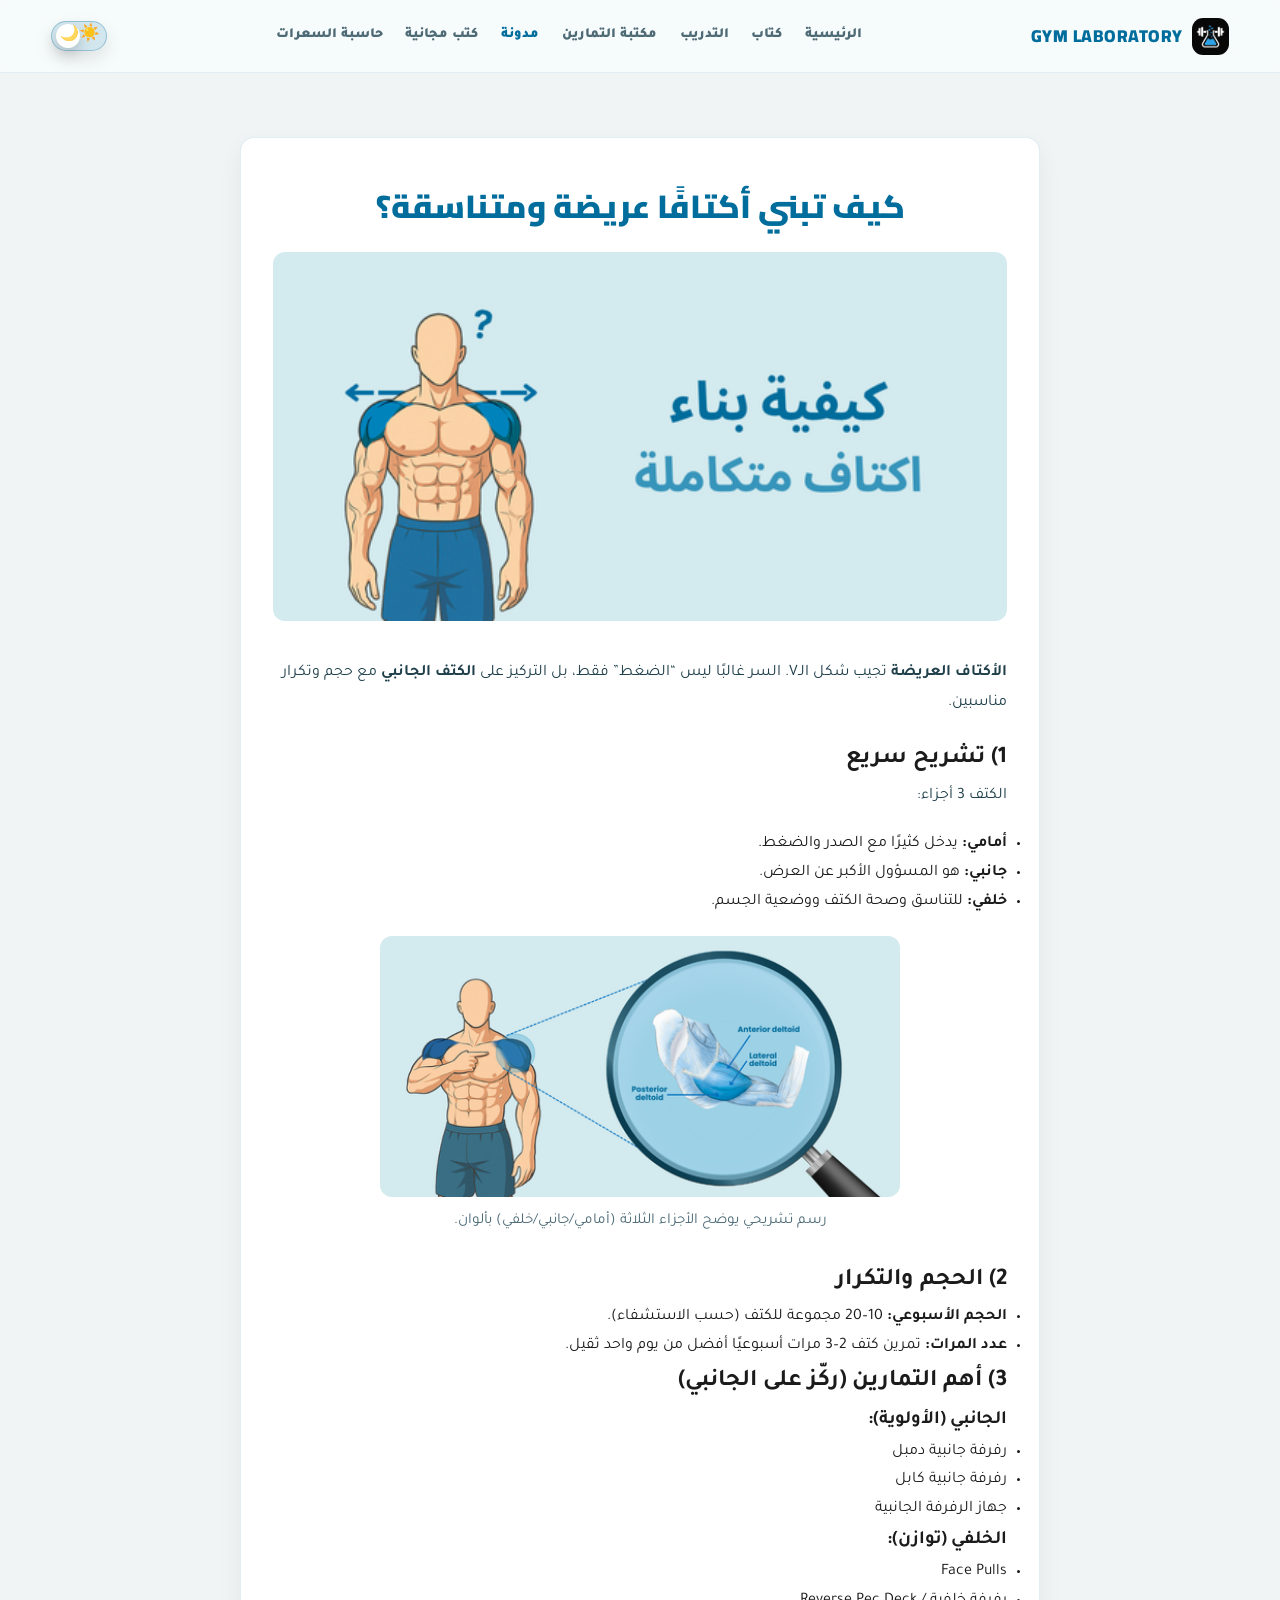
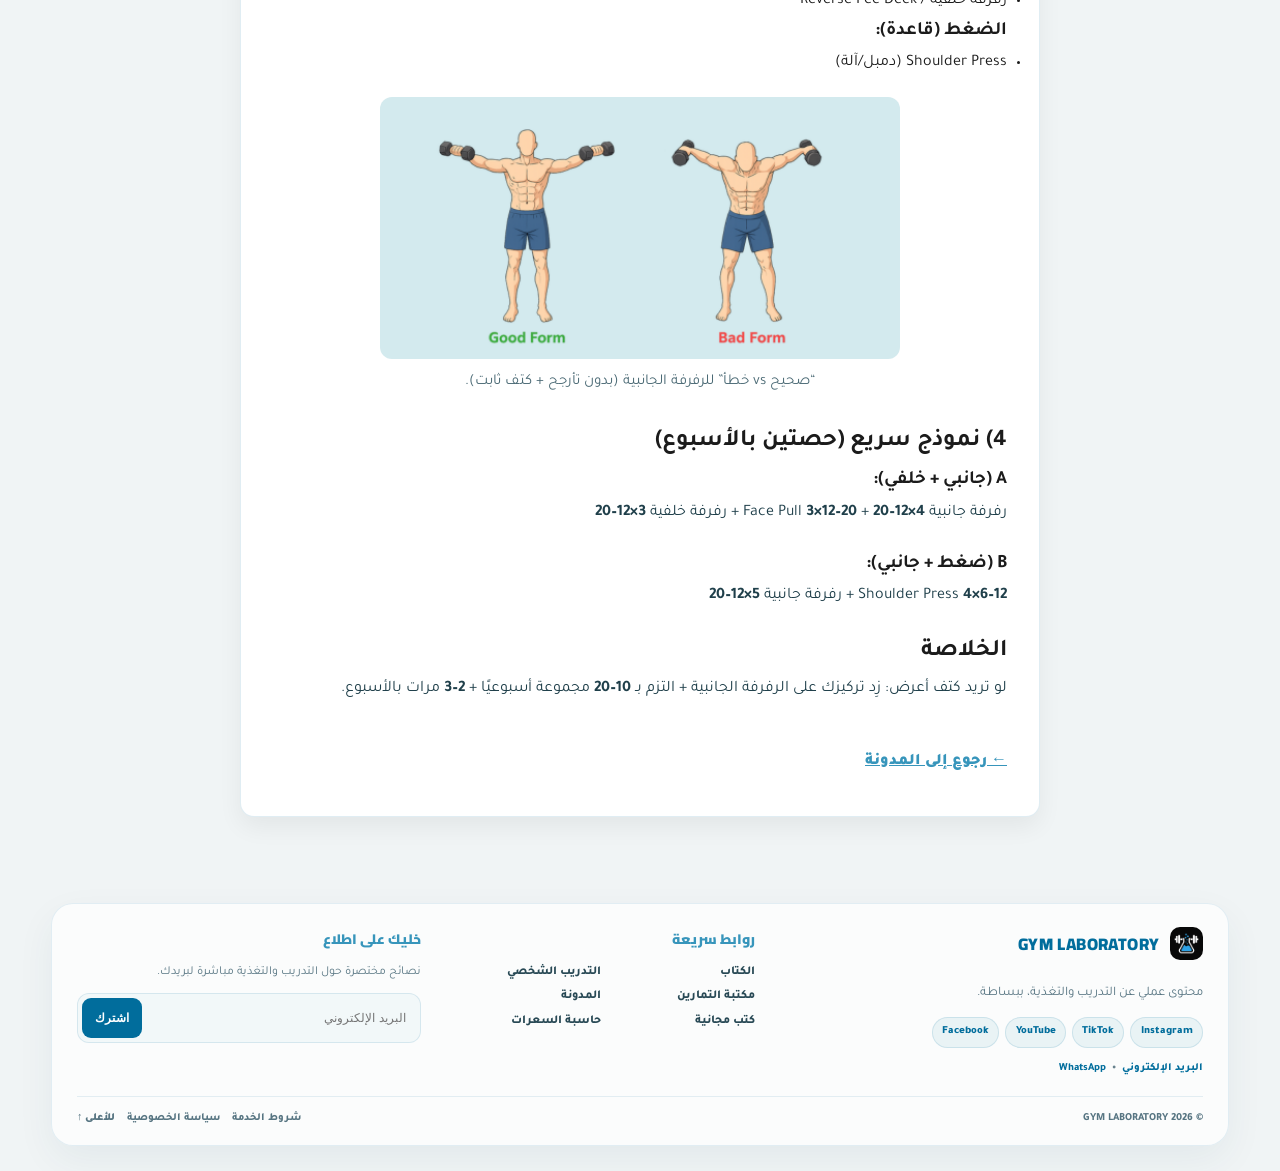
<file: blog1.html>
<!DOCTYPE html>

<html dir="rtl" lang="ar">
<head>
<meta charset="utf-8"/>
<meta content="width=device-width, initial-scale=1.0" name="viewport"/>
<title>GYM LABORATORY – كتاف قوية</title>
<!-- GYM LABORATORY favicon -->
<link href="favicon.ico?v=4" rel="icon" sizes="any"/>
<link href="favicon-32x32.png?v=4" rel="icon" sizes="32x32" type="image/png"/>
<link href="favicon-16x16.png?v=4" rel="icon" sizes="16x16" type="image/png"/>
<link href="apple-touch-icon.png?v=4" rel="apple-touch-icon" sizes="180x180"/>
<!-- Fonts -->
<link href="https://fonts.googleapis.com" rel="preconnect">
<link crossorigin="" href="https://fonts.gstatic.com" rel="preconnect">
<link href="https://fonts.googleapis.com/css2?family=Cairo:wght@400;600;700;800&amp;family=Tajawal:wght@400;500;700&amp;display=swap" rel="stylesheet">
<link href="style.css" rel="stylesheet">
</link></link></link></link><link href="site-shell.css" rel="stylesheet"/><script defer="True" src="site-shell.js"></script></head>
<body>
<div id="top"></div>
<!-- Header -->
<header class="site-header shared-site-header">
<div class="container nav-wrapper">
<a aria-label="GYM LABORATORY - الرئيسية" class="logo home-logo" href="index.html#home">
<img alt="GYM LABORATORY logo" class="site-logo-img" src="images/logo.webp"/>
<span class="logo-wordmark">GYM LABORATORY</span>
</a>
<button aria-controls="mainNav" aria-expanded="false" aria-label="فتح القائمة" class="mobile-menu-toggle" type="button">
<span></span><span></span><span></span>
</button>
<nav aria-label="التنقل" class="nav-menu" id="mainNav">
<a class="nav-link" href="index.html#home">الرئيسية</a>
<a class="nav-link" href="index.html#ebook">كتاب</a>
<a class="nav-link" href="index.html#online">التدريب</a>
<a class="nav-link" href="exercises.html">مكتبة التمارين</a>
<!-- Link to dedicated blog listing page -->
<a class="nav-link" href="blog.html">مدونة</a>
<!-- Link to free guides section -->
<a class="nav-link" href="index.html#free-guides">كتب مجانية</a>
<!-- Link to BMR calculator section -->
<a class="nav-link" href="index.html#bmr">حاسبة السعرات</a>
</nav>
<!-- Dark mode toggle -->
<!-- Dark mode switch -->
<label class="theme-switch theme-switch--floating" title="الوضع الليلي">
<input aria-label="تغيير الوضع" id="themeToggle" type="checkbox"/>
<span aria-hidden="true" class="theme-slider">
<span class="theme-icon theme-icon--sun">☀️</span>
<span class="theme-icon theme-icon--moon">🌙</span>
</span>
</label>
</div>
</header>
<!-- Article content -->
<section class="article-section">
<div class="container">
<div class="article-container">
<h1 class="article-title">كيف تبني أكتافًا عريضة ومتناسقة؟</h1>
<img alt="كتاف قوية" class="article-image" src="images/blog/blog1.webp"/>
<div class="article-body">
<p><strong>الأكتاف العريضة</strong> تجيب شكل الـV. السر غالبًا ليس “الضغط” فقط، بل التركيز على <strong>الكتف الجانبي</strong> مع حجم وتكرار مناسبين.</p>
<h2>1) تشريح سريع</h2>
<p>الكتف 3 أجزاء:</p>
<ul>
<li><strong>أمامي:</strong> يدخل كثيرًا مع الصدر والضغط.</li>
<li><strong>جانبي:</strong> هو المسؤول الأكبر عن العرض.</li>
<li><strong>خلفي:</strong> للتناسق وصحة الكتف ووضعية الجسم.</li>
</ul>
<figure class="article-figure">
<img alt="تشريح الكتف: أمامي/جانبي/خلفي" class="article-image" src="images/blog/shoulder-anatomy.webp"/>
<figcaption>رسم تشريحي يوضح الأجزاء الثلاثة (أمامي/جانبي/خلفي) بألوان.</figcaption>
</figure>
<h2>2) الحجم والتكرار</h2>
<ul>
<li><strong>الحجم الأسبوعي:</strong> 10–20 مجموعة للكتف (حسب الاستشفاء).</li>
<li><strong>عدد المرات:</strong> تمرين كتف 2–3 مرات أسبوعيًا أفضل من يوم واحد ثقيل.</li>
</ul>
<h2>3) أهم التمارين (ركّز على الجانبي)</h2>
<h3>الجانبي (الأولوية):</h3>
<ul>
<li>رفرفة جانبية دمبل</li>
<li>رفرفة جانبية كابل</li>
<li>جهاز الرفرفة الجانبية</li>
</ul>
<h3>الخلفي (توازن):</h3>
<ul>
<li>Face Pulls</li>
<li>رفرفة خلفية / Reverse Pec Deck</li>
</ul>
<h3>الضغط (قاعدة):</h3>
<ul>
<li>Shoulder Press (دمبل/آلة)</li>
</ul>
<figure class="article-figure">
<img alt="الرفرفة الجانبية: صحيح مقابل خطأ" class="article-image" src="images/blog/lateral-raise-correct-vs-wrong.webp"/>
<figcaption>“صحيح vs خطأ” للرفرفة الجانبية (بدون تأرجح + كتف ثابت).</figcaption>
</figure>
<h2>4) نموذج سريع (حصتين بالأسبوع)</h2>
<h3>A (جانبي + خلفي):</h3>
<p>رفرفة جانبية <strong>4×12–20</strong> + Face Pull <strong>3×12–20</strong> + رفرفة خلفية <strong>3×12–20</strong></p>
<h3>B (ضغط + جانبي):</h3>
<p>Shoulder Press <strong>4×6–12</strong> + رفرفة جانبية <strong>5×12–20</strong></p>
<h2>الخلاصة</h2>
<p>لو تريد كتف أعرض: زِد تركيزك على الرفرفة الجانبية + التزم بـ <strong>10–20</strong> مجموعة أسبوعيًا + <strong>2–3</strong> مرات بالأسبوع.</p>
</div>
<a class="back-to-blog" href="blog.html">← رجوع إلى المدونة</a>
</div>
</div>
</section>
<!-- Footer (same as index) -->
<footer class="site-footer site-footer-v3 shared-site-footer">
<div class="container footer-card footer-v3-card">
<div class="footer-v3-main">
<div class="footer-v3-brand">
<a aria-label="GYM LABORATORY" class="footer-v3-logo" href="index.html#top">
<img alt="GYM LABORATORY logo" class="footer-logo-img" src="images/logo.webp"/>
<span>GYM LABORATORY</span>
</a>
<p class="footer-v3-tagline">
              محتوى عملي عن التدريب والتغذية، ببساطة.
            </p>
<div aria-label="حسابات التواصل الاجتماعي" class="footer-v3-social">
<a href="https://www.instagram.com/gym.labooo" rel="noopener" target="_blank">Instagram</a>
<a href="https://www.tiktok.com/@gymlaboo" rel="noopener" target="_blank">TikTok</a>
<a href="https://www.youtube.com/@gymlabo" rel="noopener" target="_blank">YouTube</a>
<a href="https://www.facebook.com/profile.php?id=61576849801264" rel="noopener" target="_blank">Facebook</a>
</div>
<div class="footer-v3-contact">
<a aria-label="نسخ البريد الإلكتروني" data-copy-email="contact.labooo@gmail.com" href="#">البريد الإلكتروني</a>
<span aria-hidden="true">•</span>
<a href="https://wa.me/212657994110" rel="noopener" target="_blank">WhatsApp</a>
</div>
</div>
<nav aria-label="روابط الموقع" class="footer-v3-nav">
<h4>روابط سريعة</h4>
<div class="footer-v3-link-grid">
<a href="index.html#ebook">الكتاب</a>
<a href="index.html#online">التدريب الشخصي</a>
<a href="exercises.html">مكتبة التمارين</a>
<a href="blog.html">المدونة</a>
<a href="index.html#free-guides">كتب مجانية</a>
<a href="index.html#bmr">حاسبة السعرات</a>
</div>
</nav>
<div class="footer-v3-newsletter">
<h4>خليك على اطلاع</h4>
<p>نصائح مختصرة حول التدريب والتغذية مباشرة لبريدك.</p>
<form action="https://docs.google.com/forms/d/e/1FAIpQLSf1J3YBh-Xstf0M2CuExO_WGVY75-u4iBIj2NMQHoWoRmXLrg/formResponse" class="newsletter footer-v3-newsletter-form" method="POST" onsubmit="newsletterSuccess()" target="hidden_iframe">
<input aria-label="البريد الإلكتروني" autocomplete="email" name="entry.364924139" placeholder="البريد الإلكتروني" required="" type="email"/>
<button type="submit">اشترك</button>
</form>
<iframe name="hidden_iframe" style="display:none;"></iframe>
<p class="newsletter-success" id="newsletter-success" style="display:none;"></p>
</div>
</div>
<div class="footer-bottom footer-v3-bottom">
<span>© 2026 GYM LABORATORY</span>
<div class="footer-v3-legal">
<a href="#" id="terms-link">شروط الخدمة</a>
<a href="#" id="privacy-link">سياسة الخصوصية</a>
<a class="footer-backtop" href="index.html#top">للأعلى ↑</a>
</div>
</div>
</div>
</footer>
<!-- Legal modal overlay and container (updated to match exercises.html) -->
<div class="legal-modal-overlay" id="legalOverlay" style="display: none;"></div>
<div class="legal-modal" id="legalModal" style="display: none;">
<div class="legal-modal-content">
<span class="legal-close" id="legalCloseBtn">×</span>
<h3 id="legalModalTitle"></h3>
<div class="legal-modal-body" id="legalModalBody"></div>
</div>
</div>
<!-- Hidden detailed legal content for Terms of Service and Privacy Policy -->
<div id="terms-content" style="display:none;">
<p><strong>آخر تحديث:</strong> 07 يناير 2026</p>
<p>مرحباً بك في موقع GYM LABORATORY. باستخدامك لهذا الموقع أو أي من خدماته، فإنك تقرّ بأنك قرأت وفهمت ووافقت على هذه الشروط والأحكام.</p>
<p><strong>1) التعريفات</strong></p>
<p><strong>الموقع:</strong> منصة GYM LABORATORY والمحتوى المرتبط بها.</p>
<p><strong>الخدمات:</strong> تشمل المحتوى التعليمي، مكتبة التمارين، المدونة، حاسبة السعرات، التدريب أونلاين، والكتب الرقمية (E‑book).</p>
<p><strong>المستخدم:</strong> كل شخص يقوم بزيارة الموقع أو استخدام أي خدمة.</p>
<p><strong>المحتوى:</strong> كل النصوص، الصور، البرامج التدريبية، المقالات، الفيديوهات، التمارين، والمواد التعليمية المتاحة على الموقع.</p>
<p><strong>2) قبول الشروط</strong><br/>باستخدامك للموقع، أنت توافق على الالتزام بهذه الشروط. إذا كنت لا توافق عليها، يجب عليك التوقف عن استخدام الموقع والخدمات فوراً.</p>
<p><strong>3) طبيعة الخدمات وعدم ضمان النتائج</strong><br/>يقدم موقع GYM LABORATORY محتوى تعليمي وإرشادي في مجال اللياقة والتغذية، ولكن:<br/>النتائج تختلف من شخص لآخر حسب الالتزام، العمر، الجينات، الحالة الصحية، نمط الحياة، وغيرها.<br/>أي توصيات أو برامج تعتبر توجيهاً عاماً أو مبنية على البيانات المقدمة منك في التدريب الخاص.</p>
<p><strong>4) التحذير الصحي والمسؤولية الطبية (مهم جداً)</strong><br/>الموقع ليس بديلاً عن الطبيب أو المختص الصحي. باستخدامك لخدماتنا، أنت تقرّ وتوافق على ما يلي:<br/>إذا كنت تعاني من أي مرض أو مشكلة صحية (مثل أمراض القلب، الضغط، السكري، إصابات، أو أي حالة طبية) فيجب عليك استشارة طبيبك قبل البدء بأي برنامج أو تمرين أو تغيير غذائي.<br/>أنت تستخدم محتوى الموقع والخدمات على مسؤوليتك الشخصية.<br/>لا نتحمل أي مسؤولية عن إصابات أو أضرار ناتجة عن سوء التطبيق أو عدم استشارة مختص أو استخدام غير مناسب للمعلومات.</p>
<p><strong>5) الكتب الرقمية والتدريب الأونلاين</strong><br/>قد نوفر منتجات وخدمات رقمية مثل:<br/>كتاب إلكتروني (E‑book)<br/>تدريب شخصي/برنامج تدريبي أونلاين<br/>وعليه:<br/>تعتبر هذه الخدمات رقمية وغير ملموسة.<br/>بعد تسليم/إرسال المنتج أو البرنامج للمستخدم، لا يمكن ضمان استرجاعه لأنه محتوى رقمي.</p>
<p><strong>6) الدفع وطرق الدفع</strong><br/>قد يتم قبول الدفع عبر: PayPal، تحويل بنكي، Western Union (وقد تضاف طرق أخرى مستقبلاً).<br/>المستخدم مسؤول عن إدخال البيانات الصحيحة أثناء الدفع وتحمل رسوم التحويل إن وجدت.</p>
<p><strong>7) سياسة الاسترجاع (Refund Policy)</strong><br/>في الوقت الحالي، لا نقدم سياسة استرجاع واضحة بسبب طبيعة المحتوى الرقمي والخدمات الأونلاين. ومع ذلك، قد يتم النظر في أي طلب في ظروف استثنائية حسب تقديرنا.</p>
<p><strong>8) حقوق الملكية الفكرية</strong><br/>جميع المحتويات الموجودة على موقع GYM LABORATORY (المقالات، البرامج، التصميم، النصوص، الصور…) هي ملك للموقع. لا يحق نسخ المحتوى أو إعادة نشره أو بيعه دون إذن. يسمح باستخدام النصائح والمعلومات لأغراض شخصية أو تعليمية بهدف نشر الوعي وتحسين مستوى اللياقة في المغرب والعالم العربي، بشرط عدم نسب المحتوى لنفسك أو استخدامه تجارياً.</p>
<p><strong>9) الاستخدام الممنوع</strong><br/>يمنع على المستخدم استخدام المحتوى في أغراض تجارية دون إذن؛ أو إرسال بيانات أو رسائل مزعجة أو ضارة.</p>
<p><strong>10) روابط خارجية</strong><br/>قد يحتوي الموقع على روابط لمنصات أخرى مثل Instagram، TikTok، YouTube. نحن غير مسؤولين عن محتوى أو سياسات تلك المواقع.</p>
<p><strong>11) تحديث الشروط</strong><br/>نحتفظ بحق تعديل شروط الخدمة في أي وقت. يعتبر استمرار استخدامك للموقع بعد التحديث موافقة ضمنية على الشروط الجديدة.</p>
<p><strong>12) التواصل والدعم</strong><br/>لأي استفسار أو طلب متعلق بالخدمات، يمكنك التواصل معنا عبر البريد الإلكتروني:<br/>📩 contact.labooo@gmail.com<br/>مدة الرد المتوقعة: من 24 إلى 72 ساعة.</p>
</div>
<div id="privacy-content" style="display:none;">
<p><strong>آخر تحديث:</strong> 07 يناير 2026</p>
<p>نحن في GYM LABORATORY نحترم خصوصيتك ونلتزم بحماية بياناتك. توضح هذه السياسة ما نقوم بجمعه من معلومات وكيفية استخدامه.</p>
<p><strong>1) المعلومات التي نجمعها</strong></p>
<p>نقوم بجمع الحد الأدنى من البيانات فقط، مثل:</p>
<p><strong>أ) البريد الإلكتروني (Newsletter)</strong><br/>عند اشتراكك في النشرة البريدية، قد نجمع البريد الإلكتروني فقط. ويستخدم ذلك لإرسال نصائح حول التغذية والتمارين وتحديثات حول المقالات والمحتوى الجديد.</p>
<p><strong>ب) بيانات التدريب الأونلاين (Coaching)</strong><br/>عند ملء استمارة التدريب، قد تقدم معلومات مثل الهدف، الطول والوزن، العمر، مستوى النشاط، معلومات حول التغذية والتمارين، معلومات صحية إن قمت بذكرها. ⚠️ هذه المعلومات تستخدم فقط لتصميم برنامج مناسب لك.</p>
<p><strong>2) كيف نستخدم بياناتك</strong><br/>نستخدم بياناتك فقط من أجل تقديم خدمات التدريب وبرامج التغذية، إرسال النشرة البريدية لمن وافق عليها، التواصل معك بخصوص خدماتنا.</p>
<p><strong>3) عدم مشاركة البيانات</strong><br/>نحن لا نبيع ولا نشارك بياناتك الشخصية مع أي طرف ثالث؛ بياناتك تظل خاصة وسرية. قد تكون هناك مشاركة تقنية فقط عند الدفع (مثل PayPal أو التحويل البنكي) لأن تلك الخدمات تحتاج بيانات الدفع لإتمام المعاملة.</p>
<p><strong>4) حماية البيانات</strong><br/>نلتزم باتخاذ إجراءات أمنية مناسبة لحماية بياناتك من الوصول غير المصرح به أو التسريب أو التعديل.</p>
<p><strong>5) ملفات تعريف الارتباط (Cookies)</strong><br/>قد يستخدم الموقع ملفات تعريف ارتباط (Cookies) لتحسين تجربة المستخدم، مثل تذكر الوضع الليلي (Dark Mode) وتحسين أداء الموقع.</p>
<p><strong>6) حقوق المستخدم</strong><br/>يمكنك طلب حذف بريدك من النشرة البريدية في أي وقت، وطلب حذف معلوماتك المتعلقة بالتدريب من خلال مراسلتنا.</p>
<p><strong>7) تحديث السياسة</strong><br/>قد نقوم بتحديث سياسة الخصوصية عند إضافة خدمات أو ميزات جديدة (مثل الحسابات مستقبلاً). سيتم نشر أي تحديث على هذه الصفحة.</p>
<p><strong>8) التواصل</strong><br/>لأي طلب متعلق بالخصوصية أو البيانات: 📩 contact.labooo@gmail.com<br/>وسيتم الرد خلال 24 إلى 72 ساعة.</p>
</div>
<!-- Dark mode, newsletter and back to top scripts -->
<script>
      // Newsletter success handler function to show a thank you message after form submission.
      function newsletterSuccess() {
        const msgEl = document.getElementById('newsletter-success');
        if (msgEl) {
          msgEl.textContent = 'شكراً على الاشتراك!';
          msgEl.style.display = 'block';
          setTimeout(() => {
            msgEl.style.display = 'none';
          }, 4000);
        }
      }

      document.addEventListener("DOMContentLoaded", () => {
        const toggle = document.getElementById("themeToggle");
        const saved = localStorage.getItem("theme");
        const startDark =
          saved === "dark" ||
          (!saved && window.matchMedia("(prefers-color-scheme: dark)").matches);
        document.body.classList.toggle("dark", startDark);
        toggle.checked = startDark;
        toggle.addEventListener("change", () => {
          const isDark = toggle.checked;
          document.body.classList.toggle("dark", isDark);
          localStorage.setItem("theme", isDark ? "dark" : "light");
        });

        // Newsletter form submission is handled by Google Form. The thank-you
        // message is displayed by the newsletterSuccess() handler on submit.

        const backBtn = document.createElement('button');
        backBtn.className = 'back-to-top';
        backBtn.setAttribute('aria-label', 'عودة للأعلى');
        backBtn.innerHTML = '↑';
        document.body.appendChild(backBtn);
        backBtn.addEventListener('click', () => {
          window.scrollTo({ top: 0, behavior: 'smooth' });
        });
        window.addEventListener('scroll', () => {
          if (window.scrollY > 400) backBtn.classList.add('show');
          else backBtn.classList.remove('show');
        });
      });
    </script>
<!-- Script to copy email address to clipboard and display toast -->
<script>
      document.addEventListener('DOMContentLoaded', function () {
        const emailIcons = document.querySelectorAll('a[data-copy-email]');
        emailIcons.forEach(function (icon) {
          icon.addEventListener('click', function (ev) {
            ev.preventDefault();
            const mail = icon.getAttribute('data-copy-email');
            if (!mail) return;
            navigator.clipboard.writeText(mail).then(function () {
              const existing = document.querySelector('.email-copy-toast');
              if (existing) existing.remove();
              const toast = document.createElement('div');
              toast.className = 'email-copy-toast';
              toast.textContent = 'تم نسخ البريد الإلكتروني!';
              document.body.appendChild(toast);
              setTimeout(function () {
                toast.remove();
              }, 3000);
            });
          });
        });
      });
    </script>
<!-- Additional script for legal modals and newsletter -->
<script>
      document.addEventListener('DOMContentLoaded', function() {
        const legalOverlay = document.getElementById('legalOverlay');
        const legalModal = document.getElementById('legalModal');
        const legalModalTitle = document.getElementById('legalModalTitle');
        const legalModalBody = document.getElementById('legalModalBody');
        const legalCloseBtn = document.getElementById('legalCloseBtn');
        function showLegal(title, html) {
          if (legalModalTitle) legalModalTitle.textContent = title;
          if (legalModalBody) legalModalBody.innerHTML = html;
          if (legalOverlay) legalOverlay.style.display = 'flex';
          if (legalModal) legalModal.style.display = 'block';
        }
        const termsLink = document.getElementById('terms-link');
        const privacyLink = document.getElementById('privacy-link');
        if (termsLink) {
          termsLink.addEventListener('click', function(e) {
            e.preventDefault();
            const termsEl = document.getElementById('terms-content');
            const htmlContent = termsEl ? termsEl.innerHTML : '';
            showLegal('شروط الخدمة', htmlContent);
          });
        }
        if (privacyLink) {
          privacyLink.addEventListener('click', function(e) {
            e.preventDefault();
            const privacyEl = document.getElementById('privacy-content');
            const htmlContent = privacyEl ? privacyEl.innerHTML : '';
            showLegal('سياسة الخصوصية', htmlContent);
          });
        }
        if (legalCloseBtn) {
          legalCloseBtn.addEventListener('click', function() {
            if (legalOverlay) legalOverlay.style.display = 'none';
            if (legalModal) legalModal.style.display = 'none';
          });
        }
        if (legalOverlay) {
          legalOverlay.addEventListener('click', function() {
            legalOverlay.style.display = 'none';
            legalModal.style.display = 'none';
          });
        }
        // Newsletter form submission is handled by Google Form. No client-side interception needed here.
      });
    </script>
</body>
</html>
</file>
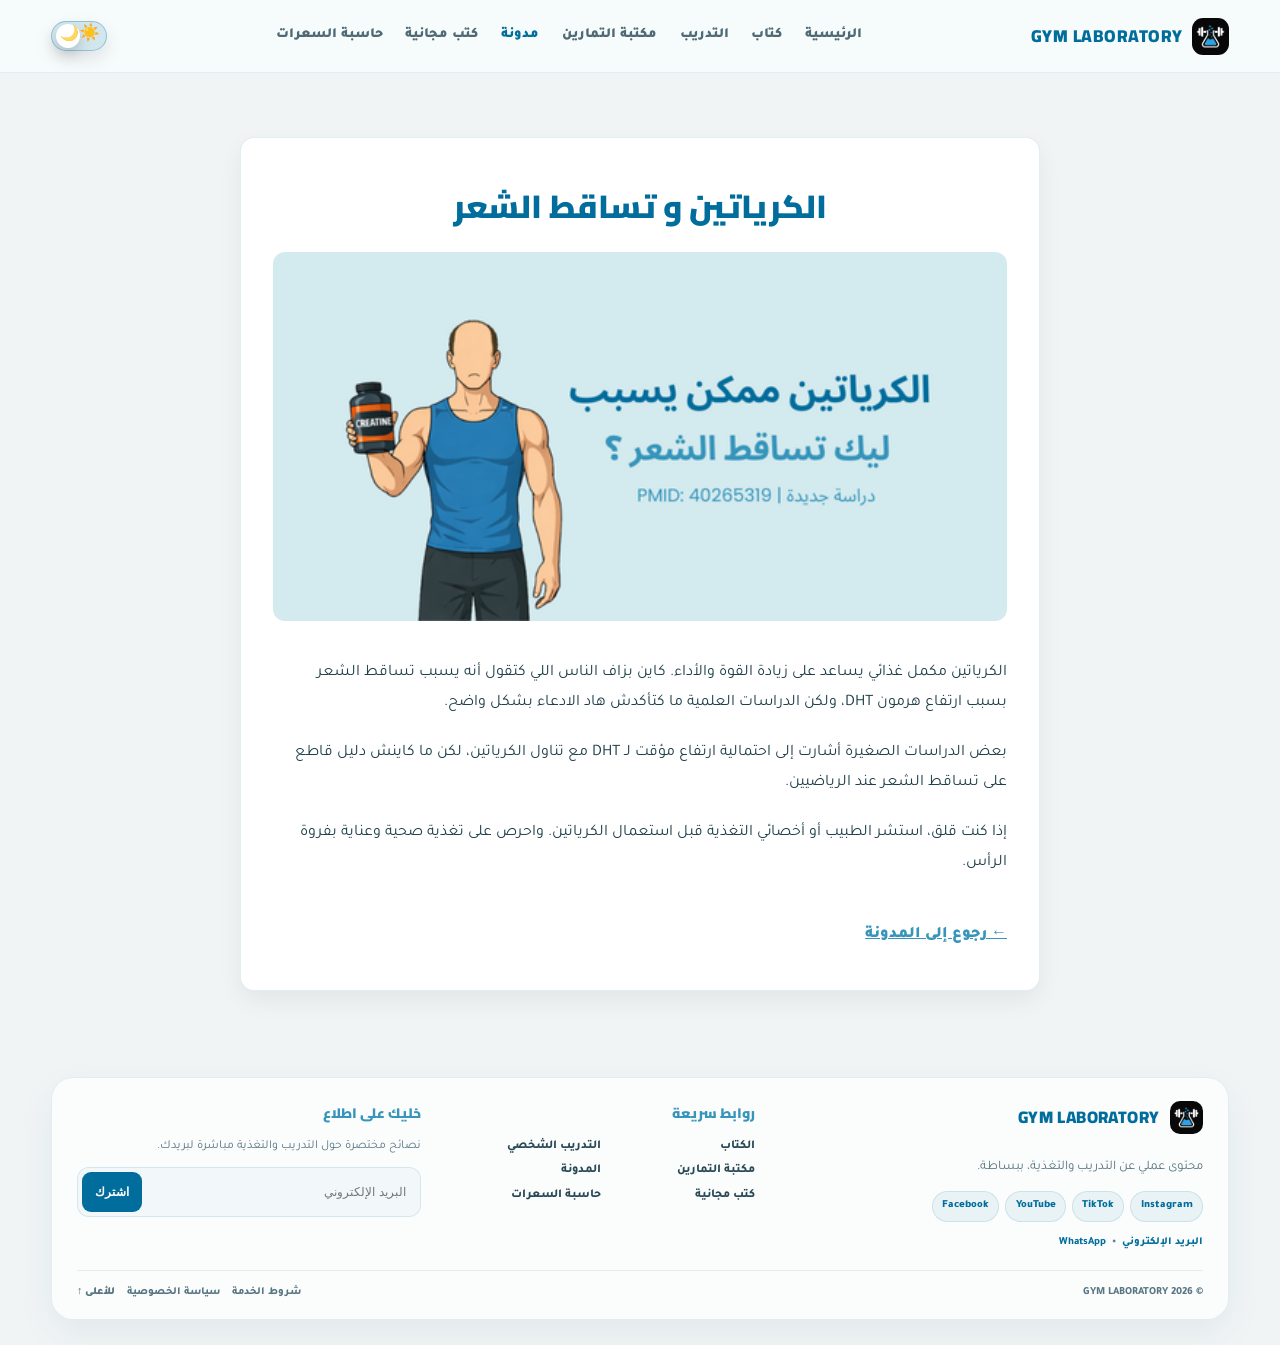
<file: blog2.html>
<!DOCTYPE html>

<html dir="rtl" lang="ar">
<head>
<meta charset="utf-8"/>
<meta content="width=device-width, initial-scale=1.0" name="viewport"/>
<title>GYM LABORATORY – الكرياتين و تساقط الشعر</title>
<!-- GYM LABORATORY favicon -->
<link href="favicon.ico?v=4" rel="icon" sizes="any"/>
<link href="favicon-32x32.png?v=4" rel="icon" sizes="32x32" type="image/png"/>
<link href="favicon-16x16.png?v=4" rel="icon" sizes="16x16" type="image/png"/>
<link href="apple-touch-icon.png?v=4" rel="apple-touch-icon" sizes="180x180"/>
<!-- Fonts -->
<link href="https://fonts.googleapis.com" rel="preconnect">
<link crossorigin="" href="https://fonts.gstatic.com" rel="preconnect">
<link href="https://fonts.googleapis.com/css2?family=Cairo:wght@400;600;700;800&amp;family=Tajawal:wght@400;500;700&amp;display=swap" rel="stylesheet">
<link href="style.css" rel="stylesheet">
</link></link></link></link><link href="site-shell.css" rel="stylesheet"/><script defer="True" src="site-shell.js"></script></head>
<body>
<div id="top"></div>
<!-- Header -->
<header class="site-header shared-site-header">
<div class="container nav-wrapper">
<a aria-label="GYM LABORATORY - الرئيسية" class="logo home-logo" href="index.html#home">
<img alt="GYM LABORATORY logo" class="site-logo-img" src="images/logo.webp"/>
<span class="logo-wordmark">GYM LABORATORY</span>
</a>
<button aria-controls="mainNav" aria-expanded="false" aria-label="فتح القائمة" class="mobile-menu-toggle" type="button">
<span></span><span></span><span></span>
</button>
<nav aria-label="التنقل" class="nav-menu" id="mainNav">
<a class="nav-link" href="index.html#home">الرئيسية</a>
<a class="nav-link" href="index.html#ebook">كتاب</a>
<a class="nav-link" href="index.html#online">التدريب</a>
<a class="nav-link" href="exercises.html">مكتبة التمارين</a>
<!-- Link to dedicated blog listing page -->
<a class="nav-link" href="blog.html">مدونة</a>
<!-- Link to free guides section -->
<a class="nav-link" href="index.html#free-guides">كتب مجانية</a>
<!-- Link to BMR calculator section -->
<a class="nav-link" href="index.html#bmr">حاسبة السعرات</a>
</nav>
<!-- Dark mode toggle -->
<!-- Dark mode switch -->
<label class="theme-switch theme-switch--floating" title="الوضع الليلي">
<input aria-label="تغيير الوضع" id="themeToggle" type="checkbox"/>
<span aria-hidden="true" class="theme-slider">
<span class="theme-icon theme-icon--sun">☀️</span>
<span class="theme-icon theme-icon--moon">🌙</span>
</span>
</label>
</div>
</header>
<!-- Article content -->
<section class="article-section">
<div class="container">
<div class="article-container">
<h1 class="article-title">الكرياتين و تساقط الشعر</h1>
<img alt="الكرياتين و تساقط الشعر" class="article-image" src="images/blog/blog2.webp"/>
<div class="article-body">
<p>
              الكرياتين مكمل غذائي يساعد على زيادة القوة والأداء. كاين بزاف الناس اللي كتقول أنه
              يسبب تساقط الشعر بسبب ارتفاع هرمون DHT، ولكن الدراسات العلمية ما كتأكدش هاد الادعاء
              بشكل واضح.
            </p>
<p>
              بعض الدراسات الصغيرة أشارت إلى احتمالية ارتفاع مؤقت لـ DHT مع تناول الكرياتين، لكن ما
              كاينش دليل قاطع على تساقط الشعر عند الرياضيين.
            </p>
<p>
              إذا كنت قلق، استشر الطبيب أو أخصائي التغذية قبل استعمال الكرياتين. واحرص على تغذية
              صحية وعناية بفروة الرأس.
            </p>
</div>
<a class="back-to-blog" href="blog.html">← رجوع إلى المدونة</a>
</div>
</div>
</section>
<!-- Footer -->
<footer class="site-footer site-footer-v3 shared-site-footer">
<div class="container footer-card footer-v3-card">
<div class="footer-v3-main">
<div class="footer-v3-brand">
<a aria-label="GYM LABORATORY" class="footer-v3-logo" href="index.html#top">
<img alt="GYM LABORATORY logo" class="footer-logo-img" src="images/logo.webp"/>
<span>GYM LABORATORY</span>
</a>
<p class="footer-v3-tagline">
              محتوى عملي عن التدريب والتغذية، ببساطة.
            </p>
<div aria-label="حسابات التواصل الاجتماعي" class="footer-v3-social">
<a href="https://www.instagram.com/gym.labooo" rel="noopener" target="_blank">Instagram</a>
<a href="https://www.tiktok.com/@gymlaboo" rel="noopener" target="_blank">TikTok</a>
<a href="https://www.youtube.com/@gymlabo" rel="noopener" target="_blank">YouTube</a>
<a href="https://www.facebook.com/profile.php?id=61576849801264" rel="noopener" target="_blank">Facebook</a>
</div>
<div class="footer-v3-contact">
<a aria-label="نسخ البريد الإلكتروني" data-copy-email="contact.labooo@gmail.com" href="#">البريد الإلكتروني</a>
<span aria-hidden="true">•</span>
<a href="https://wa.me/212657994110" rel="noopener" target="_blank">WhatsApp</a>
</div>
</div>
<nav aria-label="روابط الموقع" class="footer-v3-nav">
<h4>روابط سريعة</h4>
<div class="footer-v3-link-grid">
<a href="index.html#ebook">الكتاب</a>
<a href="index.html#online">التدريب الشخصي</a>
<a href="exercises.html">مكتبة التمارين</a>
<a href="blog.html">المدونة</a>
<a href="index.html#free-guides">كتب مجانية</a>
<a href="index.html#bmr">حاسبة السعرات</a>
</div>
</nav>
<div class="footer-v3-newsletter">
<h4>خليك على اطلاع</h4>
<p>نصائح مختصرة حول التدريب والتغذية مباشرة لبريدك.</p>
<form action="https://docs.google.com/forms/d/e/1FAIpQLSf1J3YBh-Xstf0M2CuExO_WGVY75-u4iBIj2NMQHoWoRmXLrg/formResponse" class="newsletter footer-v3-newsletter-form" method="POST" onsubmit="newsletterSuccess()" target="hidden_iframe">
<input aria-label="البريد الإلكتروني" autocomplete="email" name="entry.364924139" placeholder="البريد الإلكتروني" required="" type="email"/>
<button type="submit">اشترك</button>
</form>
<iframe name="hidden_iframe" style="display:none;"></iframe>
<p class="newsletter-success" id="newsletter-success" style="display:none;"></p>
</div>
</div>
<div class="footer-bottom footer-v3-bottom">
<span>© 2026 GYM LABORATORY</span>
<div class="footer-v3-legal">
<a href="#" id="terms-link">شروط الخدمة</a>
<a href="#" id="privacy-link">سياسة الخصوصية</a>
<a class="footer-backtop" href="index.html#top">للأعلى ↑</a>
</div>
</div>
</div>
</footer>
<!-- Legal modal overlay and container -->
<div class="legal-modal-overlay" id="legalOverlay" style="display: none;"></div>
<div class="legal-modal" id="legalModal" style="display: none;">
<div class="legal-modal-content">
<span class="legal-close" id="legalCloseBtn">×</span>
<h3 id="legalModalTitle"></h3>
<div class="legal-modal-body" id="legalModalBody"></div>
</div>
</div>
<!-- Hidden detailed legal content for Terms of Service and Privacy Policy -->
<div id="terms-content" style="display:none;">
<p><strong>آخر تحديث:</strong> 07 يناير 2026</p>
<p>مرحباً بك في موقع GYM LABORATORY. باستخدامك لهذا الموقع أو أي من خدماته، فإنك تقرّ بأنك قرأت وفهمت ووافقت على هذه الشروط والأحكام.</p>
<p><strong>1) التعريفات</strong></p>
<p><strong>الموقع:</strong> منصة GYM LABORATORY والمحتوى المرتبط بها.</p>
<p><strong>الخدمات:</strong> تشمل المحتوى التعليمي، مكتبة التمارين، المدونة، حاسبة السعرات، التدريب أونلاين، والكتب الرقمية (E‑book).</p>
<p><strong>المستخدم:</strong> كل شخص يقوم بزيارة الموقع أو استخدام أي خدمة.</p>
<p><strong>المحتوى:</strong> كل النصوص، الصور، البرامج التدريبية، المقالات، الفيديوهات، التمارين، والمواد التعليمية المتاحة على الموقع.</p>
<p><strong>2) قبول الشروط</strong><br/>باستخدامك للموقع، أنت توافق على الالتزام بهذه الشروط. إذا كنت لا توافق عليها، يجب عليك التوقف عن استخدام الموقع والخدمات فوراً.</p>
<p><strong>3) طبيعة الخدمات وعدم ضمان النتائج</strong><br/>يقدم موقع GYM LABORATORY محتوى تعليمي وإرشادي في مجال اللياقة والتغذية، ولكن:<br/>النتائج تختلف من شخص لآخر حسب الالتزام، العمر، الجينات، الحالة الصحية، نمط الحياة، وغيرها.<br/>أي توصيات أو برامج تعتبر توجيهاً عاماً أو مبنية على البيانات المقدمة منك في التدريب الخاص.</p>
<p><strong>4) التحذير الصحي والمسؤولية الطبية (مهم جداً)</strong><br/>الموقع ليس بديلاً عن الطبيب أو المختص الصحي. باستخدامك لخدماتنا، أنت تقرّ وتوافق على ما يلي:<br/>إذا كنت تعاني من أي مرض أو مشكلة صحية (مثل أمراض القلب، الضغط، السكري، إصابات، أو أي حالة طبية) فيجب عليك استشارة طبيبك قبل البدء بأي برنامج أو تمرين أو تغيير غذائي.<br/>أنت تستخدم محتوى الموقع والخدمات على مسؤوليتك الشخصية.<br/>لا نتحمل أي مسؤولية عن إصابات أو أضرار ناتجة عن سوء التطبيق أو عدم استشارة مختص أو استخدام غير مناسب للمعلومات.</p>
<p><strong>5) الكتب الرقمية والتدريب الأونلاين</strong><br/>قد نوفر منتجات وخدمات رقمية مثل:<br/>كتاب إلكتروني (E‑book)<br/>تدريب شخصي/برنامج تدريبي أونلاين<br/>وعليه:<br/>تعتبر هذه الخدمات رقمية وغير ملموسة.<br/>بعد تسليم/إرسال المنتج أو البرنامج للمستخدم، لا يمكن ضمان استرجاعه لأنه محتوى رقمي.</p>
<p><strong>6) الدفع وطرق الدفع</strong><br/>قد يتم قبول الدفع عبر: PayPal، تحويل بنكي، Western Union (وقد تضاف طرق أخرى مستقبلاً).<br/>المستخدم مسؤول عن إدخال البيانات الصحيحة أثناء الدفع وتحمل رسوم التحويل إن وجدت.</p>
<p><strong>7) سياسة الاسترجاع (Refund Policy)</strong><br/>في الوقت الحالي، لا نقدم سياسة استرجاع واضحة بسبب طبيعة المحتوى الرقمي والخدمات الأونلاين. ومع ذلك، قد يتم النظر في أي طلب في ظروف استثنائية حسب تقديرنا.</p>
<p><strong>8) حقوق الملكية الفكرية</strong><br/>جميع المحتويات الموجودة على موقع GYM LABORATORY (المقالات، البرامج، التصميم، النصوص، الصور…) هي ملك للموقع. لا يحق نسخ المحتوى أو إعادة نشره أو بيعه دون إذن. يسمح باستخدام النصائح والمعلومات لأغراض شخصية أو تعليمية بهدف نشر الوعي وتحسين مستوى اللياقة في المغرب والعالم العربي، بشرط عدم نسب المحتوى لنفسك أو استخدامه تجارياً.</p>
<p><strong>9) الاستخدام الممنوع</strong><br/>يمنع على المستخدم استخدام المحتوى في أغراض تجارية دون إذن؛ أو إرسال بيانات أو رسائل مزعجة أو ضارة.</p>
<p><strong>10) روابط خارجية</strong><br/>قد يحتوي الموقع على روابط لمنصات أخرى مثل Instagram، TikTok، YouTube. نحن غير مسؤولين عن محتوى أو سياسات تلك المواقع.</p>
<p><strong>11) تحديث الشروط</strong><br/>نحتفظ بحق تعديل شروط الخدمة في أي وقت. يعتبر استمرار استخدامك للموقع بعد التحديث موافقة ضمنية على الشروط الجديدة.</p>
<p><strong>12) التواصل والدعم</strong><br/>لأي استفسار أو طلب متعلق بالخدمات، يمكنك التواصل معنا عبر البريد الإلكتروني:<br/>📩 contact.labooo@gmail.com<br/>مدة الرد المتوقعة: من 24 إلى 72 ساعة.</p>
</div>
<div id="privacy-content" style="display:none;">
<p><strong>آخر تحديث:</strong> 07 يناير 2026</p>
<p>نحن في GYM LABORATORY نحترم خصوصيتك ونلتزم بحماية بياناتك. توضح هذه السياسة ما نقوم بجمعه من معلومات وكيفية استخدامها.</p>
<p><strong>1) المعلومات التي نجمعها</strong></p>
<p>نقوم بجمع الحد الأدنى من البيانات فقط، مثل:</p>
<p><strong>أ) البريد الإلكتروني (Newsletter)</strong><br/>عند اشتراكك في النشرة البريدية، قد نجمع البريد الإلكتروني فقط. ويستخدم ذلك لإرسال نصائح حول التغذية والتمارين وتحديثات حول المقالات والمحتوى الجديد.</p>
<p><strong>ب) بيانات التدريب الأونلاين (Coaching)</strong><br/>عند ملء استمارة التدريب، قد تقدم معلومات مثل الهدف، الطول والوزن، العمر، مستوى النشاط، معلومات حول التغذية والتمارين، معلومات صحية إن قمت بذكرها. ⚠️ هذه المعلومات تستخدم فقط لتصميم برنامج مناسب لك.</p>
<p><strong>2) كيف نستخدم بياناتك</strong><br/>نستخدم بياناتك فقط من أجل تقديم خدمات التدريب وبرامج التغذية، إرسال النشرة البريدية لمن وافق عليها، التواصل معك بخصوص خدماتنا.</p>
<p><strong>3) عدم مشاركة البيانات</strong><br/>نحن لا نبيع ولا نشارك بياناتك الشخصية مع أي طرف ثالث؛ بياناتك تظل خاصة وسرية. قد تكون هناك مشاركة تقنية فقط عند الدفع (مثل PayPal أو التحويل البنكي) لأن تلك الخدمات تحتاج بيانات الدفع لإتمام المعاملة.</p>
<p><strong>4) حماية البيانات</strong><br/>نلتزم باتخاذ إجراءات أمنية مناسبة لحماية بياناتك من الوصول غير المصرح به أو التسريب أو التعديل.</p>
<p><strong>5) ملفات تعريف الارتباط (Cookies)</strong><br/>قد يستخدم الموقع ملفات تعريف ارتباط (Cookies) لتحسين تجربة المستخدم، مثل تذكر الوضع الليلي (Dark Mode) وتحسين أداء الموقع.</p>
<p><strong>6) حقوق المستخدم</strong><br/>يمكنك طلب حذف بريدك من النشرة البريدية في أي وقت، وطلب حذف معلوماتك المتعلقة بالتدريب من خلال مراسلتنا.</p>
<p><strong>7) تحديث السياسة</strong><br/>قد نقوم بتحديث سياسة الخصوصية عند إضافة خدمات أو ميزات جديدة (مثل الحسابات مستقبلاً). سيتم نشر أي تحديث على هذه الصفحة.</p>
<p><strong>8) التواصل</strong><br/>لأي طلب متعلق بالخصوصية أو البيانات: 📩 contact.labooo@gmail.com<br/>وسيتم الرد خلال 24 إلى 72 ساعة.</p>
</div>
<!-- Scripts -->
<script>
      // Newsletter success handler function to show a thank you message after form submission.
      function newsletterSuccess() {
        const msgEl = document.getElementById('newsletter-success');
        if (msgEl) {
          msgEl.textContent = 'شكراً على الاشتراك!';
          msgEl.style.display = 'block';
          setTimeout(() => {
            msgEl.style.display = 'none';
          }, 4000);
        }
      }

      document.addEventListener("DOMContentLoaded", () => {
        const toggle = document.getElementById("themeToggle");
        const saved = localStorage.getItem("theme");
        const startDark =
          saved === "dark" ||
          (!saved && window.matchMedia("(prefers-color-scheme: dark)").matches);
        document.body.classList.toggle("dark", startDark);
        toggle.checked = startDark;
        toggle.addEventListener("change", () => {
          const isDark = toggle.checked;
          document.body.classList.toggle("dark", isDark);
          localStorage.setItem("theme", isDark ? "dark" : "light");
        });
        // Newsletter form submission is handled by Google Form. The thank-you
        // message is displayed by the newsletterSuccess() handler on submit.
        const backBtn = document.createElement('button');
        backBtn.className = 'back-to-top';
        backBtn.setAttribute('aria-label', 'عودة للأعلى');
        backBtn.innerHTML = '↑';
        document.body.appendChild(backBtn);
        backBtn.addEventListener('click', () => {
          window.scrollTo({ top: 0, behavior: 'smooth' });
        });
        window.addEventListener('scroll', () => {
          if (window.scrollY > 400) backBtn.classList.add('show');
          else backBtn.classList.remove('show');
        });
      });
    </script>
<!-- Script to copy email address to clipboard and display toast -->
<script>
      document.addEventListener('DOMContentLoaded', function () {
        const emailIcons = document.querySelectorAll('a[data-copy-email]');
        emailIcons.forEach(function (icon) {
          icon.addEventListener('click', function (ev) {
            ev.preventDefault();
            const mail = icon.getAttribute('data-copy-email');
            if (!mail) return;
            navigator.clipboard.writeText(mail).then(function () {
              const existing = document.querySelector('.email-copy-toast');
              if (existing) existing.remove();
              const toast = document.createElement('div');
              toast.className = 'email-copy-toast';
              toast.textContent = 'تم نسخ البريد الإلكتروني!';
              document.body.appendChild(toast);
              setTimeout(function () {
                toast.remove();
              }, 3000);
            });
          });
        });
      });
    </script>
<!-- Additional script for legal modals and newsletter -->
<script>
      document.addEventListener('DOMContentLoaded', function() {
        const legalOverlay = document.getElementById('legalOverlay');
        const legalModal = document.getElementById('legalModal');
        const legalModalTitle = document.getElementById('legalModalTitle');
        const legalModalBody = document.getElementById('legalModalBody');
        const legalCloseBtn = document.getElementById('legalCloseBtn');
        function showLegal(title, body) {
          if (legalModalTitle) legalModalTitle.textContent = title;
          if (legalModalBody) legalModalBody.innerHTML = body;
          if (legalOverlay) legalOverlay.style.display = 'flex';
          if (legalModal) legalModal.style.display = 'block';
        }
        const termsLink = document.getElementById('terms-link');
        const privacyLink = document.getElementById('privacy-link');
        if (termsLink) {
          termsLink.addEventListener('click', function(e) {
            e.preventDefault();
            const termsEl = document.getElementById('terms-content');
            const html = termsEl ? termsEl.innerHTML : '';
            showLegal('شروط الخدمة', html);
          });
        }
        if (privacyLink) {
          privacyLink.addEventListener('click', function(e) {
            e.preventDefault();
            const privacyEl = document.getElementById('privacy-content');
            const html = privacyEl ? privacyEl.innerHTML : '';
            showLegal('سياسة الخصوصية', html);
          });
        }
        if (legalCloseBtn) {
          legalCloseBtn.addEventListener('click', function() {
            if (legalOverlay) legalOverlay.style.display = 'none';
            if (legalModal) legalModal.style.display = 'none';
          });
        }
        if (legalOverlay) {
          legalOverlay.addEventListener('click', function() {
            legalOverlay.style.display = 'none';
            legalModal.style.display = 'none';
          });
        }
        // Newsletter form submission is handled by Google Form. No client-side interception needed here.
      });
    </script>
</body>
</html>
</file>
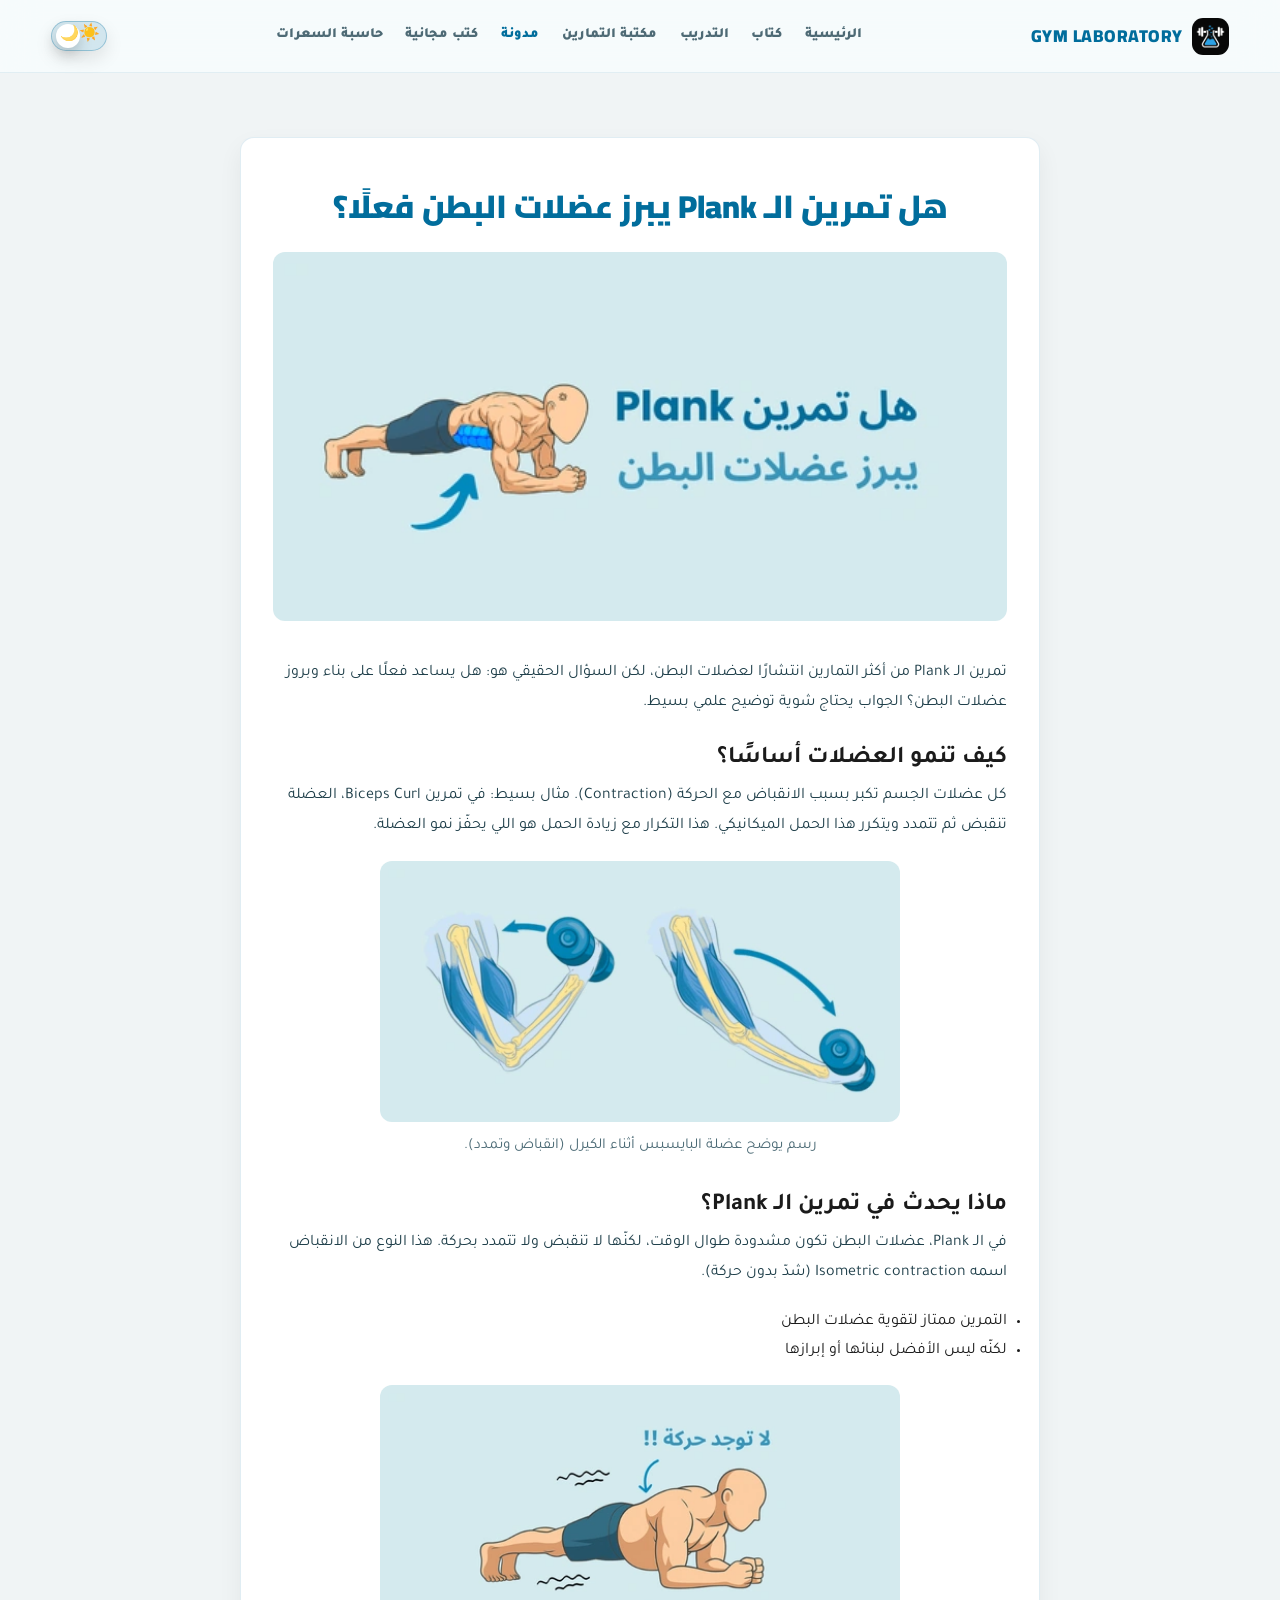
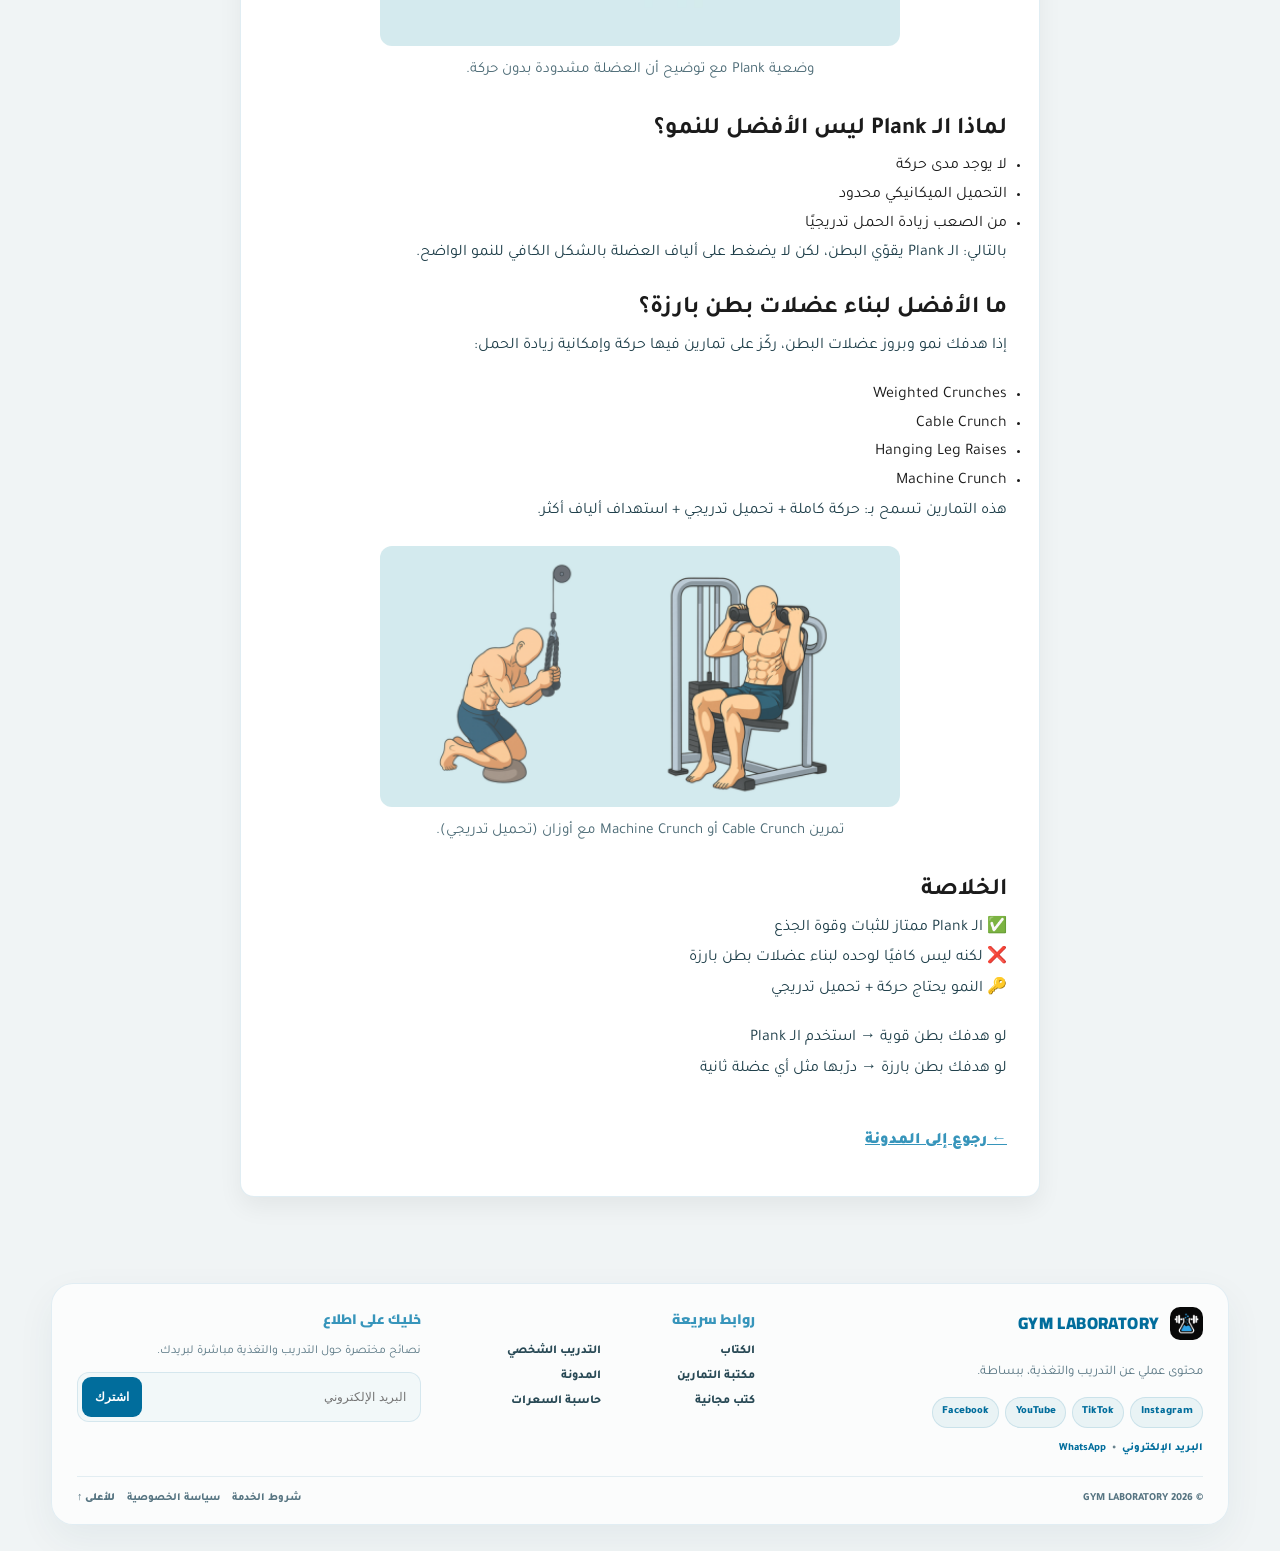
<file: blog3.html>
<!DOCTYPE html>

<html dir="rtl" lang="ar">
<head>
<meta charset="utf-8"/>
<meta content="width=device-width, initial-scale=1.0" name="viewport"/>
<title>GYM LABORATORY – هل تمرين الـ Plank يبرز عضلات البطن فعلًا؟</title>
<!-- GYM LABORATORY favicon -->
<link href="favicon.ico?v=4" rel="icon" sizes="any"/>
<link href="favicon-32x32.png?v=4" rel="icon" sizes="32x32" type="image/png"/>
<link href="favicon-16x16.png?v=4" rel="icon" sizes="16x16" type="image/png"/>
<link href="apple-touch-icon.png?v=4" rel="apple-touch-icon" sizes="180x180"/>
<!-- Fonts -->
<link href="https://fonts.googleapis.com" rel="preconnect">
<link crossorigin="" href="https://fonts.gstatic.com" rel="preconnect">
<link href="https://fonts.googleapis.com/css2?family=Cairo:wght@400;600;700;800&amp;family=Tajawal:wght@400;500;700&amp;display=swap" rel="stylesheet">
<link href="style.css" rel="stylesheet">
</link></link></link></link><link href="site-shell.css" rel="stylesheet"/><script defer="True" src="site-shell.js"></script></head>
<body>
<div id="top"></div>
<!-- Header -->
<header class="site-header shared-site-header">
<div class="container nav-wrapper">
<a aria-label="GYM LABORATORY - الرئيسية" class="logo home-logo" href="index.html#home">
<img alt="GYM LABORATORY logo" class="site-logo-img" src="images/logo.webp"/>
<span class="logo-wordmark">GYM LABORATORY</span>
</a>
<button aria-controls="mainNav" aria-expanded="false" aria-label="فتح القائمة" class="mobile-menu-toggle" type="button">
<span></span><span></span><span></span>
</button>
<nav aria-label="التنقل" class="nav-menu" id="mainNav">
<a class="nav-link" href="index.html#home">الرئيسية</a>
<a class="nav-link" href="index.html#ebook">كتاب</a>
<a class="nav-link" href="index.html#online">التدريب</a>
<a class="nav-link" href="exercises.html">مكتبة التمارين</a>
<!-- Link to dedicated blog listing page -->
<a class="nav-link" href="blog.html">مدونة</a>
<!-- Link to free guides section -->
<a class="nav-link" href="index.html#free-guides">كتب مجانية</a>
<!-- Link to BMR calculator section -->
<a class="nav-link" href="index.html#bmr">حاسبة السعرات</a>
</nav>
<!-- Dark mode toggle -->
<!-- Dark mode switch -->
<label class="theme-switch theme-switch--floating" title="الوضع الليلي">
<input aria-label="تغيير الوضع" id="themeToggle" type="checkbox"/>
<span aria-hidden="true" class="theme-slider">
<span class="theme-icon theme-icon--sun">☀️</span>
<span class="theme-icon theme-icon--moon">🌙</span>
</span>
</label>
</div>
</header>
<!-- Article content -->
<section class="article-section">
<div class="container">
<div class="article-container">
<h1 class="article-title">هل تمرين الـ Plank يبرز عضلات البطن فعلًا؟</h1>
<img alt="هل تمرين الـ Plank يبرز عضلات البطن فعلًا؟" class="article-image" src="images/blog/blog3.webp"/>
<div class="article-body">
<p>
              تمرين الـ Plank من أكثر التمارين انتشارًا لعضلات البطن، لكن السؤال الحقيقي هو:
              هل يساعد فعلًا على بناء وبروز عضلات البطن؟ الجواب يحتاج شوية توضيح علمي بسيط.
            </p>
<h2>كيف تنمو العضلات أساسًا؟</h2>
<p>
              كل عضلات الجسم تكبر بسبب الانقباض مع الحركة (<span dir="ltr">Contraction</span>).
              مثال بسيط: في تمرين <span dir="ltr">Biceps Curl</span>، العضلة تنقبض ثم تتمدد ويتكرر هذا الحمل الميكانيكي.
              هذا التكرار مع زيادة الحمل هو اللي يحفّز نمو العضلة.
            </p>
<figure class="article-figure">
<img alt="توضيح انقباض وتمدد عضلة البايسبس أثناء تمرين الكيرل" class="article-image" src="images/blog/blog3-biceps-contraction.webp"/>
<figcaption>رسم يوضح عضلة البايسبس أثناء الكيرل (انقباض وتمدد).</figcaption>
</figure>
<h2>ماذا يحدث في تمرين الـ Plank؟</h2>
<p>
              في الـ Plank، عضلات البطن تكون مشدودة طوال الوقت، لكنّها لا تنقبض ولا تتمدد بحركة.
              هذا النوع من الانقباض اسمه <span dir="ltr">Isometric contraction</span> (شدّ بدون حركة).
            </p>
<ul>
<li>التمرين ممتاز لتقوية عضلات البطن</li>
<li>لكنّه ليس الأفضل لبنائها أو إبرازها</li>
</ul>
<figure class="article-figure">
<img alt="وضعية البلانك مع توضيح أن العضلة مشدودة بدون حركة" class="article-image" src="images/blog/blog3-plank-isometric.webp"/>
<figcaption>وضعية Plank مع توضيح أن العضلة مشدودة بدون حركة.</figcaption>
</figure>
<h2>لماذا الـ Plank ليس الأفضل للنمو؟</h2>
<ul>
<li>لا يوجد مدى حركة</li>
<li>التحميل الميكانيكي محدود</li>
<li>من الصعب زيادة الحمل تدريجيًا</li>
</ul>
<p>
              بالتالي: الـ Plank يقوّي البطن، لكن لا يضغط على ألياف العضلة بالشكل الكافي للنمو الواضح.
            </p>
<h2>ما الأفضل لبناء عضلات بطن بارزة؟</h2>
<p>
              إذا هدفك نمو وبروز عضلات البطن، ركّز على تمارين فيها حركة وإمكانية زيادة الحمل:
            </p>
<ul>
<li><span dir="ltr">Weighted Crunches</span></li>
<li><span dir="ltr">Cable Crunch</span></li>
<li><span dir="ltr">Hanging Leg Raises</span></li>
<li><span dir="ltr">Machine Crunch</span></li>
</ul>
<p>هذه التمارين تسمح بـ: حركة كاملة + تحميل تدريجي + استهداف ألياف أكثر.</p>
<figure class="article-figure">
<img alt="مثال على تمرين الكابل كرنش أو جهاز الكرنش مع أوزان" class="article-image" src="images/blog/blog3-cable-crunch.webp"/>
<figcaption>تمرين Cable Crunch أو Machine Crunch مع أوزان (تحميل تدريجي).</figcaption>
</figure>
<h2>الخلاصة</h2>
<p>
              ✅ الـ Plank ممتاز للثبات وقوة الجذع<br/>
              ❌ لكنه ليس كافيًا لوحده لبناء عضلات بطن بارزة<br/>
              🔑 النمو يحتاج حركة + تحميل تدريجي
            </p>
<p>
              لو هدفك بطن قوية → استخدم الـ Plank<br/>
              لو هدفك بطن بارزة → درّبها مثل أي عضلة ثانية
            </p>
</div>
<a class="back-to-blog" href="blog.html">← رجوع إلى المدونة</a>
</div>
</div>
</section>
<!-- Footer -->
<footer class="site-footer site-footer-v3 shared-site-footer">
<div class="container footer-card footer-v3-card">
<div class="footer-v3-main">
<div class="footer-v3-brand">
<a aria-label="GYM LABORATORY" class="footer-v3-logo" href="index.html#top">
<img alt="GYM LABORATORY logo" class="footer-logo-img" src="images/logo.webp"/>
<span>GYM LABORATORY</span>
</a>
<p class="footer-v3-tagline">
              محتوى عملي عن التدريب والتغذية، ببساطة.
            </p>
<div aria-label="حسابات التواصل الاجتماعي" class="footer-v3-social">
<a href="https://www.instagram.com/gym.labooo" rel="noopener" target="_blank">Instagram</a>
<a href="https://www.tiktok.com/@gymlaboo" rel="noopener" target="_blank">TikTok</a>
<a href="https://www.youtube.com/@gymlabo" rel="noopener" target="_blank">YouTube</a>
<a href="https://www.facebook.com/profile.php?id=61576849801264" rel="noopener" target="_blank">Facebook</a>
</div>
<div class="footer-v3-contact">
<a aria-label="نسخ البريد الإلكتروني" data-copy-email="contact.labooo@gmail.com" href="#">البريد الإلكتروني</a>
<span aria-hidden="true">•</span>
<a href="https://wa.me/212657994110" rel="noopener" target="_blank">WhatsApp</a>
</div>
</div>
<nav aria-label="روابط الموقع" class="footer-v3-nav">
<h4>روابط سريعة</h4>
<div class="footer-v3-link-grid">
<a href="index.html#ebook">الكتاب</a>
<a href="index.html#online">التدريب الشخصي</a>
<a href="exercises.html">مكتبة التمارين</a>
<a href="blog.html">المدونة</a>
<a href="index.html#free-guides">كتب مجانية</a>
<a href="index.html#bmr">حاسبة السعرات</a>
</div>
</nav>
<div class="footer-v3-newsletter">
<h4>خليك على اطلاع</h4>
<p>نصائح مختصرة حول التدريب والتغذية مباشرة لبريدك.</p>
<form action="https://docs.google.com/forms/d/e/1FAIpQLSf1J3YBh-Xstf0M2CuExO_WGVY75-u4iBIj2NMQHoWoRmXLrg/formResponse" class="newsletter footer-v3-newsletter-form" method="POST" onsubmit="newsletterSuccess()" target="hidden_iframe">
<input aria-label="البريد الإلكتروني" autocomplete="email" name="entry.364924139" placeholder="البريد الإلكتروني" required="" type="email"/>
<button type="submit">اشترك</button>
</form>
<iframe name="hidden_iframe" style="display:none;"></iframe>
<p class="newsletter-success" id="newsletter-success" style="display:none;"></p>
</div>
</div>
<div class="footer-bottom footer-v3-bottom">
<span>© 2026 GYM LABORATORY</span>
<div class="footer-v3-legal">
<a href="#" id="terms-link">شروط الخدمة</a>
<a href="#" id="privacy-link">سياسة الخصوصية</a>
<a class="footer-backtop" href="index.html#top">للأعلى ↑</a>
</div>
</div>
</div>
</footer>
<!-- Legal modal overlay and container (updated to match exercises.html) -->
<div class="legal-modal-overlay" id="legalOverlay" style="display: none;"></div>
<div class="legal-modal" id="legalModal" style="display: none;">
<div class="legal-modal-content">
<span class="legal-close" id="legalCloseBtn">×</span>
<h3 id="legalModalTitle"></h3>
<div class="legal-modal-body" id="legalModalBody"></div>
</div>
</div>
<!-- Hidden detailed legal content for Terms of Service and Privacy Policy -->
<div id="terms-content" style="display:none;">
<p><strong>آخر تحديث:</strong> 07 يناير 2026</p>
<p>مرحباً بك في موقع GYM LABORATORY. باستخدامك لهذا الموقع أو أي من خدماته، فإنك تقرّ بأنك قرأت وفهمت ووافقت على هذه الشروط والأحكام.</p>
<p><strong>1) التعريفات</strong></p>
<p><strong>الموقع:</strong> منصة GYM LABORATORY والمحتوى المرتبط بها.</p>
<p><strong>الخدمات:</strong> تشمل المحتوى التعليمي، مكتبة التمارين، المدونة، حاسبة السعرات، التدريب أونلاين، والكتب الرقمية (E‑book).</p>
<p><strong>المستخدم:</strong> كل شخص يقوم بزيارة الموقع أو استخدام أي خدمة.</p>
<p><strong>المحتوى:</strong> كل النصوص، الصور، البرامج التدريبية، المقالات، الفيديوهات، التمارين، والمواد التعليمية المتاحة على الموقع.</p>
<p><strong>2) قبول الشروط</strong><br/>باستخدامك للموقع، أنت توافق على الالتزام بهذه الشروط. إذا كنت لا توافق عليها، يجب عليك التوقف عن استخدام الموقع والخدمات فوراً.</p>
<p><strong>3) طبيعة الخدمات وعدم ضمان النتائج</strong><br/>يقدم موقع GYM LABORATORY محتوى تعليمي وإرشادي في مجال اللياقة والتغذية، ولكن:<br/>النتائج تختلف من شخص لآخر حسب الالتزام، العمر، الجينات، الحالة الصحية، نمط الحياة، وغيرها.<br/>أي توصيات أو برامج تعتبر توجيهاً عاماً أو مبنية على البيانات المقدمة منك في التدريب الخاص.</p>
<p><strong>4) التحذير الصحي والمسؤولية الطبية (مهم جداً)</strong><br/>الموقع ليس بديلاً عن الطبيب أو المختص الصحي. باستخدامك لخدماتنا، أنت تقرّ وتوافق على ما يلي:<br/>إذا كنت تعاني من أي مرض أو مشكلة صحية (مثل أمراض القلب، الضغط، السكري، إصابات، أو أي حالة طبية) فيجب عليك استشارة طبيبك قبل البدء بأي برنامج أو تمرين أو تغيير غذائي.<br/>أنت تستخدم محتوى الموقع والخدمات على مسؤوليتك الشخصية.<br/>لا نتحمل أي مسؤولية عن إصابات أو أضرار ناتجة عن سوء التطبيق أو عدم استشارة مختص أو استخدام غير مناسب للمعلومات.</p>
<p><strong>5) الكتب الرقمية والتدريب الأونلاين</strong><br/>قد نوفر منتجات وخدمات رقمية مثل:<br/>كتاب إلكتروني (E‑book)<br/>تدريب شخصي/برنامج تدريبي أونلاين<br/>وعليه:<br/>تعتبر هذه الخدمات رقمية وغير ملموسة.<br/>بعد تسليم/إرسال المنتج أو البرنامج للمستخدم، لا يمكن ضمان استرجاعه لأنه محتوى رقمي.</p>
<p><strong>6) الدفع وطرق الدفع</strong><br/>قد يتم قبول الدفع عبر: PayPal، تحويل بنكي، Western Union (وقد تضاف طرق أخرى مستقبلاً).<br/>المستخدم مسؤول عن إدخال البيانات الصحيحة أثناء الدفع وتحمل رسوم التحويل إن وجدت.</p>
<p><strong>7) سياسة الاسترجاع (Refund Policy)</strong><br/>في الوقت الحالي، لا نقدم سياسة استرجاع واضحة بسبب طبيعة المحتوى الرقمي والخدمات الأونلاين. ومع ذلك، قد يتم النظر في أي طلب في ظروف استثنائية حسب تقديرنا.</p>
<p><strong>8) حقوق الملكية الفكرية</strong><br/>جميع المحتويات الموجودة على موقع GYM LABORATORY (المقالات، البرامج، التصميم، النصوص، الصور…) هي ملك للموقع. لا يحق نسخ المحتوى أو إعادة نشره أو بيعه دون إذن. يسمح باستخدام النصائح والمعلومات لأغراض شخصية أو تعليمية بهدف نشر الوعي وتحسين مستوى اللياقة في المغرب والعالم العربي، بشرط عدم نسب المحتوى لنفسك أو استخدامه تجارياً.</p>
<p><strong>9) الاستخدام الممنوع</strong><br/>يمنع على المستخدم استخدام المحتوى في أغراض تجارية دون إذن؛ أو إرسال بيانات أو رسائل مزعجة أو ضارة.</p>
<p><strong>10) روابط خارجية</strong><br/>قد يحتوي الموقع على روابط لمنصات أخرى مثل Instagram، TikTok، YouTube. نحن غير مسؤولين عن محتوى أو سياسات تلك المواقع.</p>
<p><strong>11) تحديث الشروط</strong><br/>نحتفظ بحق تعديل شروط الخدمة في أي وقت. يعتبر استمرار استخدامك للموقع بعد التحديث موافقة ضمنية على الشروط الجديدة.</p>
<p><strong>12) التواصل والدعم</strong><br/>لأي استفسار أو طلب متعلق بالخدمات، يمكنك التواصل معنا عبر البريد الإلكتروني:<br/>📩 contact.labooo@gmail.com<br/>مدة الرد المتوقعة: من 24 إلى 72 ساعة.</p>
</div>
<div id="privacy-content" style="display:none;">
<p><strong>آخر تحديث:</strong> 07 يناير 2026</p>
<p>نحن في GYM LABORATORY نحترم خصوصيتك ونلتزم بحماية بياناتك. توضح هذه السياسة ما نقوم بجمعه من معلومات وكيفية استخدامه.</p>
<p><strong>1) المعلومات التي نجمعها</strong></p>
<p>نقوم بجمع الحد الأدنى من البيانات فقط، مثل:</p>
<p><strong>أ) البريد الإلكتروني (Newsletter)</strong><br/>عند اشتراكك في النشرة البريدية، قد نجمع البريد الإلكتروني فقط. ويستخدم ذلك لإرسال نصائح حول التغذية والتمارين وتحديثات حول المقالات والمحتوى الجديد.</p>
<p><strong>ب) بيانات التدريب الأونلاين (Coaching)</strong><br/>عند ملء استمارة التدريب، قد تقدم معلومات مثل الهدف، الطول والوزن، العمر، مستوى النشاط، معلومات حول التغذية والتمارين، معلومات صحية إن قمت بذكرها. ⚠️ هذه المعلومات تستخدم فقط لتصميم برنامج مناسب لك.</p>
<p><strong>2) كيف نستخدم بياناتك</strong><br/>نستخدم بياناتك فقط من أجل تقديم خدمات التدريب وبرامج التغذية، إرسال النشرة البريدية لمن وافق عليها، التواصل معك بخصوص خدماتنا.</p>
<p><strong>3) عدم مشاركة البيانات</strong><br/>نحن لا نبيع ولا نشارك بياناتك الشخصية مع أي طرف ثالث؛ بياناتك تظل خاصة وسرية. قد تكون هناك مشاركة تقنية فقط عند الدفع (مثل PayPal أو التحويل البنكي) لأن تلك الخدمات تحتاج بيانات الدفع لإتمام المعاملة.</p>
<p><strong>4) حماية البيانات</strong><br/>نلتزم باتخاذ إجراءات أمنية مناسبة لحماية بياناتك من الوصول غير المصرح به أو التسريب أو التعديل.</p>
<p><strong>5) ملفات تعريف الارتباط (Cookies)</strong><br/>قد يستخدم الموقع ملفات تعريف ارتباط (Cookies) لتحسين تجربة المستخدم، مثل تذكر الوضع الليلي (Dark Mode) وتحسين أداء الموقع.</p>
<p><strong>6) حقوق المستخدم</strong><br/>يمكنك طلب حذف بريدك من النشرة البريدية في أي وقت، وطلب حذف معلوماتك المتعلقة بالتدريب من خلال مراسلتنا.</p>
<p><strong>7) تحديث السياسة</strong><br/>قد نقوم بتحديث سياسة الخصوصية عند إضافة خدمات أو ميزات جديدة (مثل الحسابات مستقبلاً). سيتم نشر أي تحديث على هذه الصفحة.</p>
<p><strong>8) التواصل</strong><br/>لأي طلب متعلق بالخصوصية أو البيانات: 📩 contact.labooo@gmail.com<br/>وسيتم الرد خلال 24 إلى 72 ساعة.</p>
</div>
<!-- Scripts -->
<script>
      // Newsletter success handler function to show a thank you message after form submission.
      function newsletterSuccess() {
        const msgEl = document.getElementById('newsletter-success');
        if (msgEl) {
          msgEl.textContent = 'شكراً على الاشتراك!';
          msgEl.style.display = 'block';
          setTimeout(() => {
            msgEl.style.display = 'none';
          }, 4000);
        }
      }

      document.addEventListener("DOMContentLoaded", () => {
        const toggle = document.getElementById("themeToggle");
        const saved = localStorage.getItem("theme");
        const startDark =
          saved === "dark" ||
          (!saved && window.matchMedia("(prefers-color-scheme: dark)").matches);
        document.body.classList.toggle("dark", startDark);
        toggle.checked = startDark;
        toggle.addEventListener("change", () => {
          const isDark = toggle.checked;
          document.body.classList.toggle("dark", isDark);
          localStorage.setItem("theme", isDark ? "dark" : "light");
        });
        // Newsletter form submission is handled by Google Form. The thank-you
        // message is displayed by the newsletterSuccess() handler on submit.
        const backBtn = document.createElement('button');
        backBtn.className = 'back-to-top';
        backBtn.setAttribute('aria-label', 'عودة للأعلى');
        backBtn.innerHTML = '↑';
        document.body.appendChild(backBtn);
        backBtn.addEventListener('click', () => {
          window.scrollTo({ top: 0, behavior: 'smooth' });
        });
        window.addEventListener('scroll', () => {
          if (window.scrollY > 400) backBtn.classList.add('show');
          else backBtn.classList.remove('show');
        });
      });
    </script>
<!-- Script to copy email address to clipboard and display toast -->
<script>
      document.addEventListener('DOMContentLoaded', function () {
        const emailIcons = document.querySelectorAll('a[data-copy-email]');
        emailIcons.forEach(function (icon) {
          icon.addEventListener('click', function (ev) {
            ev.preventDefault();
            const mail = icon.getAttribute('data-copy-email');
            if (!mail) return;
            navigator.clipboard.writeText(mail).then(function () {
              const existing = document.querySelector('.email-copy-toast');
              if (existing) existing.remove();
              const toast = document.createElement('div');
              toast.className = 'email-copy-toast';
              toast.textContent = 'تم نسخ البريد الإلكتروني!';
              document.body.appendChild(toast);
              setTimeout(function () {
                toast.remove();
              }, 3000);
            });
          });
        });
      });
    </script>
<!-- Additional script for legal modals and newsletter -->
<script>
      document.addEventListener('DOMContentLoaded', function() {
        const legalOverlay = document.getElementById('legalOverlay');
        const legalModal = document.getElementById('legalModal');
        const legalModalTitle = document.getElementById('legalModalTitle');
        const legalModalBody = document.getElementById('legalModalBody');
        const legalCloseBtn = document.getElementById('legalCloseBtn');
        function showLegal(title, html) {
          if (legalModalTitle) legalModalTitle.textContent = title;
          if (legalModalBody) legalModalBody.innerHTML = html;
          if (legalOverlay) legalOverlay.style.display = 'flex';
          if (legalModal) legalModal.style.display = 'block';
        }
        const termsLink = document.getElementById('terms-link');
        const privacyLink = document.getElementById('privacy-link');
        if (termsLink) {
          termsLink.addEventListener('click', function(e) {
            e.preventDefault();
            const termsEl = document.getElementById('terms-content');
            const htmlContent = termsEl ? termsEl.innerHTML : '';
            showLegal('شروط الخدمة', htmlContent);
          });
        }
        if (privacyLink) {
          privacyLink.addEventListener('click', function(e) {
            e.preventDefault();
            const privacyEl = document.getElementById('privacy-content');
            const htmlContent = privacyEl ? privacyEl.innerHTML : '';
            showLegal('سياسة الخصوصية', htmlContent);
          });
        }
        if (legalCloseBtn) {
          legalCloseBtn.addEventListener('click', function() {
            if (legalOverlay) legalOverlay.style.display = 'none';
            if (legalModal) legalModal.style.display = 'none';
          });
        }
        if (legalOverlay) {
          legalOverlay.addEventListener('click', function() {
            legalOverlay.style.display = 'none';
            legalModal.style.display = 'none';
          });
        }
        // Newsletter form submission is handled by Google Form. No client-side interception needed here.
      });
    </script>
</body>
</html>
</file>
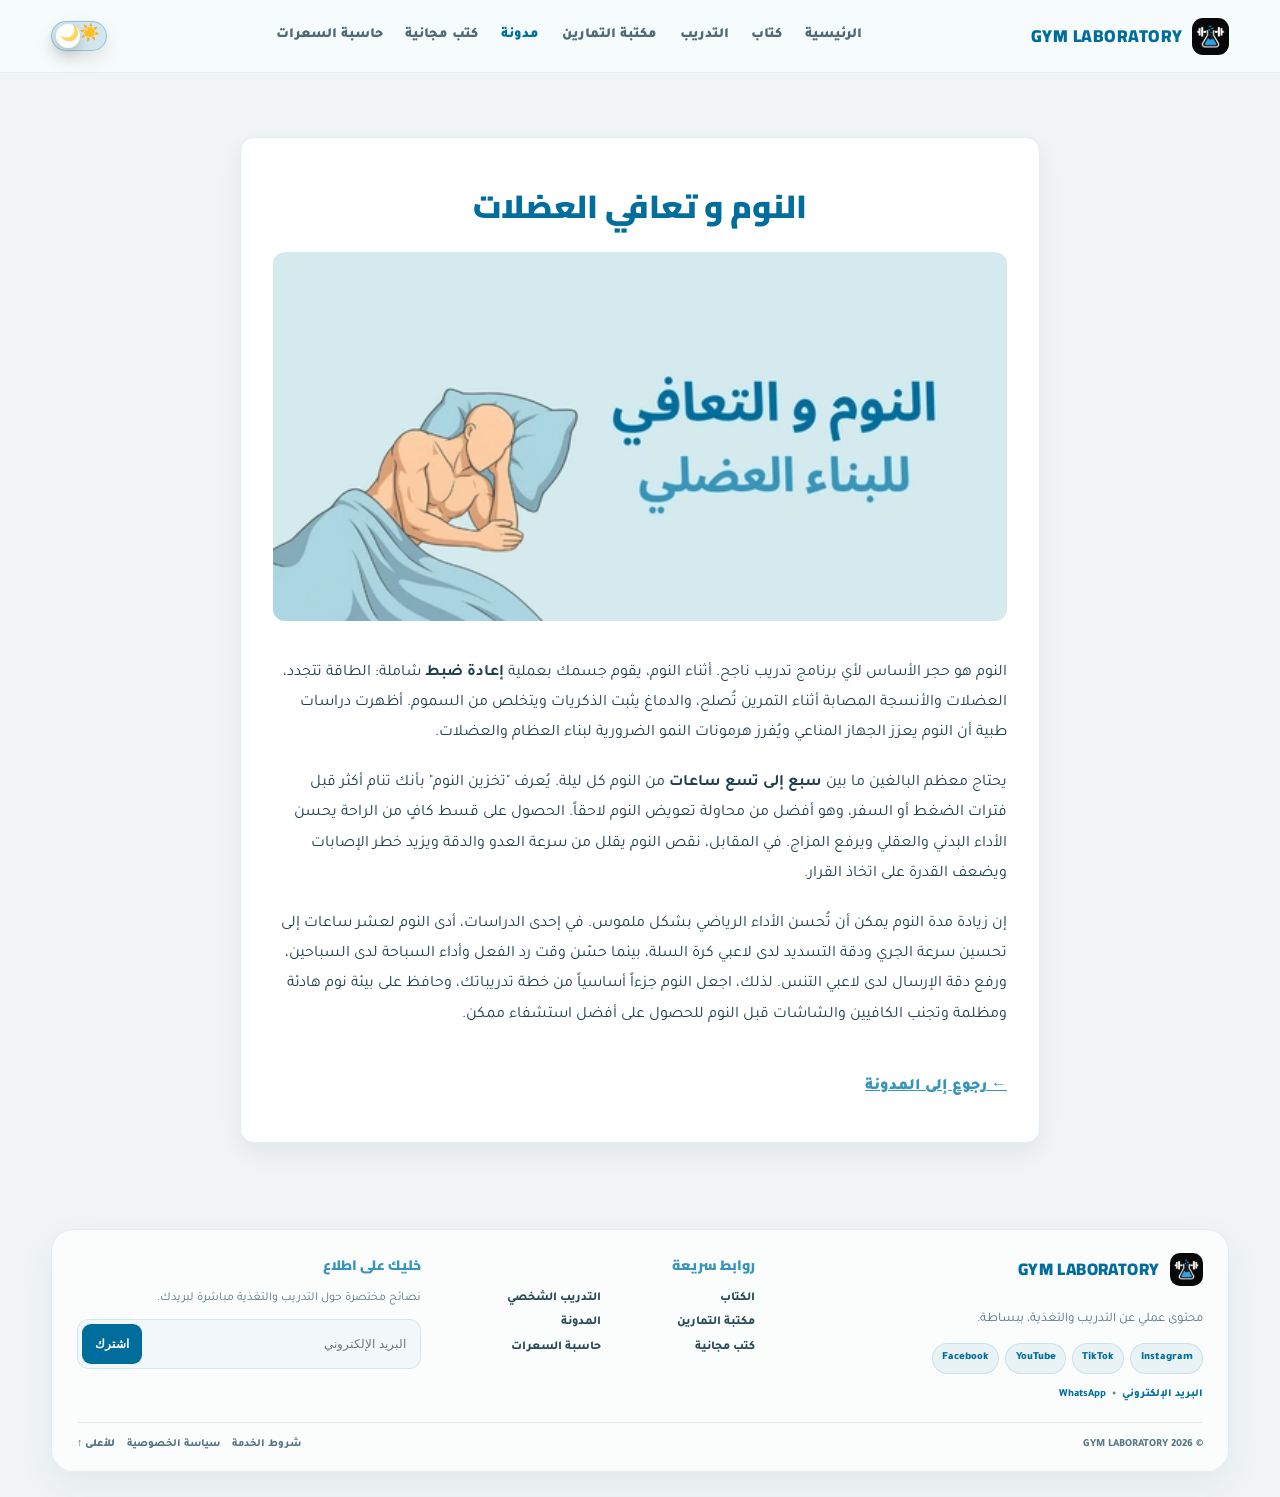
<file: blog4.html>
<!DOCTYPE html>

<html dir="rtl" lang="ar">
<head>
<meta charset="utf-8"/>
<meta content="width=device-width, initial-scale=1.0" name="viewport"/>
<title>GYM LABORATORY – النوم و تعافي العضلات</title>
<!-- GYM LABORATORY favicon -->
<link href="favicon.ico?v=4" rel="icon" sizes="any"/>
<link href="favicon-32x32.png?v=4" rel="icon" sizes="32x32" type="image/png"/>
<link href="favicon-16x16.png?v=4" rel="icon" sizes="16x16" type="image/png"/>
<link href="apple-touch-icon.png?v=4" rel="apple-touch-icon" sizes="180x180"/>
<!-- Fonts -->
<link href="https://fonts.googleapis.com" rel="preconnect">
<link crossorigin="" href="https://fonts.gstatic.com" rel="preconnect">
<link href="https://fonts.googleapis.com/css2?family=Cairo:wght@400;600;700;800&amp;family=Tajawal:wght@400;500;700&amp;display=swap" rel="stylesheet">
<link href="style.css" rel="stylesheet">
</link></link></link></link><link href="site-shell.css" rel="stylesheet"/><script defer="True" src="site-shell.js"></script></head>
<body>
<div id="top"></div>
<!-- Header -->
<header class="site-header shared-site-header">
<div class="container nav-wrapper">
<a aria-label="GYM LABORATORY - الرئيسية" class="logo home-logo" href="index.html#home">
<img alt="GYM LABORATORY logo" class="site-logo-img" src="images/logo.webp"/>
<span class="logo-wordmark">GYM LABORATORY</span>
</a>
<button aria-controls="mainNav" aria-expanded="false" aria-label="فتح القائمة" class="mobile-menu-toggle" type="button">
<span></span><span></span><span></span>
</button>
<nav aria-label="التنقل" class="nav-menu" id="mainNav">
<a class="nav-link" href="index.html#home">الرئيسية</a>
<a class="nav-link" href="index.html#ebook">كتاب</a>
<a class="nav-link" href="index.html#online">التدريب</a>
<a class="nav-link" href="exercises.html">مكتبة التمارين</a>
<!-- Link to dedicated blog listing page -->
<a class="nav-link" href="blog.html">مدونة</a>
<!-- Link to free guides section -->
<a class="nav-link" href="index.html#free-guides">كتب مجانية</a>
<!-- Link to BMR calculator section -->
<a class="nav-link" href="index.html#bmr">حاسبة السعرات</a>
</nav>
<!-- Dark mode toggle -->
<!-- Dark mode switch -->
<label class="theme-switch theme-switch--floating" title="الوضع الليلي">
<input aria-label="تغيير الوضع" id="themeToggle" type="checkbox"/>
<span aria-hidden="true" class="theme-slider">
<span class="theme-icon theme-icon--sun">☀️</span>
<span class="theme-icon theme-icon--moon">🌙</span>
</span>
</label>
</div>
</header>
<!-- Article content -->
<section class="article-section">
<div class="container">
<div class="article-container">
<h1 class="article-title">النوم و تعافي العضلات</h1>
<img alt="النوم و تعافي العضلات" class="article-image" src="images/blog/blog4.webp"/>
<div class="article-body">
<p>
              النوم هو حجر الأساس لأي برنامج تدريب ناجح. أثناء النوم، يقوم جسمك
              بعملية <strong>إعادة ضبط</strong> شاملة: الطاقة تتجدد، العضلات والأنسجة
              المصابة أثناء التمرين تُصلح، والدماغ يثبت الذكريات ويتخلص من السموم.
              أظهرت دراسات طبية أن النوم يعزز الجهاز المناعي ويُفرز هرمونات
              النمو الضرورية لبناء العظام والعضلات.
            </p>
<p>
              يحتاج معظم البالغين ما بين <strong>سبع إلى تسع ساعات</strong> من النوم كل
              ليلة. يُعرف "تخزين النوم" بأنك تنام أكثر قبل فترات الضغط أو السفر،
              وهو أفضل من محاولة تعويض النوم لاحقاً. الحصول على قسط كافٍ من الراحة
              يحسن الأداء البدني والعقلي ويرفع المزاج.
              في المقابل، نقص النوم يقلل من سرعة العدو والدقة ويزيد خطر الإصابات
              ويضعف القدرة على اتخاذ القرار.
            </p>
<p>
              إن زيادة مدة النوم يمكن أن تُحسن الأداء الرياضي بشكل ملموس. في إحدى
              الدراسات، أدى النوم لعشر ساعات إلى تحسين سرعة الجري ودقة التسديد لدى
              لاعبي كرة السلة، بينما حسّن وقت رد الفعل وأداء السباحة لدى
              السباحين، ورفع دقة الإرسال لدى لاعبي التنس.
              لذلك، اجعل النوم جزءاً أساسياً من خطة تدريباتك، وحافظ على بيئة نوم
              هادئة ومظلمة وتجنب الكافيين والشاشات قبل النوم للحصول على أفضل
              استشفاء ممكن.
            </p>
</div>
<a class="back-to-blog" href="blog.html">← رجوع إلى المدونة</a>
</div>
</div>
</section>
<!-- Footer (same as index) -->
<footer class="site-footer site-footer-v3 shared-site-footer">
<div class="container footer-card footer-v3-card">
<div class="footer-v3-main">
<div class="footer-v3-brand">
<a aria-label="GYM LABORATORY" class="footer-v3-logo" href="index.html#top">
<img alt="GYM LABORATORY logo" class="footer-logo-img" src="images/logo.webp"/>
<span>GYM LABORATORY</span>
</a>
<p class="footer-v3-tagline">
              محتوى عملي عن التدريب والتغذية، ببساطة.
            </p>
<div aria-label="حسابات التواصل الاجتماعي" class="footer-v3-social">
<a href="https://www.instagram.com/gym.labooo" rel="noopener" target="_blank">Instagram</a>
<a href="https://www.tiktok.com/@gymlaboo" rel="noopener" target="_blank">TikTok</a>
<a href="https://www.youtube.com/@gymlabo" rel="noopener" target="_blank">YouTube</a>
<a href="https://www.facebook.com/profile.php?id=61576849801264" rel="noopener" target="_blank">Facebook</a>
</div>
<div class="footer-v3-contact">
<a aria-label="نسخ البريد الإلكتروني" data-copy-email="contact.labooo@gmail.com" href="#">البريد الإلكتروني</a>
<span aria-hidden="true">•</span>
<a href="https://wa.me/212657994110" rel="noopener" target="_blank">WhatsApp</a>
</div>
</div>
<nav aria-label="روابط الموقع" class="footer-v3-nav">
<h4>روابط سريعة</h4>
<div class="footer-v3-link-grid">
<a href="index.html#ebook">الكتاب</a>
<a href="index.html#online">التدريب الشخصي</a>
<a href="exercises.html">مكتبة التمارين</a>
<a href="blog.html">المدونة</a>
<a href="index.html#free-guides">كتب مجانية</a>
<a href="index.html#bmr">حاسبة السعرات</a>
</div>
</nav>
<div class="footer-v3-newsletter">
<h4>خليك على اطلاع</h4>
<p>نصائح مختصرة حول التدريب والتغذية مباشرة لبريدك.</p>
<form action="https://docs.google.com/forms/d/e/1FAIpQLSf1J3YBh-Xstf0M2CuExO_WGVY75-u4iBIj2NMQHoWoRmXLrg/formResponse" class="newsletter footer-v3-newsletter-form" method="POST" onsubmit="newsletterSuccess()" target="hidden_iframe">
<input aria-label="البريد الإلكتروني" autocomplete="email" name="entry.364924139" placeholder="البريد الإلكتروني" required="" type="email"/>
<button type="submit">اشترك</button>
</form>
<iframe name="hidden_iframe" style="display:none;"></iframe>
<p class="newsletter-success" id="newsletter-success" style="display:none;"></p>
</div>
</div>
<div class="footer-bottom footer-v3-bottom">
<span>© 2026 GYM LABORATORY</span>
<div class="footer-v3-legal">
<a href="#" id="terms-link">شروط الخدمة</a>
<a href="#" id="privacy-link">سياسة الخصوصية</a>
<a class="footer-backtop" href="index.html#top">للأعلى ↑</a>
</div>
</div>
</div>
</footer>
<!-- Legal modal overlay and container (updated to match exercises.html) -->
<div class="legal-modal-overlay" id="legalOverlay" style="display: none;"></div>
<div class="legal-modal" id="legalModal" style="display: none;">
<div class="legal-modal-content">
<span class="legal-close" id="legalCloseBtn">×</span>
<h3 id="legalModalTitle"></h3>
<div class="legal-modal-body" id="legalModalBody"></div>
</div>
</div>
<!-- Hidden detailed legal content for Terms of Service and Privacy Policy -->
<div id="terms-content" style="display:none;">
<p><strong>آخر تحديث:</strong> 07 يناير 2026</p>
<p>مرحباً بك في موقع GYM LABORATORY. باستخدامك لهذا الموقع أو أي من خدماته، فإنك تقرّ بأنك قرأت وفهمت ووافقت على هذه الشروط والأحكام.</p>
<p><strong>1) التعريفات</strong></p>
<p><strong>الموقع:</strong> منصة GYM LABORATORY والمحتوى المرتبط بها.</p>
<p><strong>الخدمات:</strong> تشمل المحتوى التعليمي، مكتبة التمارين، المدونة، حاسبة السعرات، التدريب أونلاين، والكتب الرقمية (E‑book).</p>
<p><strong>المستخدم:</strong> كل شخص يقوم بزيارة الموقع أو استخدام أي خدمة.</p>
<p><strong>المحتوى:</strong> كل النصوص، الصور، البرامج التدريبية، المقالات، الفيديوهات، التمارين، والمواد التعليمية المتاحة على الموقع.</p>
<p><strong>2) قبول الشروط</strong><br/>باستخدامك للموقع، أنت توافق على الالتزام بهذه الشروط. إذا كنت لا توافق عليها، يجب عليك التوقف عن استخدام الموقع والخدمات فوراً.</p>
<p><strong>3) طبيعة الخدمات وعدم ضمان النتائج</strong><br/>يقدم موقع GYM LABORATORY محتوى تعليمي وإرشادي في مجال اللياقة والتغذية، ولكن:<br/>النتائج تختلف من شخص لآخر حسب الالتزام، العمر، الجينات، الحالة الصحية، نمط الحياة، وغيرها.<br/>أي توصيات أو برامج تعتبر توجيهاً عاماً أو مبنية على البيانات المقدمة منك في التدريب الخاص.</p>
<p><strong>4) التحذير الصحي والمسؤولية الطبية (مهم جداً)</strong><br/>الموقع ليس بديلاً عن الطبيب أو المختص الصحي. باستخدامك لخدماتنا، أنت تقرّ وتوافق على ما يلي:<br/>إذا كنت تعاني من أي مرض أو مشكلة صحية (مثل أمراض القلب، الضغط، السكري، إصابات، أو أي حالة طبية) فيجب عليك استشارة طبيبك قبل البدء بأي برنامج أو تمرين أو تغيير غذائي.<br/>أنت تستخدم محتوى الموقع والخدمات على مسؤوليتك الشخصية.<br/>لا نتحمل أي مسؤولية عن إصابات أو أضرار ناتجة عن سوء التطبيق أو عدم استشارة مختص أو استخدام غير مناسب للمعلومات.</p>
<p><strong>5) الكتب الرقمية والتدريب الأونلاين</strong><br/>قد نوفر منتجات وخدمات رقمية مثل:<br/>كتاب إلكتروني (E‑book)<br/>تدريب شخصي/برنامج تدريبي أونلاين<br/>وعليه:<br/>تعتبر هذه الخدمات رقمية وغير ملموسة.<br/>بعد تسليم/إرسال المنتج أو البرنامج للمستخدم، لا يمكن ضمان استرجاعه لأنه محتوى رقمي.</p>
<p><strong>6) الدفع وطرق الدفع</strong><br/>قد يتم قبول الدفع عبر: PayPal، تحويل بنكي، Western Union (وقد تضاف طرق أخرى مستقبلاً).<br/>المستخدم مسؤول عن إدخال البيانات الصحيحة أثناء الدفع وتحمل رسوم التحويل إن وجدت.</p>
<p><strong>7) سياسة الاسترجاع (Refund Policy)</strong><br/>في الوقت الحالي، لا نقدم سياسة استرجاع واضحة بسبب طبيعة المحتوى الرقمي والخدمات الأونلاين. ومع ذلك، قد يتم النظر في أي طلب في ظروف استثنائية حسب تقديرنا.</p>
<p><strong>8) حقوق الملكية الفكرية</strong><br/>جميع المحتويات الموجودة على موقع GYM LABORATORY (المقالات، البرامج، التصميم، النصوص، الصور…) هي ملك للموقع. لا يحق نسخ المحتوى أو إعادة نشره أو بيعه دون إذن. يسمح باستخدام النصائح والمعلومات لأغراض شخصية أو تعليمية بهدف نشر الوعي وتحسين مستوى اللياقة في المغرب والعالم العربي، بشرط عدم نسب المحتوى لنفسك أو استخدامه تجارياً.</p>
<p><strong>9) الاستخدام الممنوع</strong><br/>يمنع على المستخدم استخدام المحتوى في أغراض تجارية دون إذن؛ أو إرسال بيانات أو رسائل مزعجة أو ضارة.</p>
<p><strong>10) روابط خارجية</strong><br/>قد يحتوي الموقع على روابط لمنصات أخرى مثل Instagram، TikTok، YouTube. نحن غير مسؤولين عن محتوى أو سياسات تلك المواقع.</p>
<p><strong>11) تحديث الشروط</strong><br/>نحتفظ بحق تعديل شروط الخدمة في أي وقت. يعتبر استمرار استخدامك للموقع بعد التحديث موافقة ضمنية على الشروط الجديدة.</p>
<p><strong>12) التواصل والدعم</strong><br/>لأي استفسار أو طلب متعلق بالخدمات، يمكنك التواصل معنا عبر البريد الإلكتروني:<br/>📩 contact.labooo@gmail.com<br/>مدة الرد المتوقعة: من 24 إلى 72 ساعة.</p>
</div>
<div id="privacy-content" style="display:none;">
<p><strong>آخر تحديث:</strong> 07 يناير 2026</p>
<p>نحن في GYM LABORATORY نحترم خصوصيتك ونلتزم بحماية بياناتك. توضح هذه السياسة ما نقوم بجمعه من معلومات وكيفية استخدامه.</p>
<p><strong>1) المعلومات التي نجمعها</strong></p>
<p>نقوم بجمع الحد الأدنى من البيانات فقط، مثل:</p>
<p><strong>أ) البريد الإلكتروني (Newsletter)</strong><br/>عند اشتراكك في النشرة البريدية، قد نجمع البريد الإلكتروني فقط. ويستخدم ذلك لإرسال نصائح حول التغذية والتمارين وتحديثات حول المقالات والمحتوى الجديد.</p>
<p><strong>ب) بيانات التدريب الأونلاين (Coaching)</strong><br/>عند ملء استمارة التدريب، قد تقدم معلومات مثل الهدف، الطول والوزن، العمر، مستوى النشاط، معلومات حول التغذية والتمارين، معلومات صحية إن قمت بذكرها. ⚠️ هذه المعلومات تستخدم فقط لتصميم برنامج مناسب لك.</p>
<p><strong>2) كيف نستخدم بياناتك</strong><br/>نستخدم بياناتك فقط من أجل تقديم خدمات التدريب وبرامج التغذية، إرسال النشرة البريدية لمن وافق عليها، التواصل معك بخصوص خدماتنا.</p>
<p><strong>3) عدم مشاركة البيانات</strong><br/>نحن لا نبيع ولا نشارك بياناتك الشخصية مع أي طرف ثالث؛ بياناتك تظل خاصة وسرية. قد تكون هناك مشاركة تقنية فقط عند الدفع (مثل PayPal أو التحويل البنكي) لأن تلك الخدمات تحتاج بيانات الدفع لإتمام المعاملة.</p>
<p><strong>4) حماية البيانات</strong><br/>نلتزم باتخاذ إجراءات أمنية مناسبة لحماية بياناتك من الوصول غير المصرح به أو التسريب أو التعديل.</p>
<p><strong>5) ملفات تعريف الارتباط (Cookies)</strong><br/>قد يستخدم الموقع ملفات تعريف ارتباط (Cookies) لتحسين تجربة المستخدم، مثل تذكر الوضع الليلي (Dark Mode) وتحسين أداء الموقع.</p>
<p><strong>6) حقوق المستخدم</strong><br/>يمكنك طلب حذف بريدك من النشرة البريدية في أي وقت، وطلب حذف معلوماتك المتعلقة بالتدريب من خلال مراسلتنا.</p>
<p><strong>7) تحديث السياسة</strong><br/>قد نقوم بتحديث سياسة الخصوصية عند إضافة خدمات أو ميزات جديدة (مثل الحسابات مستقبلاً). سيتم نشر أي تحديث على هذه الصفحة.</p>
<p><strong>8) التواصل</strong><br/>لأي طلب متعلق بالخصوصية أو البيانات: 📩 contact.labooo@gmail.com<br/>وسيتم الرد خلال 24 إلى 72 ساعة.</p>
</div>
<!-- Dark mode, newsletter and back to top scripts -->
<script>
      document.addEventListener("DOMContentLoaded", () => {
        const toggle = document.getElementById("themeToggle");
        const saved = localStorage.getItem("theme");
        const startDark =
          saved === "dark" ||
          (!saved && window.matchMedia("(prefers-color-scheme: dark)").matches);
        document.body.classList.toggle("dark", startDark);
        toggle.checked = startDark;
        toggle.addEventListener("change", () => {
          const isDark = toggle.checked;
          document.body.classList.toggle("dark", isDark);
          localStorage.setItem("theme", isDark ? "dark" : "light");
        });

        const newsletterForm = document.querySelector('.newsletter');
        newsletterForm?.addEventListener('submit', (e) => {
          e.preventDefault();
          const emailInput = newsletterForm.querySelector('input[type="email"]');
          if (emailInput && emailInput.value) {
            const msg = document.createElement('div');
            msg.className = 'newsletter-success';
            msg.textContent = 'شكراً على الاشتراك!';
            newsletterForm.appendChild(msg);
            setTimeout(() => msg.remove(), 4000);
            emailInput.value = '';
          }
        });

        const backBtn = document.createElement('button');
        backBtn.className = 'back-to-top';
        backBtn.setAttribute('aria-label', 'عودة للأعلى');
        backBtn.innerHTML = '↑';
        document.body.appendChild(backBtn);
        backBtn.addEventListener('click', () => {
          window.scrollTo({ top: 0, behavior: 'smooth' });
        });
        window.addEventListener('scroll', () => {
          if (window.scrollY > 400) backBtn.classList.add('show');
          else backBtn.classList.remove('show');
        });
      });
    </script>
<!-- Script to copy email address to clipboard and display toast -->
<script>
      document.addEventListener('DOMContentLoaded', function () {
        const emailIcons = document.querySelectorAll('a[data-copy-email]');
        emailIcons.forEach(function (icon) {
          icon.addEventListener('click', function (ev) {
            ev.preventDefault();
            const mail = icon.getAttribute('data-copy-email');
            if (!mail) return;
            navigator.clipboard.writeText(mail).then(function () {
              const existing = document.querySelector('.email-copy-toast');
              if (existing) existing.remove();
              const toast = document.createElement('div');
              toast.className = 'email-copy-toast';
              toast.textContent = 'تم نسخ البريد الإلكتروني!';
              document.body.appendChild(toast);
              setTimeout(function () {
                toast.remove();
              }, 3000);
            });
          });
        });
      });
    </script>
<!-- Additional script for legal modals and newsletter -->
<script>
      document.addEventListener('DOMContentLoaded', function() {
        const legalOverlay = document.getElementById('legalOverlay');
        const legalModal = document.getElementById('legalModal');
        const legalModalTitle = document.getElementById('legalModalTitle');
        const legalModalBody = document.getElementById('legalModalBody');
        const legalCloseBtn = document.getElementById('legalCloseBtn');
        function showLegal(title, html) {
          if (legalModalTitle) legalModalTitle.textContent = title;
          if (legalModalBody) legalModalBody.innerHTML = html;
          if (legalOverlay) legalOverlay.style.display = 'flex';
          if (legalModal) legalModal.style.display = 'block';
        }
        const termsLink = document.getElementById('terms-link');
        const privacyLink = document.getElementById('privacy-link');
        if (termsLink) {
          termsLink.addEventListener('click', function(e) {
            e.preventDefault();
            const termsEl = document.getElementById('terms-content');
            const htmlContent = termsEl ? termsEl.innerHTML : '';
            showLegal('شروط الخدمة', htmlContent);
          });
        }
        if (privacyLink) {
          privacyLink.addEventListener('click', function(e) {
            e.preventDefault();
            const privacyEl = document.getElementById('privacy-content');
            const htmlContent = privacyEl ? privacyEl.innerHTML : '';
            showLegal('سياسة الخصوصية', htmlContent);
          });
        }
        if (legalCloseBtn) {
          legalCloseBtn.addEventListener('click', function() {
            if (legalOverlay) legalOverlay.style.display = 'none';
            if (legalModal) legalModal.style.display = 'none';
          });
        }
        if (legalOverlay) {
          legalOverlay.addEventListener('click', function() {
            legalOverlay.style.display = 'none';
            legalModal.style.display = 'none';
          });
        }
        const newsletterForm = document.querySelector('.newsletter');
        if (newsletterForm) {
          newsletterForm.addEventListener('submit', function(e) {
            e.preventDefault();
            const emailInput = newsletterForm.querySelector('input[type="email"]');
            if (emailInput && emailInput.value) {
              const subject = encodeURIComponent('Newsletter Subscription');
              const body = encodeURIComponent('Please subscribe me to your newsletter. My email: ' + emailInput.value.trim());
              window.location.href = `mailto:contact.labooo@gmail.com?subject=${subject}&body=${body}`;
              const msg = document.createElement('div');
              msg.className = 'newsletter-success';
              msg.textContent = 'شكراً على الاشتراك!';
              newsletterForm.appendChild(msg);
              setTimeout(() => msg.remove(), 4000);
              emailInput.value = '';
            }
          });
        }
      });
    </script>
</body>
</html>
</file>
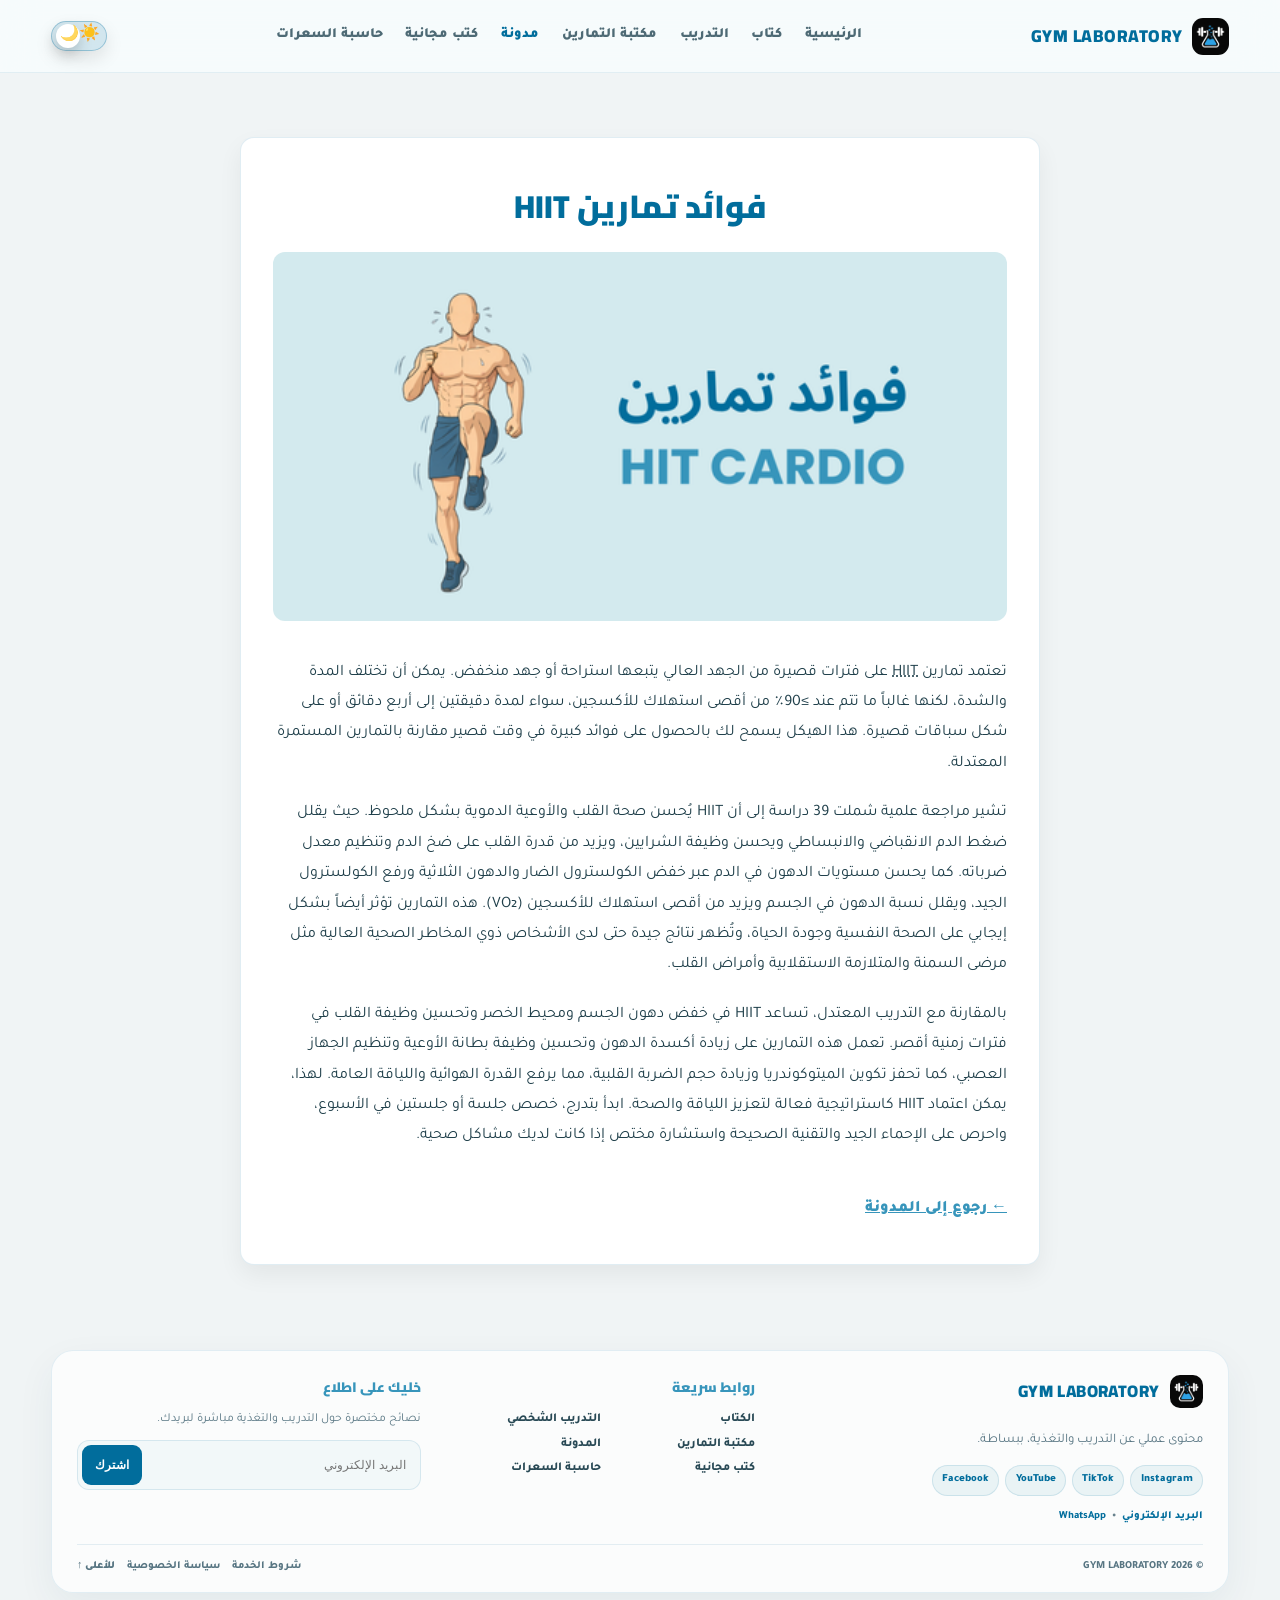
<file: blog5.html>
<!DOCTYPE html>

<html dir="rtl" lang="ar">
<head>
<meta charset="utf-8"/>
<meta content="width=device-width, initial-scale=1.0" name="viewport"/>
<title>GYM LABORATORY – فوائد تمارين HIIT</title>
<!-- GYM LABORATORY favicon -->
<link href="favicon.ico?v=4" rel="icon" sizes="any"/>
<link href="favicon-32x32.png?v=4" rel="icon" sizes="32x32" type="image/png"/>
<link href="favicon-16x16.png?v=4" rel="icon" sizes="16x16" type="image/png"/>
<link href="apple-touch-icon.png?v=4" rel="apple-touch-icon" sizes="180x180"/>
<!-- Fonts -->
<link href="https://fonts.googleapis.com" rel="preconnect">
<link crossorigin="" href="https://fonts.gstatic.com" rel="preconnect">
<link href="https://fonts.googleapis.com/css2?family=Cairo:wght@400;600;700;800&amp;family=Tajawal:wght@400;500;700&amp;display=swap" rel="stylesheet">
<link href="style.css" rel="stylesheet">
</link></link></link></link><link href="site-shell.css" rel="stylesheet"/><script defer="True" src="site-shell.js"></script></head>
<body>
<div id="top"></div>
<!-- Header -->
<header class="site-header shared-site-header">
<div class="container nav-wrapper">
<a aria-label="GYM LABORATORY - الرئيسية" class="logo home-logo" href="index.html#home">
<img alt="GYM LABORATORY logo" class="site-logo-img" src="images/logo.webp"/>
<span class="logo-wordmark">GYM LABORATORY</span>
</a>
<button aria-controls="mainNav" aria-expanded="false" aria-label="فتح القائمة" class="mobile-menu-toggle" type="button">
<span></span><span></span><span></span>
</button>
<nav aria-label="التنقل" class="nav-menu" id="mainNav">
<a class="nav-link" href="index.html#home">الرئيسية</a>
<a class="nav-link" href="index.html#ebook">كتاب</a>
<a class="nav-link" href="index.html#online">التدريب</a>
<a class="nav-link" href="exercises.html">مكتبة التمارين</a>
<!-- Link to dedicated blog listing page -->
<a class="nav-link" href="blog.html">مدونة</a>
<!-- Link to free guides section -->
<a class="nav-link" href="index.html#free-guides">كتب مجانية</a>
<!-- Link to BMR calculator section -->
<a class="nav-link" href="index.html#bmr">حاسبة السعرات</a>
</nav>
<!-- Dark mode toggle -->
<!-- Dark mode switch -->
<label class="theme-switch theme-switch--floating" title="الوضع الليلي">
<input aria-label="تغيير الوضع" id="themeToggle" type="checkbox"/>
<span aria-hidden="true" class="theme-slider">
<span class="theme-icon theme-icon--sun">☀️</span>
<span class="theme-icon theme-icon--moon">🌙</span>
</span>
</label>
</div>
</header>
<!-- Article content -->
<section class="article-section">
<div class="container">
<div class="article-container">
<h1 class="article-title">فوائد تمارين HIIT</h1>
<img alt="فوائد تمارين HIIT" class="article-image" src="images/blog/blog5.webp"/>
<div class="article-body">
<p>
              تعتمد تمارين <abbr title="High-Intensity Interval Training">HIIT</abbr>
              على فترات قصيرة من الجهد العالي يتبعها استراحة أو جهد منخفض. يمكن أن تختلف
              المدة والشدة، لكنها غالباً ما تتم عند ≥90٪ من أقصى استهلاك للأكسجين،
              سواء لمدة دقيقتين إلى أربع دقائق أو على شكل سباقات قصيرة.
              هذا الهيكل يسمح لك بالحصول على فوائد كبيرة في وقت قصير مقارنة
              بالتمارين المستمرة المعتدلة.
            </p>
<p>
              تشير مراجعة علمية شملت 39 دراسة إلى أن HIIT يُحسن صحة القلب
              والأوعية الدموية بشكل ملحوظ. حيث يقلل ضغط الدم الانقباضي والانبساطي
              ويحسن وظيفة الشرايين، ويزيد من قدرة القلب على ضخ الدم وتنظيم معدل
              ضرباته. كما يحسن مستويات الدهون في الدم
              عبر خفض الكولسترول الضار والدهون الثلاثية ورفع الكولسترول الجيد، ويقلل
              نسبة الدهون في الجسم ويزيد من أقصى استهلاك للأكسجين (VO₂).
              هذه التمارين تؤثر أيضاً بشكل إيجابي على الصحة النفسية وجودة الحياة، وتُظهر
              نتائج جيدة حتى لدى الأشخاص ذوي المخاطر الصحية العالية مثل مرضى
              السمنة والمتلازمة الاستقلابية وأمراض القلب.
            </p>
<p>
              بالمقارنة مع التدريب المعتدل، تساعد HIIT في خفض دهون الجسم ومحيط
              الخصر وتحسين وظيفة القلب في فترات زمنية أقصر. تعمل
              هذه التمارين على زيادة أكسدة الدهون وتحسين وظيفة بطانة الأوعية وتنظيم
              الجهاز العصبي، كما تحفز تكوين الميتوكوندريا وزيادة حجم الضربة القلبية،
              مما يرفع القدرة الهوائية واللياقة العامة. لهذا، يمكن
              اعتماد HIIT كاستراتيجية فعالة لتعزيز اللياقة والصحة. ابدأ بتدرج،
              خصص جلسة أو جلستين في الأسبوع، واحرص على الإحماء الجيد والتقنية
              الصحيحة واستشارة مختص إذا كانت لديك مشاكل صحية.
            </p>
</div>
<a class="back-to-blog" href="blog.html">← رجوع إلى المدونة</a>
</div>
</div>
</section>
<!-- Footer (same as index) -->
<footer class="site-footer site-footer-v3 shared-site-footer">
<div class="container footer-card footer-v3-card">
<div class="footer-v3-main">
<div class="footer-v3-brand">
<a aria-label="GYM LABORATORY" class="footer-v3-logo" href="index.html#top">
<img alt="GYM LABORATORY logo" class="footer-logo-img" src="images/logo.webp"/>
<span>GYM LABORATORY</span>
</a>
<p class="footer-v3-tagline">
              محتوى عملي عن التدريب والتغذية، ببساطة.
            </p>
<div aria-label="حسابات التواصل الاجتماعي" class="footer-v3-social">
<a href="https://www.instagram.com/gym.labooo" rel="noopener" target="_blank">Instagram</a>
<a href="https://www.tiktok.com/@gymlaboo" rel="noopener" target="_blank">TikTok</a>
<a href="https://www.youtube.com/@gymlabo" rel="noopener" target="_blank">YouTube</a>
<a href="https://www.facebook.com/profile.php?id=61576849801264" rel="noopener" target="_blank">Facebook</a>
</div>
<div class="footer-v3-contact">
<a aria-label="نسخ البريد الإلكتروني" data-copy-email="contact.labooo@gmail.com" href="#">البريد الإلكتروني</a>
<span aria-hidden="true">•</span>
<a href="https://wa.me/212657994110" rel="noopener" target="_blank">WhatsApp</a>
</div>
</div>
<nav aria-label="روابط الموقع" class="footer-v3-nav">
<h4>روابط سريعة</h4>
<div class="footer-v3-link-grid">
<a href="index.html#ebook">الكتاب</a>
<a href="index.html#online">التدريب الشخصي</a>
<a href="exercises.html">مكتبة التمارين</a>
<a href="blog.html">المدونة</a>
<a href="index.html#free-guides">كتب مجانية</a>
<a href="index.html#bmr">حاسبة السعرات</a>
</div>
</nav>
<div class="footer-v3-newsletter">
<h4>خليك على اطلاع</h4>
<p>نصائح مختصرة حول التدريب والتغذية مباشرة لبريدك.</p>
<form action="https://docs.google.com/forms/d/e/1FAIpQLSf1J3YBh-Xstf0M2CuExO_WGVY75-u4iBIj2NMQHoWoRmXLrg/formResponse" class="newsletter footer-v3-newsletter-form" method="POST" onsubmit="newsletterSuccess()" target="hidden_iframe">
<input aria-label="البريد الإلكتروني" autocomplete="email" name="entry.364924139" placeholder="البريد الإلكتروني" required="" type="email"/>
<button type="submit">اشترك</button>
</form>
<iframe name="hidden_iframe" style="display:none;"></iframe>
<p class="newsletter-success" id="newsletter-success" style="display:none;"></p>
</div>
</div>
<div class="footer-bottom footer-v3-bottom">
<span>© 2026 GYM LABORATORY</span>
<div class="footer-v3-legal">
<a href="#" id="terms-link">شروط الخدمة</a>
<a href="#" id="privacy-link">سياسة الخصوصية</a>
<a class="footer-backtop" href="index.html#top">للأعلى ↑</a>
</div>
</div>
</div>
</footer>
<!-- Legal modal overlay and container (updated to match exercises.html) -->
<div class="legal-modal-overlay" id="legalOverlay" style="display: none;"></div>
<div class="legal-modal" id="legalModal" style="display: none;">
<div class="legal-modal-content">
<span class="legal-close" id="legalCloseBtn">×</span>
<h3 id="legalModalTitle"></h3>
<div class="legal-modal-body" id="legalModalBody"></div>
</div>
</div>
<!-- Hidden detailed legal content for Terms of Service and Privacy Policy -->
<div id="terms-content" style="display:none;">
<p><strong>آخر تحديث:</strong> 07 يناير 2026</p>
<p>مرحباً بك في موقع GYM LABORATORY. باستخدامك لهذا الموقع أو أي من خدماته، فإنك تقرّ بأنك قرأت وفهمت ووافقت على هذه الشروط والأحكام.</p>
<p><strong>1) التعريفات</strong></p>
<p><strong>الموقع:</strong> منصة GYM LABORATORY والمحتوى المرتبط بها.</p>
<p><strong>الخدمات:</strong> تشمل المحتوى التعليمي، مكتبة التمارين، المدونة، حاسبة السعرات، التدريب أونلاين، والكتب الرقمية (E‑book).</p>
<p><strong>المستخدم:</strong> كل شخص يقوم بزيارة الموقع أو استخدام أي خدمة.</p>
<p><strong>المحتوى:</strong> كل النصوص، الصور، البرامج التدريبية، المقالات، الفيديوهات، التمارين، والمواد التعليمية المتاحة على الموقع.</p>
<p><strong>2) قبول الشروط</strong><br/>باستخدامك للموقع، أنت توافق على الالتزام بهذه الشروط. إذا كنت لا توافق عليها، يجب عليك التوقف عن استخدام الموقع والخدمات فوراً.</p>
<p><strong>3) طبيعة الخدمات وعدم ضمان النتائج</strong><br/>يقدم موقع GYM LABORATORY محتوى تعليمي وإرشادي في مجال اللياقة والتغذية، ولكن:<br/>النتائج تختلف من شخص لآخر حسب الالتزام، العمر، الجينات، الحالة الصحية، نمط الحياة، وغيرها.<br/>أي توصيات أو برامج تعتبر توجيهاً عاماً أو مبنية على البيانات المقدمة منك في التدريب الخاص.</p>
<p><strong>4) التحذير الصحي والمسؤولية الطبية (مهم جداً)</strong><br/>الموقع ليس بديلاً عن الطبيب أو المختص الصحي. باستخدامك لخدماتنا، أنت تقرّ وتوافق على ما يلي:<br/>إذا كنت تعاني من أي مرض أو مشكلة صحية (مثل أمراض القلب، الضغط، السكري، إصابات، أو أي حالة طبية) فيجب عليك استشارة طبيبك قبل البدء بأي برنامج أو تمرين أو تغيير غذائي.<br/>أنت تستخدم محتوى الموقع والخدمات على مسؤوليتك الشخصية.<br/>لا نتحمل أي مسؤولية عن إصابات أو أضرار ناتجة عن سوء التطبيق أو عدم استشارة مختص أو استخدام غير مناسب للمعلومات.</p>
<p><strong>5) الكتب الرقمية والتدريب الأونلاين</strong><br/>قد نوفر منتجات وخدمات رقمية مثل:<br/>كتاب إلكتروني (E‑book)<br/>تدريب شخصي/برنامج تدريبي أونلاين<br/>وعليه:<br/>تعتبر هذه الخدمات رقمية وغير ملموسة.<br/>بعد تسليم/إرسال المنتج أو البرنامج للمستخدم، لا يمكن ضمان استرجاعه لأنه محتوى رقمي.</p>
<p><strong>6) الدفع وطرق الدفع</strong><br/>قد يتم قبول الدفع عبر: PayPal، تحويل بنكي، Western Union (وقد تضاف طرق أخرى مستقبلاً).<br/>المستخدم مسؤول عن إدخال البيانات الصحيحة أثناء الدفع وتحمل رسوم التحويل إن وجدت.</p>
<p><strong>7) سياسة الاسترجاع (Refund Policy)</strong><br/>في الوقت الحالي، لا نقدم سياسة استرجاع واضحة بسبب طبيعة المحتوى الرقمي والخدمات الأونلاين. ومع ذلك، قد يتم النظر في أي طلب في ظروف استثنائية حسب تقديرنا.</p>
<p><strong>8) حقوق الملكية الفكرية</strong><br/>جميع المحتويات الموجودة على موقع GYM LABORATORY (المقالات، البرامج، التصميم، النصوص، الصور…) هي ملك للموقع. لا يحق نسخ المحتوى أو إعادة نشره أو بيعه دون إذن. يسمح باستخدام النصائح والمعلومات لأغراض شخصية أو تعليمية بهدف نشر الوعي وتحسين مستوى اللياقة في المغرب والعالم العربي، بشرط عدم نسب المحتوى لنفسك أو استخدامه تجارياً.</p>
<p><strong>9) الاستخدام الممنوع</strong><br/>يمنع على المستخدم استخدام المحتوى في أغراض تجارية دون إذن؛ أو إرسال بيانات أو رسائل مزعجة أو ضارة.</p>
<p><strong>10) روابط خارجية</strong><br/>قد يحتوي الموقع على روابط لمنصات أخرى مثل Instagram، TikTok، YouTube. نحن غير مسؤولين عن محتوى أو سياسات تلك المواقع.</p>
<p><strong>11) تحديث الشروط</strong><br/>نحتفظ بحق تعديل شروط الخدمة في أي وقت. يعتبر استمرار استخدامك للموقع بعد التحديث موافقة ضمنية على الشروط الجديدة.</p>
<p><strong>12) التواصل والدعم</strong><br/>لأي استفسار أو طلب متعلق بالخدمات، يمكنك التواصل معنا عبر البريد الإلكتروني:<br/>📩 contact.labooo@gmail.com<br/>مدة الرد المتوقعة: من 24 إلى 72 ساعة.</p>
</div>
<div id="privacy-content" style="display:none;">
<p><strong>آخر تحديث:</strong> 07 يناير 2026</p>
<p>نحن في GYM LABORATORY نحترم خصوصيتك ونلتزم بحماية بياناتك. توضح هذه السياسة ما نقوم بجمعه من معلومات وكيفية استخدامه.</p>
<p><strong>1) المعلومات التي نجمعها</strong></p>
<p>نقوم بجمع الحد الأدنى من البيانات فقط، مثل:</p>
<p><strong>أ) البريد الإلكتروني (Newsletter)</strong><br/>عند اشتراكك في النشرة البريدية، قد نجمع البريد الإلكتروني فقط. ويستخدم ذلك لإرسال نصائح حول التغذية والتمارين وتحديثات حول المقالات والمحتوى الجديد.</p>
<p><strong>ب) بيانات التدريب الأونلاين (Coaching)</strong><br/>عند ملء استمارة التدريب، قد تقدم معلومات مثل الهدف، الطول والوزن، العمر، مستوى النشاط، معلومات حول التغذية والتمارين، معلومات صحية إن قمت بذكرها. ⚠️ هذه المعلومات تستخدم فقط لتصميم برنامج مناسب لك.</p>
<p><strong>2) كيف نستخدم بياناتك</strong><br/>نستخدم بياناتك فقط من أجل تقديم خدمات التدريب وبرامج التغذية، إرسال النشرة البريدية لمن وافق عليها، التواصل معك بخصوص خدماتنا.</p>
<p><strong>3) عدم مشاركة البيانات</strong><br/>نحن لا نبيع ولا نشارك بياناتك الشخصية مع أي طرف ثالث؛ بياناتك تظل خاصة وسرية. قد تكون هناك مشاركة تقنية فقط عند الدفع (مثل PayPal أو التحويل البنكي) لأن تلك الخدمات تحتاج بيانات الدفع لإتمام المعاملة.</p>
<p><strong>4) حماية البيانات</strong><br/>نلتزم باتخاذ إجراءات أمنية مناسبة لحماية بياناتك من الوصول غير المصرح به أو التسريب أو التعديل.</p>
<p><strong>5) ملفات تعريف الارتباط (Cookies)</strong><br/>قد يستخدم الموقع ملفات تعريف ارتباط (Cookies) لتحسين تجربة المستخدم، مثل تذكر الوضع الليلي (Dark Mode) وتحسين أداء الموقع.</p>
<p><strong>6) حقوق المستخدم</strong><br/>يمكنك طلب حذف بريدك من النشرة البريدية في أي وقت، وطلب حذف معلوماتك المتعلقة بالتدريب من خلال مراسلتنا.</p>
<p><strong>7) تحديث السياسة</strong><br/>قد نقوم بتحديث سياسة الخصوصية عند إضافة خدمات أو ميزات جديدة (مثل الحسابات مستقبلاً). سيتم نشر أي تحديث على هذه الصفحة.</p>
<p><strong>8) التواصل</strong><br/>لأي طلب متعلق بالخصوصية أو البيانات: 📩 contact.labooo@gmail.com<br/>وسيتم الرد خلال 24 إلى 72 ساعة.</p>
</div>
<!-- Dark mode, newsletter and back to top scripts -->
<script>
      document.addEventListener("DOMContentLoaded", () => {
        const toggle = document.getElementById("themeToggle");
        const saved = localStorage.getItem("theme");
        const startDark =
          saved === "dark" ||
          (!saved && window.matchMedia("(prefers-color-scheme: dark)").matches);
        document.body.classList.toggle("dark", startDark);
        toggle.checked = startDark;
        toggle.addEventListener("change", () => {
          const isDark = toggle.checked;
          document.body.classList.toggle("dark", isDark);
          localStorage.setItem("theme", isDark ? "dark" : "light");
        });

        const newsletterForm = document.querySelector('.newsletter');
        newsletterForm?.addEventListener('submit', (e) => {
          e.preventDefault();
          const emailInput = newsletterForm.querySelector('input[type="email"]');
          if (emailInput && emailInput.value) {
            const msg = document.createElement('div');
            msg.className = 'newsletter-success';
            msg.textContent = 'شكراً على الاشتراك!';
            newsletterForm.appendChild(msg);
            setTimeout(() => msg.remove(), 4000);
            emailInput.value = '';
          }
        });

        const backBtn = document.createElement('button');
        backBtn.className = 'back-to-top';
        backBtn.setAttribute('aria-label', 'عودة للأعلى');
        backBtn.innerHTML = '↑';
        document.body.appendChild(backBtn);
        backBtn.addEventListener('click', () => {
          window.scrollTo({ top: 0, behavior: 'smooth' });
        });
        window.addEventListener('scroll', () => {
          if (window.scrollY > 400) backBtn.classList.add('show');
          else backBtn.classList.remove('show');
        });
      });
    </script>
<!-- Script to copy email address to clipboard and display toast -->
<script>
      document.addEventListener('DOMContentLoaded', function () {
        const emailIcons = document.querySelectorAll('a[data-copy-email]');
        emailIcons.forEach(function (icon) {
          icon.addEventListener('click', function (ev) {
            ev.preventDefault();
            const mail = icon.getAttribute('data-copy-email');
            if (!mail) return;
            navigator.clipboard.writeText(mail).then(function () {
              const existing = document.querySelector('.email-copy-toast');
              if (existing) existing.remove();
              const toast = document.createElement('div');
              toast.className = 'email-copy-toast';
              toast.textContent = 'تم نسخ البريد الإلكتروني!';
              document.body.appendChild(toast);
              setTimeout(function () {
                toast.remove();
              }, 3000);
            });
          });
        });
      });
    </script>
<!-- Additional script for legal modals -->
<script>
      document.addEventListener('DOMContentLoaded', function() {
        const legalOverlay = document.getElementById('legalOverlay');
        const legalModal = document.getElementById('legalModal');
        const legalModalTitle = document.getElementById('legalModalTitle');
        const legalModalBody = document.getElementById('legalModalBody');
        const legalCloseBtn = document.getElementById('legalCloseBtn');
        function showLegal(title, html) {
          if (legalModalTitle) legalModalTitle.textContent = title;
          if (legalModalBody) legalModalBody.innerHTML = html;
          if (legalOverlay) legalOverlay.style.display = 'flex';
          if (legalModal) legalModal.style.display = 'block';
        }
        const termsLink = document.getElementById('terms-link');
        const privacyLink = document.getElementById('privacy-link');
        if (termsLink) {
          termsLink.addEventListener('click', function(e) {
            e.preventDefault();
            const termsEl = document.getElementById('terms-content');
            const htmlContent = termsEl ? termsEl.innerHTML : '';
            showLegal('شروط الخدمة', htmlContent);
          });
        }
        if (privacyLink) {
          privacyLink.addEventListener('click', function(e) {
            e.preventDefault();
            const privacyEl = document.getElementById('privacy-content');
            const htmlContent = privacyEl ? privacyEl.innerHTML : '';
            showLegal('سياسة الخصوصية', htmlContent);
          });
        }
        if (legalCloseBtn) {
          legalCloseBtn.addEventListener('click', function() {
            if (legalOverlay) legalOverlay.style.display = 'none';
            if (legalModal) legalModal.style.display = 'none';
          });
        }
        if (legalOverlay) {
          legalOverlay.addEventListener('click', function() {
            legalOverlay.style.display = 'none';
            legalModal.style.display = 'none';
          });
        }
      });
    </script>
</body>
</html>
</file>
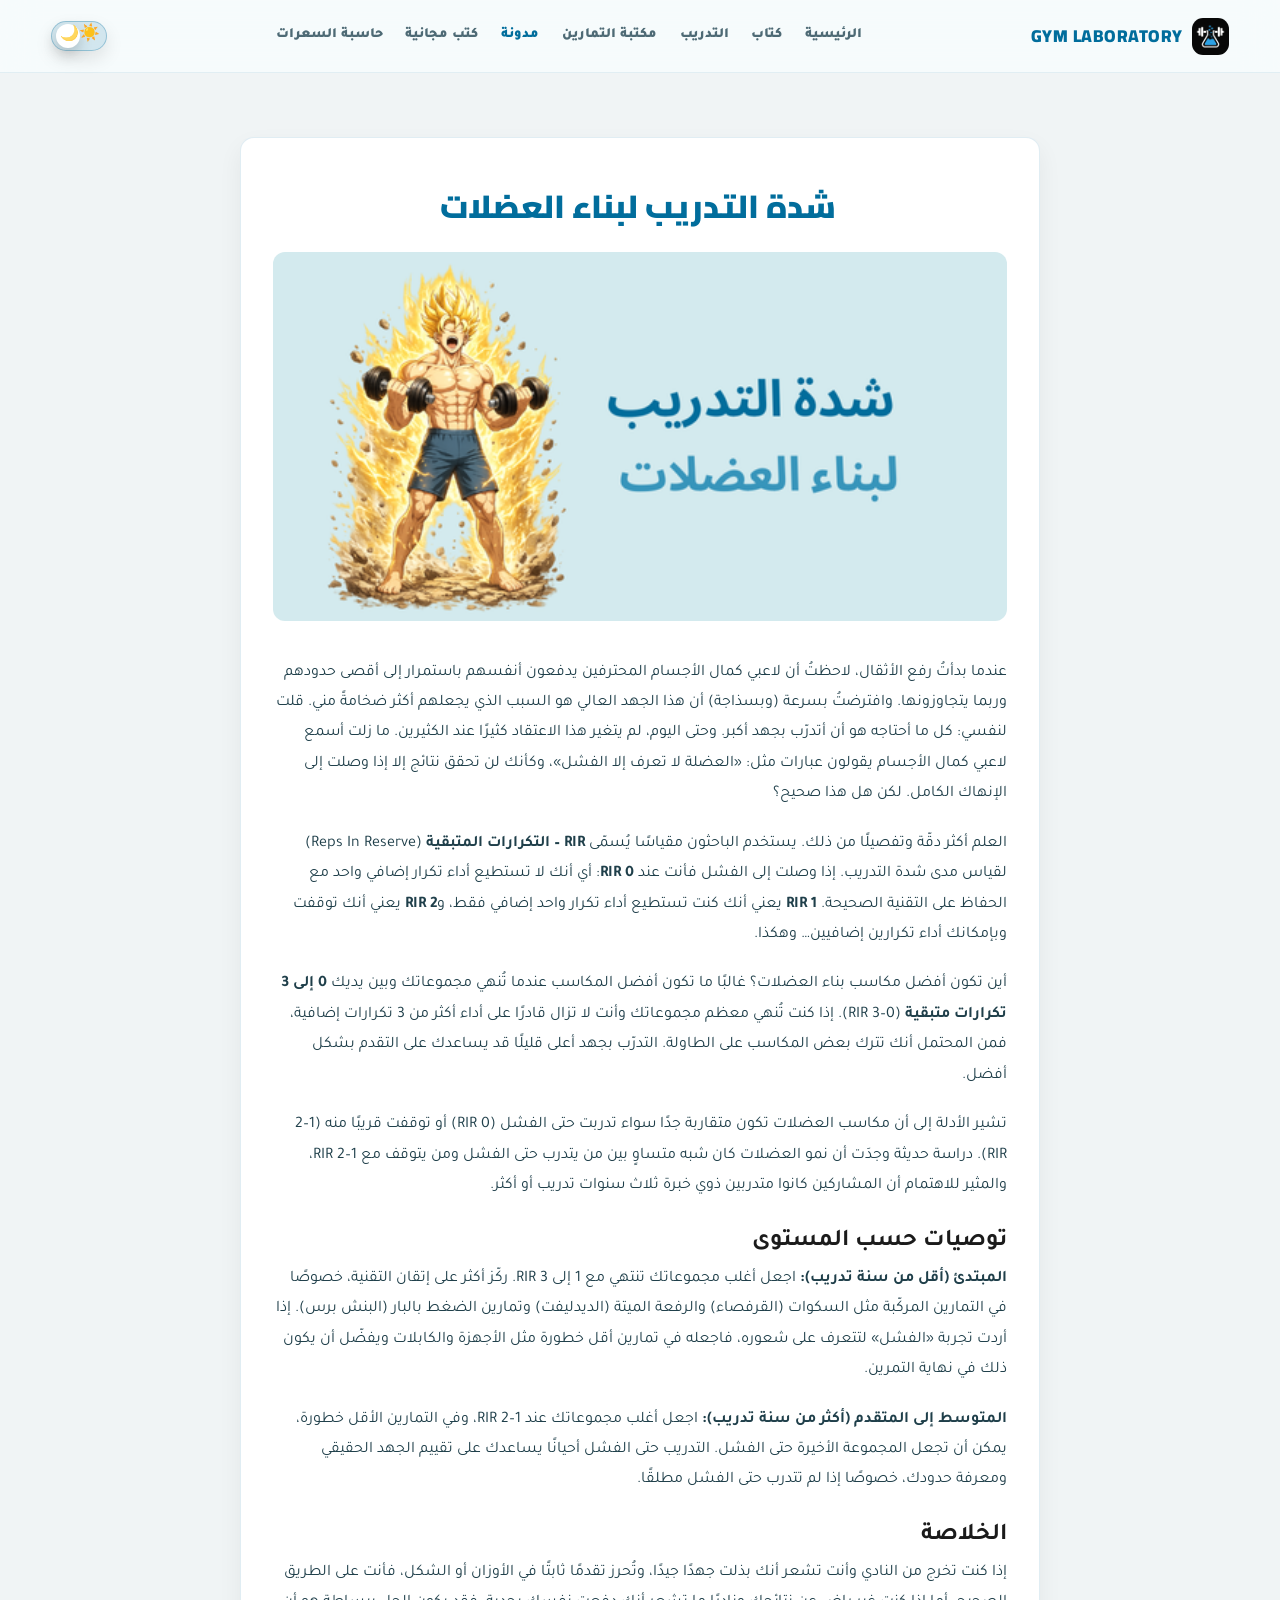
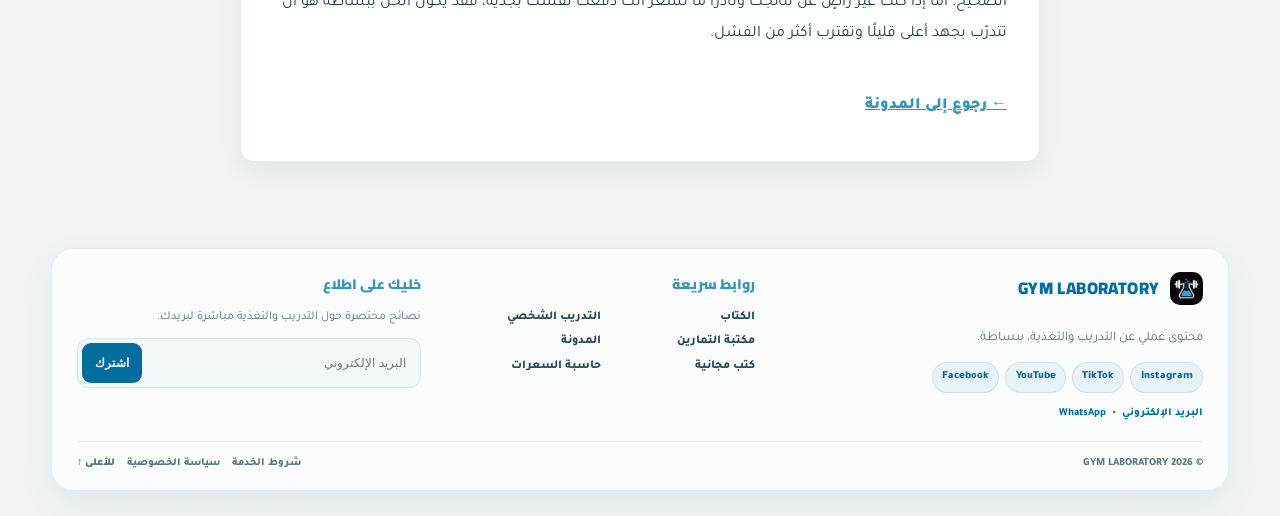
<file: blog6.html>
<!DOCTYPE html>

<html dir="rtl" lang="ar">
<head>
<meta charset="utf-8"/>
<meta content="width=device-width, initial-scale=1.0" name="viewport"/>
<title>GYM LABORATORY – شدة التدريب لبناء العضلات</title>
<!-- GYM LABORATORY favicon -->
<link href="favicon.ico?v=4" rel="icon" sizes="any"/>
<link href="favicon-32x32.png?v=4" rel="icon" sizes="32x32" type="image/png"/>
<link href="favicon-16x16.png?v=4" rel="icon" sizes="16x16" type="image/png"/>
<link href="apple-touch-icon.png?v=4" rel="apple-touch-icon" sizes="180x180"/>
<!-- Fonts -->
<link href="https://fonts.googleapis.com" rel="preconnect">
<link crossorigin="" href="https://fonts.gstatic.com" rel="preconnect">
<link href="https://fonts.googleapis.com/css2?family=Cairo:wght@400;600;700;800&amp;family=Tajawal:wght@400;500;700&amp;display=swap" rel="stylesheet">
<link href="style.css" rel="stylesheet">
</link></link></link></link><link href="site-shell.css" rel="stylesheet"/><script defer="True" src="site-shell.js"></script></head>
<body>
<!-- Anchor for back to top -->
<div id="top"></div>
<!-- Header -->
<header class="site-header shared-site-header">
<div class="container nav-wrapper">
<a aria-label="GYM LABORATORY - الرئيسية" class="logo home-logo" href="index.html#home">
<img alt="GYM LABORATORY logo" class="site-logo-img" src="images/logo.webp"/>
<span class="logo-wordmark">GYM LABORATORY</span>
</a>
<button aria-controls="mainNav" aria-expanded="false" aria-label="فتح القائمة" class="mobile-menu-toggle" type="button">
<span></span><span></span><span></span>
</button>
<nav aria-label="التنقل" class="nav-menu" id="mainNav">
<a class="nav-link" href="index.html#home">الرئيسية</a>
<a class="nav-link" href="index.html#ebook">كتاب</a>
<a class="nav-link" href="index.html#online">التدريب</a>
<a class="nav-link" href="exercises.html">مكتبة التمارين</a>
<!-- Link to dedicated blog listing page -->
<a class="nav-link" href="blog.html">مدونة</a>
<!-- Link to free guides section -->
<a class="nav-link" href="index.html#free-guides">كتب مجانية</a>
<!-- Link to BMR calculator section -->
<a class="nav-link" href="index.html#bmr">حاسبة السعرات</a>
</nav>
<!-- Dark mode toggle -->
<!-- Dark mode switch -->
<label class="theme-switch theme-switch--floating" title="الوضع الليلي">
<input aria-label="تغيير الوضع" id="themeToggle" type="checkbox"/>
<span aria-hidden="true" class="theme-slider">
<span class="theme-icon theme-icon--sun">☀️</span>
<span class="theme-icon theme-icon--moon">🌙</span>
</span>
</label>
</div>
</header>
<!-- Article content -->
<section class="article-section">
<div class="container">
<div class="article-container">
<h1 class="article-title">  شدة التدريب لبناء العضلات</h1>
<!-- Article hero image -->
<img alt="شدة التدريب لبناء العضلات" class="article-image" src="images/blog/blog6.webp"/>
<div class="article-body">
<p>
              عندما بدأتُ رفع الأثقال، لاحظتُ أن لاعبي كمال الأجسام المحترفين يدفعون أنفسهم باستمرار إلى
              أقصى حدودهم وربما يتجاوزونها. وافترضتُ بسرعة (وبسذاجة) أن هذا الجهد العالي هو السبب الذي
              يجعلهم أكثر ضخامةً مني. قلت لنفسي: كل ما أحتاجه هو أن أتدرّب بجهد أكبر. وحتى اليوم، لم
              يتغير هذا الاعتقاد كثيرًا عند الكثيرين. ما زلت أسمع لاعبي كمال الأجسام يقولون عبارات مثل:
              «العضلة لا تعرف إلا الفشل»، وكأنك لن تحقق نتائج إلا إذا وصلت إلى الإنهاك الكامل. لكن هل
              هذا صحيح؟
            </p>
<p>
              العلم أكثر دقّة وتفصيلًا من ذلك. يستخدم الباحثون مقياسًا يُسمّى
              <strong>RIR – التكرارات المتبقية</strong> (Reps In Reserve) لقياس مدى شدة التدريب. إذا
              وصلت إلى الفشل فأنت عند <strong>0 RIR</strong>: أي أنك لا تستطيع أداء تكرار إضافي واحد مع
              الحفاظ على التقنية الصحيحة. <strong>1 RIR</strong> يعني أنك كنت تستطيع أداء تكرار واحد
              إضافي فقط، و<strong>2 RIR</strong> يعني أنك توقفت وبإمكانك أداء تكرارين إضافيين… وهكذا.
            </p>
<p>
              أين تكون أفضل مكاسب بناء العضلات؟ غالبًا ما تكون أفضل المكاسب عندما تُنهي مجموعاتك وبين
              يديك <strong>0 إلى 3 تكرارات متبقية</strong> (0–3 RIR). إذا كنت تُنهي معظم مجموعاتك وأنت
              لا تزال قادرًا على أداء أكثر من 3 تكرارات إضافية، فمن المحتمل أنك تترك بعض المكاسب على
              الطاولة. التدرّب بجهد أعلى قليلًا قد يساعدك على التقدم بشكل أفضل.
            </p>
<p>
              تشير الأدلة إلى أن مكاسب العضلات تكون متقاربة جدًا سواء تدربت حتى الفشل (0 RIR) أو توقفت
              قريبًا منه (1–2 RIR). دراسة حديثة وجدَت أن نمو العضلات كان شبه متساوٍ بين من يتدرب حتى
              الفشل ومن يتوقف مع 1–2 RIR، والمثير للاهتمام أن المشاركين كانوا متدربين ذوي خبرة ثلاث
              سنوات تدريب أو أكثر.
            </p>
<h2>توصيات حسب المستوى</h2>
<p>
<strong>المبتدئ (أقل من سنة تدريب):</strong> اجعل أغلب مجموعاتك تنتهي مع 1 إلى 3 RIR.
              ركّز أكثر على إتقان التقنية، خصوصًا في التمارين المركّبة مثل السكوات (القرفصاء) والرفعة
              الميتة (الديدليفت) وتمارين الضغط بالبار (البنش برس). إذا أردت تجربة «الفشل» لتتعرف على
              شعوره، فاجعله في تمارين أقل خطورة مثل الأجهزة والكابلات ويفضّل أن يكون ذلك في نهاية
              التمرين.
            </p>
<p>
<strong>المتوسط إلى المتقدم (أكثر من سنة تدريب):</strong> اجعل أغلب مجموعاتك عند 1–2 RIR،
              وفي التمارين الأقل خطورة، يمكن أن تجعل المجموعة الأخيرة حتى الفشل. التدريب حتى الفشل
              أحيانًا يساعدك على تقييم الجهد الحقيقي ومعرفة حدودك، خصوصًا إذا لم تتدرب حتى الفشل مطلقًا.
            </p>
<h2>الخلاصة</h2>
<p>
              إذا كنت تخرج من النادي وأنت تشعر أنك بذلت جهدًا جيدًا، وتُحرز تقدمًا ثابتًا في الأوزان أو
              الشكل، فأنت على الطريق الصحيح. أما إذا كنت غير راضٍ عن نتائجك ونادرًا ما تشعر أنك دفعت
              نفسك بجدية، فقد يكون الحل ببساطة هو أن تتدرّب بجهد أعلى قليلًا وتقترب أكثر من الفشل.
            </p>
</div>
<a class="back-to-blog" href="blog.html">← رجوع إلى المدونة</a>
</div>
</div>
</section>
<!-- Footer (same as index) -->
<footer class="site-footer site-footer-v3 shared-site-footer">
<div class="container footer-card footer-v3-card">
<div class="footer-v3-main">
<div class="footer-v3-brand">
<a aria-label="GYM LABORATORY" class="footer-v3-logo" href="index.html#top">
<img alt="GYM LABORATORY logo" class="footer-logo-img" src="images/logo.webp"/>
<span>GYM LABORATORY</span>
</a>
<p class="footer-v3-tagline">
              محتوى عملي عن التدريب والتغذية، ببساطة.
            </p>
<div aria-label="حسابات التواصل الاجتماعي" class="footer-v3-social">
<a href="https://www.instagram.com/gym.labooo" rel="noopener" target="_blank">Instagram</a>
<a href="https://www.tiktok.com/@gymlaboo" rel="noopener" target="_blank">TikTok</a>
<a href="https://www.youtube.com/@gymlabo" rel="noopener" target="_blank">YouTube</a>
<a href="https://www.facebook.com/profile.php?id=61576849801264" rel="noopener" target="_blank">Facebook</a>
</div>
<div class="footer-v3-contact">
<a aria-label="نسخ البريد الإلكتروني" data-copy-email="contact.labooo@gmail.com" href="#">البريد الإلكتروني</a>
<span aria-hidden="true">•</span>
<a href="https://wa.me/212657994110" rel="noopener" target="_blank">WhatsApp</a>
</div>
</div>
<nav aria-label="روابط الموقع" class="footer-v3-nav">
<h4>روابط سريعة</h4>
<div class="footer-v3-link-grid">
<a href="index.html#ebook">الكتاب</a>
<a href="index.html#online">التدريب الشخصي</a>
<a href="exercises.html">مكتبة التمارين</a>
<a href="blog.html">المدونة</a>
<a href="index.html#free-guides">كتب مجانية</a>
<a href="index.html#bmr">حاسبة السعرات</a>
</div>
</nav>
<div class="footer-v3-newsletter">
<h4>خليك على اطلاع</h4>
<p>نصائح مختصرة حول التدريب والتغذية مباشرة لبريدك.</p>
<form action="https://docs.google.com/forms/d/e/1FAIpQLSf1J3YBh-Xstf0M2CuExO_WGVY75-u4iBIj2NMQHoWoRmXLrg/formResponse" class="newsletter footer-v3-newsletter-form" method="POST" onsubmit="newsletterSuccess()" target="hidden_iframe">
<input aria-label="البريد الإلكتروني" autocomplete="email" name="entry.364924139" placeholder="البريد الإلكتروني" required="" type="email"/>
<button type="submit">اشترك</button>
</form>
<iframe name="hidden_iframe" style="display:none;"></iframe>
<p class="newsletter-success" id="newsletter-success" style="display:none;"></p>
</div>
</div>
<div class="footer-bottom footer-v3-bottom">
<span>© 2026 GYM LABORATORY</span>
<div class="footer-v3-legal">
<a href="#" id="terms-link">شروط الخدمة</a>
<a href="#" id="privacy-link">سياسة الخصوصية</a>
<a class="footer-backtop" href="index.html#top">للأعلى ↑</a>
</div>
</div>
</div>
</footer>
<!-- Legal modal overlay and modal container -->
<div class="legal-modal-overlay" id="legalOverlay" style="display: none;"></div>
<div class="legal-modal" id="legalModal" style="display: none;">
<div class="legal-modal-content">
<span class="legal-close" id="legalCloseBtn">×</span>
<h3 id="legalModalTitle"></h3>
<div class="legal-modal-body" id="legalModalBody"></div>
</div>
</div>
<!-- Hidden detailed legal content for Terms of Service and Privacy Policy -->
<div id="terms-content" style="display:none;">
<p><strong>آخر تحديث:</strong> 07 يناير 2026</p>
<p>مرحباً بك في موقع GYM LABORATORY. باستخدامك لهذا الموقع أو أي من خدماته، فإنك تقرّ بأنك قرأت وفهمت ووافقت على هذه الشروط والأحكام.</p>
<p><strong>1) التعريفات</strong></p>
<p><strong>الموقع:</strong> منصة GYM LABORATORY والمحتوى المرتبط بها.</p>
<p><strong>الخدمات:</strong> تشمل المحتوى التعليمي، مكتبة التمارين، المدونة، حاسبة السعرات، التدريب أونلاين، والكتب الرقمية (E‑book).</p>
<p><strong>المستخدم:</strong> كل شخص يقوم بزيارة الموقع أو استخدام أي خدمة.</p>
<p><strong>المحتوى:</strong> كل النصوص، الصور، البرامج التدريبية، المقالات، الفيديوهات، التمارين، والمواد التعليمية المتاحة على الموقع.</p>
<p><strong>2) قبول الشروط</strong><br/>باستخدامك للموقع، أنت توافق على الالتزام بهذه الشروط. إذا كنت لا توافق عليها، يجب عليك التوقف عن استخدام الموقع والخدمات فوراً.</p>
<p><strong>3) طبيعة الخدمات وعدم ضمان النتائج</strong><br/>يقدم موقع GYM LABORATORY محتوى تعليمي وإرشادي في مجال اللياقة والتغذية، ولكن:<br/>النتائج تختلف من شخص لآخر حسب الالتزام، العمر، الجينات، الحالة الصحية، نمط الحياة، وغيرها.<br/>أي توصيات أو برامج تعتبر توجيهاً عاماً أو مبنية على البيانات المقدمة منك في التدريب الخاص.</p>
<p><strong>4) التحذير الصحي والمسؤولية الطبية (مهم جداً)</strong><br/>الموقع ليس بديلاً عن الطبيب أو المختص الصحي. باستخدامك لخدماتنا، أنت تقرّ وتوافق على ما يلي:<br/>إذا كنت تعاني من أي مرض أو مشكلة صحية (مثل أمراض القلب، الضغط، السكري، إصابات، أو أي حالة طبية) فيجب عليك استشارة طبيبك قبل البدء بأي برنامج أو تمرين أو تغيير غذائي.<br/>أنت تستخدم محتوى الموقع والخدمات على مسؤوليتك الشخصية.<br/>لا نتحمل أي مسؤولية عن إصابات أو أضرار ناتجة عن سوء التطبيق أو عدم استشارة مختص أو استخدام غير مناسب للمعلومات.</p>
<p><strong>5) الكتب الرقمية والتدريب الأونلاين</strong><br/>قد نوفر منتجات وخدمات رقمية مثل:<br/>كتاب إلكتروني (E‑book)<br/>تدريب شخصي/برنامج تدريبي أونلاين<br/>وعليه:<br/>تعتبر هذه الخدمات رقمية وغير ملموسة.<br/>بعد تسليم/إرسال المنتج أو البرنامج للمستخدم، لا يمكن ضمان استرجاعه لأنه محتوى رقمي.</p>
<p><strong>6) الدفع وطرق الدفع</strong><br/>قد يتم قبول الدفع عبر: PayPal، تحويل بنكي، Western Union (وقد تضاف طرق أخرى مستقبلاً).<br/>المستخدم مسؤول عن إدخال البيانات الصحيحة أثناء الدفع وتحمل رسوم التحويل إن وجدت.</p>
<p><strong>7) سياسة الاسترجاع (Refund Policy)</strong><br/>في الوقت الحالي، لا نقدم سياسة استرجاع واضحة بسبب طبيعة المحتوى الرقمي والخدمات الأونلاين. ومع ذلك، قد يتم النظر في أي طلب في ظروف استثنائية حسب تقديرنا.</p>
<p><strong>8) حقوق الملكية الفكرية</strong><br/>جميع المحتويات الموجودة على موقع GYM LABORATORY (المقالات، البرامج، التصميم، النصوص، الصور…) هي ملك للموقع. لا يحق نسخ المحتوى أو إعادة نشره أو بيعه دون إذن. يسمح باستخدام النصائح والمعلومات لأغراض شخصية أو تعليمية بهدف نشر الوعي وتحسين مستوى اللياقة في المغرب والعالم العربي، بشرط عدم نسب المحتوى لنفسك أو استخدامه تجارياً.</p>
<p><strong>9) الاستخدام الممنوع</strong><br/>يمنع على المستخدم استخدام المحتوى في أغراض تجارية دون إذن؛ أو إرسال بيانات أو رسائل مزعجة أو ضارة.</p>
<p><strong>10) روابط خارجية</strong><br/>قد يحتوي الموقع على روابط لمنصات أخرى مثل Instagram، TikTok، YouTube. نحن غير مسؤولين عن محتوى أو سياسات تلك المواقع.</p>
<p><strong>11) تحديث الشروط</strong><br/>نحتفظ بحق تعديل شروط الخدمة في أي وقت. يعتبر استمرار استخدامك للموقع بعد التحديث موافقة ضمنية على الشروط الجديدة.</p>
<p><strong>12) التواصل والدعم</strong><br/>لأي استفسار أو طلب متعلق بالخدمات، يمكنك التواصل معنا عبر البريد الإلكتروني:<br/>📩 contact.labooo@gmail.com<br/>مدة الرد المتوقعة: من 24 إلى 72 ساعة.</p>
</div>
<div id="privacy-content" style="display:none;">
<p><strong>آخر تحديث:</strong> 07 يناير 2026</p>
<p>نحن في GYM LABORATORY نحترم خصوصيتك ونلتزم بحماية بياناتك. توضح هذه السياسة ما نقوم بجمعه من معلومات وكيفية استخدامه.</p>
<p><strong>1) المعلومات التي نجمعها</strong></p>
<p>نقوم بجمع الحد الأدنى من البيانات فقط، مثل:</p>
<p><strong>أ) البريد الإلكتروني (Newsletter)</strong><br/>عند اشتراكك في النشرة البريدية، قد نجمع البريد الإلكتروني فقط. ويستخدم ذلك لإرسال نصائح حول التغذية والتمارين وتحديثات حول المقالات والمحتوى الجديد.</p>
<p><strong>ب) بيانات التدريب الأونلاين (Coaching)</strong><br/>عند ملء استمارة التدريب، قد تقدم معلومات مثل الهدف، الطول والوزن، العمر، مستوى النشاط، معلومات حول التغذية والتمارين، معلومات صحية إن قمت بذكرها. ⚠️ هذه المعلومات تستخدم فقط لتصميم برنامج مناسب لك.</p>
<p><strong>2) كيف نستخدم بياناتك</strong><br/>نستخدم بياناتك فقط من أجل تقديم خدمات التدريب وبرامج التغذية، إرسال النشرة البريدية لمن وافق عليها، التواصل معك بخصوص خدماتنا.</p>
<p><strong>3) عدم مشاركة البيانات</strong><br/>نحن لا نبيع ولا نشارك بياناتك الشخصية مع أي طرف ثالث؛ بياناتك تظل خاصة وسرية. قد تكون هناك مشاركة تقنية فقط عند الدفع (مثل PayPal أو التحويل البنكي) لأن تلك الخدمات تحتاج بيانات الدفع لإتمام المعاملة.</p>
<p><strong>4) حماية البيانات</strong><br/>نلتزم باتخاذ إجراءات أمنية مناسبة لحماية بياناتك من الوصول غير المصرح به أو التسريب أو التعديل.</p>
<p><strong>5) ملفات تعريف الارتباط (Cookies)</strong><br/>قد يستخدم الموقع ملفات تعريف ارتباط (Cookies) لتحسين تجربة المستخدم، مثل تذكر الوضع الليلي (Dark Mode) وتحسين أداء الموقع.</p>
<p><strong>6) حقوق المستخدم</strong><br/>يمكنك طلب حذف بريدك من النشرة البريدية في أي وقت، وطلب حذف معلوماتك المتعلقة بالتدريب من خلال مراسلتنا.</p>
<p><strong>7) تحديث السياسة</strong><br/>قد نقوم بتحديث سياسة الخصوصية عند إضافة خدمات أو ميزات جديدة (مثل الحسابات مستقبلاً). سيتم نشر أي تحديث على هذه الصفحة.</p>
<p><strong>8) التواصل</strong><br/>لأي طلب متعلق بالخصوصية أو البيانات: 📩 contact.labooo@gmail.com<br/>وسيتم الرد خلال 24 إلى 72 ساعة.</p>
</div>
<!-- Dark mode, newsletter and back to top scripts -->
<script>
      document.addEventListener("DOMContentLoaded", () => {
        // Theme toggle
        const toggle = document.getElementById("themeToggle");
        const saved = localStorage.getItem("theme");
        const startDark =
          saved === "dark" ||
          (!saved && window.matchMedia("(prefers-color-scheme: dark)").matches);
        document.body.classList.toggle("dark", startDark);
        toggle.checked = startDark;
        toggle.addEventListener("change", () => {
          const isDark = toggle.checked;
          document.body.classList.toggle("dark", isDark);
          localStorage.setItem("theme", isDark ? "dark" : "light");
        });

        // Newsletter submission simulation
        const newsletterForm = document.querySelector('.newsletter');
        newsletterForm?.addEventListener('submit', (e) => {
          e.preventDefault();
          const emailInput = newsletterForm.querySelector('input[type="email"]');
          if (emailInput && emailInput.value) {
            const msg = document.createElement('div');
            msg.className = 'newsletter-success';
            msg.textContent = 'شكراً على الاشتراك!';
            newsletterForm.parentNode?.insertBefore(msg, newsletterForm.nextSibling);
            emailInput.value = '';
            setTimeout(() => {
              msg.remove();
            }, 4000);
          }
        });

        // Back to top link
        document.querySelector('.footer-backtop')?.addEventListener('click', (e) => {
          e.preventDefault();
          window.scrollTo({ top: 0, behavior: 'smooth' });
        });
      });
    </script>
<!-- Script for copying email to clipboard and showing toast -->
<script>
      document.addEventListener('DOMContentLoaded', function () {
        document.querySelectorAll('[data-copy-email]').forEach(function (icon) {
          icon.addEventListener('click', function (e) {
            e.preventDefault();
            const mail = icon.getAttribute('data-copy-email');
            if (!mail) return;
            navigator.clipboard.writeText(mail).then(function () {
              const existing = document.querySelector('.email-copy-toast');
              if (existing) existing.remove();
              const toast = document.createElement('div');
              toast.className = 'email-copy-toast';
              toast.textContent = 'تم نسخ البريد الإلكتروني!';
              document.body.appendChild(toast);
              setTimeout(function () {
                toast.remove();
              }, 3000);
            });
          });
        });
      });
    </script>
<!-- Script for handling legal modal interactions -->
<script>
      document.addEventListener('DOMContentLoaded', function () {
        const legalOverlay = document.getElementById('legalOverlay');
        const legalModal = document.getElementById('legalModal');
        const legalModalTitle = document.getElementById('legalModalTitle');
        const legalModalBody = document.getElementById('legalModalBody');
        const legalCloseBtn = document.getElementById('legalCloseBtn');
        function showLegal(title, contentHTML) {
          if (legalModalTitle) legalModalTitle.textContent = title;
          if (legalModalBody) legalModalBody.innerHTML = contentHTML;
          if (legalOverlay) legalOverlay.style.display = 'flex';
          if (legalModal) legalModal.style.display = 'block';
        }
        const termsLink = document.getElementById('terms-link');
        const privacyLink = document.getElementById('privacy-link');
        if (termsLink) {
          termsLink.addEventListener('click', function (e) {
            e.preventDefault();
            const termsEl = document.getElementById('terms-content');
            const html = termsEl ? termsEl.innerHTML : '';
            showLegal('شروط الخدمة', html);
          });
        }
        if (privacyLink) {
          privacyLink.addEventListener('click', function (e) {
            e.preventDefault();
            const privacyEl = document.getElementById('privacy-content');
            const html = privacyEl ? privacyEl.innerHTML : '';
            showLegal('سياسة الخصوصية', html);
          });
        }
        if (legalCloseBtn) {
          legalCloseBtn.addEventListener('click', function () {
            if (legalOverlay) legalOverlay.style.display = 'none';
            if (legalModal) legalModal.style.display = 'none';
          });
        }
        if (legalOverlay) {
          legalOverlay.addEventListener('click', function () {
            legalOverlay.style.display = 'none';
            legalModal.style.display = 'none';
          });
        }
      });
    </script>
</body>
</html>
</file>
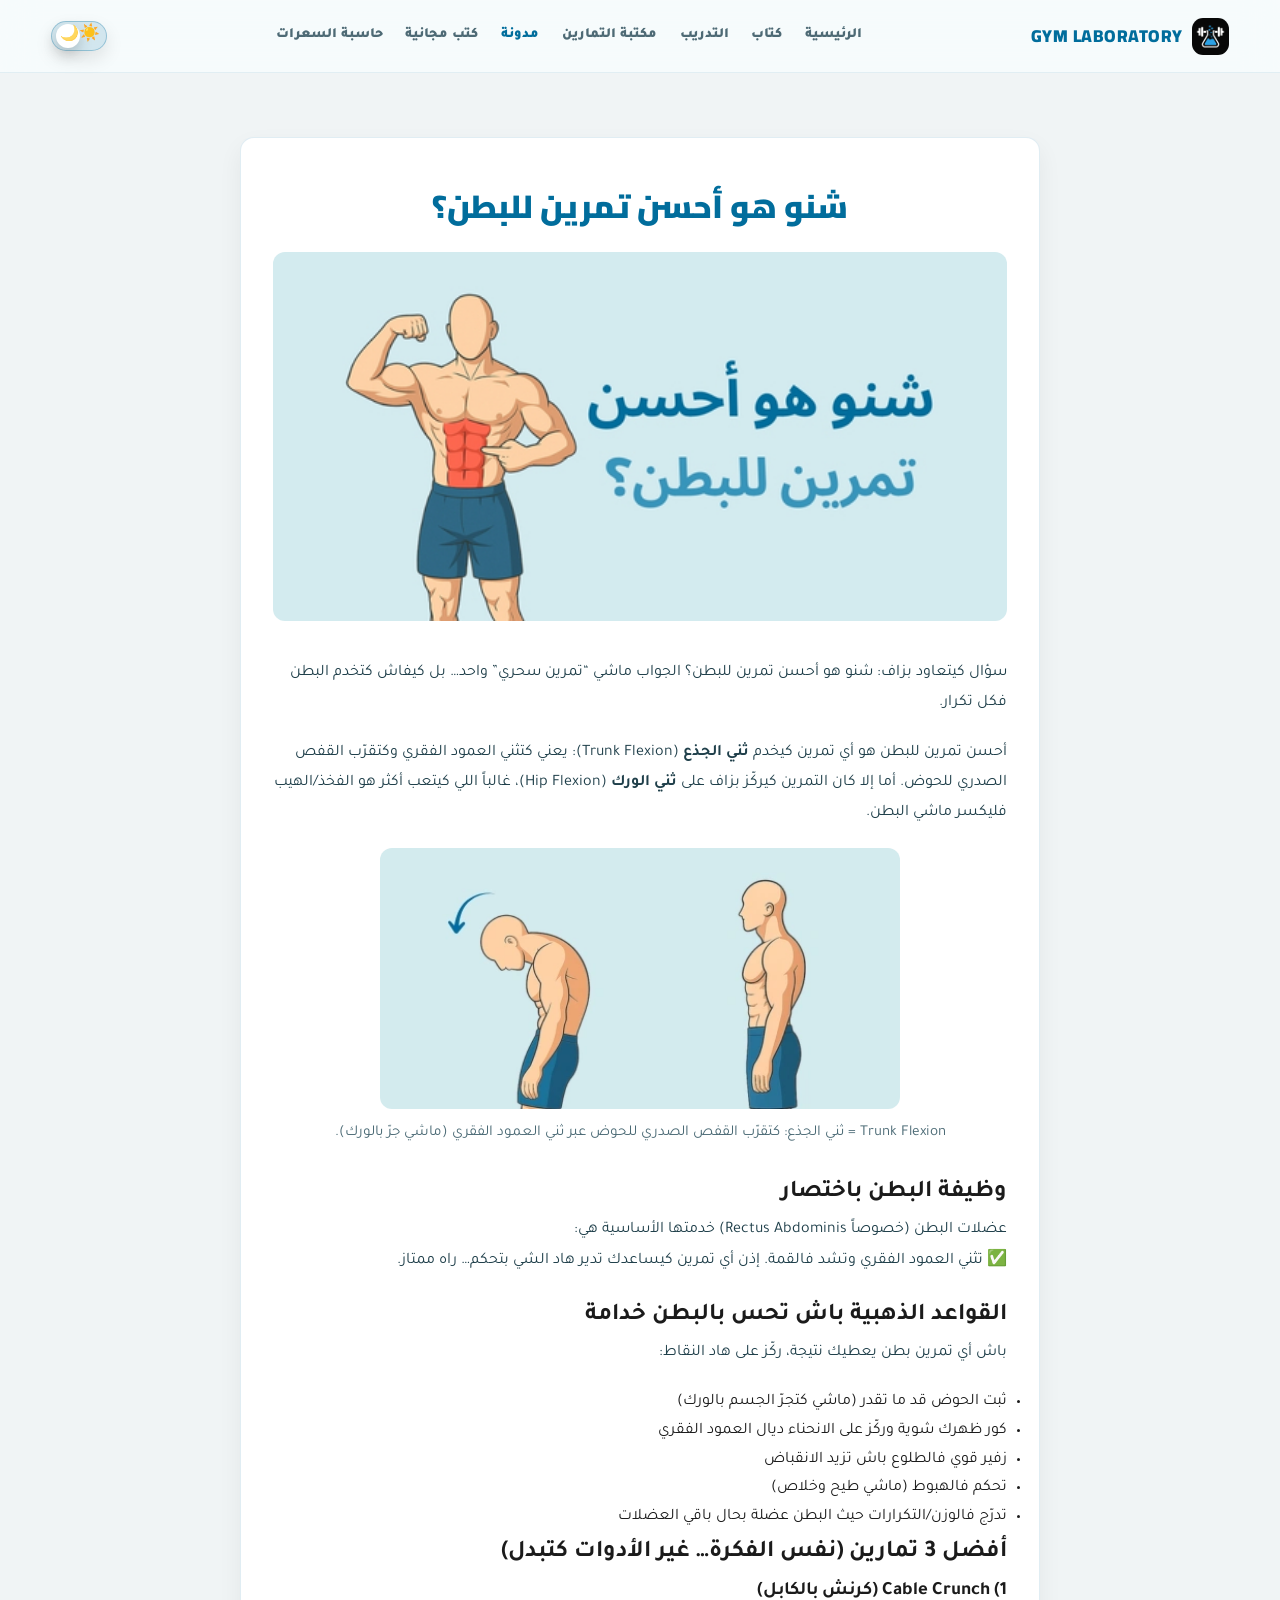
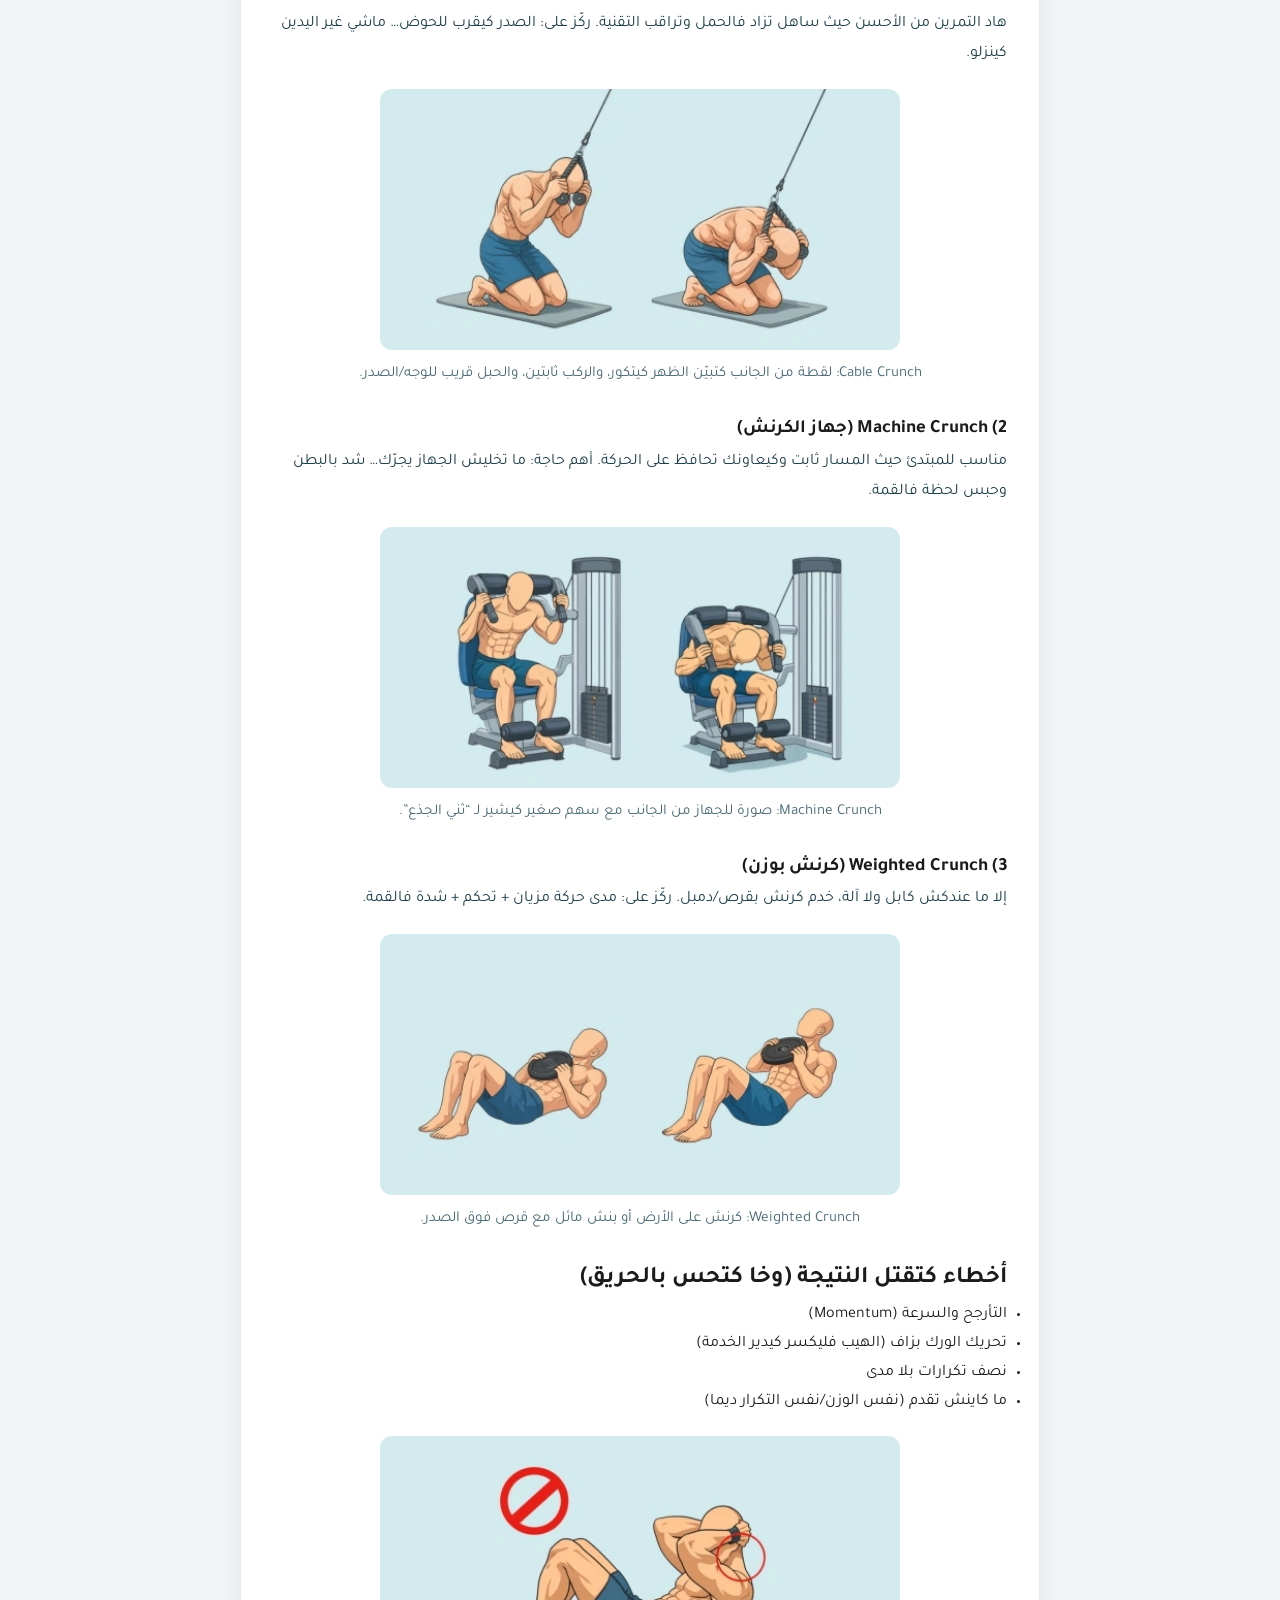
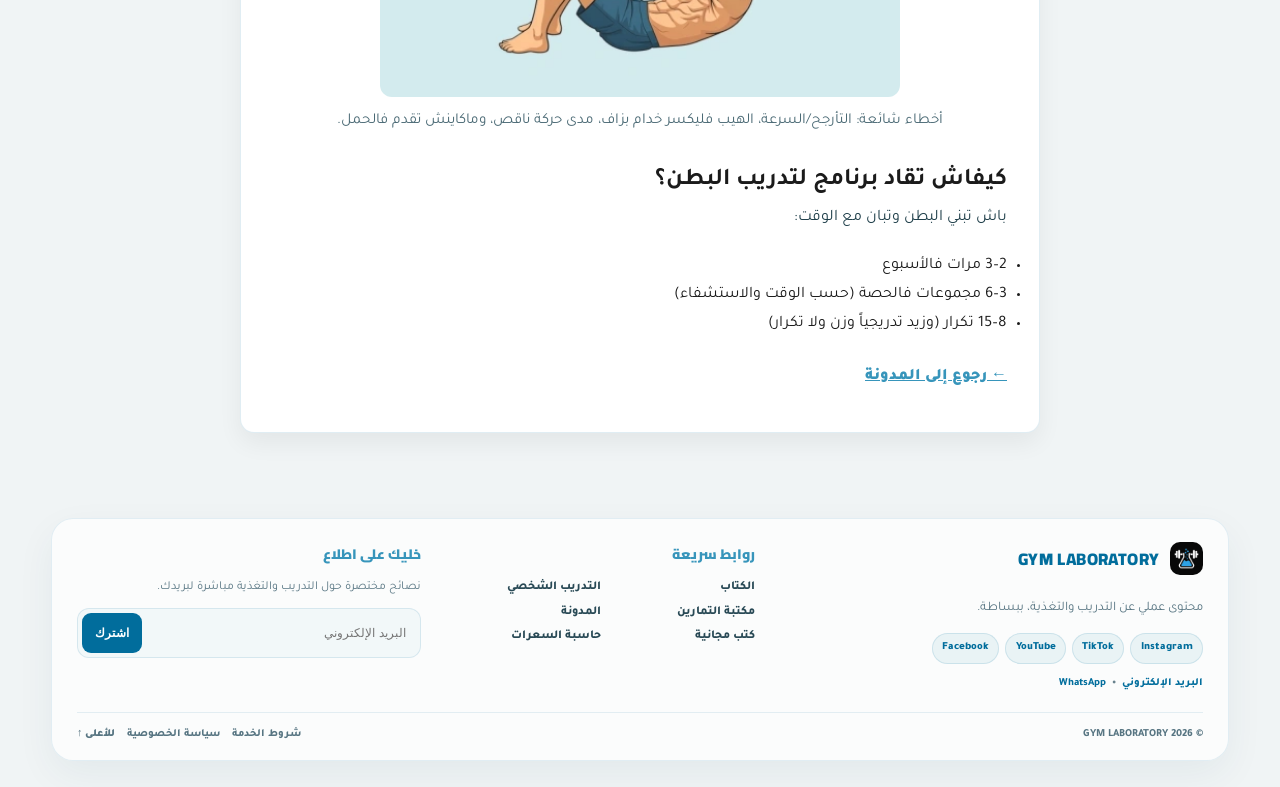
<file: blog7.html>
<!DOCTYPE html>

<html dir="rtl" lang="ar">
<head>
<meta charset="utf-8"/>
<meta content="width=device-width, initial-scale=1.0" name="viewport"/>
<title>GYM LABORATORY – شنو هو أحسن تمرين للبطن؟ </title>
<!-- GYM LABORATORY favicon -->
<link href="favicon.ico?v=4" rel="icon" sizes="any"/>
<link href="favicon-32x32.png?v=4" rel="icon" sizes="32x32" type="image/png"/>
<link href="favicon-16x16.png?v=4" rel="icon" sizes="16x16" type="image/png"/>
<link href="apple-touch-icon.png?v=4" rel="apple-touch-icon" sizes="180x180"/>
<!-- Fonts -->
<link href="https://fonts.googleapis.com" rel="preconnect">
<link crossorigin="" href="https://fonts.gstatic.com" rel="preconnect">
<link href="https://fonts.googleapis.com/css2?family=Cairo:wght@400;600;700;800&amp;family=Tajawal:wght@400;500;700&amp;display=swap" rel="stylesheet">
<link href="style.css" rel="stylesheet">
<!-- Mobile fix (blog7): remove the desktop max-height cap and prevent overflow for ALL images/blog inside the article on mobile -->
<style>
      @media (max-width: 600px) {
        /* Any image inside the article should be responsive on mobile */
        .article-body img {
          width: 100%;
          max-width: 100%;
          height: auto;
          max-height: none;
        }

        /* Optional: avoid awkward side gaps on very small screens */
        .article-figure {
          margin-inline: 0;
        }
      }
    </style>
</link></link></link></link><link href="site-shell.css" rel="stylesheet"/><script defer="True" src="site-shell.js"></script></head>
<body>
<div id="top"></div>
<!-- Header -->
<header class="site-header shared-site-header">
<div class="container nav-wrapper">
<a aria-label="GYM LABORATORY - الرئيسية" class="logo home-logo" href="index.html#home">
<img alt="GYM LABORATORY logo" class="site-logo-img" src="images/logo.webp"/>
<span class="logo-wordmark">GYM LABORATORY</span>
</a>
<button aria-controls="mainNav" aria-expanded="false" aria-label="فتح القائمة" class="mobile-menu-toggle" type="button">
<span></span><span></span><span></span>
</button>
<nav aria-label="التنقل" class="nav-menu" id="mainNav">
<a class="nav-link" href="index.html#home">الرئيسية</a>
<a class="nav-link" href="index.html#ebook">كتاب</a>
<a class="nav-link" href="index.html#online">التدريب</a>
<a class="nav-link" href="exercises.html">مكتبة التمارين</a>
<!-- Link to dedicated blog listing page -->
<a class="nav-link" href="blog.html">مدونة</a>
<!-- Link to free guides section -->
<a class="nav-link" href="index.html#free-guides">كتب مجانية</a>
<!-- Link to BMR calculator section -->
<a class="nav-link" href="index.html#bmr">حاسبة السعرات</a>
</nav>
<!-- Dark mode toggle -->
<!-- Dark mode switch -->
<label class="theme-switch theme-switch--floating" title="الوضع الليلي">
<input aria-label="تغيير الوضع" id="themeToggle" type="checkbox"/>
<span aria-hidden="true" class="theme-slider">
<span class="theme-icon theme-icon--sun">☀️</span>
<span class="theme-icon theme-icon--moon">🌙</span>
</span>
</label>
</div>
</header>
<!-- Article content -->
<section class="article-section">
<div class="container">
<div class="article-container">
<h1 class="article-title">شنو هو أحسن تمرين للبطن؟</h1>
<img alt="شنو هو أحسن تمرين للبطن؟ (الجواب: كرنش صحيح)" class="article-image" src="images/blog/blog7.webp"/>
<div class="article-body">
<p>
              سؤال كيتعاود بزاف: شنو هو أحسن تمرين للبطن؟ الجواب ماشي “تمرين سحري”
              واحد… بل كيفاش كتخدم البطن فكل تكرار.
            </p>
<p>
              أحسن تمرين للبطن هو أي تمرين كيخدم <b>ثني الجذع</b>
              (<span lang="en">Trunk Flexion</span>): يعني كتثني العمود الفقري وكتقرّب
              القفص الصدري للحوض. أما إلا كان التمرين كيركّز بزاف على <b>ثني الورك</b>
              (<span lang="en">Hip Flexion</span>)، غالباً اللي كيتعب أكثر هو الفخذ/الهيب
              فليكسر ماشي البطن.
            </p>
<figure class="article-figure">
<img alt="Trunk Flexion – ثني الجذع" class="article-image" loading="lazy" src="images/blog/blog7-trunk-flexion.webp"/>
<figcaption>
                Trunk Flexion = ثني الجذع: كتقرّب القفص الصدري للحوض عبر ثني العمود الفقري
                (ماشي جرّ بالورك).
              </figcaption>
</figure>
<h2>وظيفة البطن باختصار</h2>
<p>
              عضلات البطن (خصوصاً <span lang="en">Rectus Abdominis</span>) خدمتها الأساسية
              هي:
              <br/>
              ✅ تثني العمود الفقري وتشد فالقمة. إذن أي تمرين كيساعدك تدير هاد الشي
              بتحكم… راه ممتاز.
            </p>
<h2>القواعد الذهبية باش تحس بالبطن خدامة</h2>
<p>باش أي تمرين بطن يعطيك نتيجة، ركّز على هاد النقاط:</p>
<ul>
<li>ثبت الحوض قد ما تقدر (ماشي كتجرّ الجسم بالورك)</li>
<li>كور ظهرك شوية وركّز على الانحناء ديال العمود الفقري</li>
<li>زفير قوي فالطلوع باش تزيد الانقباض</li>
<li>تحكم فالهبوط (ماشي طيح وخلاص)</li>
<li>تدرّج فالوزن/التكرارات حيث البطن عضلة بحال باقي العضلات</li>
</ul>
<h2>أفضل 3 تمارين (نفس الفكرة… غير الأدوات كتبدل)</h2>
<h3>1) <span lang="en">Cable Crunch</span> (كرنش بالكابل)</h3>
<p>
              هاد التمرين من الأحسن حيث ساهل تزاد فالحمل وتراقب التقنية. ركّز على: الصدر
              كيقرب للحوض… ماشي غير اليدين كينزلو.
            </p>
<figure class="article-figure">
<img alt="Cable Crunch – كرنش بالكابل" class="article-image" loading="lazy" src="images/blog/blog7-cable-crunch.webp"/>
<figcaption>
                Cable Crunch: لقطة من الجانب كتبيّن الظهر كيتكور، والركب ثابتين، والحبل
                قريب للوجه/الصدر.
              </figcaption>
</figure>
<h3>2) <span lang="en">Machine Crunch</span> (جهاز الكرنش)</h3>
<p>
              مناسب للمبتدئ حيث المسار ثابت وكيعاونك تحافظ على الحركة. أهم حاجة: ما
              تخليش الجهاز يجرّك… شد بالبطن وحبس لحظة فالقمة.
            </p>
<figure class="article-figure">
<img alt="Machine Crunch – جهاز الكرنش" class="article-image" loading="lazy" src="images/blog/blog7-machine-crunch.webp"/>
<figcaption>
                Machine Crunch: صورة للجهاز من الجانب مع سهم صغير كيشير لـ “ثني الجذع”.
              </figcaption>
</figure>
<h3>3) <span lang="en">Weighted Crunch</span> (كرنش بوزن)</h3>
<p>
              إلا ما عندكش كابل ولا آلة، خدم كرنش بقرص/دمبل. ركّز على: مدى حركة مزيان +
              تحكم + شدة فالقمة.
            </p>
<figure class="article-figure">
<img alt="Weighted Crunch – كرنش بوزن" class="article-image" loading="lazy" src="images/blog/blog7-weighted-crunch.webp"/>
<figcaption>
                Weighted Crunch: كرنش على الأرض أو بنش مائل مع قرص فوق الصدر.
              </figcaption>
</figure>
<h2>أخطاء كتقتل النتيجة (وخا كتحس بالحريق)</h2>
<ul>
<li>التأرجح والسرعة (<span lang="en">Momentum</span>)</li>
<li>تحريك الورك بزاف (الهيب فليكسر كيدير الخدمة)</li>
<li>نصف تكرارات بلا مدى</li>
<li>ما كاينش تقدم (نفس الوزن/نفس التكرار ديما)</li>
</ul>
<figure class="article-figure">
<img alt="أخطاء شائعة في تمارين البطن" class="article-image" loading="lazy" src="images/blog/blog7-common-mistakes.webp"/>
<figcaption>
                أخطاء شائعة: التأرجح/السرعة، الهيب فليكسر خدام بزاف، مدى حركة ناقص،
                وماكاينش تقدم فالحمل.
              </figcaption>
</figure>
<h2>كيفاش تقاد برنامج لتدريب البطن؟</h2>
<p>باش تبني البطن وتبان مع الوقت:</p>
<ul>
<li>2–3 مرات فالأسبوع</li>
<li>3–6 مجموعات فالحصة (حسب الوقت والاستشفاء)</li>
<li>8–15 تكرار (وزيد تدريجياً وزن ولا تكرار)</li>
</ul>
</div>
<a class="back-to-blog" href="blog.html">← رجوع إلى المدونة</a>
</div>
</div>
</section>
<!-- Footer -->
<footer class="site-footer site-footer-v3 shared-site-footer">
<div class="container footer-card footer-v3-card">
<div class="footer-v3-main">
<div class="footer-v3-brand">
<a aria-label="GYM LABORATORY" class="footer-v3-logo" href="index.html#top">
<img alt="GYM LABORATORY logo" class="footer-logo-img" src="images/logo.webp"/>
<span>GYM LABORATORY</span>
</a>
<p class="footer-v3-tagline">
              محتوى عملي عن التدريب والتغذية، ببساطة.
            </p>
<div aria-label="حسابات التواصل الاجتماعي" class="footer-v3-social">
<a href="https://www.instagram.com/gym.labooo" rel="noopener" target="_blank">Instagram</a>
<a href="https://www.tiktok.com/@gymlaboo" rel="noopener" target="_blank">TikTok</a>
<a href="https://www.youtube.com/@gymlabo" rel="noopener" target="_blank">YouTube</a>
<a href="https://www.facebook.com/profile.php?id=61576849801264" rel="noopener" target="_blank">Facebook</a>
</div>
<div class="footer-v3-contact">
<a aria-label="نسخ البريد الإلكتروني" data-copy-email="contact.labooo@gmail.com" href="#">البريد الإلكتروني</a>
<span aria-hidden="true">•</span>
<a href="https://wa.me/212657994110" rel="noopener" target="_blank">WhatsApp</a>
</div>
</div>
<nav aria-label="روابط الموقع" class="footer-v3-nav">
<h4>روابط سريعة</h4>
<div class="footer-v3-link-grid">
<a href="index.html#ebook">الكتاب</a>
<a href="index.html#online">التدريب الشخصي</a>
<a href="exercises.html">مكتبة التمارين</a>
<a href="blog.html">المدونة</a>
<a href="index.html#free-guides">كتب مجانية</a>
<a href="index.html#bmr">حاسبة السعرات</a>
</div>
</nav>
<div class="footer-v3-newsletter">
<h4>خليك على اطلاع</h4>
<p>نصائح مختصرة حول التدريب والتغذية مباشرة لبريدك.</p>
<form action="https://docs.google.com/forms/d/e/1FAIpQLSf1J3YBh-Xstf0M2CuExO_WGVY75-u4iBIj2NMQHoWoRmXLrg/formResponse" class="newsletter footer-v3-newsletter-form" method="POST" onsubmit="newsletterSuccess()" target="hidden_iframe">
<input aria-label="البريد الإلكتروني" autocomplete="email" name="entry.364924139" placeholder="البريد الإلكتروني" required="" type="email"/>
<button type="submit">اشترك</button>
</form>
<iframe name="hidden_iframe" style="display:none;"></iframe>
<p class="newsletter-success" id="newsletter-success" style="display:none;"></p>
</div>
</div>
<div class="footer-bottom footer-v3-bottom">
<span>© 2026 GYM LABORATORY</span>
<div class="footer-v3-legal">
<a href="#" id="terms-link">شروط الخدمة</a>
<a href="#" id="privacy-link">سياسة الخصوصية</a>
<a class="footer-backtop" href="index.html#top">للأعلى ↑</a>
</div>
</div>
</div>
</footer>
<!-- Legal modal overlay and container -->
<div class="legal-modal-overlay" id="legalOverlay" style="display: none;"></div>
<div class="legal-modal" id="legalModal" style="display: none;">
<div class="legal-modal-content">
<span class="legal-close" id="legalCloseBtn">×</span>
<h3 id="legalModalTitle"></h3>
<div class="legal-modal-body" id="legalModalBody"></div>
</div>
</div>
<!-- Hidden detailed legal content for Terms of Service and Privacy Policy -->
<div id="terms-content" style="display: none;">
<p><strong>آخر تحديث:</strong> 07 يناير 2026</p>
<p>مرحباً بك في موقع GYM LABORATORY. باستخدامك لهذا الموقع أو أي من خدماته، فإنك تقرّ بأنك قرأت وفهمت ووافقت على هذه الشروط والأحكام.</p>
<p><strong>1) التعريفات</strong></p>
<p><strong>الموقع:</strong> منصة GYM LABORATORY والمحتوى المرتبط بها.</p>
<p><strong>الخدمات:</strong> تشمل المحتوى التعليمي، مكتبة التمارين، المدونة، حاسبة السعرات، التدريب أونلاين، والكتب الرقمية (E-book).</p>
<p><strong>المستخدم:</strong> كل شخص يقوم بزيارة الموقع أو استخدام أي خدمة.</p>
<p><strong>المحتوى:</strong> كل النصوص، الصور، البرامج التدريبية، المقالات، الفيديوهات، التمارين، والمواد التعليمية المتاحة على الموقع.</p>
<p><strong>2) قبول الشروط</strong><br/>باستخدامك للموقع، أنت توافق على الالتزام بهذه الشروط. إذا كنت لا توافق عليها، يجب عليك التوقف عن استخدام الموقع والخدمات فوراً.</p>
<p><strong>3) طبيعة الخدمات وعدم ضمان النتائج</strong><br/>يقدم موقع GYM LABORATORY محتوى تعليمي وإرشادي في مجال اللياقة والتغذية، ولكن:<br/>النتائج تختلف من شخص لآخر حسب الالتزام، العمر، الجينات، الحالة الصحية، نمط الحياة، وغيرها.<br/>أي توصيات أو برامج تعتبر توجيهاً عاماً أو مبنية على البيانات المقدمة منك في التدريب الخاص.</p>
<p><strong>4) التحذير الصحي والمسؤولية الطبية (مهم جداً)</strong><br/>الموقع ليس بديلاً عن الطبيب أو المختص الصحي. باستخدامك لخدماتنا، أنت تقرّ وتوافق على ما يلي:<br/>إذا كنت تعاني من أي مرض أو مشكلة صحية (مثل أمراض القلب، الضغط، السكري، إصابات، أو أي حالة طبية) فيجب عليك استشارة طبيبك قبل البدء بأي برنامج أو تمرين أو تغيير غذائي.<br/>أنت تستخدم محتوى الموقع والخدمات على مسؤوليتك الشخصية.<br/>لا نتحمل أي مسؤولية عن إصابات أو أضرار ناتجة عن سوء التطبيق أو عدم استشارة مختص أو استخدام غير مناسب للمعلومات.</p>
<p><strong>5) الكتب الرقمية والتدريب الأونلاين</strong><br/>قد نوفر منتجات وخدمات رقمية مثل:<br/>كتاب إلكتروني (E-book)<br/>تدريب شخصي/برنامج تدريبي أونلاين<br/>وعليه:<br/>تعتبر هذه الخدمات رقمية وغير ملموسة.<br/>بعد تسليم/إرسال المنتج أو البرنامج للمستخدم، لا يمكن ضمان استرجاعه لأنه محتوى رقمي.</p>
<p><strong>6) الدفع وطرق الدفع</strong><br/>قد يتم قبول الدفع عبر: PayPal، تحويل بنكي، Western Union (وقد تضاف طرق أخرى مستقبلاً).<br/>المستخدم مسؤول عن إدخال البيانات الصحيحة أثناء الدفع وتحمل رسوم التحويل إن وجدت.</p>
<p><strong>7) سياسة الاسترجاع (Refund Policy)</strong><br/>في الوقت الحالي، لا نقدم سياسة استرجاع واضحة بسبب طبيعة المحتوى الرقمي والخدمات الأونلاين. ومع ذلك، قد يتم النظر في أي طلب في ظروف استثنائية حسب تقديرنا.</p>
<p><strong>8) حقوق الملكية الفكرية</strong><br/>جميع المحتويات الموجودة على موقع GYM LABORATORY (المقالات، البرامج، التصميم، النصوص، الصور…) هي ملك للموقع. لا يحق نسخ المحتوى أو إعادة نشره أو بيعه دون إذن. يسمح باستخدام النصائح والمعلومات لأغراض شخصية أو تعليمية بهدف نشر الوعي وتحسين مستوى اللياقة في المغرب والعالم العربي، بشرط عدم نسب المحتوى لنفسك أو استخدامه تجارياً.</p>
<p><strong>9) الاستخدام الممنوع</strong><br/>يمنع على المستخدم استخدام المحتوى في أغراض تجارية دون إذن؛ أو إرسال بيانات أو رسائل مزعجة أو ضارة.</p>
<p><strong>10) روابط خارجية</strong><br/>قد يحتوي الموقع على روابط لمنصات أخرى مثل Instagram، TikTok، YouTube. نحن غير مسؤولين عن محتوى أو سياسات تلك المواقع.</p>
<p><strong>11) تحديث الشروط</strong><br/>نحتفظ بحق تعديل شروط الخدمة في أي وقت. يعتبر استمرار استخدامك للموقع بعد التحديث موافقة ضمنية على الشروط الجديدة.</p>
<p><strong>12) التواصل والدعم</strong><br/>لأي استفسار أو طلب متعلق بالخدمات، يمكنك التواصل معنا عبر البريد الإلكتروني:<br/>📩 contact.labooo@gmail.com<br/>مدة الرد المتوقعة: من 24 إلى 72 ساعة.</p>
</div>
<div id="privacy-content" style="display: none;">
<p><strong>آخر تحديث:</strong> 07 يناير 2026</p>
<p>نحن في GYM LABORATORY نحترم خصوصيتك ونلتزم بحماية بياناتك. توضح هذه السياسة ما نقوم بجمعه من معلومات وكيفية استخدامه.</p>
<p><strong>1) المعلومات التي نجمعها</strong></p>
<p>نقوم بجمع الحد الأدنى من البيانات فقط، مثل:</p>
<p><strong>أ) البريد الإلكتروني (Newsletter)</strong><br/>عند اشتراكك في النشرة البريدية، قد نجمع البريد الإلكتروني فقط. ويستخدم ذلك لإرسال نصائح حول التغذية والتمارين وتحديثات حول المقالات والمحتوى الجديد.</p>
<p><strong>ب) بيانات التدريب الأونلاين (Coaching)</strong><br/>عند ملء استمارة التدريب، قد تقدم معلومات مثل الهدف، الطول والوزن، العمر، مستوى النشاط، معلومات حول التغذية والتمارين، معلومات صحية إن قمت بذكرها. ⚠️ هذه المعلومات تستخدم فقط لتصميم برنامج مناسب لك.</p>
<p><strong>2) كيف نستخدم بياناتك</strong><br/>نستخدم بياناتك فقط من أجل تقديم خدمات التدريب وبرامج التغذية، إرسال النشرة البريدية لمن وافق عليها، التواصل معك بخصوص خدماتنا.</p>
<p><strong>3) عدم مشاركة البيانات</strong><br/>نحن لا نبيع ولا نشارك بياناتك الشخصية مع أي طرف ثالث؛ بياناتك تظل خاصة وسرية. قد تكون هناك مشاركة تقنية فقط عند الدفع (مثل PayPal أو التحويل البنكي) لأن تلك الخدمات تحتاج بيانات الدفع لإتمام المعاملة.</p>
<p><strong>4) حماية البيانات</strong><br/>نلتزم باتخاذ إجراءات أمنية مناسبة لحماية بياناتك من الوصول غير المصرح به أو التسريب أو التعديل.</p>
<p><strong>5) ملفات تعريف الارتباط (Cookies)</strong><br/>قد يستخدم الموقع ملفات تعريف ارتباط (Cookies) لتحسين تجربة المستخدم، مثل تذكر الوضع الليلي (Dark Mode) وتحسين أداء الموقع.</p>
<p><strong>6) حقوق المستخدم</strong><br/>يمكنك طلب حذف بريدك من النشرة البريدية في أي وقت، وطلب حذف معلوماتك المتعلقة بالتدريب من خلال مراسلتنا.</p>
<p><strong>7) تحديث السياسة</strong><br/>قد نقوم بتحديث سياسة الخصوصية عند إضافة خدمات أو ميزات جديدة (مثل الحسابات مستقبلاً). سيتم نشر أي تحديث على هذه الصفحة.</p>
<p><strong>8) التواصل</strong><br/>لأي طلب متعلق بالخصوصية أو البيانات: 📩 contact.labooo@gmail.com<br/>وسيتم الرد خلال 24 إلى 72 ساعة.</p>
</div>
<!-- Dark mode, newsletter and back to top scripts -->
<script>
      // Newsletter success handler
      function newsletterSuccess() {
        const msgEl = document.getElementById("newsletter-success");
        if (msgEl) {
          msgEl.textContent = "شكراً على الاشتراك!";
          msgEl.style.display = "block";
          setTimeout(() => {
            msgEl.style.display = "none";
          }, 4000);
        }
      }

      document.addEventListener("DOMContentLoaded", () => {
        // Theme toggle
        const toggle = document.getElementById("themeToggle");

        const saved = localStorage.getItem("theme");
        const startDark =
          saved === "dark" ||
          (!saved && window.matchMedia("(prefers-color-scheme: dark)").matches);
        document.body.classList.toggle("dark", startDark);
        toggle.checked = startDark;
        toggle.addEventListener("change", () => {
          const isDark = toggle.checked;
          document.body.classList.toggle("dark", isDark);
          localStorage.setItem("theme", isDark ? "dark" : "light");
        });

        // Back-to-top smooth scroll for footer link
        document.querySelectorAll('a[href="#top"]').forEach((link) => {
          link.addEventListener("click", (e) => {
            e.preventDefault();
            const topEl = document.getElementById("top");
            if (topEl) topEl.scrollIntoView({ behavior: "smooth" });
          });
        });
      });
    </script>
<!-- Email copy-to-clipboard + toast -->
<div class="copy-toast" id="copy-toast" style="display: none;">تم نسخ الإيميل ✅</div>
<script>
      document.addEventListener("DOMContentLoaded", () => {
        const toast = document.getElementById("copy-toast");
        document.querySelectorAll("[data-copy-email]").forEach((btn) => {
          btn.addEventListener("click", async (e) => {
            e.preventDefault();
            const email = btn.getAttribute("data-copy-email");
            try {
              await navigator.clipboard.writeText(email);
              if (toast) {
                toast.style.display = "block";
                setTimeout(() => (toast.style.display = "none"), 2000);
              }
            } catch (err) {
              console.error("Failed to copy email:", err);
            }
          });
        });
      });
    </script>
<!-- Legal modal script -->
<script>
      document.addEventListener("DOMContentLoaded", () => {
        const termsLink = document.getElementById("terms-link");
        const privacyLink = document.getElementById("privacy-link");
        const overlay = document.getElementById("legalOverlay");
        const modal = document.getElementById("legalModal");
        const closeBtn = document.getElementById("legalCloseBtn");
        const titleEl = document.getElementById("legalModalTitle");
        const bodyEl = document.getElementById("legalModalBody");

        function openModal(type) {
          const termsContent = document.getElementById("terms-content");
          const privacyContent = document.getElementById("privacy-content");

          if (!overlay || !modal || !titleEl || !bodyEl) return;

          if (type === "terms") {
            titleEl.textContent = "شروط الخدمة";
            bodyEl.innerHTML = termsContent ? termsContent.innerHTML : "";
          } else {
            titleEl.textContent = "سياسة الخصوصية";
            bodyEl.innerHTML = privacyContent ? privacyContent.innerHTML : "";
          }

          overlay.style.display = "block";
          modal.style.display = "block";
          document.body.style.overflow = "hidden";
        }

        function closeModal() {
          if (!overlay || !modal) return;
          overlay.style.display = "none";
          modal.style.display = "none";
          document.body.style.overflow = "";
        }

        if (termsLink)
          termsLink.addEventListener("click", (e) => {
            e.preventDefault();
            openModal("terms");
          });

        if (privacyLink)
          privacyLink.addEventListener("click", (e) => {
            e.preventDefault();
            openModal("privacy");
          });

        if (closeBtn) closeBtn.addEventListener("click", closeModal);
        if (overlay) overlay.addEventListener("click", closeModal);
      });
    </script>
</body>
</html>
</file>
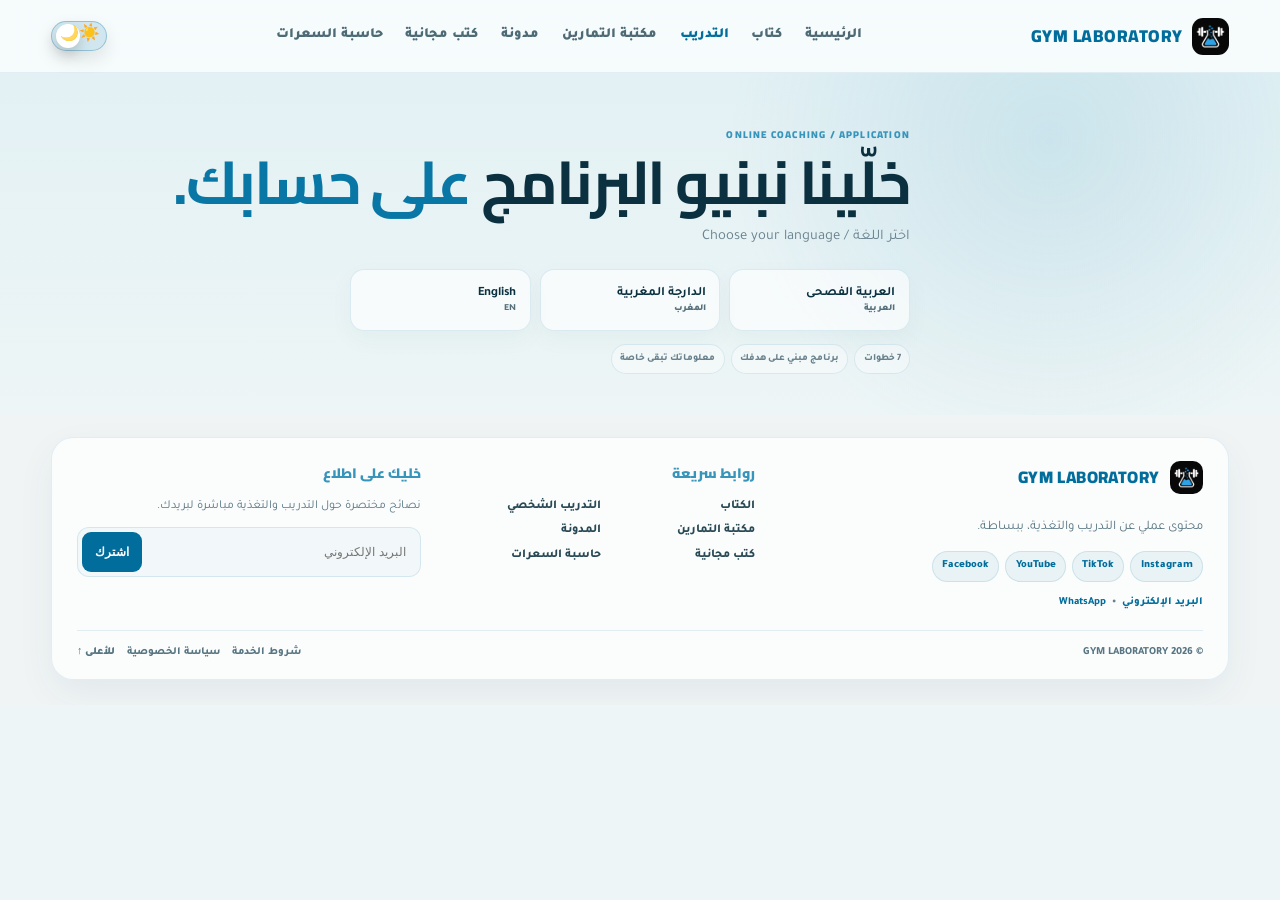
<file: coachingform.html>
<!DOCTYPE html>

<html dir="rtl" lang="ar">
<head>
<meta charset="utf-8"/>
<meta content="width=device-width, initial-scale=1.0" name="viewport"/>
<title>نموذج التدريب الشخصي</title>
<!-- GYM LABORATORY favicon -->
<link href="favicon.ico?v=4" rel="icon" sizes="any"/>
<link href="favicon-32x32.png?v=4" rel="icon" sizes="32x32" type="image/png"/>
<link href="favicon-16x16.png?v=4" rel="icon" sizes="16x16" type="image/png"/>
<link href="apple-touch-icon.png?v=4" rel="apple-touch-icon" sizes="180x180"/>
<!-- Fonts -->
<link href="https://fonts.googleapis.com" rel="preconnect">
<link crossorigin="" href="https://fonts.gstatic.com" rel="preconnect">
<link href="https://fonts.googleapis.com/css2?family=Cairo:wght@400;600;700;800&amp;family=Tajawal:wght@400;500;700&amp;display=swap" rel="stylesheet">
<!-- Base site styles -->
<link href="style.css" rel="stylesheet">
<style>
      /* Prevent iOS Safari auto-zoom and font boosting on mobile */
      /* Ensure text size adjusts normally and inputs have at least 16px font to avoid zooming when tapped */
      html {
        -webkit-text-size-adjust: 100%;
        text-size-adjust: 100%;
      }
      /* Avoid horizontal scrolling on this page by preventing overflow and
         constraining the maximum width. Without this, narrow mobile screens
         can accumulate a small horizontal scroll offset and cause steps to
         appear off‑center when navigating the form. */
      html, body {
        overflow-x: hidden;
        max-width: 100%;
      }

      /* Checkmark indicator for selected coaching package
         Each plan icon will display a small checkmark badge on its emoji
         circle when selected. This provides a clear visual confirmation of
         which package is chosen while keeping the hover/tap details unchanged. */
      .plan-icons-grid.offer-options .plan-icon .icon-circle {
        position: relative;
      }
      .plan-icons-grid.offer-options .plan-icon.selected .icon-circle::after {
        content: '✔';
        font-size: 0.75rem;
        position: absolute;
        top: -0.35rem;
        right: -0.35rem;
        width: 1.1rem;
        height: 1.1rem;
        border-radius: 50%;
        display: flex;
        align-items: center;
        justify-content: center;
        background: var(--accent);
        color: var(--light);
        box-shadow: 0 2px 4px rgba(0,0,0,0.2);
      }
      /* Additional styles for coaching form page */
      /* Define accent colors used in this page */
      :root {
        /* Use existing theme colors for accent buttons and progress */
        --accent: var(--h2);
        --accent-hover: var(--h1);
      }
      .coaching-hero {
        padding: 80px 0 30px;
        text-align: center;
        background: var(--secondary-bg);
      }
      .language-selection {
        margin-top: 20px;
        display: flex;
        justify-content: center;
        gap: 1rem;
      }
      .language-selection .lang-btn {
        padding: 0.7rem 1.3rem;
        border-radius: 12px;
        border: 2px solid var(--h1);
        background: transparent;
        color: var(--h1);
        font-weight: 900;
        cursor: pointer;
        transition: background 0.2s ease, transform 0.2s ease;
      }
      .language-selection .lang-btn:hover {
        background: rgba(55, 149, 187, 0.15);
        transform: translateY(-1px);
      }
      body.dark .language-selection .lang-btn {
        border-color: var(--dark-accent);
        color: var(--dark-accent);
      }
      body.dark .language-selection .lang-btn:hover {
        background: rgba(87, 167, 201, 0.25);
      }
      #form-section {
        margin-top: 40px;
      }
      #form-section.hidden {
        display: none;
      }
      .form-group {
        margin-bottom: 1rem;
      }
      .form-group label {
        display: block;
        margin-bottom: 6px;
        font-weight: 700;
        color: var(--h1);
      }
      .form-group input,
      .form-group select,
      .form-group textarea {
        width: 100%;
        padding: 0.7rem;
        border-radius: 8px;
        border: 1px solid rgba(10, 116, 166, 0.3);
        font-family: inherit;
        /* Set a minimum font size to prevent mobile browsers from zooming */
        font-size: 16px;
      }
      .form-group textarea {
        resize: vertical;
        min-height: 100px;
      }
      .form-group button {
        margin-top: 20px;
      }
      /* Progress bar and steps styles */
      .progressbar {
        position: relative;
        display: flex;
        justify-content: space-between;
        margin-bottom: 30px;
        counter-reset: step;
        /* Display items right-to-left so that step 1 appears on the right */
        direction: rtl;
        flex-direction: row;
      }
      .progress {
        position: absolute;
        top: 50%;
        left: 0;
        /* Hide the connecting line between steps. We only use the circles to indicate progress */
        height: 0;
        background: transparent;
        transform: translateY(-50%);
        z-index: 0;
        transition: width 0.3s ease;
        border-radius: 2px;
        width: 0%;
      }
      .progress-step {
        width: 34px;
        height: 34px;
        background: var(--secondary-bg);
        border-radius: 50%;
        border: 2px solid var(--h1);
        display: flex;
        justify-content: center;
        align-items: center;
        position: relative;
        z-index: 1;
        color: var(--h1);
        font-weight: 700;
        transition: background 0.3s ease, color 0.3s ease, border-color 0.3s ease;
        cursor: pointer;
      }
      .progress-step::before {
        /* Display the step number stored in the data-title attribute. Numbers help users know their progress */
        content: attr(data-title);
      }
      .progress-step.progress-step-active {
        background: var(--accent);
        border-color: var(--accent);
        color: #fff;
      }
      .step {
        display: none;
      }
      .step.step-active {
        display: block;
      }
      .button-group {
        display: flex;
        justify-content: space-between;
        margin-top: 1.5rem;
      }
      .next-btn,
      .prev-btn,
      .submit-btn {
        padding: 0.7rem 1.5rem;
        border-radius: 10px;
        border: none;
        background: var(--accent);
        color: #fff;
        cursor: pointer;
        font-weight: 700;
        transition: background 0.3s ease, transform 0.2s ease;
      }
      .prev-btn {
        background: var(--secondary-bg);
        color: var(--h1);
      }
      .next-btn:hover,
      .submit-btn:hover {
        background: var(--accent-hover);
        transform: translateY(-2px);
      }
      .prev-btn:hover {
        background: var(--accent-hover);
        color: #fff;
        transform: translateY(-2px);
      }
      .question-img {
        width: 100%;
        max-height: 180px;
        object-fit: cover;
        margin-bottom: 1rem;
        border-radius: 10px;
      }

      /* ===== Dark mode adjustments =====
         When the user toggles dark mode, some elements on this page still
         retain their light backgrounds, making the white text invisible.
         Override those surfaces to dark colours so the content remains legible. */
      /* Darken the hero section background in dark mode */
      body.dark .coaching-hero {
        background: var(--dark-secondary);
      }
      /* Update the “previous” navigation button to suit dark backgrounds */
      body.dark .prev-btn {
        background: var(--dark-secondary);
        color: var(--dark-accent);
      }
      body.dark .prev-btn:hover {
        background: var(--dark-accent);
        /* Use a dark background on hover to contrast with the accent colour */
        color: var(--dark-bg);
      }

      /* ===== Loading state styles =====
         When the user submits the form, display an animated loading spinner
         with a message. This helps provide feedback while the PDF is being
         generated and the WhatsApp message prepared. */
      #submitLoading {
        text-align: center;
        padding: 80px 0;
      }
      #submitLoading .loader {
        margin: 0 auto 20px;
        border: 5px solid rgba(1, 109, 156, 0.15);
        border-top: 5px solid var(--accent);
        border-radius: 50%;
        width: 50px;
        height: 50px;
        animation: spin 1s linear infinite;
      }
      /* Dark mode adjustments for the loader */
      body.dark #submitLoading .loader {
        border: 5px solid rgba(87, 167, 201, 0.3);
        border-top: 5px solid var(--dark-accent);
      }
      @keyframes spin {
        0% {
          transform: rotate(0deg);
        }
        100% {
          transform: rotate(360deg);
        }
      }
    </style>

<link href="coaching_form.css" rel="stylesheet"/>

</link></link></link></link><link href="site-shell.css" rel="stylesheet"/><script defer="True" src="site-shell.js"></script></head>
<body class="coaching-form-v2">
<!-- Header copied from index for consistent navigation and theme toggle -->
<header class="site-header shared-site-header">
<div class="container nav-wrapper">
<a aria-label="GYM LABORATORY - الرئيسية" class="logo home-logo" href="index.html#home">
<img alt="GYM LABORATORY logo" class="site-logo-img" src="images/logo.webp"/>
<span class="logo-wordmark">GYM LABORATORY</span>
</a>
<button aria-controls="mainNav" aria-expanded="false" aria-label="فتح القائمة" class="mobile-menu-toggle" type="button">
<span></span><span></span><span></span>
</button>
<nav aria-label="التنقل" class="nav-menu" id="mainNav">
<a class="nav-link" href="index.html#home">الرئيسية</a>
<a class="nav-link" href="index.html#ebook">كتاب</a>
<a class="nav-link" href="index.html#online">التدريب</a>
<a class="nav-link" href="exercises.html">مكتبة التمارين</a>
<!-- Link to dedicated blog listing page -->
<a class="nav-link" href="blog.html">مدونة</a>
<!-- Link to free guides section -->
<a class="nav-link" href="index.html#free-guides">كتب مجانية</a>
<!-- Link to BMR calculator section -->
<a class="nav-link" href="index.html#bmr">حاسبة السعرات</a>
</nav>
<!-- Dark mode toggle -->
<!-- Dark mode switch -->
<label class="theme-switch theme-switch--floating" title="الوضع الليلي">
<input aria-label="تغيير الوضع" id="themeToggle" type="checkbox"/>
<span aria-hidden="true" class="theme-slider">
<span class="theme-icon theme-icon--sun">☀️</span>
<span class="theme-icon theme-icon--moon">🌙</span>
</span>
</label>
</div>
</header>
<main>
<section class="coaching-hero">
<div class="container coaching-hero-inner">
<div class="coaching-hero-copy">
<p class="coaching-kicker">ONLINE COACHING / APPLICATION</p>
<h1 id="coachingHeroTitle">خلّينا نبنيو البرنامج <span>على حسابك.</span></h1>
<p class="online-description" data-ar-after="أجب عن الأسئلة التالية بدقة حتى أتمكن من بناء برنامج تدريب وتغذية يناسب هدفك ومستواك." data-dar-after="جاوب على الأسئلة بدقة باش نقدر نوجد ليك برنامج تدريب وتغذية مناسب لهدفك ومستواك." data-en-after="Answer the questions carefully so I can build a training and nutrition plan around your goal and current level.">اختر اللغة / Choose your language</p>
<div class="language-selection">
<button class="lang-btn" id="lang-ar" type="button">
<strong>العربية الفصحى</strong>
<small>العربية</small>
</button>
<button class="lang-btn" id="lang-dar" type="button">
<strong>الدارجة المغربية</strong>
<small>المغرب</small>
</button>
<button class="lang-btn" id="lang-en" type="button"><strong>English</strong><small>EN</small></button></div>
<div class="coaching-hero-meta"><span data-ar="7 خطوات" data-dar="7 خطوات" data-en="7 steps">7 خطوات</span><span data-ar="برنامج مبني على هدفك" data-dar="برنامج على حساب الهدف ديالك" data-en="Built around your goal">برنامج مبني على هدفك</span><span data-ar="معلوماتك تبقى خاصة" data-dar="المعلومات ديالك كتبقى خاصة" data-en="Your information stays private">معلوماتك تبقى خاصة</span></div>
</div>
</div>
</section>
<!-- Loading message shown during form submission -->
<section class="hidden coaching-state-section" id="submitLoading">
<div class="container">
<div class="loader"></div>
<!-- The heading and paragraph will be replaced with the correct language at runtime -->
<h2 class="section-title" data-ar="جارٍ إرسال بياناتك..." data-dar="جارٍ إرسال معلوماتك..." data-en="Sending your information...">جارٍ إرسال بياناتك...</h2>
<p class="online-description" data-ar="يتم الآن إرسال النموذج. يرجى الانتظار..." data-dar="كنرسل الفورم دابا، يرجى الانتظار..." data-en="Your form is being submitted. Please wait...">يتم الآن إرسال النموذج. يرجى الانتظار...</p>
</div>
</section>
<section class="hidden" id="form-section">
<div class="container coaching-form-container">
<div class="coaching-form-shell">
<div class="coaching-form-status">
<div>
<span class="coaching-step-counter" id="coachingStepCounter">الخطوة 1 من 7</span>
<strong id="coachingStepTitle">المعلومات الأساسية</strong>
</div>
<span class="coaching-step-percent" id="coachingStepPercent">14%</span>
</div>
<!-- Progress bar -->
<div class="progressbar">
<div class="progress" id="progress"></div>
<div aria-label="الخطوة 1" class="progress-step progress-step-active" data-title="1"></div>
<div aria-label="الخطوة 2" class="progress-step" data-title="2"></div>
<div aria-label="الخطوة 3" class="progress-step" data-title="3"></div>
<div aria-label="الخطوة 4" class="progress-step" data-title="4"></div>
<div aria-label="الخطوة 5" class="progress-step" data-title="5"></div>
<div aria-label="الخطوة 6" class="progress-step" data-title="6"></div>
<div aria-label="الخطوة 7" class="progress-step" data-title="7"></div>
</div>
<form id="coaching-form">
<!-- Step 1: Basic Information -->
<div class="step step-active">
<div class="form-group">
<label data-ar="البريد الإلكتروني *" data-dar="الإيميل *" data-en="Email *" for="email"></label>
<input id="email" required="" type="email"/>
</div>
<div class="form-group">
<label data-ar="الاسم *" data-dar="الإسم *" data-en="Name *" for="name"></label>
<input id="name" required="" type="text"/>
</div>
<div class="form-group">
<label data-ar="رقم الواتساب *" data-dar="رقم الواتساب *" data-en="WhatsApp number *" for="phone"></label>
<input id="phone" required="" type="tel"/>
</div>
<div class="form-group">
<label data-ar="ما هو هدفك الرئيسي؟ *" data-dar="شنو هو الهدف الرئيسي ديالك؟ *" data-en="What is your main goal? *" for="goal"></label>
<select id="goal" required="">
<option disabled="" selected="" value=""></option>
<option data-ar="فقدان الوزن" data-dar="نقصان الوزن" data-en="Lose weight" value="lose_weight"></option>
<option data-ar="بناء العضلات" data-dar="بناء العضلات" data-en="Build muscle" value="build_muscle"></option>
<option data-ar="فقدان الدهون وبناء العضلات معًا" data-dar="نقصان الدهون وبناء العضلات" data-en="Lose fat and build muscle" value="both"></option>
</select>
</div>
<div class="form-group">
<label data-ar="الجنس *" data-dar="الجنس *" data-en="Gender *" for="gender"></label>
<select id="gender" required="">
<option disabled="" selected="" value=""></option>
<option data-ar="ذكر" data-dar="ذكر" data-en="Male" value="male"></option>
<option data-ar="أنثى" data-dar="أنثى" data-en="Female" value="female"></option>
</select>
</div>
<div class="form-group">
<label data-ar="الفئة العمرية *" data-dar="الفئة العمرية *" data-en="Age group *" for="ageGroup"></label>
<select id="ageGroup" required="">
<option disabled="" selected="" value=""></option>
<option data-ar="أقل من 20" data-dar="أقل من 20" data-en="Under 20" value="&lt;20"></option>
<option data-ar="20–29" data-dar="20–29" data-en="20–29" value="20-29"></option>
<option data-ar="30–39" data-dar="30–39" data-en="30–39" value="30-39"></option>
<option data-ar="40–49" data-dar="40–49" data-en="40–49" value="40-49"></option>
<option data-ar="50+" data-dar="50+" data-en="50+" value="50+"></option>
</select>
</div>
<div class="form-group">
<label data-ar="ما طولك؟ (سم) *" data-dar="الطول ديالك؟ (سم) *" data-en="What is your height? (cm) *" for="height"></label>
<!-- Restrict height to a normal range for better validation -->
<input id="height" max="250" min="100" required="" step="1" type="number"/>
</div>
<div class="form-group">
<label data-ar="ما وزنك الحالي؟ (كغ) *" data-dar="الوزن ديالك الحالي؟ (كغ) *" data-en="What is your current weight? (kg) *" for="weight"></label>
<!-- Restrict weight to a normal range for better validation -->
<input id="weight" max="200" min="30" required="" step="0.1" type="number"/>
</div>
<div class="button-group">
<button class="next-btn" data-ar="التالي" data-dar="التالي" data-en="Next" type="button">التالي</button>
</div>
</div>
<!-- Step 2: Body Composition & Goals -->
<div class="step">
<div class="form-group">
<!-- Replace select with interactive body shape image options -->
<label data-ar="ما هو شكل جسمك الحالي؟ *" data-dar="شنو هو شكل الجسم ديالك؟ *" data-en="Which body shape best matches you right now? *"></label>
<div class="body-shape-options" id="bodyShapeOptions">
<!-- Slender (uses the existing user‑provided image) -->
<label class="body-shape-option">
<input name="bodyShapeOption" required="" type="radio" value="slender"/>
<img alt="شكل 1" src="images/form/bodyshape_01.webp"/>
<!-- Title below each image; translations provided on the span via data attributes -->
<span class="body-shape-title" data-ar="نحيف" data-dar="نحيف" data-en="Lean">نحيف</span>
</label>
<!-- Slender Soft -->
<label class="body-shape-option">
<input name="bodyShapeOption" required="" type="radio" value="slender_soft"/>
<img alt="شكل 2" src="images/form/bodyshape_02.webp"/>
<span class="body-shape-title" data-ar="نحيف وناعم" data-dar="نحيف وكميش" data-en="Lean / soft">نحيف وناعم</span>
</label>
<!-- Defined -->
<label class="body-shape-option">
<input name="bodyShapeOption" required="" type="radio" value="defined"/>
<img alt="شكل 3" src="images/form/bodyshape_03.webp"/>
<span class="body-shape-title" data-ar="محدد" data-dar="محدد" data-en="Defined">محدد</span>
</label>
<!-- Athletic -->
<label class="body-shape-option">
<input name="bodyShapeOption" required="" type="radio" value="athletic"/>
<img alt="شكل 4" src="images/form/bodyshape_04.webp"/>
<span class="body-shape-title" data-ar="رياضي" data-dar="رياضي" data-en="Athletic">رياضي</span>
</label>
<!-- Bulky -->
<label class="body-shape-option">
<input name="bodyShapeOption" required="" type="radio" value="bulky"/>
<img alt="شكل 5" src="images/form/bodyshape_05.webp"/>
<span class="body-shape-title" data-ar="ضخم" data-dar="غليظ" data-en="Bulky">ضخم</span>
</label>
<!-- Soft Heavy -->
<label class="body-shape-option">
<input name="bodyShapeOption" required="" type="radio" value="soft_heavy"/>
<img alt="شكل 6" src="images/form/bodyshape_06.webp"/>
<span class="body-shape-title" data-ar="ناعم وثقيل" data-dar="كميش وثقيل" data-en="Soft / heavier">ناعم وثقيل</span>
</label>
</div>
</div>
<div class="form-group">
<label data-ar="ما هي نسبة الدهون الحالية؟ *" data-dar="شنو نسبة الذهون ديالك الحالية؟ *" data-en="What is your current body-fat percentage? *" for="bodyFat"></label>
<!-- Show body fat chart image to help choose the percentage -->
<img alt="" class="bodyfat-chart" src="images/form/bodyfat_chart.webp"/>
<select id="bodyFat" required="">
<option disabled="" selected="" value=""></option>
<option data-ar="حوالي 8%" data-dar="حوالي 8%" data-en="Around 8%" value="8"></option>
<option data-ar="حوالي 10%" data-dar="حوالي 10%" data-en="Around 10%" value="10"></option>
<option data-ar="حوالي 15%" data-dar="حوالي 15%" data-en="Around 15%" value="15"></option>
<option data-ar="حوالي 20%" data-dar="حوالي 20%" data-en="Around 20%" value="20"></option>
<option data-ar="حوالي 25%" data-dar="حوالي 25%" data-en="Around 25%" value="25"></option>
<option data-ar="حوالي 30%" data-dar="حوالي 30%" data-en="Around 30%" value="30"></option>
<option data-ar="حوالي 35%" data-dar="حوالي 35%" data-en="Around 35%" value="35"></option>
<option data-ar="حوالي 40%" data-dar="حوالي 40%" data-en="Around 40%" value="40"></option>
</select>
</div>
<div class="form-group">
<label data-ar="كم كيلوغرام ترغب في كسب من العضلات؟ *" data-dar="شحال من كيلوغرام بغيت تزيد دالعضلات؟ *" data-en="How many kilograms of muscle would you like to gain? *" for="muscleGain"></label>
<select id="muscleGain" required="">
<option disabled="" selected="" value=""></option>
<option data-ar="2.5 كيلو" data-dar="2.5 كيلو" data-en="2.5 kg" value="2.5"></option>
<option data-ar="5 كيلو" data-dar="5 كيلو" data-en="5 kg" value="5"></option>
<option data-ar="7.5 كيلو" data-dar="7.5 كيلو" data-en="7.5 kg" value="7.5"></option>
<option data-ar="10 كيلو" data-dar="10 كيلو" data-en="10 kg" value="10"></option>
<option data-ar="أكثر إن أمكن" data-dar="أكثر ما يمكن" data-en="More if possible" value="more"></option>
<option data-ar="لست متأكدًا، أنصحني" data-dar="ما عارفش، انصحني" data-en="Not sure — advise me" value="not_sure"></option>
</select>
</div>
<div class="form-group">
<label data-ar="كيف تصف عاداتك الحالية في التدريب والتغذية؟ *" data-dar="كيفاش كتوصف عاداتك في التدريب والتغذية؟ *" data-en="How would you describe your current training and nutrition habits? *" for="trainingHabits"></label>
<select id="trainingHabits" required="">
<option disabled="" selected="" value=""></option>
<option data-ar="أبدأ من الصفر" data-dar="غادي نبدأ من البداية" data-en="I am starting from scratch" value="start_zero"></option>
<option data-ar="لدي عادات جيدة لكن غير منتظمة" data-dar="عندي عادات مزيانة ولكن ما كنجبدش" data-en="I have good habits, but I am inconsistent" value="good_habits"></option>
<option data-ar="تقدمي بطيء لكن أحاول" data-dar="كنحاول ولكن التقدم بطيء" data-en="My progress is slow, but I am trying" value="slow_progress"></option>
</select>
</div>
<div class="form-group">
<label data-ar="ما هو أكثر شيء يؤثر على استمراريتك؟ *" data-dar="شنو أكثر حاجة كتأثر على الاستمرارية ديالك؟ *" data-en="What affects your consistency the most? *" for="consistencyChallenge"></label>
<select id="consistencyChallenge" required="">
<option disabled="" selected="" value=""></option>
<option data-ar="التزامات أخرى / ضيق الوقت" data-dar="التزامات أخرى / ما عنديش الوقت" data-en="Other commitments / lack of time" value="time_commitments"></option>
<option data-ar="نقص الدافع أو الوصول لمرحلة ثبات" data-dar="نقص الدافع أو الثبات" data-en="Low motivation or hitting a plateau" value="plateau_motivation"></option>
<option data-ar="إصابات تحد من قدرتي" data-dar="إصابات كتحد من قدرتي" data-en="Injuries that limit me" value="injury_limitations"></option>
<option data-ar="كثرة تغيير البرامج" data-dar="كنبدل البرامج بزاف" data-en="Changing programs too often" value="change_programs"></option>
</select>
</div>
<div class="form-group">
<label data-ar="ما هي المناطق التي يصعب فقدان الدهون فيها؟" data-dar="شنو هي المناطق اللي صعيب تنقص فيها الدهون؟" data-en="Which areas are hardest for you to lose fat from?"></label>
<div class="checkbox-group" id="fatAreas">
<label><input type="checkbox" value="stomach"/><span data-ar="البطن" data-dar="الكرش" data-en="Abs / stomach"></span></label>
<label><input type="checkbox" value="chest"/><span data-ar="الصدر" data-dar="الصدر" data-en="Chest"></span></label>
<label><input type="checkbox" value="lower_back"/><span data-ar="أسفل الظهر" data-dar="الظهر لتحت" data-en="Lower back"></span></label>
<label><input type="checkbox" value="legs"/><span data-ar="الساقان" data-dar="الساقين" data-en="Legs"></span></label>
<label><input type="checkbox" value="arms"/><span data-ar="الذراعان" data-dar="الدرعين" data-en="Arms"></span></label>
<label><input type="checkbox" value="hips"/><span data-ar="الورك" data-dar="الورك" data-en="Hips"></span></label>
<label><input type="checkbox" value="sides"/><span data-ar="الجوانب" data-dar="الجوانب" data-en="Sides / love handles"></span></label>
<label><input type="checkbox" value="all_equal"/><span data-ar="الصعوبة بنفس جميعها" data-dar="كلها صعيبة بنفس الدرجة" data-en="All are equally difficult"></span></label>
</div>
</div>
<div class="form-group">
<label data-ar="ما هي المجموعات العضلية التي تريد التركيز عليها؟" data-dar="شنو هي المجموعات العضلية اللي بغيت تركز عليها؟" data-en="Which muscle groups do you want to prioritize?"></label>
<div class="checkbox-group" id="focusMuscles">
<label><input type="checkbox" value="chest"/><span data-ar="الصدر" data-dar="الصدر" data-en="Chest"></span></label>
<label><input type="checkbox" value="back"/><span data-ar="الظهر" data-dar="الظهر" data-en="Back"></span></label>
<label><input type="checkbox" value="arms"/><span data-ar="الذراعان" data-dar="الدرعين" data-en="Arms"></span></label>
<label><input type="checkbox" value="shoulders"/><span data-ar="الأكتاف" data-dar="الأكتاف" data-en="Shoulders"></span></label>
<label><input type="checkbox" value="legs"/><span data-ar="الأرجل" data-dar="الأرجل" data-en="Legs"></span></label>
<label><input type="checkbox" value="glutes"/><span data-ar="عضلة المؤخرة" data-dar="عضلة المؤخرة" data-en="Glutes"></span></label>
<label><input type="checkbox" value="calves"/><span data-ar="الساقين" data-dar="الساقين" data-en="Calves"></span></label>
<label><input type="checkbox" value="equal"/><span data-ar="تطوير كل شيء بالتساوي" data-dar="بغيت نطور كل شي بالتساوي" data-en="Develop everything evenly"></span></label>
</div>
</div>
<!-- Ask how long the person has been focusing on improving their body -->
<div class="form-group">
<label data-ar="منذ متى وأنت تركز على تحسين جسمك؟ *" data-dar="منذ متى وانت كتخدم على تحسين جسمك؟ *" data-en="How long have you been focused on improving your physique? *" for="trainingYears"></label>
<select id="trainingYears" required="">
<!-- Duration options to answer when the person started focusing on body improvement -->
<option disabled="" selected="" value=""></option>
<option data-ar="0–6 أشهر" data-dar="0–6 شهور" data-en="0–6 months" value="0-6m"></option>
<option data-ar="6–12 شهر" data-dar="6–12 شهر" data-en="6–12 months" value="6-12m"></option>
<option data-ar="1–3 سنوات" data-dar="1–3 سنوات" data-en="1–3 years" value="1-3y"></option>
<option data-ar="أكثر من 3 سنوات" data-dar="أكثر من 3 سنوات" data-en="More than 3 years" value="3+y"></option>
</select>
</div>
<!-- Add a question about training experience level (gym) -->
<div class="form-group">
<label data-ar="ما هو مستوى خبرتك في التدريب (الجيم)؟ *" data-dar="شنو مستوى الخبرة ديالك في التدريب (الجيم)؟ *" data-en="What is your gym training experience level? *" for="trainingExperience"></label>
<select id="trainingExperience" required="">
<option disabled="" selected="" value=""></option>
<option data-ar="مبتدئ" data-dar="مبتدئ" data-en="Beginner" value="beginner"></option>
<option data-ar="متوسط" data-dar="متوسط" data-en="Intermediate" value="intermediate"></option>
<option data-ar="متقدم" data-dar="متقدم" data-en="Advanced" value="advanced"></option>
</select>
</div>
<div class="button-group">
<button class="prev-btn" data-ar="السابق" data-dar="السابق" data-en="Back" type="button">السابق</button>
<button class="next-btn" data-ar="التالي" data-dar="التالي" data-en="Next" type="button">التالي</button>
</div>
</div>
<!-- Step 3: Reasons & Motivations -->
<div class="step">
<div class="form-group">
<label data-ar="ما الأسباب الرئيسية لرغبتك في تغيير جسمك؟" data-dar="شنو الأسباب الرئيسية علاش باغي تبدل جسمك؟" data-en="What are your main reasons for wanting to change your physique?"></label>
<div class="checkbox-group" id="changeReasons">
<label><input type="checkbox" value="confidence"/><span data-ar="زيادة الثقة بالنفس" data-dar="زيادة الثقة بالنفس" data-en="Improve self-confidence"></span></label>
<label><input type="checkbox" value="health"/><span data-ar="تحسين الصحة" data-dar="تحسين الصحة" data-en="Improve health"></span></label>
<label><input type="checkbox" value="comfort"/><span data-ar="الشعور بالراحة في جسمي" data-dar="الشعور بالراحة في جسمي" data-en="Feel more comfortable in my body"></span></label>
<label><input type="checkbox" value="prove_self"/><span data-ar="إثبات قدرتي لنفسي" data-dar="إثبات قدرتي لنفسي" data-en="Prove to myself what I can do"></span></label>
</div>
</div>
<div class="form-group">
<!-- Ask whether the person feels uncomfortable about their body in front of others -->
<label data-ar="هل تشعر بعدم الارتياح تجاه جسمك أمام الآخرين؟ *" data-dar="واش كتّحس بعدم الارتياح بجسمك قدام الناس؟ *" data-en="Do you feel uncomfortable about your body around other people? *" for="improvementPeriod"></label>
<select id="improvementPeriod" required="">
<!-- Frequency options to answer how often the person feels uncomfortable -->
<option disabled="" selected="" value=""></option>
<option data-ar="أغلب الوقت" data-dar="أغلب الوقت" data-en="Most of the time" value="mostly"></option>
<option data-ar="أحيانًا" data-dar="أحيانًا" data-en="Sometimes" value="sometimes"></option>
<option data-ar="نادراً / أبداً" data-dar="نادراً / أبداً" data-en="Rarely / never" value="rarely"></option>
</select>
</div>
<div class="form-group">
<!-- Update the satisfaction statement: use proper Arabic quotes and punctuation -->
<label data-ar="إلى أي درجة تتفق مع العبارة: “أنا غير راضٍ عن وضعي الحالي وأعلم أنني قادر على أكثر، وأحتاج خطة أستطيع الوثوق بها”؟ *" data-dar="شحال كتوافق مع العبارة: “ما راضيش على وضعي الحالي وعارف يمكن لي نكون حسن، وكنحتاج خطة نقدر نتق فيها”؟ *" data-en="How strongly do you agree: “I am not satisfied with where I am now, I know I can do better, and I need a plan I can trust”? *" for="selfSatisfaction">
</label>
<select id="selfSatisfaction" required="">
<option disabled="" selected="" value=""></option>
<option data-ar="1 - أوافق كثيرًا" data-dar="1 - أوافق كثيرًا" data-en="1 - Strongly agree" value="1"></option>
<option data-ar="2" data-dar="2" data-en="2" value="2"></option>
<option data-ar="3" data-dar="3" data-en="3" value="3"></option>
<option data-ar="4" data-dar="4" data-en="4" value="4"></option>
<option data-ar="5 - لا أوافق أبدًا" data-dar="5 - لا أوافق أبدًا" data-en="5 - Strongly disagree" value="5"></option>
</select>
</div>
<div class="form-group">
<label data-ar="إلى أي درجة تتفق مع العبارة: “أحتاج إلى تحفيز أو محاسبة خارجية للحفاظ على الاستمرارية”؟ *" data-dar="شحال كتوافق مع العبارة: “كنحتاج تحفيز أو محاسبة خارجية باش نبقى مستمر”؟ *" data-en="How strongly do you agree: “I need external motivation or accountability to stay consistent”? *" for="externalAccountability"></label>
<select id="externalAccountability" required="">
<option disabled="" selected="" value=""></option>
<option data-ar="1 - أوافق كثيرًا" data-dar="1 - أوافق كثيرًا" data-en="1 - Strongly agree" value="1"></option>
<option data-ar="2" data-dar="2" data-en="2" value="2"></option>
<option data-ar="3" data-dar="3" data-en="3" value="3"></option>
<option data-ar="4" data-dar="4" data-en="4" value="4"></option>
<option data-ar="5 - لا أوافق أبدًا" data-dar="5 - لا أوافق أبدًا" data-en="5 - Strongly disagree" value="5"></option>
</select>
</div>
<div class="button-group">
<button class="prev-btn" data-ar="السابق" data-dar="السابق" data-en="Back" type="button">السابق</button>
<button class="next-btn" data-ar="التالي" data-dar="التالي" data-en="Next" type="button">التالي</button>
</div>
</div>
<!-- Step 4: Programs & Knowledge -->
<div class="step">
<div class="form-group">
<label data-ar="هل جربت أي من البرامج أو الطرق التالية؟" data-dar="جربت شي من هاد البرامج؟" data-en="Have you tried any of the following programs or approaches?"></label>
<div class="checkbox-group" id="programsTried">
<label><input type="checkbox" value="online_program"/><span data-ar="برنامج تدريب أونلاين" data-dar="برنامج تدريب أونلاين" data-en="Online training program"></span></label>
<label><input type="checkbox" value="custom_program"/><span data-ar="إنشاء برنامج خاص" data-dar="إنشاء برنامج خاص" data-en="A custom-made program"></span></label>
<label><input type="checkbox" value="personal_trainer"/><span data-ar="مدرب أو كوتش شخصي" data-dar="مدرب أو كوتش شخصي" data-en="Personal trainer / coach"></span></label>
<label><input type="checkbox" value="calorie_counting"/><span data-ar="حساب السعرات الحرارية" data-dar="حساب السعرات الحرارية" data-en="Calorie tracking"></span></label>
<label><input type="checkbox" value="keto"/><span data-ar="برنامج كيتو" data-dar="برنامج كيتو" data-en="Keto diet"></span></label>
<label><input type="checkbox" value="intermittent_fasting"/><span data-ar="صيام متقطع" data-dar="صيام متقطع" data-en="Intermittent fasting"></span></label>
<label><input type="checkbox" value="paid_meal_plans"/><span data-ar="خطط غذائية مدفوعة" data-dar="خطط غذائية مدفوعة" data-en="Paid meal plans"></span></label>
<label><input type="checkbox" value="none"/><span data-ar="لم أجرب أيًا منها" data-dar="ما جربت حتى واحد منها" data-en="I have not tried any of them"></span></label>
</div>
</div>
<div class="form-group">
<label data-ar="هل تستخدم تطبيقًا لتتبع التمارين؟ *" data-dar="كتستخدم تطبيق لتتبع التمارين؟ *" data-en="Do you use an app to track your workouts? *" for="trainingAppUsed"></label>
<select id="trainingAppUsed" required="">
<option disabled="" selected="" value=""></option>
<option data-ar="نعم" data-dar="نعم" data-en="Yes" value="yes"></option>
<option data-ar="استخدمته سابقًا" data-dar="سبق لي استخدمته" data-en="I used one before" value="used_before"></option>
<option data-ar="لا" data-dar="لا" data-en="No" value="no"></option>
</select>
</div>
<div class="form-group">
<label data-ar="هل تنوي استخدام مكملات مثل البروتين أو الكرياتين؟ *" data-dar="كتخطط تستعمل مكملات بحال البروتين أو الكرياتين؟ *" data-en="Do you plan to use supplements such as protein or creatine? *" for="supplementsPlanned"></label>
<select id="supplementsPlanned" required="">
<option disabled="" selected="" value=""></option>
<option data-ar="نعم" data-dar="نعم" data-en="Yes" value="yes"></option>
<option data-ar="سبق استخدمته" data-dar="سبق استخدمته" data-en="I have used them before" value="used_before"></option>
<option data-ar="لا" data-dar="لا" data-en="No" value="no"></option>
<option data-ar="لست متأكدًا، أنصحني" data-dar="ما عارفش، انصحني" data-en="Not sure — advise me" value="unsure"></option>
</select>
</div>
<div class="form-group">
<label data-ar="ما هو مستوى معرفتك بالتدريب والتغذية؟ *" data-dar="شنو مستوى المعرفة ديالك بالتدريب والتغذية؟ *" data-en="How would you rate your knowledge of training and nutrition? *" for="knowledgeLevel"></label>
<select id="knowledgeLevel" required="">
<option disabled="" selected="" value=""></option>
<option data-ar="خبير" data-dar="خبير" data-en="Very knowledgeable" value="expert"></option>
<option data-ar="محتار ولكن متحمس" data-dar="محتار ولكن متحمس" data-en="Confused, but motivated" value="confused"></option>
<option data-ar="أقرأ كثيرًا لكن لا أعرف الصحيح" data-dar="كنقرأ بزاف ولكن ما عارفش الصحيح" data-en="I read a lot, but I am not sure what is correct" value="read_lot"></option>
<option data-ar="جربت برو ساينس وأبحث عن العلم الحقيقي" data-dar="جربت برو ساينس وكندور على العلم الصحيح" data-en="I have tried bro-science and want evidence-based guidance" value="bro_science"></option>
</select>
</div>
<div class="form-group">
<label data-ar="كم عدد خطواتك اليومية؟ *" data-dar="شحال كتدير من خطوة يوميًا؟ *" data-en="How many steps do you take per day? *" for="stepsPerDay"></label>
<select id="stepsPerDay" required="">
<option disabled="" selected="" value=""></option>
<option data-ar="أقل من 5000 خطوة" data-dar="أقل من 5000 خطوة" data-en="Fewer than 5,000 steps" value="&lt;5000"></option>
<option data-ar="5000–10000 خطوة" data-dar="5000–10000 خطوة" data-en="5,000–10,000 steps" value="5000-10000"></option>
<option data-ar="10000–15000 خطوة" data-dar="10000–15000 خطوة" data-en="10,000–15,000 steps" value="10000-15000"></option>
<option data-ar="أكثر من 15000 خطوة" data-dar="أكثر من 15000 خطوة" data-en="More than 15,000 steps" value="&gt;15000"></option>
</select>
</div>
<div class="form-group">
<label data-ar="كم مرة تمارس الكارديو؟ *" data-dar="شحال من مرة كتمارس الكارديو؟ *" data-en="How often do you do cardio? *" for="cardioFrequency"></label>
<select id="cardioFrequency" required="">
<option disabled="" selected="" value=""></option>
<option data-ar="نادراً" data-dar="نادراً" data-en="Rarely" value="rarely"></option>
<option data-ar="أحيانًا" data-dar="أحيانًا" data-en="Sometimes" value="sometimes"></option>
<option data-ar="عدة مرات" data-dar="عدة مرات" data-en="Several times" value="often"></option>
<option data-ar="بانتظام" data-dar="بانتظام" data-en="Regularly" value="regularly"></option>
</select>
</div>
<div class="form-group">
<label data-ar="ما مدى راحتك مع تمارين السكوات والبنش والديدلفت؟ *" data-dar="التجربة ديالك مع تمارين السكوات والبنش والديدلفت؟ *" data-en="How comfortable are you with squats, bench press, and deadlifts? *" for="compoundComfort"></label>
<select id="compoundComfort" required="">
<option disabled="" selected="" value=""></option>
<option data-ar="لم أقم بها من قبل" data-dar="عمرني درتهم" data-en="I have never done them" value="never"></option>
<option data-ar="ما زلت أتعلم" data-dar="ما زلت كنتعلم" data-en="I am still learning" value="learning"></option>
<option data-ar="أمارسها بانتظام وبراحة" data-dar="كنمارسها بانتظام وبراحة" data-en="I perform them regularly and comfortably" value="comfortable"></option>
<option data-ar="غير مناسبة لي بسبب إصابة" data-dar="ما كتناسبنيش بسبب إصابة" data-en="They are not suitable for me because of an injury" value="not_suitable"></option>
</select>
</div>
<div class="form-group">
<!-- Clarify the available training days question -->
<label data-ar="ما الأيام المتاحة لك للتمرين؟" data-dar="شنو هي الأيام المتاحة لك للتمرين؟" data-en="Which days are you available to train?"></label>
<div class="checkbox-group" id="availableDays">
<label><input type="checkbox" value="monday"/><span data-ar="الإثنين" data-dar="الإثنين" data-en="Monday"></span></label>
<label><input type="checkbox" value="tuesday"/><span data-ar="الثلاثاء" data-dar="الثلاثاء" data-en="Tuesday"></span></label>
<label><input type="checkbox" value="wednesday"/><span data-ar="الأربعاء" data-dar="الأربعاء" data-en="Wednesday"></span></label>
<label><input type="checkbox" value="thursday"/><span data-ar="الخميس" data-dar="الخميس" data-en="Thursday"></span></label>
<label><input type="checkbox" value="friday"/><span data-ar="الجمعة" data-dar="الجمعة" data-en="Friday"></span></label>
<label><input type="checkbox" value="saturday"/><span data-ar="السبت" data-dar="السبت" data-en="Saturday"></span></label>
<label><input type="checkbox" value="sunday"/><span data-ar="الأحد" data-dar="الأحد" data-en="Sunday"></span></label>
</div>
</div>
<!-- Removed the number of workouts per week question; the available days question above covers this information -->
<div class="form-group">
<label data-ar="ما هي مدة الجلسة المثالية بالنسبة لك؟ *" data-dar="شحال خص يكون طول الحصة بالنسبة ليك؟ *" data-en="What is your ideal workout duration? *" for="sessionDuration"></label>
<select id="sessionDuration" required="">
<option disabled="" selected="" value=""></option>
<option data-ar="30 دقيقة" data-dar="30 دقيقة" data-en="30 minutes" value="30"></option>
<option data-ar="60 دقيقة" data-dar="60 دقيقة" data-en="60 minutes" value="60"></option>
</select>
</div>
<div class="button-group">
<button class="prev-btn" data-ar="السابق" data-dar="السابق" data-en="Back" type="button">السابق</button>
<button class="next-btn" data-ar="التالي" data-dar="التالي" data-en="Next" type="button">التالي</button>
</div>
</div>
<!-- Step 5: Environment & Injuries -->
<div class="step">
<div class="form-group">
<label data-ar="ما هي البيئة المتاحة للتدريب؟ *" data-dar="شنو هي البيئة اللي كتدرب فيها؟ *" data-en="What training environment do you have access to? *" for="trainingEnvironment"></label>
<select id="trainingEnvironment" required="">
<option disabled="" selected="" value=""></option>
<option data-ar="نادي متكامل" data-dar="نادي متكامل" data-en="Fully equipped gym" value="full_gym"></option>
<option data-ar="نادي محدود" data-dar="نادي محدود" data-en="Limited-equipment gym" value="limited_gym"></option>
<option data-ar="صالة منزلية" data-dar="صالة منزلية" data-en="Home gym" value="home_gym"></option>
<option data-ar="أوزان حرة / دمبلز فقط" data-dar="أوزان حرة / دمبلز فقط" data-en="Free weights / dumbbells only" value="dumbbells"></option>
<option data-ar="أربطة مقاومة فقط" data-dar="أربطة مقاومة فقط" data-en="Resistance bands only" value="bands"></option>
<option data-ar="وزن الجسم فقط" data-dar="وزن الجسم فقط" data-en="Bodyweight only" value="bodyweight"></option>
<option data-ar="أخرى" data-dar="أخرى" data-en="Other" value="other"></option>
</select>
</div>
<div class="form-group">
<label data-ar="هل لديك إصابات تؤثر على التدريب؟ *" data-dar="عندك إصابات كتأثر على التدريب؟ *" data-en="Do you have any injuries that affect your training? *" for="injuriesSelect"></label>
<select id="injuriesSelect" required="">
<option disabled="" selected="" value=""></option>
<option data-ar="لا" data-dar="لا" data-en="No" value="none"></option>
<option data-ar="الكتف" data-dar="الكتف" data-en="Shoulder" value="shoulder"></option>
<option data-ar="المرفق" data-dar="المرفق" data-en="Elbow" value="elbow"></option>
<option data-ar="أسفل الظهر" data-dar="أسفل الظهر" data-en="Lower back" value="lower_back"></option>
<option data-ar="الركبة" data-dar="الركبة" data-en="Knee" value="knee"></option>
<option data-ar="أخرى" data-dar="أخرى" data-en="Other" value="other"></option>
</select>
</div>
<div class="form-group" id="injuriesOtherGroup" style="display:none;">
<label data-ar="فضلا صف الإصابة" data-dar="صف الإصابة من فضلك" data-en="Please describe the injury" for="injuriesOther"></label>
<textarea id="injuriesOther" rows="2"></textarea>
</div>
<div class="form-group">
<label data-ar="كيف تصف تناول السعرات مقارنة بهدفك؟ *" data-dar="كيفاش كتوصف كمية السعرات مقارنة بالهدف ديالك؟ *" data-en="How would you describe your calorie intake relative to your goal? *" for="caloriesRelative"></label>
<select id="caloriesRelative" required="">
<option disabled="" selected="" value=""></option>
<option data-ar="لا أعرف" data-dar="ما عارفش" data-en="I do not know" value="unknown"></option>
<option data-ar="أكثر بكثير مما يجب" data-dar="كنتناول بزاف" data-en="Much higher than it should be" value="much_more"></option>
<option data-ar="أقل بكثير مما يجب" data-dar="كنتناول قليل بزاف" data-en="Much lower than it should be" value="much_less"></option>
<option data-ar="قريب من الهدف" data-dar="قريب من الهدف" data-en="Close to target" value="close"></option>
</select>
</div>
<div class="form-group">
<label data-ar="كيف تصف تناول البروتين مقارنة بهدفك؟ *" data-dar="كيفاش كتصف كمية البروتين مقارنة بالهدف ديالك؟ *" data-en="How would you describe your protein intake relative to your goal? *" for="proteinRelative"></label>
<select id="proteinRelative" required="">
<option disabled="" selected="" value=""></option>
<option data-ar="لا أعرف" data-dar="ما عارفش" data-en="I do not know" value="unknown"></option>
<option data-ar="أكثر بكثير مما يجب" data-dar="كنتناول بزاف" data-en="Much higher than it should be" value="much_more"></option>
<option data-ar="أقل بكثير مما يجب" data-dar="كنتناول قليل بزاف" data-en="Much lower than it should be" value="much_less"></option>
<option data-ar="قريب من الهدف" data-dar="قريب من الهدف" data-en="Close to target" value="close"></option>
</select>
</div>
<div class="form-group">
<label data-ar="ما الصعوبات التي تواجهها في الالتزام بالتغذية؟" data-dar="شنو هي الصعوبات اللي كتواجهها في الالتزام بالتغذية؟" data-en="What makes it difficult for you to stay consistent with nutrition?"></label>
<div class="checkbox-group" id="nutritionDifficulties">
<label><input type="checkbox" value="committed"/><span data-ar="ملتزم غالبًا" data-dar="ملتزم غالبًا" data-en="I am usually consistent"></span></label>
<label><input type="checkbox" value="quality"/><span data-ar="لا أتحكم في جودة الطعام" data-dar="ما كنحكمش في جودة الماكلة" data-en="I have limited control over food quality"></span></label>
<label><input type="checkbox" value="eat_out"/><span data-ar="أتناول الطعام خارج المنزل كثيرًا" data-dar="كنأكل برا بزاف" data-en="I eat out often"></span></label>
<label><input type="checkbox" value="weekends"/><span data-ar="عطلة نهاية الأسبوع" data-dar="عطلة نهاية الأسبوع" data-en="Weekends"></span></label>
<label><input type="checkbox" value="evenings"/><span data-ar="فترات المساء" data-dar="فترات الليل" data-en="Evenings"></span></label>
</div>
</div>
<div class="form-group">
<label data-ar="هل لديك حساسية أو قيود غذائية؟ *" data-dar="عندك حساسية أو قيود غذائية؟ *" data-en="Do you have any allergies or dietary restrictions? *" for="dietaryRestrictions"></label>
<select id="dietaryRestrictions" required="">
<option disabled="" selected="" value=""></option>
<option data-ar="لا" data-dar="لا" data-en="No" value="none"></option>
<option data-ar="خالي من منتجات الألبان" data-dar="خالي من منتجات الألبان" data-en="Dairy-free" value="dairy_free"></option>
<option data-ar="خالي من الغلوتين" data-dar="خالي من الغلوتين" data-en="Gluten-free" value="gluten_free"></option>
<option data-ar="نباتي" data-dar="نباتي" data-en="Vegetarian" value="vegetarian"></option>
<option data-ar="نباتي صارم" data-dar="فيغن" data-en="Vegan" value="vegan"></option>
<option data-ar="أخرى" data-dar="أخرى" data-en="Other" value="other"></option>
</select>
</div>
<div class="form-group" id="restrictionsOtherGroup" style="display:none;">
<label data-ar="فضلا حدد القيود الأخرى" data-dar="حدد القيود الأخرى من فضلك" data-en="Please specify other restrictions" for="restrictionsOther"></label>
<textarea id="restrictionsOther" rows="2"></textarea>
</div>
<div class="button-group">
<button class="prev-btn" data-ar="السابق" data-dar="السابق" data-en="Back" type="button">السابق</button>
<button class="next-btn" data-ar="التالي" data-dar="التالي" data-en="Next" type="button">التالي</button>
</div>
</div>
<!-- Step 6: Lifestyle & Coaching -->
<div class="step">
<div class="form-group">
<label data-ar="كيف تصف انشغالك اليومي؟ *" data-dar="كيفاش كتوصف الانشغال اليومي ديالك؟ *" data-en="How would you describe your daily schedule? *" for="busySchedule"></label>
<select id="busySchedule" required="">
<option disabled="" selected="" value=""></option>
<option data-ar="أيَّامي مزدحمة جدًا" data-dar="أيامي مزحومة بزاف" data-en="My days are very busy" value="very_busy"></option>
<option data-ar="أجد وقتًا للراحة أحيانًا" data-dar="كنلقى الوقت للراحة أحيانًا" data-en="I sometimes find time to relax" value="sometimes_relax"></option>
<option data-ar="أترك مساحة للأولويات" data-dar="كنخلي مساحة للأولويات" data-en="I make room for priorities" value="leave_space"></option>
<option data-ar="أتحكم كثيرًا في وقتي" data-dar="كنتحكم بزاف في الوقت ديالي" data-en="I have a lot of control over my time" value="control_time"></option>
</select>
</div>
<div class="form-group">
<label data-ar="ما الذي تحتاجه مني كمدرب؟ *" data-dar="شنو اللي كتحتاج مني كمدرب؟ *" data-en="What do you need from me as your coach? *" for="coachingNeeds"></label>
<select id="coachingNeeds" required="">
<option disabled="" selected="" value=""></option>
<option data-ar="تتبع شخصي" data-dar="متابعة شخصية" data-en="Personal accountability / tracking" value="personal_tracking"></option>
<option data-ar="إرشادات تدريبية وغذائية" data-dar="توجيه في التدريب والتغذية" data-en="Training and nutrition guidance" value="guidance"></option>
<option data-ar="كلاهما معًا" data-dar="الاثنين معًا" data-en="Both" value="both"></option>
<option data-ar="أخرى" data-dar="أخرى" data-en="Other" value="other"></option>
</select>
</div>
<div class="form-group">
<label data-ar="هل تشعر بالراحة في إشراك الآخرين في أهدافك؟ *" data-dar="كتحس بالراحة تشارك الآخرين في أهدافك؟ *" data-en="Are you comfortable involving other people in your goals? *" for="involveOthers"></label>
<select id="involveOthers" required="">
<option disabled="" selected="" value=""></option>
<option data-ar="نعم" data-dar="نعم" data-en="Yes" value="yes"></option>
<option data-ar="لا" data-dar="لا" data-en="No" value="no"></option>
<option data-ar="حسب الظروف" data-dar="حسب الظروف" data-en="It depends" value="depends"></option>
</select>
</div>
<div class="form-group">
<label data-ar="من هو الشخص الذي يدعمك أكثر؟ *" data-dar="شكون الشخص اللي كيدعمك أكثر؟ *" data-en="Who supports you the most? *" for="supportPerson"></label>
<select id="supportPerson" required="">
<option disabled="" selected="" value=""></option>
<option data-ar="شريك الحياة" data-dar="شريك الحياة" data-en="Partner / spouse" value="partner"></option>
<option data-ar="أحد الوالدين" data-dar="أحد الوالدين" data-en="A parent" value="parent"></option>
<option data-ar="أخ أو أخت" data-dar="أخ أو أخت" data-en="Sibling" value="sibling"></option>
<option data-ar="صديق أو صديقة" data-dar="صديق أو صديقة" data-en="Friend" value="friend"></option>
<option data-ar="زميل أو زميلة" data-dar="زميل أو زميلة" data-en="Colleague" value="colleague"></option>
<option data-ar="أخرى" data-dar="أخرى" data-en="Other" value="other"></option>
</select>
</div>
<div class="form-group">
<label data-ar="منذ متى تتابع صفحة GYMLABO؟ *" data-dar="منذ متى كتتابع صفحة GYMLABO؟ *" data-en="How long have you been following GYMLABO? *" for="pageFollowingDuration"></label>
<select id="pageFollowingDuration" required="">
<option disabled="" selected="" value=""></option>
<option data-ar="لا أتابعها" data-dar="ما كنتابعهاش" data-en="I do not follow it" value="not_following"></option>
<option data-ar="اكتشفتها حديثًا" data-dar="اكتشفتها حديثًا" data-en="I discovered it recently" value="discovered_recently"></option>
<option data-ar="أقل من 6 أشهر" data-dar="أقل من 6 أشهر" data-en="Less than 6 months" value="&lt;6m"></option>
<option data-ar="6–12 شهر" data-dar="6–12 شهر" data-en="6–12 months" value="6-12m"></option>
<option data-ar="1–2 سنة" data-dar="1–2 سنة" data-en="1–2 years" value="1-2y"></option>
<option data-ar="أكثر من سنتين" data-dar="أكثر من سنتين" data-en="More than 2 years" value="&gt;2y"></option>
</select>
</div>
<div class="form-group">
<label data-ar="ما المجال الذي يهمك أكثر؟" data-dar="شنو هو المجال اللي كيهمك أكثر؟" data-en="Which areas interest you most?"></label>
<div class="checkbox-group" id="interestFields">
<label><input type="checkbox" value="nutrition"/><span data-ar="التغذية" data-dar="التغذية" data-en="Nutrition"></span></label>
<label><input type="checkbox" value="training"/><span data-ar="التدريب" data-dar="التدريب" data-en="Training"></span></label>
<label><input type="checkbox" value="habits"/><span data-ar="بناء العادات" data-dar="بناء العادات" data-en="Habit building"></span></label>
<label><input type="checkbox" value="additional_questions"/><span data-ar="أسئلة إضافية" data-dar="أسئلة إضافية" data-en="Additional questions"></span></label>
</div>
</div>
<div class="form-group">
<!-- Clarify that the supplements in question are pre‑workout powders -->
<label data-ar="هل تستخدم مكملات قبل التمرين (Pre‑Workout)؟ *" data-dar="كتستعمل مكمل قبل التمرين (Pre‑Workout)؟ *" data-en="Do you use a pre-workout supplement? *" for="preWorkoutUse"></label>
<select id="preWorkoutUse" required="">
<option disabled="" selected="" value=""></option>
<option data-ar="نعم، تقريبًا كل مرة" data-dar="نعم، تقريبًا كل مرة" data-en="Yes, almost every time" value="almost_every_time"></option>
<option data-ar="أحيانًا" data-dar="أحيانًا" data-en="Sometimes" value="sometimes"></option>
<option data-ar="لا" data-dar="لا" data-en="No" value="no"></option>
</select>
</div>
<div class="form-group">
<label data-ar="متى تفضل التمرين؟ *" data-dar="فوقاش كيعجبك تتريني؟ *" data-en="When do you prefer to train? *" for="preferredTrainingTime"></label>
<select id="preferredTrainingTime" required="">
<option disabled="" selected="" value=""></option>
<option data-ar="صباحًا" data-dar="الصباح" data-en="Morning" value="morning"></option>
<option data-ar="مساءً" data-dar="العشية" data-en="Evening" value="evening"></option>
<option data-ar="أخرى" data-dar="أخرى" data-en="Other" value="other"></option>
</select>
</div>
<div class="form-group">
<label data-ar="كم ساعة تنام يوميًا في المتوسط؟ *" data-dar="شحال كتنعس فاليوم؟ *" data-en="How many hours do you sleep per night on average? *" for="sleepHours"></label>
<select id="sleepHours" required="">
<option disabled="" selected="" value=""></option>
<option data-ar="أقل من 6 ساعات" data-dar="أقل من 6 ساعات" data-en="Less than 6 hours" value="&lt;6"></option>
<option data-ar="6–7 ساعات" data-dar="6–7 ساعات" data-en="6–7 hours" value="6-7"></option>
<option data-ar="8 ساعات أو أكثر" data-dar="8 ساعات أو أكثر" data-en="8 hours or more" value="&gt;8"></option>
</select>
</div>
<div class="form-group">
<label data-ar="هل لديك القدرة المادية لاتباع برنامج غذائي؟ *" data-dar="قادر ماديا تتبع برنامج غذائي؟ *" data-en="Are you financially able to follow a structured nutrition plan? *" for="financialAbility"></label>
<select id="financialAbility" required="">
<option disabled="" selected="" value=""></option>
<option data-ar="نعم" data-dar="نعم" data-en="Yes" value="yes"></option>
<option data-ar="لا" data-dar="لا" data-en="No" value="no"></option>
</select>
</div>
<div class="form-group">
<label data-ar="أي معلومات إضافية عن نمط حياتك" data-dar="شي معلومات إضافية عن نمط حياتك" data-en="Any additional information about your lifestyle" for="lifestyleAdditional"></label>
<textarea id="lifestyleAdditional" rows="3"></textarea>
</div>
<div class="button-group">
<button class="prev-btn" data-ar="السابق" data-dar="السابق" data-en="Back" type="button">السابق</button>
<button class="next-btn" data-ar="التالي" data-dar="التالي" data-en="Next" type="button">التالي</button>
</div>
</div>
<!-- Step 7: Additional Info & Submit -->
<div class="step">
<div class="form-group">
<label data-ar="هل لديك أي معلومات أو ملاحظات إضافية؟" data-dar="عندك شي معلومات أو ملاحظات إضافية؟" data-en="Do you have any additional information or notes?" for="additionalInfo"></label>
<textarea id="additionalInfo" rows="4"></textarea>
</div>
<!-- Offer selection question -->
<div class="form-group">
<label data-ar="ما العرض الذي اخترته؟ *" data-dar="شنو العرض اللي بغيتي تختار؟ *" data-en="Which coaching package would you like? *"></label>
<!-- Use plan icon style with popup details on hover -->
<div class="plan-icons-grid offer-options" id="offerOptions">
<!-- Basic plan -->
<label class="plan-icon offer-option plan-basic">
<input name="offer" required="" type="radio" value="basic"/>
<div class="icon-circle"><span class="icon-emoji">📦</span></div>
<span class="plan-label">BASIC</span>
<!-- Hidden span used to map selected offer to its translated name. This is not displayed to the user. -->
<span class="offer-title" data-ar="الباقة الأساسية" data-dar="الباقة الأساسية" data-en="Basic package" style="display:none"></span>
<div class="plan-popup" role="dialog">
<h3 data-ar="الباقة الأساسية" data-dar="الباقة الأساسية" data-en="Basic package">الباقة الأساسية</h3>
<!-- Updated price for Basic plan -->
<p class="plan-price"><span>dh 500</span> <small data-ar="مرة واحدة" data-dar="مرة واحدة" data-en="One-time">مرة واحدة</small></p>
<ul class="plan-features">
<li data-ar="برنامج تدريب شخصي" data-dar="برنامج تدريب شخصي" data-en="Personalized training program">برنامج تدريب شخصي</li>
<li data-ar="برنامج تغذية شخصي" data-dar="برنامج تغذية شخصي" data-en="Personalized nutrition program">برنامج تغذية شخصي</li>
<li data-ar="Check‑in مرة فالاسبوع" data-dar="Check‑in مرة فالاسبوع" data-en="Weekly check-in">Check‑in مرة فالاسبوع</li>
</ul>
</div>
</label>
<!-- Standard plan -->
<label class="plan-icon offer-option plan-standard">
<input name="offer" required="" type="radio" value="standard"/>
<div class="icon-circle"><span class="icon-emoji">⭐</span></div>
<span class="plan-label">STANDARD</span>
<!-- Hidden span used to map selected offer to its translated name. -->
<span class="offer-title" data-ar="الباقة المتوسطة" data-dar="الباقة المتوسطة" data-en="Standard package" style="display:none"></span>
<div class="plan-popup" role="dialog">
<h3 data-ar="الباقة المتوسطة" data-dar="الباقة المتوسطة" data-en="Standard package">الباقة المتوسطة</h3>
<!-- Updated price for Standard plan -->
<p class="plan-price"><span>dh 800</span> <small data-ar="في الشهر" data-dar="في الشهر" data-en="per month">في الشهر</small></p>
<ul class="plan-features">
<li data-ar="برنامج تدريب شخصي" data-dar="برنامج تدريب شخصي" data-en="Personalized training program">برنامج تدريب شخصي</li>
<li data-ar="برنامج تغذية شخصي" data-dar="برنامج تغذية شخصي" data-en="Personalized nutrition program">برنامج تغذية شخصي</li>
<li data-ar="Check‑in أسبوعي مفصل" data-dar="Check‑in أسبوعي مفصل" data-en="Detailed weekly check-in">Check‑in أسبوعي مفصل</li>
<li data-ar="تعديلات أسبوعية (تدريب + تغذية)" data-dar="تعديلات أسبوعية (تدريب + تغذية)" data-en="Weekly adjustments (training + nutrition)">تعديلات أسبوعية (تدريب + تغذية)</li>
<li data-ar="دعم واتساب 5 أيام فالاسبوع (12h رد)" data-dar="دعم واتساب 5 أيام فالاسبوع (12h رد)" data-en="WhatsApp support 5 days/week (reply within 12h)">دعم واتساب 5 أيام فالاسبوع (12h رد)</li>
</ul>
</div>
</label>
<!-- Premium VIP plan -->
<label class="plan-icon offer-option plan-vip">
<input name="offer" required="" type="radio" value="premium_vip"/>
<div class="icon-circle"><span class="icon-emoji">🏆</span></div>
<span class="plan-label">PREMIUM VIP</span>
<!-- Hidden span used to map selected offer to its translated name. -->
<span class="offer-title" data-ar="الباقة المميزة" data-dar="الباقة المميزة" data-en="Premium package" style="display:none"></span>
<div class="plan-popup" role="dialog">
<h3 data-ar="الباقة المميزة" data-dar="الباقة المميزة" data-en="Premium package">الباقة المميزة</h3>
<!-- Updated price for Premium VIP plan -->
<p class="plan-price"><span>dh 1500</span> <small data-ar="في الشهر" data-dar="في الشهر" data-en="per month">في الشهر</small></p>
<ul class="plan-features">
<li data-ar="كلشي اللي ف Standard +" data-dar="كلشي اللي ف Standard +" data-en="Everything in Standard +">كلشي اللي ف Standard +</li>
<li data-ar="رود سريعة (6–12h)" data-dar="رود سريعة (6–12h)" data-en="Fast replies (6–12h)">رود سريعة (6–12h)</li>
<li data-ar="تصحيح تقنية التمارين (فيديو)" data-dar="تصحيح تقنية التمارين (فيديو)" data-en="Exercise-technique feedback (video)">تصحيح تقنية التمارين (فيديو)</li>
<li data-ar="تعديلات في وقت سفر/ضغط/رمضان" data-dar="تعديلات في وقت سفر/ضغط/رمضان" data-en="Adjustments during travel, busy periods, or Ramadan">تعديلات في وقت سفر/ضغط/رمضان</li>
<li data-ar="أولوية للمتابعة + دعم يومي" data-dar="أولوية للمتابعة + دعم يومي" data-en="Priority follow-up + daily support">أولوية للمتابعة + دعم يومي</li>
</ul>
</div>
</label>
<!-- Not sure plan -->
<label class="plan-icon offer-option plan-not-sure">
<input name="offer" required="" type="radio" value="not_sure"/>
<div class="icon-circle"><span class="icon-emoji">❓</span></div>
<span class="plan-label">NOT SURE</span>
<!-- Hidden span used to map selected offer to its translated name. -->
<span class="offer-title" data-ar="غير متأكد بعد" data-dar="ما زال ما قررتش" data-en="Not sure yet" style="display:none"></span>
<div class="plan-popup" role="dialog">
<h3 data-ar="غير متأكد بعد" data-dar="ما زال ما قررتش" data-en="Not sure yet">غير متأكد بعد</h3>
<p class="plan-price"><span>—</span> <small data-ar="" data-dar="" data-en=""></small></p>
<ul class="plan-features">
<li data-ar="يمكنك تحديد العرض لاحقًا" data-dar="يمكنك تحديد العرض لاحقًا" data-en="You can choose a package later">يمكنك تحديد العرض لاحقًا</li>
</ul>
</div>
</label>
</div>
</div>
<div class="button-group">
<button class="prev-btn" data-ar="السابق" data-dar="السابق" data-en="Back" type="button">السابق</button>
<button class="submit-btn" data-ar="إرسال النموذج" data-dar="صيفط النموذج" data-en="Submit application" type="submit">إرسال النموذج</button>
</div>
</div>
</form>
</div>
</div>
</section>
<!-- Thank you message shown after submission -->
<section class="hidden coaching-state-section" id="thankYouMessage">
<div class="container">
<h2 class="section-title" data-ar="شكرًا! سأتواصل معك في أقرب وقت." data-dar="شكرا! غادي نتاصل بك في أقرب وقت" data-en="Thank you! I will contact you as soon as possible.">شكرًا! سأتواصل معك في أقرب وقت.</h2>
<p class="online-description" data-ar="تم إرسال معلوماتك بنجاح. سأراسلك بأسرع ما يمكن." data-dar="تم إرسال معلوماتك بنجاح. غادي نتاصل بك في أقرب وقت ممكن." data-en="Your information was submitted successfully. I will get back to you as soon as possible.">تم إرسال معلوماتك بنجاح. سأراسلك بأسرع ما يمكن.</p>
</div>
</section>
</main>
<script>
      // Newsletter success handler function to show a thank you message after form submission.
      function newsletterSuccess() {
        const msgEl = document.getElementById('newsletter-success');
        if (msgEl) {
          msgEl.textContent = 'شكراً على الاشتراك!';
          msgEl.style.display = 'block';
          setTimeout(() => {
            msgEl.style.display = 'none';
          }, 4000);
        }
      }
      document.addEventListener('DOMContentLoaded', function () {
        // Theme toggle initialization
        const themeToggle = document.getElementById('themeToggle');
        const savedTheme = localStorage.getItem('theme');
        const darkPref =
          savedTheme === 'dark' || (!savedTheme && window.matchMedia('(prefers-color-scheme: dark)').matches);
        document.body.classList.toggle('dark', darkPref);
        themeToggle.checked = darkPref;
        themeToggle.addEventListener('change', () => {
          const isDark = themeToggle.checked;
          document.body.classList.toggle('dark', isDark);
          localStorage.setItem('theme', isDark ? 'dark' : 'light');
        });

        const langSelection = document.querySelector('.language-selection');
        const formSection = document.getElementById('form-section');
        const form = document.getElementById('coaching-form');
        const steps = Array.from(document.querySelectorAll('.step'));
        const progress = document.getElementById('progress');
        const progressSteps = Array.from(document.querySelectorAll('.progress-step'));
        let currentStep = 0;
        let currentLang = null;

        // Make the progress steps clickable so users can revisit previous steps easily
        progressSteps.forEach((ps, idx) => {
          ps.style.cursor = 'pointer';
          ps.addEventListener('click', () => {
            // Only allow navigating to steps that have already been visited
            if (idx <= currentStep) {
              currentStep = idx;
              showStep();
            }
          });
        });

        // Highlight the selected body shape image option when chosen
        const bodyShapeOptionsEl = document.getElementById('bodyShapeOptions');
        if (bodyShapeOptionsEl) {
          const radios = bodyShapeOptionsEl.querySelectorAll('input[type="radio"]');
          radios.forEach((radio) => {
            radio.addEventListener('change', function () {
              bodyShapeOptionsEl.querySelectorAll('label').forEach((lbl) => lbl.classList.remove('selected'));
              this.parentElement.classList.add('selected');
            });
          });
        }

        // Highlight the selected offer option when chosen
        const offerOptionsEl = document.getElementById('offerOptions');
        if (offerOptionsEl) {
          const offers = offerOptionsEl.querySelectorAll('input[type="radio"]');
          // When a radio changes (user actually selects a plan), mark it as selected
          // but do not forcibly hide the popup. We also keep the expanded state
          // on the chosen label so the details remain visible after selection.
          offers.forEach((radio) => {
            radio.addEventListener('change', function () {
              // Unselect and unexpand all other offer labels
              offerOptionsEl.querySelectorAll('label').forEach((lbl) => {
                lbl.classList.remove('selected');
                lbl.classList.remove('expanded');
              });
              // Mark the chosen label as selected and keep its details expanded
              const parentLabel = this.parentElement;
              parentLabel.classList.add('selected');
              parentLabel.classList.add('expanded');
            });
          });

          // --------------------------------------------------------------
          // Mobile/touch support for plan popup details
          //
          // On mobile there is no hover state, so we toggle an `.expanded` class
          // on the tapped label to reveal its plan-popup. The first tap
          // expands the details without selecting the radio. A second tap
          // (when the label is already expanded) allows the radio to be selected.
          // We also close other expanded popups when opening a new one, and
          // collapse all popups when clicking elsewhere on the document. This
          // logic does not affect desktop behaviour, where hover still works via CSS.
          const offerLabels = offerOptionsEl.querySelectorAll('label.plan-icon');
          offerLabels.forEach((lbl) => {
            lbl.addEventListener('click', function (e) {
              // Prevent the global click listener from closing this popup
              e.stopPropagation();
              // Collapse all other expanded plan icons
              offerLabels.forEach((other) => {
                if (other !== this) other.classList.remove('expanded');
              });
              // Toggle expanded state on this label (open details or close)
              this.classList.toggle('expanded');
              // Automatically select the corresponding radio when tapping/clicking the icon
              const radioInput = this.querySelector('input[type="radio"]');
              if (radioInput && !radioInput.checked) {
                radioInput.checked = true;
                // Dispatch a change event so any listeners update selection classes
                const event = new Event('change', { bubbles: true });
                radioInput.dispatchEvent(event);
              }
            });
          });
          // Clicking anywhere outside the plan icons collapses all popups
          document.addEventListener('click', function (e) {
            if (!e.target.closest('#offerOptions .plan-icon')) {
              offerLabels.forEach((lbl) => lbl.classList.remove('expanded'));
            }
          });
        }

        // Update text for all elements having data-ar / data-dar
        function updateTranslations() {
          const elements = document.querySelectorAll('[data-ar]');
          elements.forEach((el) => {
            const text = el.getAttribute('data-' + currentLang);
            if (text !== null) {
              el.textContent = text;
            }
          });
        }

        function showStep() {
          steps.forEach((stepEl, idx) => {
            stepEl.classList.toggle('step-active', idx === currentStep);
          });

          const progressWidth = (currentStep / (steps.length - 1)) * 100;
          progress.style.width = progressWidth + '%';

          progressSteps.forEach((ps, idx) => {
            if (idx <= currentStep) {
              ps.classList.add('progress-step-active');
            } else {
              ps.classList.remove('progress-step-active');
            }
          });

          const stepTitles = {
            ar: [
              'المعلومات الأساسية',
              'الجسم والأهداف',
              'الدافع والاستمرارية',
              'التدريب والخبرة',
              'البيئة والتغذية',
              'نمط الحياة والمتابعة',
              'الملاحظات واختيار الباقة'
            ],
            dar: [
              'المعلومات الأساسية',
              'الجسم والهدف',
              'الدافع والاستمرارية',
              'التدريب والخبرة',
              'البيئة والتغذية',
              'نمط الحياة والمتابعة',
              'الملاحظات واختيار الباقة'
            ],
            en: [
              'Basic information',
              'Body & goals',
              'Motivation & consistency',
              'Training & experience',
              'Training environment & nutrition',
              'Lifestyle & coaching',
              'Notes & package'
            ]
          };

          const counter = document.getElementById('coachingStepCounter');
          const title = document.getElementById('coachingStepTitle');
          const percent = document.getElementById('coachingStepPercent');

          if (counter) {
            counter.textContent =
              currentLang === 'en'
                ? `Step ${currentStep + 1} of ${steps.length}`
                : `الخطوة ${currentStep + 1} من ${steps.length}`;
          }

          if (title) {
            title.textContent = stepTitles[currentLang || 'ar'][currentStep];
          }

          if (percent) {
            percent.textContent = Math.round(((currentStep + 1) / steps.length) * 100) + '%';
          }

          // Keep the user inside the form instead of sending them back to the hero.
          requestAnimationFrame(() => {
            const target = formSection.getBoundingClientRect().top + window.scrollY - 86;
            window.scrollTo({
              top: Math.max(0, target),
              behavior: 'smooth'
            });
          });
        }

        function handleNext() {
          const current = steps[currentStep];
          const inputs = current.querySelectorAll('input, select, textarea');
          for (const input of inputs) {
            if (!input.checkValidity()) {
              input.reportValidity();
              return;
            }
          }
          if (currentStep < steps.length - 1) {
            currentStep++;
            showStep();
          }
        }
        function handlePrev() {
          if (currentStep > 0) {
            currentStep--;
            showStep();
          }
        }
        // Attach next/prev handlers
        document.querySelectorAll('.next-btn').forEach((btn) => btn.addEventListener('click', handleNext));
        document.querySelectorAll('.prev-btn').forEach((btn) => btn.addEventListener('click', handlePrev));

        function setLanguage(lang) {
          currentLang = lang;
          langSelection.style.display = 'none';
          formSection.classList.remove('hidden');
          document.body.classList.add('coaching-started');
          document.body.classList.toggle('form-lang-en', lang === 'en');

          const descEl = document.querySelector('.coaching-hero .online-description');
          if (descEl) {
            const afterText = descEl.getAttribute('data-' + lang + '-after');
            if (afterText) descEl.textContent = afterText;
          }

          const heroTitle = document.getElementById('coachingHeroTitle');
          if (heroTitle) {
            heroTitle.innerHTML =
              lang === 'en'
                ? 'Let\'s build a plan <span>around you.</span>'
                : lang === 'dar'
                  ? 'خلّينا نبنيو البرنامج <span>على حسابك.</span>'
                  : 'لنَبْنِ برنامجًا <span>مناسبًا لك.</span>';
          }

          updateTranslations();
          showStep();
        }
        document.getElementById('lang-ar').addEventListener('click', () => setLanguage('ar'));
        document.getElementById('lang-dar').addEventListener('click', () => setLanguage('dar'));
        document.getElementById('lang-en').addEventListener('click', () => setLanguage('en'));

        // Show/hide extra input for injuries and diet
        const injuriesSelect = document.getElementById('injuriesSelect');
        if (injuriesSelect) {
          injuriesSelect.addEventListener('change', function () {
            document.getElementById('injuriesOtherGroup').style.display = this.value === 'other' ? 'block' : 'none';
          });
        }
        const dietarySelect = document.getElementById('dietaryRestrictions');
        if (dietarySelect) {
          dietarySelect.addEventListener('change', function () {
            document.getElementById('restrictionsOtherGroup').style.display = this.value === 'other' ? 'block' : 'none';
          });
        }

        // If the user selects the "all equal" option in the fat areas group,
        // automatically check all other options. Similarly for the focus muscles group.
        const fatAreasGroup = document.getElementById('fatAreas');
        if (fatAreasGroup) {
          fatAreasGroup.addEventListener('change', function () {
            const allEqual = this.querySelector('input[value="all_equal"]');
            if (allEqual && allEqual.checked) {
              this.querySelectorAll('input[type="checkbox"]').forEach((cb) => {
                cb.checked = true;
              });
            }
          });
        }
        const focusMusclesGroup = document.getElementById('focusMuscles');
        if (focusMusclesGroup) {
          focusMusclesGroup.addEventListener('change', function () {
            const equal = this.querySelector('input[value="equal"]');
            if (equal && equal.checked) {
              this.querySelectorAll('input[type="checkbox"]').forEach((cb) => {
                cb.checked = true;
              });
            }
          });
        }

        function getCheckboxValues(groupId) {
          const group = document.getElementById(groupId);
          if (!group) return '';
          const vals = Array.from(group.querySelectorAll('input:checked')).map((cb) =>
            cb.nextElementSibling.getAttribute('data-' + currentLang)
          );
          return vals.join(', ');
        }

        function getSelectValue(id) {
          const el = document.getElementById(id);
          if (!el || !el.value) return '';
          const selected = el.selectedOptions[0];
          const txt = selected.getAttribute('data-' + currentLang);
          return txt || '';
        }

        // Retrieve the selected body shape based on the custom image radio inputs
        function getBodyShape() {
          const selected = document.querySelector('.body-shape-options input[type="radio"]:checked');
          if (!selected) return '';
          // look at the parent label for the translation values
          const label = selected.closest('label');
          if (!label) return '';
          // Each label has a data attribute with translations stored on the input element if needed
          // For translation we can store the readable text on a custom data attribute on the input
          const optionValue = selected.value;
          // Map values to translation text, matching the original select options
          const translationMap = {
            slender: { ar: 'نحيف', dar: 'نحيف', en: 'Lean' },
            slender_soft: { ar: 'نحيف وناعم', dar: 'نحيف وكميش', en: 'Lean / soft' },
            defined: { ar: 'محدد', dar: 'محدد', en: 'Defined' },
            athletic: { ar: 'رياضي', dar: 'رياضي', en: 'Athletic' },
            bulky: { ar: 'ضخم', dar: 'غليظ', en: 'Bulky' },
            soft_heavy: { ar: 'ناعم وثقيل', dar: 'كميش وثقيل', en: 'Soft / heavier' },
          };
          const mapping = translationMap[optionValue] || {};
          return mapping[currentLang] || '';
        }

        function collectFormData() {
          return {
            email: document.getElementById('email').value,
            name: document.getElementById('name').value,
            phone: document.getElementById('phone').value,
            goal: getSelectValue('goal'),
            gender: getSelectValue('gender'),
            ageGroup: getSelectValue('ageGroup'),
            height: document.getElementById('height').value,
            weight: document.getElementById('weight').value,
            bodyShape: getBodyShape(),
            bodyFat: getSelectValue('bodyFat'),
            muscleGain: getSelectValue('muscleGain'),
            trainingHabits: getSelectValue('trainingHabits'),
            consistencyChallenge: getSelectValue('consistencyChallenge'),
            fatAreas: getCheckboxValues('fatAreas'),
            focusMuscles: getCheckboxValues('focusMuscles'),
            trainingYears: getSelectValue('trainingYears'),
            trainingExperience: getSelectValue('trainingExperience'),
            changeReasons: getCheckboxValues('changeReasons'),
            improvementPeriod: getSelectValue('improvementPeriod'),
            selfSatisfaction: getSelectValue('selfSatisfaction'),
            externalAccountability: getSelectValue('externalAccountability'),
            programsTried: getCheckboxValues('programsTried'),
            trainingAppUsed: getSelectValue('trainingAppUsed'),
            supplementsPlanned: getSelectValue('supplementsPlanned'),
            knowledgeLevel: getSelectValue('knowledgeLevel'),
            stepsPerDay: getSelectValue('stepsPerDay'),
            cardioFrequency: getSelectValue('cardioFrequency'),
            compoundComfort: getSelectValue('compoundComfort'),
            availableDays: getCheckboxValues('availableDays'),
            sessionDuration: getSelectValue('sessionDuration'),
            trainingEnvironment: getSelectValue('trainingEnvironment'),
            injuriesSelect: getSelectValue('injuriesSelect'),
            injuriesOther: document.getElementById('injuriesOther') ? document.getElementById('injuriesOther').value : '',
            caloriesRelative: getSelectValue('caloriesRelative'),
            proteinRelative: getSelectValue('proteinRelative'),
            nutritionDifficulties: getCheckboxValues('nutritionDifficulties'),
            dietaryRestrictions: getSelectValue('dietaryRestrictions'),
            restrictionsOther: document.getElementById('restrictionsOther')
              ? document.getElementById('restrictionsOther').value
              : '',
            busySchedule: getSelectValue('busySchedule'),
            coachingNeeds: getSelectValue('coachingNeeds'),
            involveOthers: getSelectValue('involveOthers'),
            supportPerson: getSelectValue('supportPerson'),
            pageFollowingDuration: getSelectValue('pageFollowingDuration'),
            interestFields: getCheckboxValues('interestFields'),
            preWorkoutUse: getSelectValue('preWorkoutUse'),
            preferredTrainingTime: getSelectValue('preferredTrainingTime'),
            sleepHours: getSelectValue('sleepHours'),
            financialAbility: getSelectValue('financialAbility'),
            lifestyleAdditional: document.getElementById('lifestyleAdditional')
              ? document.getElementById('lifestyleAdditional').value
              : '',
            additionalInfo: document.getElementById('additionalInfo') ? document.getElementById('additionalInfo').value : '',
            offerChoice: (function() {
              const selected = document.querySelector('#offerOptions input[type="radio"]:checked');
              if (!selected) return '';
              // Each plan label has a hidden span.offer-title with translations for Arabic/Darija
              const titleSpan = selected.parentElement.querySelector('.offer-title');
              if (titleSpan) {
                const translated = titleSpan.getAttribute('data-' + currentLang);
                return translated || '';
              }
              return '';
            })(),
          };
        }

        const labelsForPdf = {
          ar: {
            email: 'البريد الإلكتروني',
            name: 'الاسم',
            phone: 'رقم الواتساب',
            goal: 'الهدف الرئيسي',
            gender: 'الجنس',
            ageGroup: 'الفئة العمرية',
            height: 'الطول (سم)',
            weight: 'الوزن (كغ)',
            bodyShape: 'شكل الجسم الحالي',
            bodyFat: 'نسبة الدهون',
            muscleGain: 'زيادة العضلات (كغ)',
            trainingHabits: 'عادات التدريب والتغذية',
            consistencyChallenge: 'العوامل المؤثرة على الاستمرارية',
            fatAreas: 'مناطق صعبة لفقدان الدهون',
            focusMuscles: 'المجموعات العضلية المستهدفة',
            // Ask how long the respondent has been focusing on improving their body
            trainingYears: 'منذ متى وأنت تركز على تحسين جسمك؟',
            // Level of experience in gym training
            trainingExperience: 'مستوى الخبرة في التدريب',
            changeReasons: 'أسباب تغيير الجسم',
            // Ask whether the respondent feels uncomfortable about their body in front of others
            improvementPeriod: 'هل تشعر بعدم الارتياح تجاه جسمك أمام الآخرين؟',
            selfSatisfaction: 'درجة رضا الذات',
            externalAccountability: 'الحاجة للمحاسبة الخارجية',
            programsTried: 'البرامج المجربة',
            trainingAppUsed: 'استخدام التطبيقات',
            supplementsPlanned: 'استخدام المكملات',
            knowledgeLevel: 'مستوى المعرفة',
            stepsPerDay: 'عدد الخطوات اليومية',
            cardioFrequency: 'تكرار الكارديو',
            compoundComfort: 'الراحة مع التمارين المركبة',
            availableDays: 'الأيام المتاحة للتدريب',
            sessionDuration: 'مدة الجلسة',
            trainingEnvironment: 'بيئة التدريب',
            injuriesSelect: 'الإصابات',
            injuriesOther: 'تفاصيل الإصابات',
            caloriesRelative: 'تناول السعرات',
            proteinRelative: 'تناول البروتين',
            nutritionDifficulties: 'صعوبات الالتزام بالتغذية',
            dietaryRestrictions: 'القيود الغذائية',
            restrictionsOther: 'قيود أخرى',
            busySchedule: 'انشغال اليومي',
            coachingNeeds: 'حاجات التدريب',
            involveOthers: 'مشاركة الآخرين',
            supportPerson: 'الداعم الأكبر',
            pageFollowingDuration: 'مدة متابعة الصفحة',
            interestFields: 'المجالات التي تهمك',
            preWorkoutUse: 'استخدام مكمل قبل التمرين (Pre‑Workout)',
            preferredTrainingTime: 'وقت التمرين المفضل',
            sleepHours: 'عدد ساعات النوم',
            financialAbility: 'القدرة المادية',
            lifestyleAdditional: 'معلومات عن نمط الحياة',
            additionalInfo: 'معلومات أو ملاحظات إضافية',
            offerChoice: 'العرض المختار',
          },
          en: {
            email: 'Email',
            name: 'Name',
            phone: 'WhatsApp number',
            goal: 'Main goal',
            gender: 'Gender',
            ageGroup: 'Age group',
            height: 'Height (cm)',
            weight: 'Weight (kg)',
            bodyShape: 'Current body shape',
            bodyFat: 'Body-fat percentage',
            muscleGain: 'Muscle gain goal (kg)',
            trainingHabits: 'Training and nutrition habits',
            consistencyChallenge: 'Consistency challenge',
            fatAreas: 'Hardest fat-loss areas',
            focusMuscles: 'Priority muscle groups',
            trainingYears: 'Time focused on physique improvement',
            trainingExperience: 'Training experience',
            changeReasons: 'Reasons for change',
            improvementPeriod: 'Body confidence around others',
            selfSatisfaction: 'Current-situation satisfaction',
            externalAccountability: 'Need for external accountability',
            programsTried: 'Programs tried',
            trainingAppUsed: 'Workout-tracking app',
            supplementsPlanned: 'Supplement use',
            knowledgeLevel: 'Knowledge level',
            stepsPerDay: 'Daily steps',
            cardioFrequency: 'Cardio frequency',
            compoundComfort: 'Comfort with compound lifts',
            availableDays: 'Available training days',
            sessionDuration: 'Ideal session duration',
            trainingEnvironment: 'Training environment',
            injuriesSelect: 'Injuries',
            injuriesOther: 'Injury details',
            caloriesRelative: 'Calorie intake',
            proteinRelative: 'Protein intake',
            nutritionDifficulties: 'Nutrition challenges',
            dietaryRestrictions: 'Dietary restrictions',
            restrictionsOther: 'Other restrictions',
            busySchedule: 'Daily schedule',
            coachingNeeds: 'Coaching needs',
            involveOthers: 'Involving others',
            supportPerson: 'Main support person',
            pageFollowingDuration: 'How long you have followed GYMLABO',
            interestFields: 'Main interests',
            preWorkoutUse: 'Pre-workout use',
            preferredTrainingTime: 'Preferred training time',
            sleepHours: 'Sleep',
            financialAbility: 'Ability to follow a nutrition plan',
            lifestyleAdditional: 'Lifestyle notes',
            additionalInfo: 'Additional notes',
            offerChoice: 'Selected package',
          },
          dar: {
            email: 'الإيميل',
            name: 'الإسم',
            phone: 'رقم الواتساب',
            goal: 'الهدف الرئيسي',
            gender: 'الجنس',
            ageGroup: 'الفئة العمرية',
            height: 'الطول (سم)',
            weight: 'الوزن (كغ)',
            bodyShape: 'شكل الجسم الحالي',
            bodyFat: 'نسبة الذهون',
            muscleGain: 'زيادة العضلات (كغ)',
            trainingHabits: 'عادات التدريب والتغذية',
            consistencyChallenge: 'العوامل المؤثرة على الاستمرارية',
            fatAreas: 'المناطق الصعيبة لفقدان الدهون',
            focusMuscles: 'المجموعات العضلية المستهدفة',
            // Darija translation of "منذ متى وأنت تركز على تحسين جسمك؟"
            trainingYears: 'منذ متى وانت كتخدم على تحسين جسمك؟',
            // Darija translation of training experience level
            trainingExperience: 'مستوى الخبرة في التدريب',
            changeReasons: 'الأسباب لتغيير الجسم',
            // Darija translation of "هل تشعر بعدم الارتياح تجاه جسمك أمام الآخرين؟"
            improvementPeriod: 'واش كتّحس بعدم الارتياح بجسمك قدام الناس؟',
            selfSatisfaction: 'درجة رضا الذات',
            externalAccountability: 'الحاجة للمحاسبة الخارجية',
            programsTried: 'البرامج المجربة',
            trainingAppUsed: 'استعمال التطبيقات',
            supplementsPlanned: 'استعمال المكملات',
            knowledgeLevel: 'مستوى المعرفة',
            stepsPerDay: 'عدد الخطوات اليومية',
            cardioFrequency: 'تكرار الكارديو',
            compoundComfort: 'الراحة مع التمارين المركبة',
            availableDays: 'أيام التدريب المتاحة',
            sessionDuration: 'مدة الحصة',
            trainingEnvironment: 'بيئة التدريب',
            injuriesSelect: 'الإصابات',
            injuriesOther: 'تفاصيل الإصابات',
            caloriesRelative: 'تناول السعرات',
            proteinRelative: 'تناول البروتين',
            nutritionDifficulties: 'صعوبات الالتزام بالتغذية',
            dietaryRestrictions: 'قيود غذائية',
            restrictionsOther: 'قيود أخرى',
            busySchedule: 'انشغال اليومي',
            coachingNeeds: 'ما تحتاجه من التدريب',
            involveOthers: 'مشاركة الآخرين',
            supportPerson: 'الشخص الداعم',
            pageFollowingDuration: 'مدة متابعة الصفحة',
            interestFields: 'المجالات التي تهمك',
            preWorkoutUse: 'استعمال مكمل قبل التمرين (Pre‑Workout)',
            preferredTrainingTime: 'وقت التمرين المفضل',
            sleepHours: 'عدد ساعات النوم',
            financialAbility: 'القدرة المادية',
            lifestyleAdditional: 'معلومات عن نمط الحياة',
            additionalInfo: 'معلومات أو ملاحظات إضافية',
            offerChoice: 'العرض المختار',
          },
        };


        // handle form submission
        form.addEventListener('submit', async function (e) {
          e.preventDefault();
          const current = steps[currentStep];
          const inputs = current.querySelectorAll('input, select, textarea');
          for (const input of inputs) {
            if (!input.checkValidity()) {
              input.reportValidity();
              return;
            }
          }
          // Collect the form data for the coaching application summary
          const data = collectFormData();
          // Show loading feedback: hide the form and display the submit loading section
          const loadingSection = document.getElementById('submitLoading');
          if (loadingSection) {
            // Update loading text based on the selected language
            const h2 = loadingSection.querySelector('h2');
            const p = loadingSection.querySelector('p');
            if (h2 && p) {
              if (currentLang === 'ar') {
                h2.textContent = 'جارٍ إرسال بياناتك...';
                p.textContent = 'يتم الآن إرسال النموذج. يرجى الانتظار...';
              } else if (currentLang === 'dar') {
                h2.textContent = 'جارٍ إرسال معلوماتك...';
                p.textContent = 'كنرسل الفورم دابا، يرجى الانتظار...';
              } else {
                h2.textContent = 'Sending your information...';
                p.textContent = 'Your form is being submitted. Please wait...';
              }
            }
            loadingSection.classList.remove('hidden');
          }
          // Hide the form section while processing
          formSection.classList.add('hidden');

          // (Removed PDF generation.) We do not generate or download a PDF any more.

          // Build a clean coach-friendly WhatsApp summary.
          // Use real line breaks and simple text formatting for maximum WhatsApp compatibility.
          const messageCopy = {
            ar: {
              title: 'طلب تدريب شخصي جديد',
              quick: 'ملخص سريع',
              notProvided: 'غير مذكور',
              sections: {
                profile: '1. معلومات العميل',
                goal: '2. الهدف والجسم',
                motivation: '3. الدافع والاستمرارية',
                training: '4. التدريب والنشاط',
                nutrition: '5. التغذية والإصابات',
                lifestyle: '6. نمط الحياة والمتابعة',
                final: '7. الباقة والملاحظات',
              },
            },
            dar: {
              title: 'طلب جديد للتدريب الشخصي',
              quick: 'ملخص سريع',
              notProvided: 'ما تعطاتش',
              sections: {
                profile: '1. معلومات العميل',
                goal: '2. الهدف والجسم',
                motivation: '3. الدافع والاستمرارية',
                training: '4. التدريب والنشاط',
                nutrition: '5. التغذية والإصابات',
                lifestyle: '6. نمط الحياة والمتابعة',
                final: '7. الباقة والملاحظات',
              },
            },
            en: {
              title: 'NEW PERSONAL COACHING APPLICATION',
              quick: 'QUICK SUMMARY',
              notProvided: 'Not provided',
              sections: {
                profile: '1. CLIENT PROFILE',
                goal: '2. GOAL & BODY',
                motivation: '3. MOTIVATION & CONSISTENCY',
                training: '4. TRAINING & ACTIVITY',
                nutrition: '5. NUTRITION & INJURIES',
                lifestyle: '6. LIFESTYLE & COACHING',
                final: '7. PACKAGE & NOTES',
              },
            },
          };

          const copy = messageCopy[currentLang] || messageCopy.en;
          const labels = labelsForPdf[currentLang] || labelsForPdf.en;

          // Every key collected by collectFormData() appears exactly once here.
          const messageSections = [
            {
              id: 'profile',
              keys: ['name', 'email', 'phone', 'gender', 'ageGroup', 'height', 'weight'],
            },
            {
              id: 'goal',
              keys: ['goal', 'bodyShape', 'bodyFat', 'muscleGain', 'focusMuscles', 'fatAreas'],
            },
            {
              id: 'motivation',
              keys: [
                'trainingHabits', 'consistencyChallenge', 'changeReasons',
                'improvementPeriod', 'selfSatisfaction', 'externalAccountability'
              ],
            },
            {
              id: 'training',
              keys: [
                'trainingYears', 'trainingExperience', 'programsTried',
                'trainingAppUsed', 'knowledgeLevel', 'stepsPerDay',
                'cardioFrequency', 'compoundComfort', 'availableDays',
                'sessionDuration', 'trainingEnvironment'
              ],
            },
            {
              id: 'nutrition',
              keys: [
                'injuriesSelect', 'injuriesOther', 'caloriesRelative',
                'proteinRelative', 'nutritionDifficulties', 'dietaryRestrictions',
                'restrictionsOther', 'supplementsPlanned', 'preWorkoutUse'
              ],
            },
            {
              id: 'lifestyle',
              keys: [
                'busySchedule', 'coachingNeeds', 'involveOthers', 'supportPerson',
                'pageFollowingDuration', 'interestFields', 'preferredTrainingTime',
                'sleepHours', 'financialAbility', 'lifestyleAdditional'
              ],
            },
            {
              id: 'final',
              keys: ['offerChoice', 'additionalInfo'],
            },
          ];

          const cleanMessageValue = (value) => {
            if (Array.isArray(value)) {
              value = value.filter(Boolean).join(', ');
            }

            const cleaned = String(value ?? '')
              .replace(/\r?\n+/g, ' / ')
              .replace(/\s+/g, ' ')
              .trim();

            return cleaned || copy.notProvided;
          };

          const valueFor = (key) => cleanMessageValue(data[key]);

          const quickFields = ['name', 'goal', 'trainingExperience', 'offerChoice'];

          const messageLines = [
            `*${copy.title}*`,
            '',
            `*${copy.quick}*`,
          ];

          quickFields.forEach((key) => {
            if (!labels[key]) return;
            messageLines.push(`*${labels[key]}:* ${valueFor(key)}`);
          });

          messageSections.forEach((section) => {
            messageLines.push('', `*${copy.sections[section.id]}*`);

            section.keys.forEach((key) => {
              if (!labels[key]) return;
              messageLines.push(`*${labels[key]}:* ${valueFor(key)}`);
            });
          });

          // IMPORTANT: this is a real newline, not the literal characters "\n".
          const fullMessage = messageLines.join('\n');
          const encoded = encodeURIComponent(fullMessage);
          // Send the full message via WhatsApp. Use window.open with a fallback to
          // window.location.href to ensure mobile browsers treat this as a user-initiated
          // navigation and do not block it as a popup.
          const waUrl = 'https://wa.me/212657994110?text=' + encoded;
          const waWin = window.open(waUrl, '_blank');
          if (!waWin) {
            window.location.href = waUrl;
          }
          // Hide the loading section and show the thank you message
          if (loadingSection) {
            loadingSection.classList.add('hidden');
          }
          const thankYou = document.getElementById('thankYouMessage');
          if (thankYou) {
            thankYou.style.display = 'block';
            // Update thank you text for correct language and include a follow-up note
            const h2 = thankYou.querySelector('h2');
            const p = thankYou.querySelector('p');
            if (h2 && p) {
              if (currentLang === 'ar') {
                h2.textContent = 'شكرًا! سأتواصل معك في أقرب وقت.';
                p.textContent = 'تم إرسال معلوماتك بنجاح. سيتم تحويلك إلى الصفحة الرئيسية خلال لحظات.';
              } else if (currentLang === 'dar') {
                h2.textContent = 'شكرا! غادي نتاصل بك في أقرب وقت';
                p.textContent = 'تم إرسال معلوماتك بنجاح. غادي يتم تحويلك للصفحة الرئيسية دابا.';
              } else {
                h2.textContent = 'Thank you! I will contact you as soon as possible.';
                p.textContent = 'Your information was submitted successfully. You will return to the home page shortly.';
              }
            }
          }
          // Redirect back to home page (index) after a short delay
          setTimeout(() => {
            window.location.href = 'index.html';
          }, 4500);
        });
      });
    </script>
<!-- Script to copy email address to clipboard and display toast -->
<script>
      document.addEventListener('DOMContentLoaded', function () {
        const emailIcons = document.querySelectorAll('a[data-copy-email]');
        emailIcons.forEach(function (icon) {
          icon.addEventListener('click', function (ev) {
            ev.preventDefault();
            const mail = icon.getAttribute('data-copy-email');
            if (!mail) return;
            navigator.clipboard.writeText(mail).then(function () {
              const existing = document.querySelector('.email-copy-toast');
              if (existing) existing.remove();
              const toast = document.createElement('div');
              toast.className = 'email-copy-toast';
              toast.textContent = 'تم نسخ البريد الإلكتروني!';
              document.body.appendChild(toast);
              setTimeout(function () {
                toast.remove();
              }, 3000);
            });
          });
        });
      });
    </script>
<!-- Site footer -->
<footer class="site-footer site-footer-v3 shared-site-footer">
<div class="container footer-card footer-v3-card">
<div class="footer-v3-main">
<div class="footer-v3-brand">
<a aria-label="GYM LABORATORY" class="footer-v3-logo" href="index.html#top">
<img alt="GYM LABORATORY logo" class="footer-logo-img" src="images/logo.webp"/>
<span>GYM LABORATORY</span>
</a>
<p class="footer-v3-tagline">
              محتوى عملي عن التدريب والتغذية، ببساطة.
            </p>
<div aria-label="حسابات التواصل الاجتماعي" class="footer-v3-social">
<a href="https://www.instagram.com/gym.labooo" rel="noopener" target="_blank">Instagram</a>
<a href="https://www.tiktok.com/@gymlaboo" rel="noopener" target="_blank">TikTok</a>
<a href="https://www.youtube.com/@gymlabo" rel="noopener" target="_blank">YouTube</a>
<a href="https://www.facebook.com/profile.php?id=61576849801264" rel="noopener" target="_blank">Facebook</a>
</div>
<div class="footer-v3-contact">
<a aria-label="نسخ البريد الإلكتروني" data-copy-email="contact.labooo@gmail.com" href="#">البريد الإلكتروني</a>
<span aria-hidden="true">•</span>
<a href="https://wa.me/212657994110" rel="noopener" target="_blank">WhatsApp</a>
</div>
</div>
<nav aria-label="روابط الموقع" class="footer-v3-nav">
<h4>روابط سريعة</h4>
<div class="footer-v3-link-grid">
<a href="index.html#ebook">الكتاب</a>
<a href="index.html#online">التدريب الشخصي</a>
<a href="exercises.html">مكتبة التمارين</a>
<a href="blog.html">المدونة</a>
<a href="index.html#free-guides">كتب مجانية</a>
<a href="index.html#bmr">حاسبة السعرات</a>
</div>
</nav>
<div class="footer-v3-newsletter">
<h4>خليك على اطلاع</h4>
<p>نصائح مختصرة حول التدريب والتغذية مباشرة لبريدك.</p>
<form action="https://docs.google.com/forms/d/e/1FAIpQLSf1J3YBh-Xstf0M2CuExO_WGVY75-u4iBIj2NMQHoWoRmXLrg/formResponse" class="newsletter footer-v3-newsletter-form" method="POST" onsubmit="newsletterSuccess()" target="hidden_iframe">
<input aria-label="البريد الإلكتروني" autocomplete="email" name="entry.364924139" placeholder="البريد الإلكتروني" required="" type="email"/>
<button type="submit">اشترك</button>
</form>
<iframe name="hidden_iframe" style="display:none;"></iframe>
<p class="newsletter-success" id="newsletter-success" style="display:none;"></p>
</div>
</div>
<div class="footer-bottom footer-v3-bottom">
<span>© 2026 GYM LABORATORY</span>
<div class="footer-v3-legal">
<a href="#" id="terms-link">شروط الخدمة</a>
<a href="#" id="privacy-link">سياسة الخصوصية</a>
<a class="footer-backtop" href="index.html#top">للأعلى ↑</a>
</div>
</div>
</div>
</footer>
<!-- Legal modal overlay and container (hidden by default) -->
<div class="legal-modal-overlay" id="legalOverlay" style="display: none;"></div>
<div class="legal-modal" id="legalModal" style="display: none;">
<div class="legal-modal-content">
<span class="legal-close" id="legalCloseBtn">×</span>
<h3 id="legalModalTitle"></h3>
<div class="legal-modal-body" id="legalModalBody"></div>
</div>
</div>
<!-- Hidden detailed legal content for Terms of Service and Privacy Policy -->
<div id="terms-content" style="display:none;">
<p><strong>آخر تحديث:</strong> 07 يناير 2026</p>
<p>مرحباً بك في موقع GYM LABORATORY. باستخدامك لهذا الموقع أو أي من خدماته، فإنك تقرّ بأنك قرأت وفهمت ووافقت على هذه الشروط والأحكام.</p>
<p><strong>1) التعريفات</strong></p>
<p><strong>الموقع:</strong> منصة GYM LABORATORY والمحتوى المرتبط بها.</p>
<p><strong>الخدمات:</strong> تشمل المحتوى التعليمي، مكتبة التمارين، المدونة، حاسبة السعرات، التدريب أونلاين، والكتب الرقمية (E‑book).</p>
<p><strong>المستخدم:</strong> كل شخص يقوم بزيارة الموقع أو استخدام أي خدمة.</p>
<p><strong>المحتوى:</strong> كل النصوص، الصور، البرامج التدريبية، المقالات، الفيديوهات، التمارين، والمواد التعليمية المتاحة على الموقع.</p>
<p><strong>2) قبول الشروط</strong><br/>باستخدامك للموقع، أنت توافق على الالتزام بهذه الشروط. إذا كنت لا توافق عليها، يجب عليك التوقف عن استخدام الموقع والخدمات فوراً.</p>
<p><strong>3) طبيعة الخدمات وعدم ضمان النتائج</strong><br/>يقدم موقع GYM LABORATORY محتوى تعليمي وإرشادي في مجال اللياقة والتغذية، ولكن:<br/>النتائج تختلف من شخص لآخر حسب الالتزام، العمر، الجينات، الحالة الصحية، نمط الحياة، وغيرها.<br/>أي توصيات أو برامج تعتبر توجيهاً عاماً أو مبنية على البيانات المقدمة منك في التدريب الخاص.</p>
<p><strong>4) التحذير الصحي والمسؤولية الطبية (مهم جداً)</strong><br/>الموقع ليس بديلاً عن الطبيب أو المختص الصحي. باستخدامك لخدماتنا، أنت تقرّ وتوافق على ما يلي:<br/>إذا كنت تعاني من أي مرض أو مشكلة صحية (مثل أمراض القلب، الضغط، السكري، إصابات، أو أي حالة طبية) فيجب عليك استشارة طبيبك قبل البدء بأي برنامج أو تمرين أو تغيير غذائي.<br/>أنت تستخدم محتوى الموقع والخدمات على مسؤوليتك الشخصية.<br/>لا نتحمل أي مسؤولية عن إصابات أو أضرار ناتجة عن سوء التطبيق أو عدم استشارة مختص أو استخدام غير مناسب للمعلومات.</p>
<p><strong>5) الكتب الرقمية والتدريب الأونلاين</strong><br/>قد نوفر منتجات وخدمات رقمية مثل:<br/>كتاب إلكتروني (E‑book)<br/>تدريب شخصي/برنامج تدريبي أونلاين<br/>وعليه:<br/>تعتبر هذه الخدمات رقمية وغير ملموسة.<br/>بعد تسليم/إرسال المنتج أو البرنامج للمستخدم، لا يمكن ضمان استرجاعه لأنه محتوى رقمي.</p>
<p><strong>6) الدفع وطرق الدفع</strong><br/>قد يتم قبول الدفع عبر: PayPal، تحويل بنكي، Western Union (وقد تضاف طرق أخرى مستقبلاً).<br/>المستخدم مسؤول عن إدخال البيانات الصحيحة أثناء الدفع وتحمل رسوم التحويل إن وجدت.</p>
<p><strong>7) سياسة الاسترجاع (Refund Policy)</strong><br/>في الوقت الحالي، لا نقدم سياسة استرجاع واضحة بسبب طبيعة المحتوى الرقمي والخدمات الأونلاين. ومع ذلك، قد يتم النظر في أي طلب في ظروف استثنائية حسب تقديرنا.</p>
<p><strong>8) حقوق الملكية الفكرية</strong><br/>جميع المحتويات الموجودة على موقع GYM LABORATORY (المقالات، البرامج، التصميم، النصوص، الصور…) هي ملك للموقع. لا يحق نسخ المحتوى أو إعادة نشره أو بيعه دون إذن. يسمح باستخدام النصائح والمعلومات لأغراض شخصية أو تعليمية بهدف نشر الوعي وتحسين مستوى اللياقة في المغرب والعالم العربي، بشرط عدم نسب المحتوى لنفسك أو استخدامه تجارياً.</p>
<p><strong>9) الاستخدام الممنوع</strong><br/>يمنع على المستخدم استخدام المحتوى في أغراض تجارية دون إذن؛ أو إرسال بيانات أو رسائل مزعجة أو ضارة.</p>
<p><strong>10) روابط خارجية</strong><br/>قد يحتوي الموقع على روابط لمنصات أخرى مثل Instagram، TikTok، YouTube. نحن غير مسؤولين عن محتوى أو سياسات تلك المواقع.</p>
<p><strong>11) تحديث الشروط</strong><br/>نحتفظ بحق تعديل شروط الخدمة في أي وقت. يعتبر استمرار استخدامك للموقع بعد التحديث موافقة ضمنية على الشروط الجديدة.</p>
<p><strong>12) التواصل والدعم</strong><br/>لأي استفسار أو طلب متعلق بالخدمات، يمكنك التواصل معنا عبر البريد الإلكتروني:<br/>📩 contact.labooo@gmail.com<br/>مدة الرد المتوقعة: من 24 إلى 72 ساعة.</p>
</div>
<div id="privacy-content" style="display:none;">
<p><strong>آخر تحديث:</strong> 07 يناير 2026</p>
<p>نحن في GYM LABORATORY نحترم خصوصيتك ونلتزم بحماية بياناتك. توضح هذه السياسة ما نقوم بجمعه من معلومات وكيفية استخدامه.</p>
<p><strong>1) المعلومات التي نجمعها</strong></p>
<p>نقوم بجمع الحد الأدنى من البيانات فقط، مثل:</p>
<p><strong>أ) البريد الإلكتروني (Newsletter)</strong><br/>عند اشتراكك في النشرة البريدية، قد نجمع البريد الإلكتروني فقط. ويستخدم ذلك لإرسال نصائح حول التغذية والتمارين وتحديثات حول المقالات والمحتوى الجديد.</p>
<p><strong>ب) بيانات التدريب الأونلاين (Coaching)</strong><br/>عند ملء استمارة التدريب، قد تقدم معلومات مثل الهدف، الطول والوزن، العمر، مستوى النشاط، معلومات حول التغذية والتمارين، معلومات صحية إن قمت بذكرها. ⚠️ هذه المعلومات تستخدم فقط لتصميم برنامج مناسب لك.</p>
<p><strong>2) كيف نستخدم بياناتك</strong><br/>نستخدم بياناتك فقط من أجل تقديم خدمات التدريب وبرامج التغذية، إرسال النشرة البريدية لمن وافق عليها، التواصل معك بخصوص خدماتنا.</p>
<p><strong>3) عدم مشاركة البيانات</strong><br/>نحن لا نبيع ولا نشارك بياناتك الشخصية مع أي طرف ثالث؛ بياناتك تظل خاصة وسرية. قد تكون هناك مشاركة تقنية فقط عند الدفع (مثل PayPal أو التحويل البنكي) لأن تلك الخدمات تحتاج بيانات الدفع لإتمام المعاملة.</p>
<p><strong>4) حماية البيانات</strong><br/>نلتزم باتخاذ إجراءات أمنية مناسبة لحماية بياناتك من الوصول غير المصرح به أو التسريب أو التعديل.</p>
<p><strong>5) ملفات تعريف الارتباط (Cookies)</strong><br/>قد يستخدم الموقع ملفات تعريف ارتباط (Cookies) لتحسين تجربة المستخدم، مثل تذكر الوضع الليلي (Dark Mode) وتحسين أداء الموقع.</p>
<p><strong>6) حقوق المستخدم</strong><br/>يمكنك طلب حذف بريدك من النشرة البريدية في أي وقت، وطلب حذف معلوماتك المتعلقة بالتدريب من خلال مراسلتنا.</p>
<p><strong>7) تحديث السياسة</strong><br/>قد نقوم بتحديث سياسة الخصوصية عند إضافة خدمات أو ميزات جديدة (مثل الحسابات مستقبلاً). سيتم نشر أي تحديث على هذه الصفحة.</p>
<p><strong>8) التواصل</strong><br/>لأي طلب متعلق بالخصوصية أو البيانات: 📩 contact.labooo@gmail.com<br/>وسيتم الرد خلال 24 إلى 72 ساعة.</p>
</div>
<!-- Additional script for legal modals and newsletter -->
<script>
      document.addEventListener('DOMContentLoaded', function() {
        // Legal modal elements and hidden content
        const legalOverlay = document.getElementById('legalOverlay');
        const legalModal = document.getElementById('legalModal');
        const legalModalTitle = document.getElementById('legalModalTitle');
        const legalModalBody = document.getElementById('legalModalBody');
        const legalCloseBtn = document.getElementById('legalCloseBtn');
        const termsEl = document.getElementById('terms-content');
        const privacyEl = document.getElementById('privacy-content');

        /**
         * Display a legal modal with the given title and HTML body. The html
         * parameter is pulled from hidden DOM elements containing full terms
         * and privacy content. Using innerHTML allows preserving formatting.
         */
        function showLegal(title, html) {
          if (legalModalTitle) legalModalTitle.textContent = title;
          if (legalModalBody) legalModalBody.innerHTML = html;
          if (legalOverlay) legalOverlay.style.display = 'flex';
          if (legalModal) legalModal.style.display = 'block';
        }

        const termsLink = document.getElementById('terms-link');
        const privacyLink = document.getElementById('privacy-link');
        if (termsLink && termsEl) {
          termsLink.addEventListener('click', function(e) {
            e.preventDefault();
            showLegal('شروط الخدمة', termsEl.innerHTML);
          });
        }
        if (privacyLink && privacyEl) {
          privacyLink.addEventListener('click', function(e) {
            e.preventDefault();
            showLegal('سياسة الخصوصية', privacyEl.innerHTML);
          });
        }
        // Close modal when clicking on the close button
        if (legalCloseBtn) {
          legalCloseBtn.addEventListener('click', () => {
            if (legalOverlay) legalOverlay.style.display = 'none';
            if (legalModal) legalModal.style.display = 'none';
          });
        }
        // Close modal when clicking outside of it on the overlay
        if (legalOverlay) {
          legalOverlay.addEventListener('click', (evt) => {
            if (evt.target === legalOverlay) {
              legalOverlay.style.display = 'none';
              if (legalModal) legalModal.style.display = 'none';
            }
          });
        }
        // Newsletter form submission is handled by Google Form. No client-side interception needed here.
      });
    </script>
</body>
</html>
</file>
<file: style.css>
:root {
  --primary-bg: #d3eaee;
  --secondary-bg: #f0f4f5;
  --dark: #1b1b1b;
  --light: #ffffff;

  --font-heading: "Cairo", sans-serif;
  --font-body: "Tajawal", sans-serif;

  --h1: #016d9c;
  --h2: #3795bb;

  /* Dark mode colors */
  --dark-bg: #0c1c23;
  --dark-secondary: #112d39;
  --dark-card: #163847;
  --dark-text: #e7f6fc;
  --dark-accent: #57a7c9;
}

/* ===== Coaching Form Enhancements ===== */
/* Style for progress bar track */
.progressbar {
  position: relative;
  display: flex;
  justify-content: space-between;
  margin-bottom: 30px;
  counter-reset: step;
  /* Arrange the steps in their natural order. The HTML sets `direction: rtl` on the
     progress bar container so that step 1 appears on the right in Arabic layouts. */
  flex-direction: row;
  /* Remove connecting line between steps in light mode; the track will only show
     progress via the coloured bar. */
}

/* hide the connecting track in both light and dark modes */
.progressbar::before {
  content: '';
  position: absolute;
  top: 50%;
  left: 0;
  width: 100%;
  height: 0;
  background: transparent;
  z-index: -1;
  transform: translateY(-50%);
  border-radius: 2px;
}

/* progress indicator line; set height to 0 so only the filled circles show progress */
.progress {
  position: absolute;
  top: 50%;
  left: 0;
  height: 0;
  background: var(--accent);
  transform: translateY(-50%);
  z-index: 0;
  transition: width 0.3s ease;
  border-radius: 2px;
}

.progress-step {
  width: 34px;
  height: 34px;
  background: var(--secondary-bg);
  border-radius: 50%;
  display: flex;
  justify-content: center;
  align-items: center;
  position: relative;
  z-index: 1;
  color: var(--h1);
  font-weight: 700;
  border: 2px solid var(--h1);
  transition: background 0.3s ease, color 0.3s ease, border-color 0.3s ease;
  cursor: pointer;
}

.progress-step::before {
  /* Display the step number from the data-title attribute */
  content: attr(data-title);
}

.progress-step.progress-step-active {
  background: var(--accent);
  color: #fff;
  border-color: var(--accent);
}

/* Dark mode adjustments for progress bar */
body.dark .progress-step {
  background: var(--dark-secondary);
  color: var(--dark-accent);
  border-color: var(--dark-accent);
}

body.dark .progress-step.progress-step-active {
  background: var(--dark-accent);
  color: var(--dark-bg);
  border-color: var(--dark-accent);
}

body.dark .progressbar::before {
  background: transparent;
}

body.dark .progress {
  background: var(--dark-accent);
  height: 0;
}

/* Body shape image options */
.body-shape-options {
  display: grid;
  grid-template-columns: repeat(auto-fit, minmax(120px, 1fr));
  gap: 0.8rem;
  margin-top: 0.6rem;
}

.body-shape-options label {
  border: 2px solid rgba(55, 149, 187, 0.4);
  border-radius: 12px;
  /* Remove overflow clipping so the full image can be displayed without cropping */
  overflow: visible;
  cursor: pointer;
  display: block;
  transition: border-color 0.2s ease, box-shadow 0.2s ease;
  text-align: center;
}

.body-shape-options label.selected {
  border-color: var(--accent);
  box-shadow: 0 0 0 3px rgba(55, 149, 187, 0.25);
}

.body-shape-options input[type="radio"] {
  position: absolute;
  opacity: 0;
  pointer-events: none;
}

.body-shape-options img {
  width: 100%;
  /* Allow the image to scale naturally so the full original is visible without cropping */
  height: auto;
  /* Increase the maximum height so the entire original image is visible without being overly cropped */
  max-height: 280px;
  object-fit: contain;
  object-position: center;
  display: block;
}

/* Body shape title below image */
.body-shape-title {
  display: block;
  margin-top: 0.25rem;
  font-size: 0.85rem;
  font-weight: 600;
  color: var(--h1);
}

body.dark .body-shape-title {
  color: var(--dark-accent);
}

/* Body fat chart image styling */
.bodyfat-chart {
  width: 100%;
  /* Remove fixed max-height so the full chart is visible */
  max-height: none;
  /* Use contain so the entire chart remains within its container without cropping */
  object-fit: contain;
  border-radius: 12px;
  margin-bottom: 0.8rem;
  box-shadow: 0 2px 6px rgba(0, 0, 0, 0.1);
}

/* Improved checkbox group styling */
.checkbox-group {
  display: grid;
  grid-template-columns: repeat(auto-fill, minmax(140px, 1fr));
  gap: 0.6rem;
  margin-top: 0.4rem;
}

.checkbox-group label {
  background: var(--light);
  border: 1px solid rgba(55, 149, 187, 0.3);
  border-radius: 8px;
  padding: 0.5rem 0.6rem;
  display: flex;
  align-items: center;
  gap: 0.5rem;
  cursor: pointer;
  font-weight: 600;
  transition: background 0.2s ease, border-color 0.2s ease;
}

.checkbox-group input[type="checkbox"] {
  appearance: none;
  -webkit-appearance: none;
  width: 18px;
  height: 18px;
  border: 2px solid var(--h1);
  border-radius: 4px;
  position: relative;
  display: grid;
  place-items: center;
}

.checkbox-group input[type="checkbox"]::before {
  content: '';
  width: 10px;
  height: 10px;
  border-radius: 2px;
  background-color: var(--accent);
  transform: scale(0);
  transition: transform 0.2s ease;
}

.checkbox-group input[type="checkbox"]:checked::before {
  transform: scale(1);
}

.checkbox-group input[type="checkbox"]:checked {
  border-color: var(--accent);
}

.checkbox-group label:hover {
  background: rgba(55, 149, 187, 0.1);
}

body.dark .checkbox-group label {
  background: var(--dark-secondary);
  border-color: rgba(87, 167, 201, 0.3);
}

body.dark .checkbox-group input[type="checkbox"] {
  border-color: var(--dark-accent);
}

body.dark .checkbox-group input[type="checkbox"]:checked {
  border-color: var(--dark-accent);
}

body.dark .checkbox-group input[type="checkbox"]::before {
  background-color: var(--dark-accent);
}

/* Hide elements that should not be visible */
.hidden {
  display: none !important;
}

body.dark .checkbox-group label:hover {
  background: rgba(87, 167, 201, 0.15);
}

/* Offer selection pill buttons */
.offer-options {
  display: flex;
  flex-wrap: wrap;
  gap: 0.7rem;
  margin-top: 0.6rem;
}

.offer-option {
  position: relative;
  display: flex;
  align-items: center;
  gap: 0.4rem;
  padding: 0.6rem 1rem;
  border: 2px solid rgba(55, 149, 187, 0.4);
  border-radius: 30px;
  background: var(--secondary-bg);
  cursor: pointer;
  font-weight: 700;
  color: var(--h1);
  transition: background 0.2s ease, border-color 0.2s ease, color 0.2s ease;
}

.offer-option .offer-icon {
  font-size: 1.2rem;
  line-height: 1;
}

.offer-option input[type="radio"] {
  position: absolute;
  opacity: 0;
  pointer-events: none;
}

.offer-option.selected {
  border-color: var(--accent);
  background: rgba(55, 149, 187, 0.15);
  color: var(--accent);
}

/* Dark mode styles for offer buttons */
body.dark .offer-option {
  background: var(--dark-secondary);
  border-color: rgba(87, 167, 201, 0.4);
  color: var(--dark-accent);
}

body.dark .offer-option.selected {
  background: var(--dark-accent);
  /* Ensure selected offer text remains visible on dark mode; we set a contrasting text colour
     on the accent background. */
  color: var(--dark-bg);
  border-color: var(--dark-accent);
}

/* When an offer option is selected in dark mode, override the label and emoji colour to ensure
   they remain visible on the accent-coloured background. Without this, nested plan-label and
   icon-emoji elements retain their default accent colour, which can blend into the background. */
body.dark .offer-option.selected .plan-label,
body.dark .offer-option.selected .icon-emoji {
  color: var(--dark-bg);
}

/* When a plan icon (in the index or elsewhere) is expanded via JS to show its popup,
   use a dark text colour on the accent background so the label and emoji remain
   clearly visible in dark mode. This mirrors the behaviour for selected offer options. */
body.dark .plan-icon.expanded .plan-label,
body.dark .plan-icon.expanded .icon-emoji {
  color: var(--dark-bg);
}

/* Dark mode styling for form fields inside the coaching form */
body.dark #form-section input,
body.dark #form-section select,
body.dark #form-section textarea {
  background: var(--dark-secondary);
  color: var(--dark-text);
  border-color: rgba(87, 167, 201, 0.3);
}

body.dark #form-section label {
  color: var(--dark-text);
}

* {
  box-sizing: border-box;
  margin: 0;
  padding: 0;
}

html {
  scroll-behavior: smooth;
}

body {
  font-family: var(--font-body);
  line-height: 1.8;
  color: var(--dark);
  background: var(--secondary-bg);
}

/* Dark mode styles */
body.dark {
  color: var(--dark-text);
  background: var(--dark-bg);
}

body.dark .site-header {
  background: rgba(17, 45, 57, 0.9);
  border-bottom: 1px solid rgba(87, 167, 201, 0.2);
}

body.dark .nav-link {
  color: var(--dark-text);
}

body.dark .nav-link.active,
body.dark .nav-link[aria-current="page"] {
  background: rgba(87, 167, 201, 0.25);
  border: 1px solid rgba(87, 167, 201, 0.5);
}

body.dark .cta-btn,
body.dark .newsletter button {
  background: var(--dark-accent);
  color: #0c1c23;
}

body.dark .cta-btn:hover,
body.dark .newsletter button:hover {
  background: var(--h2);
  color: #fff;
}

body.dark .footer-card,
body.dark .ebook-wrapper,
body.dark .online-wrapper,
body.dark .blog-grid {
  background: var(--dark-card);
  border-color: rgba(87, 167, 201, 0.25);
  box-shadow: 0 10px 25px rgba(0, 0, 0, 0.5);
}
/* Ensure the horizontal blog slider matches the dark theme.
   The default blog slider uses a light background and light border to
   distinguish it on the page. In dark mode this causes the white text and
   icons to become invisible on white backgrounds. Override its surface
   colours to a dark card and adjust its border and shadow for proper contrast. */
body.dark .blog-slider {
  background: var(--dark-card);
  /* Mirror the one‑pixel border used in light mode with a dark‑themed colour */
  border: 1px solid rgba(87, 167, 201, 0.25);
  box-shadow: 0 10px 25px rgba(0, 0, 0, 0.5);
}

body.dark .blog-card {
  background: var(--dark-secondary);
}

body.dark .footer-links a,
body.dark .footer-muted {
  color: var(--dark-text);
}

body.dark .footer-pill {
  background: rgba(87, 167, 201, 0.2);
  border-color: rgba(87, 167, 201, 0.35);
  color: var(--dark-text);
}

body.dark .footer-backtop {
  color: var(--dark-accent);
}

body.dark .newsletter input {
  background: rgba(87, 167, 201, 0.15);
  border-color: rgba(87, 167, 201, 0.3);
  color: var(--dark-text);
}

body.dark .divider {
  background: var(--dark-bg);
}

body.dark .scroll-text {
  color: var(--dark-accent);
}

a {
  color: inherit;
  text-decoration: none;
}

.container {
  width: 90%;
  max-width: 1200px;
  margin: 0 auto;
}

/* ✅ يمنع السكروول يدخل تحت الهيدر */
.spy-section {
  scroll-margin-top: 90px;
}

/* ================= HEADER ================= */
.site-header {
  position: sticky;
  top: 0;
  z-index: 1000;
  background: rgba(255, 255, 255, 0.92);
  backdrop-filter: blur(10px);
  border-bottom: 1px solid rgba(1, 109, 156, 0.15);
  box-shadow: 0 8px 24px rgba(0, 0, 0, 0.06);
}

.nav-wrapper {
  display: flex;
  align-items: center;
  justify-content: space-between;
  padding: 0.9rem 0;
  gap: 1rem;
}

/* Theme toggle button */
.theme-toggle {
  border: none;
  background: none;
  font-size: 1.4rem;
  cursor: pointer;
  padding: 0.5rem;
  transition: transform 0.2s ease;
}

.theme-toggle:hover {
  transform: rotate(-15deg);
}

.theme-toggle:focus {
  outline: none;
}

.logo {
  font-family: var(--font-heading);
  font-size: 1.35rem;
  font-weight: 900;
  color: var(--h1);
  letter-spacing: 0.5px;
}

.nav-menu {
  display: flex;
  gap: 0.6rem;
  align-items: center;
  flex-wrap: wrap;
}

.nav-link {
  font-weight: 900;
  font-size: 0.95rem;
  color: var(--h1);
  padding: 0.55rem 0.9rem;
  border-radius: 999px;
  transition: background 0.2s ease, transform 0.2s ease;
}

.nav-link:hover {
  background: rgba(211, 234, 238, 0.85);
  transform: translateY(-1px);
}

/* ✅ Active pill */
.nav-link.active,
.nav-link[aria-current="page"] {
  background: rgba(55, 149, 187, 0.18);
  border: 1px solid rgba(55, 149, 187, 0.45);
}

/* ================= HERO ================= */
.hero {
  background: var(--primary-bg);
  padding: 4.2rem 0;
}

/* Floating animation for hero image */
.hero-image img {
  animation: float 6s ease-in-out infinite;
}

@keyframes float {
  0%, 100% { transform: translateY(0); }
  50% { transform: translateY(-10px); }
}

.hero-content {
  display: flex;
  flex-wrap: wrap;
  align-items: center;
  justify-content: space-between;
  gap: 2.2rem;
}

.hero-text {
  flex: 1 1 45%;
}

.hero-tagline {
  color: var(--h2);
  font-weight: 800;
  margin-bottom: 0.6rem;
}

.hero-title {
  font-family: var(--font-heading);
  font-size: clamp(2.2rem, 5vw, 3.7rem);
  font-weight: 900;
  line-height: 1.2;
  color: var(--h1);
  margin-bottom: 0.8rem;
}

.hero-subtitle {
  color: var(--h2);
  max-width: 450px;
  margin-bottom: 1rem;
  font-weight: 600;
}

.hero-image {
  flex: 1 1 45%;
  display: flex;
  justify-content: center;
}

.hero-image img {
  width: min(520px, 92%);
  height: auto;
  filter: drop-shadow(0 18px 30px rgba(0, 0, 0, 0.12));
}

/* Buttons */
.cta-btn {
  display: inline-block;
  padding: 0.85rem 1.5rem;
  background: var(--h1);
  color: #fff;
  border-radius: 12px;
  font-weight: 900;
  transition: background 0.2s ease, transform 0.2s ease;
}

/* Ghost button (outline style) */
.ghost-btn {
  display: inline-flex;
  align-items: center;
  padding: 0.75rem 1.2rem;
  border-radius: 12px;
  border: 2px solid var(--h1);
  background: transparent;
  color: var(--h1);
  font-weight: 900;
  cursor: pointer;
  transition: background 0.2s ease, color 0.2s ease, transform 0.2s ease;
}

.ghost-btn:hover {
  background: rgba(55, 149, 187, 0.15);
  transform: translateY(-1px);
}

/* Ebook preview button icon/text adjustments */
.ghost-btn .btn-icon {
  font-size: 1.2rem;
  margin-left: 0.35rem;
}

.ghost-btn .btn-text {
  font-size: 1rem;
}

body.dark .ghost-btn {
  border-color: var(--dark-accent);
  color: var(--dark-accent);
}

body.dark .ghost-btn:hover {
  background: rgba(87, 167, 201, 0.25);
}

/* Ebook actions row */
.ebook-actions {
  display: flex;
  flex-wrap: wrap;
  gap: 0.8rem;
  margin-top: 1.4rem;
}

.cta-btn:hover {
  background: var(--h2);
  transform: translateY(-1px);
}

/* Specific styling for the coaching call‑to‑action */
.online-section .online-cta {
  /* Provide extra margin to separate from the paragraph */
  margin-top: 1.2rem;
  font-size: 1.05rem;
}

.online-section .online-cta:hover {
  /* Slightly lift and scale for a more engaging hover effect */
  transform: translateY(-2px) scale(1.03);
}

/* ================= DIVIDER ================= */
.divider {
  position: relative;
  background: var(--primary-bg);
  height: 80px;
  overflow: hidden;
  transform: skewY(-5deg);
  margin-top: -40px;
  margin-bottom: -40px;
}

.scroll-text {
  position: absolute;
  width: 200%;
  height: 100%;
  display: flex;
  align-items: center;
  font-family: var(--font-heading);
  font-size: 1.2rem;
  white-space: nowrap;
  animation: scroll 20s linear infinite;
  color: #ffffff;
  opacity: 0.8;
}

@keyframes scroll {
  from { transform: translateX(0); }
  to { transform: translateX(-50%); }
}

/* ================= SECTIONS ================= */
.section-title {
  font-family: var(--font-heading);
  font-size: 2rem;
  font-weight: 900;
  margin-bottom: 0.8rem;
  text-align: center;
  color: var(--h2);
}

/* Ebook card */
.ebook-card {
  display: flex;
  flex-wrap: wrap;
  gap: 2rem;
  background: var(--light);
  border-radius: 16px;
  padding: 2rem;
  box-shadow: 0 10px 25px rgba(0, 0, 0, 0.05);
  border: 1px solid rgba(1, 109, 156, 0.12);
}

body.dark .ebook-card {
  background: var(--dark-card);
  border-color: rgba(87, 167, 201, 0.3);
  box-shadow: 0 10px 25px rgba(0, 0, 0, 0.5);
}

.ebook-info {
  flex: 1 1 55%;
}

.ebook-cover {
  flex: 1 1 40%;
  position: relative;
  display: flex;
  justify-content: center;
  align-items: center;
}

.ebook-cover img {
  width: min(300px, 100%);
  height: auto;
  border-radius: 12px;
  position: relative;
  z-index: 2;
  box-shadow: 0 8px 24px rgba(0, 0, 0, 0.08);
}

.cover-glow {
  position: absolute;
  top: 50%;
  left: 50%;
  transform: translate(-50%, -50%) scale(1.4);
  width: 100%;
  height: 100%;
  border-radius: 20px;
  background: radial-gradient(circle at center, rgba(55, 149, 187, 0.5), transparent 70%);
  filter: blur(40px);
  z-index: 1;
}

/* Ebook badges */
.ebook-badges {
  display: flex;
  flex-wrap: wrap;
  gap: 0.5rem;
  margin-bottom: 1rem;
}

.badge {
  background: rgba(55, 149, 187, 0.15);
  border: 1px solid rgba(55, 149, 187, 0.35);
  padding: 0.35rem 0.6rem;
  border-radius: 999px;
  font-size: 0.78rem;
  font-weight: 800;
  color: var(--h1);
}

body.dark .badge {
  background: rgba(87, 167, 201, 0.25);
  border-color: rgba(87, 167, 201, 0.5);
  color: var(--dark-text);
}


/* Ebook language switch */
.ebook-lang {
  margin-top: 1rem;
  padding: 1rem;
  border-radius: 14px;
  background: rgba(55, 149, 187, 0.08);
  border: 1px solid rgba(55, 149, 187, 0.18);
}

body.dark .ebook-lang {
  background: rgba(87, 167, 201, 0.12);
  border-color: rgba(87, 167, 201, 0.25);
}

.ebook-lang-title {
  font-weight: 900;
  color: var(--h1);
  margin-bottom: 0.7rem;
  line-height: 1.7;
}

body.dark .ebook-lang-title {
  color: var(--dark-accent);
}

.lang-switch {
  display: flex;
  flex-wrap: wrap;
  gap: 0.6rem;
  margin-bottom: 0.7rem;
}

.lang-btn {
  border: 1px solid rgba(55, 149, 187, 0.28);
  background: rgba(55, 149, 187, 0.12);
  color: var(--h1);
  padding: 0.55rem 0.95rem;
  border-radius: 999px;
  font-weight: 900;
  cursor: pointer;
  transition: background 0.2s ease, transform 0.2s ease, border-color 0.2s ease;
  font-family: var(--font-body);
}

.lang-btn:hover {
  transform: translateY(-2px);
  background: rgba(55, 149, 187, 0.18);
}

.lang-btn.active {
  background: var(--h1);
  color: #fff;
  border-color: var(--h1);
}

body.dark .lang-btn {
  border-color: rgba(87, 167, 201, 0.35);
  background: rgba(87, 167, 201, 0.15);
  color: var(--dark-text);
}

body.dark .lang-btn.active {
  background: var(--dark-accent);
  color: #0c1c23;
  border-color: var(--dark-accent);
}

.ebook-lang-hint {
  display: flex;
  align-items: center;
  gap: 0.45rem;
  font-weight: 700;
  color: #1f3f4a;
  line-height: 1.7;
}

body.dark .ebook-lang-hint {
  color: var(--dark-text);
}

/* Ebook tabs */
.ebook-tabs {
  display: flex;
  gap: 0.4rem;
  margin-top: 1.2rem;
  margin-bottom: 1rem;
}

.tab-btn {
  background: rgba(55, 149, 187, 0.1);
  border: 1px solid rgba(55, 149, 187, 0.25);
  padding: 0.6rem 0.9rem;
  border-radius: 8px;
  font-weight: 800;
  font-family: var(--font-body);
  cursor: pointer;
  color: var(--h1);
  transition: background 0.2s ease, transform 0.2s ease;
}

.tab-btn:hover {
  background: rgba(55, 149, 187, 0.25);
  transform: translateY(-2px);
}

.tab-btn.active {
  background: var(--h1);
  color: #fff;
  border-color: var(--h1);
}

body.dark .tab-btn {
  background: rgba(87, 167, 201, 0.15);
  border-color: rgba(87, 167, 201, 0.3);
  color: var(--dark-text);
}

body.dark .tab-btn.active {
  background: var(--dark-accent);
  color: #0c1c23;
  border-color: var(--dark-accent);
}

.tab-panels {
  margin-top: 0.5rem;
}

.tab-panel {
  display: none;
  animation: fadeIn 0.4s ease forwards;
}

.tab-panel.active {
  display: block;
}

@keyframes fadeIn {
  from { opacity: 0; transform: translateY(10px); }
  to { opacity: 1; transform: translateY(0); }
}

/* Modal styles */
.modal {
  position: fixed;
  top: 0;
  left: 0;
  width: 100%;
  height: 100%;
  background: rgba(0, 0, 0, 0.5);
  display: none;
  align-items: center;
  justify-content: center;
  z-index: 2000;
}

.modal.show {
  display: flex;
}

.modal-backdrop {
  position: absolute;
  top: 0;
  left: 0;
  right: 0;
  bottom: 0;
}

.modal-box {
  position: relative;
  background: var(--light);
  padding: 2rem;
  border-radius: 16px;
  max-width: 480px;
  width: 90%;
  box-shadow: 0 12px 30px rgba(0, 0, 0, 0.15);
  overflow-y: auto;
  max-height: 90vh;
}

body.dark .modal-box {
  background: var(--dark-card);
}

.modal-x {
  position: absolute;
  top: 0.7rem;
  left: 0.7rem;
  background: none;
  border: none;
  font-size: 1.3rem;
  cursor: pointer;
}

.modal-title {
  font-family: var(--font-heading);
  font-size: 1.4rem;
  font-weight: 900;
  color: var(--h1);
  margin-bottom: 0.8rem;
}

.modal-text {
  color: #1f3f4a;
  margin-bottom: 1.2rem;
  line-height: 1.8;
}

body.dark .modal-title {
  color: var(--dark-accent);
}

body.dark .modal-text {
  color: var(--dark-text);
}

.modal-grid {
  display: grid;
  grid-template-columns: 1fr;
  gap: 0.9rem;
}

.modal-item {
  display: flex;
  gap: 0.8rem;
  align-items: flex-start;
  background: rgba(55, 149, 187, 0.1);
  padding: 0.8rem;
  border-radius: 12px;
}

body.dark .modal-item {
  background: rgba(87, 167, 201, 0.2);
}

.modal-icon {
  font-size: 1.6rem;
}

.modal-cta {
  display: block;
  margin-top: 1.4rem;
  text-align: center;
}

/* Table of contents lists inside the modal */
.toc-list {
  margin: 0.4rem 0 0;
  padding: 0;
  list-style: none;
}

.toc-list li {
  margin-bottom: 0.25rem;
  font-size: 0.85rem;
  line-height: 1.4;
  position: relative;
  padding-right: 1.1rem;
}

/* Add custom bullet for RTL lists */
.toc-list li::before {
  content: "•";
  position: absolute;
  right: 0;
  color: var(--h1);
}

/* The intensity slider styles were removed as the online section now directly displays the call‑to‑action. */

/* Reveal animations */
[data-animate] {
  opacity: 0;
  transform: translateY(20px);
  transition: opacity 0.6s ease, transform 0.6s ease;
}

.revealed {
  opacity: 1 !important;
  transform: translateY(0) !important;
}

/* Slide specific directions */
[data-animate="slide-in-right"] {
  transform: translateX(40px);
}

[data-animate="slide-in-left"] {
  transform: translateX(-40px);
}

[data-animate="fade-in"] {
  transform: translateY(20px);
}

[data-animate="slide-up"] {
  transform: translateY(40px);
}

/* Back-to-top button */
.back-to-top {
  position: fixed;
  bottom: 30px;
  right: 30px;
  width: 44px;
  height: 44px;
  border-radius: 50%;
  background: var(--h1);
  color: #fff;
  display: flex;
  align-items: center;
  justify-content: center;
  font-size: 1.3rem;
  cursor: pointer;
  opacity: 0;
  pointer-events: none;
  transition: opacity 0.3s ease, transform 0.3s ease;
  z-index: 1500;
}

.back-to-top.show {
  opacity: 1;
  pointer-events: auto;
}

.back-to-top:hover {
  transform: translateY(-3px);
}

body.dark .back-to-top {
  background: var(--dark-accent);
  color: #0c1c23;
}

/* eBook & Online */
.ebook-section,
.online-section {
  background: var(--secondary-bg);
  padding: 4rem 0;
}

.ebook-wrapper,
.online-wrapper {
  display: flex;
  flex-wrap: wrap;
  align-items: center;
  justify-content: space-between;
  gap: 2rem;
  background: var(--light);
  border-radius: 14px;
  padding: 2rem;
  box-shadow: 0 10px 25px rgba(0, 0, 0, 0.06);
  border: 1px solid rgba(1, 109, 156, 0.12);
}

.ebook-image,
.online-image {
  flex: 1 1 40%;
  display: flex;
  justify-content: center;
}

/* ✅ Ebook image only (ماكيأثرش على online) */
.ebook-image img {
  width: min(320px, 100%);
  height: auto;
  object-fit: contain;
  border-radius: 12px;
}

/* ✅ Online image stays normal */
.online-image img {
  max-width: 100%;
  height: auto;
  border-radius: 12px;
}

.ebook-content,
.online-content {
  flex: 1 1 50%;
}

.ebook-description,
.online-description {
  font-size: 1rem;
  color: #1f3f4a;
  line-height: 1.9;
}

/* When dark mode is active, override the description colors so they remain legible */
body.dark .ebook-description,
body.dark .online-description {
  color: var(--dark-text);
}

/* Highlight links within the online description */
.online-description a {
  color: var(--h2);
  text-decoration: underline;
}

/* Use a brighter accent color for links when dark mode is active */
body.dark .online-description a,
body.dark .ebook-description a {
  color: var(--dark-accent);
}

/* ================= BLOG ================= */
.blog-section {
  background: var(--secondary-bg);
  padding: 4rem 0;
}

/* The blog-grid is used for traditional grid layouts on the dedicated blog page.
   It remains unchanged for pages other than the index slider. */
.blog-grid {
  display: grid;
  grid-template-columns: repeat(auto-fit, minmax(260px, 1fr));
  gap: 2rem;
  background: var(--light);
  border-radius: 14px;
  padding: 2rem;
  box-shadow: 0 10px 25px rgba(0, 0, 0, 0.06);
  border: 1px solid rgba(1, 109, 156, 0.12);
}

/* Slider wrapper positions the navigation arrows relative to the carousel */
.blog-slider-wrapper {
  position: relative;
  /* provide spacing for arrows */
  padding: 0 3rem;
}

/* Horizontal slider style for index page */
.blog-slider {
  /* override grid display from .blog-grid when both classes are present */
  display: flex !important;
  flex-wrap: nowrap;
  overflow-x: auto;
  scroll-behavior: smooth;
  scroll-snap-type: x mandatory;
  gap: 2rem;
  background: var(--light);
  border-radius: 14px;
  padding: 2rem;
  box-shadow: 0 10px 25px rgba(0, 0, 0, 0.06);
  border: 1px solid rgba(1, 109, 156, 0.12);
  /* keep ltr direction for slider so arrows work consistently */
  direction: ltr;
  -webkit-overflow-scrolling: touch;
}

/* Hide default scrollbar for WebKit browsers */
.blog-slider::-webkit-scrollbar {
  display: none;
}

/* Each blog card in slider should snap to start */
.blog-slider .blog-card {
  flex: 0 0 80%;
  max-width: 360px;
  scroll-snap-align: start;
}

/* ================= FREE GUIDES ================= */
.guides-section {
  background: var(--secondary-bg);
  padding: 4rem 0;
}
body.dark .guides-section {
  background: var(--dark-bg);
}

.guides-intro {
  text-align: center;
  margin-bottom: 1rem;
  font-size: 1rem;
  line-height: 1.7;
  color: #1f3f4a;
}
body.dark .guides-intro {
  color: var(--dark-text);
}

.guides-grid {
  display: grid;
  grid-template-columns: repeat(auto-fit, minmax(260px, 1fr));
  gap: 2rem;
  background: var(--light);
  border-radius: 14px;
  padding: 2rem;
  box-shadow: 0 10px 25px rgba(0, 0, 0, 0.06);
  border: 1px solid rgba(1, 109, 156, 0.12);
}
body.dark .guides-grid {
  background: var(--dark-card);
  border-color: rgba(255, 255, 255, 0.08);
  box-shadow: 0 10px 25px rgba(0, 0, 0, 0.2);
}

.guide-card {
  display: flex;
  flex-direction: column;
  align-items: center;
  text-align: center;
  background: var(--light);
  border-radius: 12px;
  padding: 1.5rem;
  box-shadow: 0 4px 12px rgba(0, 0, 0, 0.04);
  transition: transform 0.3s ease, box-shadow 0.3s ease;
}
.guide-card:hover {
  transform: translateY(-6px);
  box-shadow: 0 8px 20px rgba(0, 0, 0, 0.1);
}
body.dark .guide-card {
  background: var(--dark-secondary);
  box-shadow: 0 4px 12px rgba(0, 0, 0, 0.2);
}
body.dark .guide-card:hover {
  box-shadow: 0 8px 20px rgba(0, 0, 0, 0.4);
}

.guide-img-wrapper img {
  width: 100%;
  height: auto;
  max-height: 220px;
  object-fit: contain;
  border-radius: 8px;
  margin-bottom: 1rem;
}

.guide-title {
  font-size: 1.3rem;
  margin-bottom: 0.5rem;
  font-weight: 700;
  color: var(--h1);
}
body.dark .guide-title {
  color: var(--dark-accent);
}

.guide-description {
  flex-grow: 1;
  font-size: 0.95rem;
  line-height: 1.6;
  color: #1f3f4a;
  margin-bottom: 1rem;
}
body.dark .guide-description {
  color: var(--dark-text);
}

.guide-download {
  margin-top: auto;
}

/* === Guides Slider (Free Guides Section) === */
.guides-slider-wrapper {
  position: relative;
  /* Provide spacing for arrow buttons */
  padding: 0 3rem;
  margin-top: 2rem;
}

/* Horizontal slider container */
.guides-slider {
  display: flex !important;
  flex-wrap: nowrap;
  overflow-x: auto;
  scroll-behavior: smooth;
  scroll-snap-type: x mandatory;
  gap: 2rem;
  background: var(--light);
  border-radius: 14px;
  padding: 2rem;
  box-shadow: 0 10px 25px rgba(0, 0, 0, 0.06);
  border: 1px solid rgba(1, 109, 156, 0.12);
  direction: ltr;
  -webkit-overflow-scrolling: touch;
}

/* Dark mode variant for slider */
body.dark .guides-slider {
  background: var(--dark-card);
  border-color: rgba(255, 255, 255, 0.08);
  box-shadow: 0 10px 25px rgba(0, 0, 0, 0.2);
}

/* Hide default scrollbar for WebKit browsers */
.guides-slider::-webkit-scrollbar {
  display: none;
}

/* Guide card sizing within slider */
.guides-slider .guide-card {
  flex: 0 0 90%;
  max-width: 320px;
  scroll-snap-align: start;
}

@media (min-width: 768px) {
  .guides-slider .guide-card {
    flex: 0 0 45%;
    max-width: 300px;
  }
}

@media (min-width: 1024px) {
  .guides-slider .guide-card {
    flex: 0 0 30%;
    max-width: 300px;
  }
}

/* Navigation arrows for the guides slider */
.guides-nav {
  position: absolute;
  top: 50%;
  transform: translateY(-50%);
  z-index: 10;
  border: none;
  background: var(--dark-accent);
  color: #fff;
  width: 48px;
  height: 48px;
  border-radius: 50%;
  display: flex;
  align-items: center;
  justify-content: center;
  font-size: 1.8rem;
  cursor: pointer;
  opacity: 0.8;
  transition: opacity 0.3s ease, transform 0.3s ease;
}

.guides-nav:hover {
  opacity: 1;
  transform: translateY(-50%) scale(1.05);
}

.guides-prev {
  left: 0;
  right: auto;
}

.guides-next {
  right: 0;
  left: auto;
}

@media (min-width: 768px) {
  .blog-slider .blog-card {
    flex: 0 0 45%;
  }
}

@media (min-width: 1024px) {
  .blog-slider .blog-card {
    flex: 0 0 30%;
  }
}

/* Slider navigation buttons */
.blog-nav {
  position: absolute;
  top: 50%;
  transform: translateY(-50%);
  z-index: 10;
  border: none;
  background: var(--dark-accent);
  color: #fff;
  width: 42px;
  height: 42px;
  border-radius: 50%;
  display: flex;
  align-items: center;
  justify-content: center;
  font-size: 1.6rem;
  cursor: pointer;
  opacity: 0.7;
  transition: opacity 0.3s ease;
}

.blog-nav:hover {
  opacity: 1;
}

/* Position of previous and next arrows */
.blog-prev {
  right: auto;
  left: 0;
}

.blog-next {
  left: auto;
  right: 0;
}

.blog-card {
  background: var(--secondary-bg);
  border-radius: 12px;
  overflow: hidden;
  box-shadow: 0 3px 10px rgba(0, 0, 0, 0.05);
  display: flex;
  flex-direction: column;
  transition: transform 0.25s ease, box-shadow 0.25s ease;
}

.blog-card:hover {
  transform: translateY(-6px) scale(1.02);
  box-shadow: 0 6px 20px rgba(0, 0, 0, 0.12);
}

body.dark .blog-card:hover {
  box-shadow: 0 6px 20px rgba(0, 0, 0, 0.5);
}

.blog-card img {
  width: 100%;
  height: auto;
  display: block;
}

/* ================= BMR Calculator ================= */
.bmr-section {
  background: var(--secondary-bg);
  padding: 4rem 0;
}

.bmr-wrapper {
  background: var(--light);
  border-radius: 14px;
  padding: 2rem;
  box-shadow: 0 10px 25px rgba(0, 0, 0, 0.06);
  border: 1px solid rgba(1, 109, 156, 0.12);
  max-width: 700px;
  margin: 0 auto;
}

.bmr-content {
  display: flex;
  flex-direction: column;
  gap: 1.5rem;
}

.bmr-description {
  font-size: 1rem;
  color: #1f3f4a;
  line-height: 1.8;
}
body.dark .bmr-description {
  color: var(--dark-text);
}

.bmr-form {
  display: grid;
  grid-template-columns: 1fr 1fr;
  gap: 1rem;
}

.bmr-form .form-group {
  display: flex;
  flex-direction: column;
}

.bmr-form label {
  font-size: 0.9rem;
  font-weight: 700;
  margin-bottom: 0.25rem;
  color: var(--h1);
}

.bmr-form input,
.bmr-form select {
  padding: 0.5rem 0.75rem;
  border-radius: 8px;
  border: 1px solid rgba(1, 109, 156, 0.3);
  font-size: 0.95rem;
  background: var(--secondary-bg);
  color: var(--dark);
}

.bmr-form input:focus,
.bmr-form select:focus {
  outline: none;
  border-color: var(--h2);
  box-shadow: 0 0 0 2px rgba(55, 149, 187, 0.2);
}

.bmr-form .cta-btn {
  grid-column: span 2;
  width: 100%;
  text-align: center;
}

/* Redefine the result container to be more modular and appealing */
/* BMR result container */
.bmr-result {
  margin-top: 1.5rem;
  display: flex;
  flex-direction: column;
  gap: 1.5rem;
}

/* Card styling for each result */
.bmr-result .result-card {
  /* Use a slightly different background than the wrapper to make cards stand out */
  background: var(--secondary-bg);
  border-radius: 12px;
  padding: 1rem;
  border: 1px solid rgba(1, 109, 156, 0.25);
  box-shadow: 0 4px 12px rgba(0, 0, 0, 0.05);
}

/* Header containing icon and title */
.result-card .result-header {
  display: flex;
  align-items: center;
  gap: 0.75rem;
  margin-bottom: 0.75rem;
}

.result-card .result-icon {
  font-size: 1.8rem;
  line-height: 1;
}

.result-card .result-title {
  font-size: 1rem;
  font-weight: 700;
  color: var(--h2);
}

/* Progress bar container */
.result-card .result-bar {
  position: relative;
  height: 12px;
  border-radius: 6px;
  background: rgba(1, 109, 156, 0.1);
  overflow: hidden;
}

/* Progress bar fill with transition for animation */
.result-card .result-bar-fill {
  height: 100%;
  width: 0%;
  border-radius: 6px;
  background: linear-gradient(to left, var(--h2), var(--h1));
  transition: width 1.2s ease-in-out;
}

/* Number display below bar */
.result-card .result-number {
  margin-top: 0.5rem;
  font-size: 1.4rem;
  font-weight: 900;
  color: var(--h1);
}

.result-card .unit {
  font-size: 0.8rem;
  font-weight: 400;
  color: var(--h2);
  margin-left: 0.25rem;
}

/* Dark mode adjustments for BMR calculator */
body.dark .bmr-section {
  background: var(--dark-bg);
}

body.dark .bmr-wrapper {
  background: var(--dark-card);
  border-color: rgba(87, 167, 201, 0.25);
  box-shadow: 0 10px 25px rgba(0, 0, 0, 0.5);
}

body.dark .bmr-form input,
body.dark .bmr-form select {
  background: rgba(87, 167, 201, 0.15);
  border-color: rgba(87, 167, 201, 0.3);
  color: var(--dark-text);
}

body.dark .bmr-form label {
  color: var(--dark-accent);
}

body.dark .bmr-result .result-card {
  background: var(--dark-secondary);
  border-color: rgba(87, 167, 201, 0.3);
  box-shadow: 0 4px 12px rgba(0, 0, 0, 0.45);
}

body.dark .bmr-result .result-header .result-title {
  color: var(--dark-accent);
}

body.dark .bmr-result .result-number,
body.dark .bmr-result .unit {
  color: var(--dark-text);
}

body.dark .bmr-result .result-bar {
  background: rgba(87, 167, 201, 0.15);
}

body.dark .bmr-result .result-bar-fill {
  background: linear-gradient(to left, var(--dark-accent), var(--h2));
}

@media (max-width: 600px) {
  .bmr-form {
    grid-template-columns: 1fr;
  }
  .bmr-form .cta-btn {
    grid-column: span 1;
  }
}

/* Constrain blog card image height and cover area */
/* Blog image wrapper: set a default height for desktop and adjust for mobile via media queries.
   Using a smaller height on mobile helps prevent low-resolution images from being stretched and
   maintains better perceived quality. */
.blog-img-wrapper {
  /* Remove fixed height to allow images to maintain their natural aspect ratio */
  /* The container will naturally adjust based on the intrinsic ratio of the image */
  overflow: hidden;
}

/* Adjust blog images to maintain their aspect ratio and avoid zooming or cropping on any screen size */
.blog-img-wrapper img {
  width: 100%;
  height: auto;
  object-fit: contain;
  display: block;
}

.blog-title {
  font-family: var(--font-heading);
  font-size: 1.3rem;
  margin: 1rem;
  color: var(--h1);
  font-weight: 900;
}

.blog-description {
  margin: 0 1rem 1.5rem;
  color: #1f3f4a;
  line-height: 1.8;
  flex-grow: 1;
}

.read-more {
  align-self: flex-start;
  margin: 0 1rem 1rem;
  font-weight: 900;
  color: var(--h2);
  text-decoration: underline;
}

/* ================= DARK MODE: BLOG ================= */
/* Adjust blog colors when dark mode is active so text remains legible and links stand out */
body.dark .blog-title {
  color: var(--dark-accent);
}

body.dark .blog-description {
  color: var(--dark-text);
}

body.dark .read-more {
  color: var(--dark-accent);
}

/* ================= FOOTER ================= */
.site-footer {
  background: var(--secondary-bg);
  padding: 3.5rem 0 2rem;
}

body.dark .site-footer {
  background: var(--dark-bg);
}

/* ================= BLOG ARTICLE ================= */
/* Article page layout for individual blog posts */
.article-section {
  background: var(--secondary-bg);
  padding: 4rem 0;
}
body.dark .article-section {
  background: var(--dark-bg);
}


.article-container {
  max-width: 800px;
  margin: 0 auto;
  background: var(--light);
  border-radius: 14px;
  padding: 2.5rem 2rem;
  box-shadow: 0 10px 25px rgba(0, 0, 0, 0.06);
  border: 1px solid rgba(1, 109, 156, 0.12);
}

.article-title {
  font-family: var(--font-heading);
  font-size: 2rem;
  color: var(--h1);
  font-weight: 900;
  margin-bottom: 1rem;
  text-align: center;
}

.article-image {
  width: 100%;
  height: auto;
  border-radius: 12px;
  margin-bottom: 1.5rem;
}

/* ✅ Make inline article figures smaller (without affecting the main hero image) */
.article-container > img.article-image {
  width: 100%;
  height: auto;
}

.article-figure {
  margin: 1.2rem auto 1.6rem;
  text-align: center;
}

.article-figure img.article-image {
  width: min(520px, 100%);
  max-height: 340px;
  height: auto;
  display: block;
  margin: 0 auto 0.6rem;
  object-fit: contain;
}

.article-figure figcaption {
  font-size: 0.95rem;
  color: #4b6a75;
}

body.dark .article-figure figcaption {
  color: rgba(231, 246, 252, 0.85);
}


.article-body p {
  margin-bottom: 1.2rem;
  color: #1f3f4a;
  line-height: 1.9;
}

.back-to-blog {
  display: inline-block;
  margin-top: 1.5rem;
  color: var(--h2);
  font-weight: 900;
  text-decoration: underline;
}

/* Dark mode overrides for article pages */
body.dark .article-container {
  background: var(--dark-secondary);
  border-color: rgba(87, 167, 201, 0.25);
  box-shadow: 0 10px 25px rgba(0, 0, 0, 0.55);
}

body.dark .article-title {
  color: var(--dark-accent);
}

body.dark .article-body p {
  color: var(--dark-text);
}

body.dark .back-to-blog {
  color: var(--dark-accent);
}

/* ========= BLOG HERO AND CONTROLS ========= */
.blog-hero {
  background: linear-gradient(135deg, var(--primary-bg), var(--secondary-bg));
  padding: 4rem 0 2rem;
}

body.dark .blog-hero {
  background: linear-gradient(135deg, var(--dark-bg), var(--dark-secondary));
}

.blog-hero .hero-text {
  text-align: center;
}

.blog-hero-title {
  font-family: var(--font-heading);
  font-size: clamp(1.8rem, 5vw, 3rem);
  color: var(--h1);
  font-weight: 900;
  margin: 0.5rem 0 0.8rem;
}

body.dark .blog-hero-title {
  color: var(--dark-accent);
}

/* Ensure the hero text container is centered and has a reasonable width */
.blog-hero .hero-text {
  max-width: 800px;
  margin: 0 auto;
}

/* Adjust the tagline and subtitle inside the blog hero */
.blog-hero .hero-tagline {
  margin-bottom: 0.6rem;
  display: block;
  font-weight: 800;
}
.blog-hero .hero-subtitle {
  display: block;
  max-width: 700px;
  margin: 0.5rem auto 0;
  font-size: 1.05rem;
  line-height: 1.6;
  color: var(--h2);
  font-weight: 600;
}

body.dark .blog-hero .hero-subtitle {
  color: var(--dark-accent);
}

/* Search bar and category filters */
.blog-controls {
  display: flex;
  flex-wrap: wrap;
  align-items: center;
  justify-content: space-between;
  gap: 1rem;
  margin: 1.5rem 0 2rem;
}

#blogSearch {
  flex: 1 1 55%;
  padding: 0.6rem 1rem;
  font-size: 0.95rem;
  border-radius: 999px;
  border: 1px solid rgba(1, 109, 156, 0.2);
  background: var(--light);
  color: var(--dark);
}

#blogSearch::placeholder {
  color: #777;
}

body.dark #blogSearch {
  background: var(--dark-secondary);
  color: var(--dark-text);
  border-color: rgba(87, 167, 201, 0.25);
}

body.dark #blogSearch::placeholder {
  color: rgba(231, 246, 252, 0.7);
}

.category-filters {
  display: flex;
  flex-wrap: wrap;
  gap: 0.5rem;
}

.category-btn {
  padding: 0.45rem 0.9rem;
  border: 1px solid rgba(55, 149, 187, 0.35);
  border-radius: 999px;
  background: rgba(55, 149, 187, 0.15);
  color: var(--h1);
  font-weight: 700;
  cursor: pointer;
  transition: background 0.2s ease, transform 0.2s ease;
}

.category-btn:hover {
  background: rgba(55, 149, 187, 0.25);
  transform: translateY(-2px);
}

.category-btn.active {
  background: rgba(55, 149, 187, 0.35);
  border-color: rgba(55, 149, 187, 0.6);
}

body.dark .category-btn {
  background: rgba(87, 167, 201, 0.15);
  border-color: rgba(87, 167, 201, 0.3);
  color: var(--dark-text);
}

body.dark .category-btn.active {
  background: rgba(87, 167, 201, 0.35);
  border-color: rgba(87, 167, 201, 0.6);
}

/* Blog card actions */
.blog-card-actions {
  display: flex;
  align-items: center;
  gap: 0.6rem;
  margin: 0 1rem 1rem;
}

.like-btn,
.share-btn {
  display: flex;
  align-items: center;
  gap: 0.3rem;
  border: none;
  background: none;
  cursor: pointer;
  font-size: 1rem;
  color: var(--h2);
  transition: transform 0.2s ease;
}

.like-btn .like-icon,
.share-btn .share-icon {
  font-size: 1.2rem;
  line-height: 1;
}

.like-btn:hover,
.share-btn:hover {
  transform: translateY(-2px);
}

.like-btn.liked .like-icon {
  color: #e53935;
}

body.dark .like-btn,
body.dark .share-btn {
  color: var(--dark-accent);
}

body.dark .like-btn.liked .like-icon {
  color: #e53935;
}

/* .like-count styles removed as we no longer display like counts */

/* ================ ONLINE PLANS ICONS ================ */
/* Container for the plans, note and CTA in the online section */
.online-plans {
  display: flex;
  flex-direction: column;
  align-items: flex-start;
}

/* Grid layout for the icons */
.plan-icons-grid {
  display: flex;
  flex-wrap: wrap;
  justify-content: center;
  gap: 1.6rem;
  margin-top: 1.5rem;
  margin-bottom: 3.5rem;
}

/* Base styling for each plan icon */
/*
  The plan icons are designed as small horizontal pills that contain an emoji and
  the plan label. The entire pill has a soft coloured background and border
  derived from the site accent colours. On hover or keyboard focus the pill
  lifts slightly and the colour becomes a little richer. This layout allows
  the emoji and label to sit side‑by‑side, improving legibility over the
  previous vertical stack. The plan popup (see below) remains positioned
  relative to the icon element and will still appear on hover/tap.
*/
.plan-icon {
  display: inline-flex;
  flex-direction: row;
  align-items: center;
  gap: 0.6rem;
  cursor: pointer;
  position: relative;
  /* Set a base stacking context for each plan icon. Without an explicit z‑index
     the following icons may overlap the previous icon's popup on mobile devices. */
  z-index: 1;
  padding: 0.55rem 1rem;
  border-radius: 2rem;
  /* More pronounced coloured pill and border for light mode */
  background: rgba(55, 149, 187, 0.4);
  border: 1px solid rgba(55, 149, 187, 0.6);
  transition: transform 0.25s ease, background-color 0.25s ease,
    box-shadow 0.25s ease;
}

/* Lift and enrich colour on hover/focus */
.plan-icon:hover,
.plan-icon:focus-within {
  transform: translateY(-4px);
  background: rgba(55, 149, 187, 0.45);
  box-shadow: 0 4px 14px rgba(0, 0, 0, 0.1);
}

/* Increase stacking order of an active (expanded or focused) plan icon so that
   its popup appears above adjacent plan icons. */
.plan-icon.expanded,
.plan-icon:focus-within {
  z-index: 2;
}

/* Circle that holds the emoji */
.icon-circle {
  width: 2.4rem;
  height: 2.4rem;
  border-radius: 50%;
  background: rgba(55, 149, 187, 0.25);
  display: flex;
  /* Align the illustration to the top so there is no gap above the image */
  align-items: flex-start;
  justify-content: center;
  flex-shrink: 0;
}

.icon-circle .icon-emoji {
  font-size: 1.45rem;
  line-height: 1;
}

/* Plan label without its own pill — the pill is now the entire icon */
.plan-label {
  font-family: var(--font-heading);
  font-size: 0.65rem;
  font-weight: 800;
  letter-spacing: 0.5px;
  text-transform: uppercase;
  color: var(--h1);
}

/* Popup details */
.plan-popup {
  position: absolute;
  top: calc(100% + 0.7rem);
  right: 50%;
  transform: translateX(50%) translateY(10px);
  width: 17rem;
  background: var(--light);
  border: 2px solid rgba(1, 109, 156, 0.15);
  border-radius: 1rem;
  padding: 1rem;
  box-shadow: 0 8px 20px rgba(0, 0, 0, 0.08);
  opacity: 0;
  visibility: hidden;
  pointer-events: none;
  text-align: right;
  transition: opacity 0.3s ease, transform 0.3s ease;
  /* Raise z‑index so that plan popups appear above other content (e.g. subsequent pills) */
  z-index: 2600;
}

/* Show popup on focus or when expanded by script (for both mobile and desktop) */
.plan-icon:focus-within .plan-popup,
.plan-icon.expanded .plan-popup {
  opacity: 1;
  visibility: visible;
  transform: translateX(50%) translateY(0);
  pointer-events: auto;
}

/* Show popup on hover only on devices that support hover. Avoid sticky hover on touch devices. */
@media (hover: hover) {
  .plan-icon:hover .plan-popup {
    opacity: 1;
    visibility: visible;
    transform: translateX(50%) translateY(0);
    pointer-events: auto;
  }
}

.plan-popup h3 {
  font-family: var(--font-heading);
  font-weight: 900;
  font-size: 1.05rem;
  color: var(--h1);
  margin-bottom: 0.4rem;
}

.plan-price {
  margin-bottom: 0.3rem;
}

.plan-price span {
  font-size: 1.25rem;
  font-weight: 800;
  color: var(--h2);
}

/* ------------------------------------------------------------------------- */
/* Responsive behaviour for plan popups and icons on small screens */
@media (max-width: 600px) {
  /* Use nearly full width for popups on narrow screens and align them to the document direction.
     The original position uses right:50% translation which causes overflow on mobile. */
  .plan-popup {
    width: 90vw;
    right: 0;
    left: auto;
    transform: translateY(10px);
  }
  /* When the popup is shown (via hover or expanded class), slide it up in place */
  .plan-icon:hover .plan-popup,
  .plan-icon.expanded .plan-popup {
    transform: translateY(0);
  }
  /* Stack plan icons vertically for better tap targets on mobile */
  .plan-icons-grid {
    flex-direction: column;
    align-items: stretch;
  }
  .plan-icons-grid .plan-icon {
    width: 100%;
    max-width: none;
  }
}

/*
 * Improve opacity and legibility of plan details popups on the home page.
 * In mobile view, the plan popups appeared semi‑transparent so the next plan
 * icon showed through. Here we enforce a solid background colour for the
 * popups within the online section. We provide both light and dark mode
 * backgrounds explicitly to ensure consistent appearance.
 */
@media (max-width: 600px) {
  /* Light mode (default) background for popups */
  #online .plan-popup {
    background: var(--light);
  }
  /* Dark mode background for popups */
  body.dark #online .plan-popup {
    background: var(--dark-card);
  }
}

.plan-price small {
  font-size: 0.75rem;
  color: var(--h1);
}

.plan-features {
  list-style: none;
  padding: 0;
  margin: 0;
}

.plan-features li {
  position: relative;
  padding-right: 1.3rem;
  margin-bottom: 0.35rem;
  color: #1f3f4a;
  line-height: 1.6;
}

.plan-features li::before {
  content: '•';
  position: absolute;
  right: 0;
  top: 0.1rem;
  color: var(--h2);
  font-size: 1.1rem;
}

.plan-note {
  font-size: 0.95rem;
  margin-top: -1rem;
  margin-bottom: 1.2rem;
  color: #1f3f4a;
  font-weight: 500;
}

/* Dark mode overrides for plan icons */
/* Dark mode overrides for plan icons */
body.dark .plan-icon {
  /* More pronounced coloured pill and border for dark mode */
  background: rgba(87, 167, 201, 0.5);
  border-color: rgba(87, 167, 201, 0.65);
}

body.dark .plan-icon:hover,
body.dark .plan-icon:focus-within {
  background: rgba(87, 167, 201, 0.6);
}

body.dark .icon-circle {
  background: rgba(87, 167, 201, 0.35);
}

body.dark .plan-label {
  color: var(--dark-accent);
}

body.dark .plan-popup {
  background: var(--dark-secondary);
  border-color: rgba(87, 167, 201, 0.25);
  box-shadow: 0 8px 20px rgba(0, 0, 0, 0.55);
}

body.dark .plan-popup h3 {
  color: var(--dark-accent);
}

body.dark .plan-price span {
  color: var(--dark-accent);
}

body.dark .plan-price small,
body.dark .plan-features li {
  color: var(--dark-text);
}

body.dark .plan-features li::before {
  color: var(--dark-accent);
}

body.dark .plan-note {
  color: var(--dark-text);
}

.footer-card {
  background: var(--light);
  border-radius: 16px;
  padding: 2.2rem;
  box-shadow: 0 10px 28px rgba(0, 0, 0, 0.06);
  border: 1px solid rgba(1, 109, 156, 0.12);
}

.footer-grid {
  display: grid;
  grid-template-columns: 1.3fr 1fr 1fr 1.2fr;
  gap: 1.8rem;
}

.footer-brand-title {
  font-family: var(--font-heading);
  font-size: 1.35rem;
  font-weight: 900;
  color: var(--h1);
}

.footer-brand-text {
  margin-top: 0.7rem;
  color: #4b6a75;
  line-height: 1.7;
}

/* Ensure tagline is legible in dark mode */
body.dark .footer-brand-text {
  color: var(--dark-text);
}

.footer-title {
  font-size: 1rem;
  font-weight: 900;
  color: var(--h2);
  margin-bottom: 0.85rem;
}

.footer-links {
  list-style: none;
  display: flex;
  flex-direction: column;
  gap: 0.55rem;
}

.footer-links a {
  color: #1f3f4a;
  font-weight: 800;
}

.footer-links a:hover {
  color: var(--h1);
}

.footer-social {
  display: flex;
  flex-wrap: wrap;
  gap: 0.5rem;
  margin-top: 1rem;
}

.footer-pill {
  padding: 0.45rem 0.75rem;
  border-radius: 999px;
  background: rgba(211, 234, 238, 0.75);
  border: 1px solid rgba(55, 149, 187, 0.25);
  color: var(--h1);
  font-weight: 900;
  font-size: 0.9rem;

  /* Smooth transitions for interactive effects */
  transition: background 0.2s ease, color 0.2s ease, transform 0.2s ease;
}

/* Hover effect for social pills */
.footer-pill:hover {
  background: rgba(55, 149, 187, 0.18);
  border-color: rgba(55, 149, 187, 0.45);
  color: var(--h2);
  transform: translateY(-2px);
}

/* Dark mode hover effect for social pills */
body.dark .footer-pill:hover {
  background: rgba(87, 167, 201, 0.3);
  border-color: rgba(87, 167, 201, 0.5);
  color: var(--dark-bg);
}

.footer-muted {
  color: #4b6a75;
  margin-bottom: 0.9rem;
}

.newsletter {
  display: grid;
  grid-template-columns: 1fr auto;
  gap: 0.6rem;
}

.newsletter input {
  padding: 0.85rem 1rem;
  border-radius: 12px;
  border: 1px solid rgba(1, 109, 156, 0.18);
  background: rgba(211, 234, 238, 0.35);
  outline: none;
}

.newsletter button {
  padding: 0.85rem 1.1rem;
  border: none;
  border-radius: 12px;
  background: var(--h1);
  color: #fff;
  font-weight: 900;
  cursor: pointer;
}

.newsletter button:hover {
  background: var(--h2);
}

/* Newsletter success message */
.newsletter-success {
  margin-top: 0.6rem;
  font-weight: 800;
  color: var(--h2);
}

body.dark .newsletter-success {
  color: var(--dark-accent);
}

/* Styling for links inside the exercises library note */
.exlib-note a {
  font-weight: 800;
  text-decoration: underline;
  color: var(--h1);
  transition: color 0.3s ease, text-shadow 0.3s ease;
}

.exlib-note a:hover {
  color: var(--h2);
  text-shadow: 0 0 6px var(--h2);
}

/* Dark mode: ensure note links remain vibrant */
body.dark .exlib-note a {
  color: var(--dark-accent);
}

body.dark .exlib-note a:hover {
  color: var(--dark-text);
  text-shadow: 0 0 6px var(--dark-text);
}

/* Toast message shown when email is copied */
.email-copy-toast {
  position: fixed;
  bottom: 1rem;
  right: 1rem;
  background: rgba(55, 149, 187, 0.9);
  color: white;
  padding: 0.6rem 1.2rem;
  border-radius: 8px;
  font-weight: 800;
  z-index: 10000;
  box-shadow: 0 4px 12px rgba(0, 0, 0, 0.3);
}

/* Dark mode toast colours */
body.dark .email-copy-toast {
  background: rgba(87, 167, 201, 0.9);
  color: var(--dark-bg);
}

/* ==============================
   Footer contact icons styling
   ============================== */
.footer-contact {
  display: flex;
  align-items: center;
  gap: 0.5rem;
  flex-wrap: wrap;
}

.footer-contact span {
  font-weight: 800;
  color: var(--h2);
}

.footer-contact .footer-icon {
  display: inline-flex;
  align-items: center;
  justify-content: center;
  width: 2.2rem;
  height: 2.2rem;
  border-radius: 50%;
  background: rgba(211, 234, 238, 0.75);
  border: 1px solid rgba(55, 149, 187, 0.35);
  color: var(--h1);
  transition: background 0.2s ease, transform 0.2s ease;
}

.footer-contact .footer-icon svg {
  width: 1.1rem;
  height: 1.1rem;
  fill: currentColor;
}

.footer-contact .footer-icon:hover {
  background: rgba(55, 149, 187, 0.25);
  transform: translateY(-2px);
}

/* Dark mode adjustments for footer icons */
body.dark .footer-contact .footer-icon {
  background: rgba(87, 167, 201, 0.25);
  border-color: rgba(87, 167, 201, 0.45);
  color: var(--dark-text);
}
body.dark .footer-contact .footer-icon:hover {
  background: rgba(87, 167, 201, 0.35);
}

.footer-bottom {
  margin-top: 1.8rem;
  padding-top: 1.2rem;
  border-top: 1px solid rgba(1, 109, 156, 0.12);
  display: flex;
  flex-wrap: wrap;
  gap: 0.7rem;
  align-items: center;
  justify-content: space-between;
  color: #4b6a75;
  font-weight: 800;
  font-size: 0.92rem;
}

/* Dark backgrounds for sections */
body.dark .hero {
  background: var(--dark-secondary);
}

/* Dark mode text grading for hero section.
   We lighten the tagline, title, and subtitle with graded brightness
   to improve readability on dark backgrounds. */
body.dark .hero-tagline {
  /* Slightly translucent white for tagline to stand out against dark background */
  color: rgba(255, 255, 255, 0.9);
}

body.dark .hero-title {
  /* Use pure white for maximum contrast on the main hero title */
  color: #ffffff;
}

body.dark .hero-subtitle {
  /* Dimmer white for the subtitle to create hierarchy */
  color: rgba(255, 255, 255, 0.8);
}

body.dark .ebook-section,
body.dark .online-section,
body.dark .blog-section {
  background: var(--dark-bg);
}

.footer-backtop {
  color: var(--h1);
  font-weight: 900;
}

.footer-backtop:hover {
  color: var(--h2);
}

/* Responsive */
@media (max-width: 992px) {
  .footer-grid { grid-template-columns: 1fr 1fr; }
}

@media (max-width: 560px) {
  .footer-grid { grid-template-columns: 1fr; }
  .newsletter { grid-template-columns: 1fr; }
}

/* ================= Ebook cover hover swap ================= */
.ebook-cover{
  display: grid;               /* بدل flex: باش نجمع الصورتين فوق بعض */
  place-items: center;
}

.ebook-cover img{
  grid-area: 1 / 1;            /* جوج الصور فوق بعض */
  transition: opacity .35s ease, transform .35s ease, filter .35s ease;
  will-change: opacity, transform;
}

.ebook-cover .cover-front{
  opacity: 1;
  transform: translateY(0) scale(1);
}

.ebook-cover .cover-hover{
  opacity: 0;
  transform: translateY(8px) scale(1.02);
  pointer-events: none;
}

.ebook-cover:hover .cover-front{
  opacity: 0;
  transform: translateY(-8px) scale(.98);
  filter: blur(1px);
}

.ebook-cover:hover .cover-hover{
  opacity: 1;
  transform: translateY(0) scale(1);
  filter: none;
}

/* Optional: خليه يبان أجمل مع hover */
.ebook-cover:hover .cover-glow{
  transform: translate(-50%, -50%) scale(1.6);
}

/* احترام إعدادات تقليل الحركة */
@media (prefers-reduced-motion: reduce){
  .ebook-cover img{
    transition: none;
    transform: none !important;
    filter: none !important;
  }
}
/* ===== Dark mode switch (more obvious) ===== */
.theme-switch {
  display: inline-flex;
  align-items: center;
  gap: 0.5rem;
  user-select: none;
}

.theme-switch--floating{
  position: fixed;
  top: 14px;
  left: 14px;
  z-index: 2000;
}

.theme-switch input{
  position: absolute;
  opacity: 0;
  width: 1px;
  height: 1px;
}

.theme-slider{
  width: 62px;
  height: 34px;
  border-radius: 999px;
  background: rgba(1,109,156,0.15);
  border: 1px solid rgba(1,109,156,0.30);
  position: relative;
  cursor: pointer;
  transition: background .25s ease, border-color .25s ease, box-shadow .25s ease;
  box-shadow: 0 8px 18px rgba(0,0,0,.10);
  display: inline-flex;
  align-items: center;
  justify-content: space-between;
  padding: 0 8px;
}

.theme-slider::before{
  content: "";
  position: absolute;
  top: 50%;
  left: 4px;
  width: 26px;
  height: 26px;
  border-radius: 50%;
  transform: translateY(-50%);
  background: #fff;
  box-shadow: 0 6px 14px rgba(0,0,0,.18);
  transition: transform .25s ease;
}

/* icons */
.theme-icon{
  font-size: 16px;
  line-height: 1;
  opacity: 0.75;
  transition: opacity .25s ease, transform .25s ease;
}
.theme-icon--moon{ transform: scale(0.95); }
.theme-icon--sun{ transform: scale(0.95); }

/* checked = dark */
.theme-switch input:checked + .theme-slider{
  background: rgba(1,109,156,0.95);
  border-color: rgba(1,109,156,1);
  box-shadow: 0 10px 22px rgba(1,109,156,.25);
}

.theme-switch input:checked + .theme-slider::before{
  transform: translate(28px, -50%);
}

.theme-switch input:checked + .theme-slider .theme-icon--moon{
  opacity: 1;
  transform: scale(1.05);
}

.theme-switch input:not(:checked) + .theme-slider .theme-icon--sun{
  opacity: 1;
  transform: scale(1.05);
}

/* keyboard focus */
.theme-switch input:focus-visible + .theme-slider{
  outline: 3px solid rgba(55,149,187,.35);
  outline-offset: 3px;
}



/* ================= DARK MODE: SELECT DROPDOWN OPTIONS ================= */
/* Fix: dropdown option text becomes invisible in dark mode (browser default option colors). */
body.dark select,
body.dark select option,
body.dark select optgroup {
  color: var(--dark-text);
}

body.dark select option,
body.dark select optgroup {
  background-color: var(--dark-secondary);
}

/* For better contrast on Windows/Chrome where option background can be forced */
body.dark select option:checked,
body.dark select option:hover {
  background-color: rgba(87, 167, 201, 0.35);
  color: #0c1c23;
}


/* ===========================
   Exercises Library Page
   =========================== */
.exercises-hero {
  padding: 140px 0 40px;
  background: radial-gradient(circle at top, rgba(55, 149, 187, 0.18), transparent 60%),
    linear-gradient(to bottom, rgba(1, 109, 156, 0.08), transparent 55%);
}

body.dark .exercises-hero {
  background: radial-gradient(circle at top, rgba(87, 167, 201, 0.18), transparent 55%),
    linear-gradient(to bottom, rgba(87, 167, 201, 0.08), transparent 55%);
}

.exercises-section {
  padding: 40px 0 90px;
}

.exercises-controls {
  margin-top: 18px;
  display: flex;
  flex-direction: column;
  gap: 14px;
}

.exercise-search {
  width: 100%;
  padding: 14px 16px;
  border-radius: 14px;
  border: 1px solid rgba(1, 109, 156, 0.22);
  background: rgba(255, 255, 255, 0.75);
  font-family: var(--font-body);
  outline: none;
  transition: 0.2s ease;
}

.exercise-search:focus {
  border-color: rgba(1, 109, 156, 0.55);
  box-shadow: 0 0 0 4px rgba(55, 149, 187, 0.16);
}

body.dark .exercise-search {
  background: rgba(17, 45, 57, 0.75);
  border-color: rgba(87, 167, 201, 0.25);
  color: #eaf7fb;
}

body.dark .exercise-search::placeholder {
  color: rgba(234, 247, 251, 0.6);
}

.muscle-filters {
  display: flex;
  flex-wrap: wrap;
  gap: 10px;
}

.muscle-btn {
  border: 1px solid rgba(1, 109, 156, 0.22);
  background: rgba(255, 255, 255, 0.55);
  color: var(--h1);
  padding: 10px 14px;
  border-radius: 999px;
  cursor: pointer;
  font-family: var(--font-heading);
  font-weight: 700;
  transition: 0.2s ease;
}

.muscle-btn:hover {
  transform: translateY(-1px);
  background: rgba(1, 109, 156, 0.06);
}

.muscle-btn.active {
  background: var(--h1);
  color: #fff;
  border-color: rgba(1, 109, 156, 0.35);
}

body.dark .muscle-btn {
  background: rgba(17, 45, 57, 0.55);
  border-color: rgba(87, 167, 201, 0.22);
  color: #eaf7fb;
}

body.dark .muscle-btn:hover {
  background: rgba(87, 167, 201, 0.10);
}

body.dark .muscle-btn.active {
  background: var(--dark-accent);
  color: #0c1c23;
  border-color: rgba(87, 167, 201, 0.4);
}

.muscle-grid {
  margin-top: 22px;
  display: grid;
  grid-template-columns: repeat(3, 1fr);
  gap: 18px;
}

@media (max-width: 980px) {
  .muscle-grid {
    grid-template-columns: repeat(2, 1fr);
  }
}

@media (max-width: 620px) {
  .muscle-grid {
    grid-template-columns: 1fr;
  }
}

.muscle-card {
  background: rgba(255, 255, 255, 0.78);
  border: 1px solid rgba(1, 109, 156, 0.14);
  border-radius: 18px;
  padding: 16px 16px 14px;
  box-shadow: 0 10px 26px rgba(0, 0, 0, 0.06);
}

body.dark .muscle-card {
  background: rgba(22, 56, 71, 0.75);
  border-color: rgba(87, 167, 201, 0.16);
  box-shadow: 0 10px 26px rgba(0, 0, 0, 0.28);
}

.muscle-card-head {
  display: flex;
  align-items: center;
  justify-content: space-between;
  gap: 10px;
  margin-bottom: 10px;
}

.muscle-title {
  font-family: var(--font-heading);
  font-size: 1.15rem;
  color: var(--h1);
  margin: 0;
}

body.dark .muscle-title {
  color: #eaf7fb;
}

.muscle-tag {
  font-size: 0.85rem;
  padding: 6px 10px;
  border-radius: 999px;
  background: rgba(55, 149, 187, 0.12);
  color: var(--h1);
  border: 1px solid rgba(55, 149, 187, 0.18);
}

body.dark .muscle-tag {
  background: rgba(87, 167, 201, 0.14);
  color: rgba(234, 247, 251, 0.9);
  border-color: rgba(87, 167, 201, 0.22);
}

.muscle-details {
  border-top: 1px solid rgba(1, 109, 156, 0.12);
  padding-top: 10px;
}

body.dark .muscle-details {
  border-top-color: rgba(87, 167, 201, 0.16);
}

.muscle-details summary {
  cursor: pointer;
  font-family: var(--font-heading);
  font-weight: 800;
  color: var(--h1);
  list-style: none;
}

body.dark .muscle-details summary {
  color: rgba(234, 247, 251, 0.95);
}

.muscle-details summary::-webkit-details-marker {
  display: none;
}

.muscle-details summary::after {
  content: "▾";
  float: left;
  color: rgba(1, 109, 156, 0.6);
  transition: transform 0.2s ease;
}

body.dark .muscle-details summary::after {
  color: rgba(234, 247, 251, 0.7);
}

.muscle-details[open] summary::after {
  transform: rotate(180deg);
}

.exercise-list {
  margin: 10px 0 0;
  padding: 0 18px 0 0;
  display: grid;
  gap: 8px;
  color: #1b1b1b;
}

body.dark .exercise-list {
  color: rgba(234, 247, 251, 0.92);
}

.exercises-note {
  margin-top: 18px;
  color: rgba(27, 27, 27, 0.75);
  line-height: 1.8;
}

body.dark .exercises-note {
  color: rgba(234, 247, 251, 0.75);
}

.exercises-note a {
  color: var(--h1);
  font-weight: 800;
  text-decoration: underline;
}

body.dark .exercises-note a {
  color: var(--dark-accent);
}

/*
 * Responsive adjustments for mobile devices
 * These rules tweak navigation, hero, container widths and eBook cards to
 * ensure a better experience on smaller screens.  Navigation links wrap
 * neatly, hero content stacks vertically, and the eBook card becomes
 * columnar.  Additional tweaks for extra small screens adjust the size
 * of the call-to-action button and hero text.
 */

@media (max-width: 768px) {
  /* Allow navigation wrapper and menu to wrap and center contents */
  .nav-wrapper {
    flex-wrap: wrap;
  }
  .nav-menu {
    justify-content: center;
    flex-wrap: wrap;
    gap: 0.5rem;
  }
  .nav-link {
    font-size: 0.85rem;
    padding: 0.45rem 0.7rem;
  }
  /* Containers take a bit more width on small screens */
  .container {
    width: 96%;
  }
  /* Stack hero content and center it */
  .hero-content {
    flex-direction: column;
    align-items: center;
    text-align: center;
  }
  .hero-text,
  .hero-image {
    flex: 1 1 100%;
  }
  .hero-image {
    margin-top: 1.6rem;
  }
  /* eBook card: vertical layout */
  .ebook-card {
    flex-direction: column;
    gap: 1.5rem;
    align-items: center;
  }
  .ebook-info,
  .ebook-cover {
    flex: 1 1 100%;
    text-align: center;
  }
  .ebook-cover img {
    max-width: 70%;
    margin: 0 auto;
  }
}

@media (max-width: 480px) {
  .cta-btn {
    font-size: 0.85rem;
    padding: 0.8rem 1.4rem;
  }
  .hero-title {
    font-size: 2rem;
  }
  .hero-subtitle {
    max-width: none;
  }
}

/*
 * Customisations for the coaching form's offer selection section. These styles
 * enlarge the plan icons, stack their contents vertically, and provide
 * subtle lift and colour changes on hover or when selected. Specific rules
 * are scoped under .offer-options to avoid altering other plan icons on the
 * site.
 */
.offer-options .plan-icon {
  display: flex;
  flex-direction: column;
  justify-content: flex-start;
  align-items: center;
  padding: 1rem 1.1rem;
  min-width: 7.5rem;
  max-width: 9rem;
  border-radius: 1.2rem;
  box-shadow: 0 2px 6px rgba(0, 0, 0, 0.05);
  transition: transform 0.3s ease, box-shadow 0.3s ease, background-color 0.3s ease;
}

.offer-options .plan-icon .icon-circle {
  width: 2.8rem;
  height: 2.8rem;
  margin-bottom: 0.6rem;
  display: flex;
  align-items: center;
  justify-content: center;
  background: rgba(55, 149, 187, 0.25);
}

.offer-options .plan-icon .plan-label {
  margin-top: 0.2rem;
  margin-bottom: 0.2rem;
  font-size: 0.7rem;
}

.offer-options .plan-icon:hover,
.offer-options .plan-icon.selected {
  transform: translateY(-4px);
  background: rgba(55, 149, 187, 0.12);
  box-shadow: 0 6px 12px rgba(0, 0, 0, 0.1);
}

body.dark .offer-options .plan-icon {
  background: var(--dark-secondary);
  box-shadow: 0 2px 6px rgba(0, 0, 0, 0.4);
}

body.dark .offer-options .plan-icon:hover,
body.dark .offer-options .plan-icon.selected {
  background: var(--dark-accent);
  color: var(--dark-bg);
  box-shadow: 0 6px 12px rgba(0, 0, 0, 0.5);
}

/*
 * Legal modal overlay and content styling
 * These classes ensure that when a user clicks on “شروط الخدمة” أو “سياسة الخصوصية”
 * the detailed terms or privacy policy are presented in a polished modal dialog.
 * The modal is centered with a semi-transparent backdrop and supports dark mode.  
 */
.legal-modal-overlay {
  position: fixed;
  top: 0;
  left: 0;
  width: 100%;
  height: 100%;
  background: rgba(0, 0, 0, 0.6);
  backdrop-filter: blur(2px);
  z-index: 9998;
  display: none; /* Hidden by default; toggled via JS */
  align-items: center;
  justify-content: center;
}

.legal-modal {
  position: fixed;
  top: 50%;
  left: 50%;
  transform: translate(-50%, -50%);
  background: #ffffff;
  border-radius: 12px;
  max-width: 800px;
  width: calc(100% - 2rem);
  max-height: 85vh;
  overflow-y: auto;
  padding: 1.5rem;
  box-shadow: 0 4px 20px rgba(0, 0, 0, 0.1);
  z-index: 9999;
  display: none; /* Hidden by default; toggled via JS */
}

body.dark .legal-modal {
  background: var(--dark-elevated, #1f2e35);
  color: var(--dark-text);
  box-shadow: 0 4px 20px rgba(0, 0, 0, 0.4);
}

.legal-modal-content {
  position: relative;
}

.legal-modal-content h3 {
  margin-top: 0;
  font-size: 1.6rem;
  color: var(--accent);
}

body.dark .legal-modal-content h3 {
  color: var(--dark-accent);
}

.legal-modal-content p {
  line-height: 1.7;
  margin-bottom: 0.8rem;
  color: #1f3f4a;
}

body.dark .legal-modal-content p {
  color: var(--dark-text);
}

.legal-close {
  position: absolute;
  top: 10px;
  left: 10px;
  font-size: 1.8rem;
  color: #999;
  cursor: pointer;
}

body.dark .legal-close {
  color: var(--dark-accent);
}

/*
 * -----------------------------------------------------------------------
 * Responsive enhancements
 *
 * The following media query introduces a series of layout and typographic
 * adjustments targeted at small screens. When the viewport width falls
 * below 768px (roughly tablet and phone sizes) the site previously
 * experienced horizontal scrolling, oversized icons and text, and an
 * overall cramped feel. These rules address those issues by reducing
 * font sizes and padding on navigation links, stacking complex layouts
 * vertically, and ensuring interactive elements remain comfortably
 * tappable on touch devices. A few key highlights include:
 *
 *  • Preventing horizontal overflow on the body and html elements.
 *  • Allowing the navigation menu to scroll horizontally while keeping
 *    links smaller and spacing tighter.
 *  • Converting multi‑column hero and ebook sections into single‑column
 *    stacks for better readability on narrow screens.
 *  • Scaling down buttons, icons and progress indicators without
 *    sacrificing usability.
 */
@media (max-width: 768px) {
  /* Avoid horizontal scrolling on small devices */
  html, body {
    overflow-x: hidden;
  }

  /* Header layout: allow items to wrap and tighten spacing */
  .nav-wrapper {
    flex-wrap: wrap;
    gap: 0.5rem;
  }

  /* Logo: slightly smaller on mobile */
  .logo {
    font-size: 1.1rem;
  }

  /* Navigation menu: prevent it from forcing the page wider by
     enabling horizontal scroll and reducing whitespace */
  .nav-menu {
    flex-wrap: nowrap;
    overflow-x: auto;
    white-space: nowrap;
    gap: 0.4rem;
    padding-bottom: 0.25rem;
  }

  .nav-link {
    font-size: 0.85rem;
    padding: 0.45rem 0.8rem;
  }

  /* Hero section: stack image below text and center content */
  .hero-content {
    flex-direction: column;
    align-items: center;
    gap: 1.5rem;
    text-align: center;
  }
  .hero-text,
  .hero-image {
    flex: 0 0 100%;
    max-width: 100%;
  }
  .hero-title {
    font-size: 2rem;
  }
  .hero-subtitle {
    max-width: 100%;
    margin-left: auto;
    margin-right: auto;
  }

  .cta-btn,
  .ghost-btn {
    font-size: 0.9rem;
    padding: 0.7rem 1.2rem;
  }

  /* Ebook card: stack info and cover vertically for better flow */
  .ebook-card {
    flex-direction: column;
    gap: 1.5rem;
  }
  .ebook-info,
  .ebook-cover {
    flex: 0 0 100%;
    max-width: 100%;
    width: 100%;
  }
  .ebook-badges {
    flex-wrap: wrap;
    gap: 0.5rem;
  }
  .ebook-cover img {
    width: 70%;
    margin: 0 auto;
  }

  /* Progress indicators: smaller circles on mobile */
  .progress-step {
    width: 28px;
    height: 28px;
    font-size: 0.8rem;
  }

  /* Theme switch sizing */
  .theme-switch .theme-slider {
    width: 42px;
    height: 20px;
  }
  .theme-icon {
    font-size: 14px;
  }
}

/* ===== Ebook Price Styling ===== */
.ebook-price {
  display: flex;
  align-items: baseline;
  gap: 0.25rem;
  margin-bottom: 1rem;
  transition: transform 0.3s ease;
}

.ebook-price span {
  font-size: 2rem;
  font-weight: 900;
  color: var(--h2);
}

.ebook-price small {
  font-size: 1rem;
  color: var(--h1);
  margin-right: 0.25rem;
}

.ebook-price:hover {
  transform: scale(1.05);
}

/* Dark mode overrides for ebook price */
body.dark .ebook-price span {
  color: var(--dark-accent);
}

body.dark .ebook-price small {
  color: var(--dark-text);
}

/* Responsive adjustments for ebook price */
@media (max-width: 600px) {
  .ebook-price {
    justify-content: center;
    margin-bottom: 0.75rem;
  }
  .ebook-price span {
    font-size: 1.6rem;
  }
}




/* =====================================================================
   GYM LABORATORY — HOME V2
   Homepage-only visual layer. Everything is scoped to body.home-v2 so
   article, exercise-library and coaching-form pages keep their styles.
   ===================================================================== */

body.home-v2 {
  --home-ink: #082a39;
  --home-muted: #577582;
  --home-blue: #016d9c;
  --home-blue-2: #3795bb;
  --home-cyan: #8dd8e7;
  --home-surface: #f8fcfd;
  --home-line: rgba(1, 109, 156, 0.13);
  --home-shadow: 0 24px 70px rgba(3, 65, 89, 0.10);
  --home-shadow-hover: 0 28px 80px rgba(3, 65, 89, 0.16);
  overflow-x: clip;
}

body.home-v2.dark {
  --home-ink: #edfaff;
  --home-muted: #a7c3ce;
  --home-surface: #102c37;
  --home-line: rgba(111, 204, 231, 0.15);
  --home-shadow: 0 24px 70px rgba(0, 0, 0, 0.30);
  --home-shadow-hover: 0 30px 90px rgba(0, 0, 0, 0.42);
}

body.home-v2 .container {
  width: min(92%, 1240px);
}

/* ---------- Header ---------- */
body.home-v2 .site-header {
  background: rgba(248, 252, 253, 0.72);
  border-bottom: 1px solid rgba(1, 109, 156, 0.08);
  box-shadow: none;
  backdrop-filter: blur(18px) saturate(150%);
  -webkit-backdrop-filter: blur(18px) saturate(150%);
  transition: background .3s ease, box-shadow .3s ease, border-color .3s ease;
}

body.home-v2 .site-header.is-scrolled {
  background: rgba(248, 252, 253, 0.92);
  box-shadow: 0 12px 35px rgba(3, 65, 89, 0.09);
  border-bottom-color: rgba(1, 109, 156, 0.12);
}

body.home-v2.dark .site-header,
body.home-v2.dark .site-header.is-scrolled {
  background: rgba(9, 29, 37, 0.84);
  border-bottom-color: rgba(87, 167, 201, 0.16);
}

body.home-v2 .nav-wrapper {
  min-height: 76px;
  padding: .72rem 0;
}

body.home-v2 .home-logo {
  display: inline-flex;
  align-items: center;
  gap: .72rem;
  flex-shrink: 0;
}

body.home-v2 .logo-mark,
body.home-v2 .footer-brand-mark {
  width: 38px;
  height: 38px;
  border-radius: 11px;
  display: inline-grid;
  place-items: center;
  font-family: var(--font-heading);
  font-size: .82rem;
  font-weight: 900;
  letter-spacing: -.03em;
  color: #fff;
  background:
    linear-gradient(145deg, rgba(255,255,255,.20), transparent 42%),
    linear-gradient(135deg, var(--h2), var(--h1));
  box-shadow: 0 10px 25px rgba(1, 109, 156, .22);
  transform: rotate(-4deg);
}

body.home-v2 .logo-wordmark {
  font-size: 1.12rem;
  letter-spacing: .04em;
}

body.home-v2 .nav-menu {
  gap: .15rem;
}

body.home-v2 .nav-link {
  position: relative;
  border: 0;
  background: transparent;
  font-size: .9rem;
  padding: .55rem .72rem;
  color: var(--home-ink);
  opacity: .78;
  transition: color .2s ease, opacity .2s ease, transform .2s ease;
}

body.home-v2 .nav-link::after {
  content: "";
  position: absolute;
  right: .72rem;
  left: .72rem;
  bottom: .35rem;
  height: 2px;
  border-radius: 999px;
  background: var(--h1);
  transform: scaleX(0);
  transform-origin: center;
  transition: transform .25s ease;
}

body.home-v2 .nav-link:hover,
body.home-v2 .nav-link.active {
  background: transparent;
  border: 0;
  color: var(--h1);
  opacity: 1;
  transform: none;
}

body.home-v2 .nav-link:hover::after,
body.home-v2 .nav-link.active::after {
  transform: scaleX(1);
}

body.home-v2.dark .nav-link {
  color: var(--dark-text);
}

body.home-v2 .theme-switch--floating {
  position: static;
  top: auto;
  left: auto;
  z-index: auto;
  flex-shrink: 0;
}

body.home-v2 .mobile-menu-toggle {
  display: none;
  width: 44px;
  height: 44px;
  border: 1px solid var(--home-line);
  border-radius: 13px;
  background: rgba(255,255,255,.55);
  cursor: pointer;
  align-items: center;
  justify-content: center;
  flex-direction: column;
  gap: 4px;
  padding: 0;
}

body.home-v2.dark .mobile-menu-toggle {
  background: rgba(255,255,255,.04);
}

body.home-v2 .mobile-menu-toggle span {
  width: 18px;
  height: 2px;
  background: var(--h1);
  border-radius: 999px;
  transition: transform .25s ease, opacity .2s ease;
}

body.home-v2 .mobile-menu-toggle.is-open span:nth-child(1) {
  transform: translateY(6px) rotate(45deg);
}
body.home-v2 .mobile-menu-toggle.is-open span:nth-child(2) { opacity: 0; }
body.home-v2 .mobile-menu-toggle.is-open span:nth-child(3) {
  transform: translateY(-6px) rotate(-45deg);
}

/* ---------- Hero ---------- */
body.home-v2 .home-hero {
  position: relative;
  isolation: isolate;
  overflow: hidden;
  min-height: calc(100svh - 76px);
  display: flex;
  align-items: center;
  padding: clamp(4rem, 8vw, 7.5rem) 0 5.5rem;
  background:
    radial-gradient(circle at 78% 28%, rgba(87, 167, 201, .22), transparent 25rem),
    radial-gradient(circle at 18% 80%, rgba(141, 216, 231, .18), transparent 25rem),
    linear-gradient(135deg, #eef9fb 0%, #d3eaee 52%, #e8f6f8 100%);
}

body.home-v2.dark .home-hero {
  background:
    radial-gradient(circle at 78% 28%, rgba(87, 167, 201, .16), transparent 25rem),
    radial-gradient(circle at 18% 80%, rgba(1, 109, 156, .14), transparent 25rem),
    linear-gradient(135deg, #081a21 0%, #0c1c23 52%, #102c37 100%);
}

body.home-v2 .hero-grid-pattern {
  position: absolute;
  inset: 0;
  z-index: -3;
  opacity: .34;
  background-image:
    linear-gradient(rgba(1,109,156,.065) 1px, transparent 1px),
    linear-gradient(90deg, rgba(1,109,156,.065) 1px, transparent 1px);
  background-size: 54px 54px;
  mask-image: linear-gradient(to bottom, black, transparent 92%);
}

body.home-v2 .hero-orb {
  position: absolute;
  border-radius: 50%;
  filter: blur(2px);
  z-index: -2;
  pointer-events: none;
}

body.home-v2 .hero-orb--one {
  width: 420px;
  height: 420px;
  left: -180px;
  top: 10%;
  border: 1px solid rgba(55,149,187,.25);
}

body.home-v2 .hero-orb--two {
  width: 220px;
  height: 220px;
  right: 43%;
  bottom: -100px;
  background: rgba(255,255,255,.22);
  border: 1px solid rgba(255,255,255,.45);
}

body.home-v2 .hero-content {
  position: relative;
  z-index: 2;
  display: grid;
  grid-template-columns: minmax(0, 1.02fr) minmax(430px, .98fr);
  gap: clamp(2rem, 6vw, 6rem);
  align-items: center;
}

body.home-v2 .hero-text {
  max-width: 650px;
}

body.home-v2 .hero-eyebrow {
  width: fit-content;
  display: flex;
  align-items: center;
  gap: .6rem;
  margin-bottom: 1.3rem;
  padding: .45rem .72rem;
  border: 1px solid rgba(1,109,156,.16);
  border-radius: 999px;
  background: rgba(255,255,255,.48);
  color: var(--h1);
  font-size: .68rem;
  font-family: var(--font-heading);
  font-weight: 900;
  letter-spacing: .08em;
  backdrop-filter: blur(12px);
}

body.home-v2.dark .hero-eyebrow {
  background: rgba(255,255,255,.05);
  border-color: rgba(87,167,201,.18);
  color: var(--dark-accent);
}

body.home-v2 .hero-pulse {
  width: 8px;
  height: 8px;
  border-radius: 50%;
  background: #28b67a;
  box-shadow: 0 0 0 0 rgba(40,182,122,.45);
  animation: homePulse 2s infinite;
}

@keyframes homePulse {
  70% { box-shadow: 0 0 0 8px rgba(40,182,122,0); }
  100% { box-shadow: 0 0 0 0 rgba(40,182,122,0); }
}

body.home-v2 .hero-title {
  margin: 0 0 1.25rem;
  max-width: 780px;
  font-size: clamp(3rem, 5.4vw, 5.6rem);
  line-height: .99;
  letter-spacing: -.045em;
  color: var(--home-ink);
  text-wrap: balance;
}

body.home-v2 .hero-title-accent {
  color: var(--h1);
  position: relative;
  white-space: nowrap;
}

body.home-v2 .hero-title-accent::after {
  content: "";
  position: absolute;
  height: .12em;
  right: 0;
  left: 0;
  bottom: .02em;
  z-index: -1;
  border-radius: 999px;
  background: rgba(55,149,187,.26);
  transform: rotate(-1.5deg);
}

body.home-v2 .hero-subtitle {
  max-width: 610px;
  margin: 0 0 1.75rem;
  color: var(--home-muted);
  font-size: clamp(1rem, 1.5vw, 1.17rem);
  line-height: 1.95;
  font-weight: 600;
}

body.home-v2 .hero-actions {
  display: flex;
  flex-wrap: wrap;
  align-items: center;
  gap: .75rem;
  margin-bottom: 2rem;
}

body.home-v2 .hero-btn-primary {
  min-height: 54px;
  display: inline-flex;
  align-items: center;
  justify-content: center;
  gap: .85rem;
  padding-inline: 1.5rem;
  border-radius: 15px;
  background: linear-gradient(135deg, var(--h1), #045b83);
  box-shadow: 0 14px 32px rgba(1,109,156,.24);
}

body.home-v2 .hero-btn-primary:hover {
  transform: translateY(-3px);
  box-shadow: 0 18px 38px rgba(1,109,156,.3);
}

body.home-v2 .btn-arrow {
  transition: transform .25s ease;
}
body.home-v2 .hero-btn-primary:hover .btn-arrow {
  transform: translateX(-5px);
}

body.home-v2 .hero-btn-secondary {
  min-height: 54px;
  display: inline-flex;
  align-items: center;
  justify-content: center;
  gap: .75rem;
  padding: .78rem 1.25rem;
  border: 1px solid rgba(1,109,156,.18);
  border-radius: 15px;
  background: rgba(255,255,255,.46);
  color: var(--home-ink);
  font-weight: 900;
  backdrop-filter: blur(12px);
  transition: transform .25s ease, background .25s ease, border-color .25s ease;
}

body.home-v2.dark .hero-btn-secondary {
  background: rgba(255,255,255,.04);
}

body.home-v2 .hero-btn-secondary:hover {
  transform: translateY(-3px);
  background: rgba(255,255,255,.72);
  border-color: rgba(1,109,156,.32);
}

body.home-v2.dark .hero-btn-secondary:hover {
  background: rgba(87,167,201,.10);
}

body.home-v2 .secondary-icon {
  color: var(--h1);
  font-size: 1.15rem;
}

body.home-v2 .hero-proof {
  display: flex;
  flex-wrap: wrap;
  gap: .75rem;
}

body.home-v2 .proof-item {
  min-width: 155px;
  display: flex;
  align-items: center;
  gap: .65rem;
  padding-inline-end: .9rem;
}

body.home-v2 .proof-item:not(:last-child) {
  border-inline-end: 1px solid rgba(1,109,156,.14);
}

body.home-v2 .proof-icon {
  width: 30px;
  height: 30px;
  display: grid;
  place-items: center;
  flex: 0 0 auto;
  border-radius: 10px;
  background: rgba(255,255,255,.48);
  border: 1px solid rgba(1,109,156,.12);
  color: var(--h1);
  font-weight: 900;
}

body.home-v2.dark .proof-icon {
  background: rgba(255,255,255,.04);
}

body.home-v2 .proof-item strong,
body.home-v2 .proof-item small {
  display: block;
}

body.home-v2 .proof-item strong {
  color: var(--home-ink);
  font-size: .82rem;
  line-height: 1.35;
}
body.home-v2 .proof-item small {
  color: var(--home-muted);
  font-size: .67rem;
  margin-top: .12rem;
}

body.home-v2 .hero-visual {
  min-height: 600px;
  position: relative;
  display: grid;
  place-items: center;
  perspective: 1000px;
}

body.home-v2 .hero-visual-halo {
  position: absolute;
  width: 78%;
  aspect-ratio: 1;
  border-radius: 50%;
  background:
    radial-gradient(circle at 50% 38%, rgba(255,255,255,.86), rgba(141,216,231,.28) 45%, rgba(1,109,156,.08) 65%, transparent 72%);
  filter: blur(2px);
  transform: translateY(4%);
}

body.home-v2.dark .hero-visual-halo {
  background:
    radial-gradient(circle at 50% 38%, rgba(87,167,201,.16), rgba(1,109,156,.12) 45%, rgba(0,0,0,.06) 65%, transparent 72%);
}

body.home-v2 .hero-image-shell {
  --tilt-x: 0deg;
  --tilt-y: 0deg;
  width: min(500px, 88%);
  aspect-ratio: .82;
  position: relative;
  display: grid;
  place-items: end center;
  transform: rotateX(var(--tilt-x)) rotateY(var(--tilt-y));
  transform-style: preserve-3d;
  transition: transform .18s ease-out;
}

body.home-v2 .hero-ring {
  position: absolute;
  border: 1px solid rgba(1,109,156,.20);
  border-radius: 50%;
  z-index: -1;
}
body.home-v2 .hero-ring--one {
  width: 88%;
  aspect-ratio: 1;
  top: 12%;
}
body.home-v2 .hero-ring--two {
  width: 66%;
  aspect-ratio: 1;
  top: 23%;
  border-style: dashed;
  animation: homeSpin 22s linear infinite;
}

@keyframes homeSpin { to { transform: rotate(360deg); } }

body.home-v2 .hero-image {
  width: 100%;
  height: 100%;
  display: flex;
  align-items: flex-end;
  justify-content: center;
  overflow: visible;
  filter: drop-shadow(0 30px 45px rgba(4,52,70,.18));
}

body.home-v2 .hero-image img {
  width: min(500px, 100%);
  max-height: 610px;
  object-fit: contain;
  object-position: center bottom;
  animation: homeCharacterFloat 6.5s ease-in-out infinite;
}

@keyframes homeCharacterFloat {
  0%,100% { transform: translateY(0); }
  50% { transform: translateY(-8px); }
}

body.home-v2 .hero-float-card {
  --px: 0px;
  --py: 0px;
  position: absolute;
  z-index: 6;
  display: flex;
  align-items: center;
  gap: .7rem;
  min-width: 160px;
  padding: .8rem .9rem;
  border: 1px solid rgba(255,255,255,.65);
  border-radius: 16px;
  background: rgba(255,255,255,.66);
  box-shadow: 0 18px 50px rgba(3,65,89,.13);
  backdrop-filter: blur(16px) saturate(150%);
  transform: translate3d(var(--px), var(--py), 35px);
  transition: transform .18s ease-out, box-shadow .25s ease;
}

body.home-v2.dark .hero-float-card {
  background: rgba(16,44,55,.72);
  border-color: rgba(87,167,201,.18);
}

body.home-v2 .hero-float-card:hover {
  box-shadow: 0 22px 58px rgba(3,65,89,.20);
}

body.home-v2 .hero-float-card--training {
  top: 14%;
  right: 0;
}
body.home-v2 .hero-float-card--nutrition {
  left: 0;
  top: 46%;
}
body.home-v2 .hero-float-card--progress {
  right: 6%;
  bottom: 7%;
}

body.home-v2 .float-card-icon {
  width: 34px;
  height: 34px;
  display: grid;
  place-items: center;
  border-radius: 11px;
  background: var(--h1);
  color: #fff;
  font-size: 1rem;
  font-weight: 900;
}

body.home-v2 .hero-float-card small,
body.home-v2 .hero-float-card strong {
  display: block;
}
body.home-v2 .hero-float-card small {
  color: var(--home-muted);
  font-family: var(--font-heading);
  font-size: .58rem;
  letter-spacing: .12em;
  direction: ltr;
  text-align: right;
}
body.home-v2 .hero-float-card strong {
  color: var(--home-ink);
  font-size: .82rem;
  margin-top: .12rem;
}

body.home-v2 .mini-chart {
  height: 32px;
  display: flex;
  align-items: end;
  gap: 3px;
}
body.home-v2 .mini-chart i {
  width: 5px;
  border-radius: 999px;
  background: linear-gradient(to top, var(--h1), var(--home-cyan));
}
body.home-v2 .mini-chart i:nth-child(1) { height: 38%; }
body.home-v2 .mini-chart i:nth-child(2) { height: 58%; }
body.home-v2 .mini-chart i:nth-child(3) { height: 72%; }
body.home-v2 .mini-chart i:nth-child(4) { height: 100%; }

body.home-v2 .hero-scroll-cue {
  position: absolute;
  bottom: 1.45rem;
  left: 50%;
  transform: translateX(-50%);
  display: inline-flex;
  align-items: center;
  gap: .6rem;
  color: var(--home-muted);
  font-size: .72rem;
  font-weight: 800;
}

body.home-v2 .hero-scroll-cue i {
  width: 20px;
  height: 32px;
  position: relative;
  border: 1px solid rgba(1,109,156,.30);
  border-radius: 999px;
}
body.home-v2 .hero-scroll-cue i::before {
  content: "";
  position: absolute;
  width: 4px;
  height: 4px;
  border-radius: 50%;
  background: var(--h1);
  left: 50%;
  top: 7px;
  transform: translateX(-50%);
  animation: homeScrollCue 1.8s infinite;
}
@keyframes homeScrollCue {
  0% { opacity: 0; transform: translate(-50%, 0); }
  30% { opacity: 1; }
  100% { opacity: 0; transform: translate(-50%, 11px); }
}

/* ---------- Marquee ---------- */
body.home-v2 .divider {
  height: 64px;
  margin: 0;
  transform: none;
  background: var(--h1);
  border: 0;
}

body.home-v2.dark .divider {
  background: #062f43;
}

body.home-v2 .scroll-text {
  width: max-content;
  min-width: 220%;
  color: #fff;
  opacity: 1;
  font-size: .85rem;
  letter-spacing: .12em;
  font-weight: 900;
  direction: ltr;
}

body.home-v2.dark .scroll-text {
  color: #dff7ff;
}

/* ---------- Quick paths ---------- */
body.home-v2 .home-quick-paths {
  position: relative;
  z-index: 3;
  padding: 1.25rem 0 0;
  background: var(--secondary-bg);
}

body.home-v2.dark .home-quick-paths { background: var(--dark-bg); }

body.home-v2 .quick-paths-grid {
  display: grid;
  grid-template-columns: repeat(3, 1fr);
  gap: .85rem;
}

body.home-v2 .quick-path-card {
  min-height: 148px;
  position: relative;
  display: grid;
  grid-template-columns: auto 1fr auto;
  align-items: start;
  gap: .85rem;
  padding: 1.3rem;
  overflow: hidden;
  border: 1px solid var(--home-line);
  border-radius: 20px;
  background: rgba(255,255,255,.68);
  box-shadow: 0 12px 40px rgba(3,65,89,.055);
  color: var(--home-ink);
  transition: transform .28s ease, box-shadow .28s ease, border-color .28s ease;
}

body.home-v2.dark .quick-path-card {
  background: rgba(255,255,255,.035);
}

body.home-v2 .quick-path-card::before {
  content: "";
  position: absolute;
  width: 130px;
  height: 130px;
  border-radius: 50%;
  left: -55px;
  bottom: -70px;
  background: rgba(55,149,187,.08);
  transition: transform .35s ease;
}

body.home-v2 .quick-path-card:hover {
  transform: translateY(-5px);
  box-shadow: var(--home-shadow);
  border-color: rgba(1,109,156,.24);
}
body.home-v2 .quick-path-card:hover::before { transform: scale(1.35); }

body.home-v2 .quick-path-card--accent {
  color: #fff;
  border-color: transparent;
  background: linear-gradient(135deg, var(--h1), #07587e);
}
body.home-v2 .quick-path-card--accent::before { background: rgba(255,255,255,.08); }
body.home-v2 .quick-path-card--accent small,
body.home-v2 .quick-path-card--accent p { color: rgba(255,255,255,.74); }

body.home-v2 .quick-path-number {
  color: var(--h2);
  font-size: .67rem;
  font-family: var(--font-heading);
  font-weight: 900;
  letter-spacing: .08em;
}
body.home-v2 .quick-path-card--accent .quick-path-number { color: #aee9f4; }

body.home-v2 .quick-path-card small {
  color: var(--home-muted);
  font-size: .61rem;
  font-family: var(--font-heading);
  font-weight: 900;
  letter-spacing: .09em;
}
body.home-v2 .quick-path-card h2 {
  margin: .3rem 0 .2rem;
  font-family: var(--font-heading);
  font-size: 1.16rem;
  line-height: 1.35;
}
body.home-v2 .quick-path-card p {
  color: var(--home-muted);
  font-size: .78rem;
  line-height: 1.55;
}
body.home-v2 .quick-path-arrow {
  width: 34px;
  height: 34px;
  display: grid;
  place-items: center;
  border: 1px solid var(--home-line);
  border-radius: 11px;
  color: var(--h1);
  transition: transform .25s ease;
}
body.home-v2 .quick-path-card--accent .quick-path-arrow {
  color: #fff;
  border-color: rgba(255,255,255,.22);
}
body.home-v2 .quick-path-card:hover .quick-path-arrow { transform: translate(-2px, -2px); }

/* ---------- Shared section language ---------- */
body.home-v2 .ebook-section,
body.home-v2 .online-section,
body.home-v2 .blog-section,
body.home-v2 .guides-section,
body.home-v2 .bmr-section {
  position: relative;
  padding: clamp(5.5rem, 9vw, 8rem) 0;
}

body.home-v2 .section-heading {
  display: flex;
  justify-content: space-between;
  gap: 2rem;
  align-items: end;
  margin-bottom: 2rem;
}

body.home-v2 .section-heading--split .section-heading-copy {
  max-width: 450px;
}

body.home-v2 .section-heading--compact {
  align-items: center;
}

body.home-v2 .section-kicker {
  display: inline-block;
  margin-bottom: .65rem;
  color: var(--h2);
  font-family: var(--font-heading);
  font-size: .68rem;
  font-weight: 900;
  letter-spacing: .13em;
  direction: ltr;
}

body.home-v2 .section-display-title,
body.home-v2 .home-section-title {
  margin: 0;
  text-align: right;
  font-family: var(--font-heading);
  font-size: clamp(2rem, 4vw, 3.45rem);
  line-height: 1.12;
  letter-spacing: -.035em;
  color: var(--home-ink);
}

body.home-v2 .section-display-title span,
body.home-v2 .home-section-title span {
  color: var(--h1);
}

body.home-v2 .section-heading-copy,
body.home-v2 .guides-intro,
body.home-v2 .bmr-description,
body.home-v2 .online-description {
  color: var(--home-muted);
  line-height: 1.95;
}

body.home-v2 .section-text-link {
  display: inline-flex;
  align-items: center;
  gap: .45rem;
  color: var(--h1);
  font-size: .86rem;
  font-weight: 900;
  border-bottom: 1px solid rgba(1,109,156,.25);
  padding-bottom: .25rem;
}

body.home-v2 .free-pill {
  display: inline-flex;
  align-items: center;
  padding: .45rem .8rem;
  border-radius: 999px;
  color: #18865c;
  background: rgba(40,182,122,.09);
  border: 1px solid rgba(40,182,122,.18);
  font-family: var(--font-heading);
  font-size: .67rem;
  font-weight: 900;
  letter-spacing: .08em;
}

/* ---------- Ebook ---------- */
body.home-v2 .ebook-section {
  background:
    radial-gradient(circle at 8% 18%, rgba(55,149,187,.09), transparent 20rem),
    var(--secondary-bg);
}

body.home-v2.dark .ebook-section {
  background:
    radial-gradient(circle at 8% 18%, rgba(55,149,187,.08), transparent 20rem),
    var(--dark-bg);
}

body.home-v2 .ebook-card {
  position: relative;
  gap: clamp(2rem, 5vw, 4.25rem);
  padding: clamp(1.5rem, 4vw, 3.2rem);
  border-radius: 28px;
  overflow: hidden;
  border: 1px solid var(--home-line);
  background: rgba(255,255,255,.76);
  box-shadow: var(--home-shadow);
  backdrop-filter: blur(12px);
}

body.home-v2.dark .ebook-card {
  background: rgba(22,56,71,.74);
}

body.home-v2 .ebook-card::before {
  content: "";
  position: absolute;
  width: 260px;
  height: 260px;
  right: -130px;
  top: -150px;
  border-radius: 50%;
  border: 42px solid rgba(55,149,187,.055);
  pointer-events: none;
}

body.home-v2 .ebook-kicker {
  width: fit-content;
  padding: .42rem .7rem;
  margin-bottom: .85rem;
  border-radius: 999px;
  color: var(--h1);
  background: rgba(55,149,187,.10);
  border: 1px solid rgba(55,149,187,.14);
  font-size: .74rem;
  font-weight: 900;
}

body.home-v2 .ebook-title {
  font-size: clamp(1.8rem, 3vw, 2.65rem);
  line-height: 1.2;
  color: var(--home-ink);
}

body.home-v2 .ebook-title span { color: var(--h1); }

body.home-v2 .ebook-lead {
  color: var(--home-muted);
  line-height: 1.9;
}

body.home-v2 .ebook-lang {
  border-radius: 18px;
  border-color: var(--home-line);
  background: rgba(211,234,238,.33);
}

body.home-v2.dark .ebook-lang { background: rgba(255,255,255,.035); }

body.home-v2 .ebook-tabs {
  gap: .55rem;
  padding: .35rem;
  width: fit-content;
  border: 1px solid var(--home-line);
  border-radius: 14px;
  background: rgba(255,255,255,.48);
}
body.home-v2.dark .ebook-tabs { background: rgba(255,255,255,.035); }

body.home-v2 .tab-btn {
  border: 0;
  border-radius: 10px;
  background: transparent;
}
body.home-v2 .tab-btn.active {
  box-shadow: 0 7px 18px rgba(1,109,156,.15);
}

body.home-v2 .ebook-list li {
  position: relative;
  padding-right: 1.6rem;
}
body.home-v2 .ebook-list li::before {
  content: "✓";
  position: absolute;
  right: 0;
  top: .05rem;
  color: var(--h1);
  font-weight: 900;
}

body.home-v2 .ebook-actions {
  align-items: center;
  padding-top: .5rem;
}

body.home-v2 .ebook-price {
  min-width: 112px;
  margin: 0;
  padding: .55rem .85rem;
  border-radius: 14px;
  background: rgba(55,149,187,.08);
}

body.home-v2 .ebook-cover {
  min-height: 520px;
  perspective: 900px;
}

body.home-v2 .ebook-cover img {
  width: min(340px, 82%);
  border-radius: 18px;
  box-shadow: 0 28px 55px rgba(3,65,89,.18);
  transition: transform .55s cubic-bezier(.2,.75,.25,1), opacity .4s ease;
}

body.home-v2 .ebook-cover:hover .cover-front {
  transform: rotateY(-9deg) rotateX(3deg) translateY(-8px);
}

/* ---------- Online coaching ---------- */
body.home-v2 .online-section {
  overflow: hidden;
  background:
    linear-gradient(180deg, rgba(211,234,238,.36), transparent 40%),
    var(--secondary-bg);
}

body.home-v2.dark .online-section {
  background:
    linear-gradient(180deg, rgba(55,149,187,.045), transparent 40%),
    var(--dark-bg);
}

body.home-v2 .online-wrapper {
  position: relative;
  border-radius: 30px;
  padding: clamp(1.5rem, 4vw, 3.25rem);
  border: 1px solid var(--home-line);
  box-shadow: var(--home-shadow);
  background: rgba(255,255,255,.74);
  overflow: visible;
}

body.home-v2.dark .online-wrapper {
  background: rgba(22,56,71,.72);
}

body.home-v2 .online-content { flex-basis: 55%; }
body.home-v2 .online-image { flex-basis: 38%; }

body.home-v2 .online-image {
  position: relative;
  align-self: stretch;
  min-height: 500px;
  border-radius: 24px;
  overflow: hidden;
  background:
    radial-gradient(circle at 50% 25%, rgba(255,255,255,.9), transparent 40%),
    linear-gradient(160deg, #d8f0f4, #b9dfe7);
}

body.home-v2.dark .online-image {
  background:
    radial-gradient(circle at 50% 25%, rgba(87,167,201,.14), transparent 40%),
    linear-gradient(160deg, #123746, #0d2530);
}

body.home-v2 .online-image img {
  width: 100%;
  height: 100%;
  object-fit: contain;
  object-position: center bottom;
  border-radius: 0;
  transition: transform .5s ease;
}
body.home-v2 .online-image:hover img { transform: scale(1.025); }

body.home-v2 .online-plans {
  margin-top: 1.3rem;
  padding-top: 1.25rem;
  border-top: 1px solid var(--home-line);
}

body.home-v2 .plan-icons-grid {
  justify-content: flex-start;
  gap: 1rem;
}

body.home-v2 .plan-icon {
  min-width: 118px;
  padding: .85rem .75rem;
  border-radius: 18px;
  border: 1px solid transparent;
  transition: transform .25s ease, background .25s ease, border-color .25s ease;
}
body.home-v2 .plan-icon:hover,
body.home-v2 .plan-icon.expanded {
  transform: translateY(-4px);
  background: rgba(55,149,187,.07);
  border-color: rgba(55,149,187,.14);
}

body.home-v2 .plan-icon .icon-circle {
  box-shadow: 0 12px 28px rgba(1,109,156,.12);
}

body.home-v2 .plan-popup {
  border: 1px solid var(--home-line);
  border-radius: 18px;
  box-shadow: var(--home-shadow-hover);
}

body.home-v2 .online-cta {
  min-width: 170px;
  text-align: center;
  border-radius: 14px;
}

/* ---------- Blog ---------- */
body.home-v2 .blog-section {
  background: #eaf4f6;
}

body.home-v2.dark .blog-section {
  background: #0a2029;
}

body.home-v2 .blog-slider-wrapper {
  width: min(94%, 1320px);
  max-width: 1320px;
  padding-inline: 3.2rem;
}

body.home-v2 .blog-slider {
  gap: 1rem;
  padding: .35rem;
  background: transparent;
  border: 0;
  border-radius: 0;
  box-shadow: none;
}

body.home-v2.dark .blog-slider {
  background: transparent;
  border: 0;
  box-shadow: none;
}

body.home-v2 .blog-slider .blog-card {
  flex: 0 0 min(360px, 82vw);
  max-width: 360px;
  overflow: hidden;
  border: 1px solid var(--home-line);
  border-radius: 22px;
  background: rgba(255,255,255,.78);
  box-shadow: 0 12px 35px rgba(3,65,89,.07);
  direction: rtl;
  transition: transform .3s ease, box-shadow .3s ease, border-color .3s ease;
}

body.home-v2.dark .blog-slider .blog-card {
  background: rgba(17,45,57,.82);
}

body.home-v2 .blog-slider .blog-card:hover {
  transform: translateY(-7px);
  box-shadow: var(--home-shadow-hover);
  border-color: rgba(1,109,156,.22);
}

body.home-v2 .blog-img-wrapper {
  position: relative;
  aspect-ratio: 16 / 10;
  overflow: hidden;
  margin: .55rem;
  border-radius: 16px;
  background: #dceef2;
}

body.home-v2 .blog-img-wrapper img {
  width: 100%;
  height: 100%;
  object-fit: cover;
  transition: transform .55s ease;
}
body.home-v2 .blog-card:hover .blog-img-wrapper img { transform: scale(1.045); }

body.home-v2 .blog-title {
  margin: .9rem 1.05rem .45rem;
  font-size: 1.18rem;
  color: var(--home-ink);
}

body.home-v2 .blog-description {
  margin: 0 1.05rem 1rem;
  color: var(--home-muted);
  font-size: .88rem;
  line-height: 1.75;
}

body.home-v2 .read-more {
  align-self: auto;
  width: calc(100% - 2.1rem);
  display: flex;
  justify-content: space-between;
  align-items: center;
  margin: auto 1.05rem 1.05rem;
  padding-top: .8rem;
  border-top: 1px solid var(--home-line);
  text-decoration: none;
  color: var(--h1);
}

body.home-v2 .blog-nav,
body.home-v2 .guides-nav {
  width: 46px;
  height: 46px;
  border: 1px solid rgba(1,109,156,.13);
  background: rgba(255,255,255,.88);
  color: var(--h1);
  box-shadow: 0 10px 30px rgba(3,65,89,.10);
  opacity: 1;
  backdrop-filter: blur(10px);
}
body.home-v2.dark .blog-nav,
body.home-v2.dark .guides-nav {
  background: rgba(17,45,57,.9);
  border-color: rgba(87,167,201,.16);
  color: var(--dark-accent);
}

/* ---------- Free guides ---------- */
body.home-v2 .guides-section {
  background:
    radial-gradient(circle at 90% 5%, rgba(55,149,187,.08), transparent 22rem),
    var(--secondary-bg);
}

body.home-v2.dark .guides-section {
  background:
    radial-gradient(circle at 90% 5%, rgba(55,149,187,.06), transparent 22rem),
    var(--dark-bg);
}

body.home-v2 .guides-intro {
  max-width: 650px;
  text-align: right;
  margin: -1rem 0 1.5rem auto;
}

body.home-v2 .guides-slider-wrapper {
  padding-inline: 3.2rem;
}

body.home-v2 .guides-slider {
  gap: 1rem;
  padding: .35rem;
  border: 0;
  background: transparent;
  box-shadow: none;
}

body.home-v2.dark .guides-slider {
  border: 0;
  background: transparent;
  box-shadow: none;
}

body.home-v2 .guides-slider .guide-card {
  flex: 0 0 min(300px, 80vw);
  max-width: 300px;
  min-height: 420px;
  padding: .65rem .65rem 1.15rem;
  border: 1px solid var(--home-line);
  border-radius: 22px;
  background: rgba(255,255,255,.78);
  box-shadow: 0 12px 35px rgba(3,65,89,.07);
}

body.home-v2.dark .guides-slider .guide-card {
  background: rgba(17,45,57,.82);
}

body.home-v2 .guide-card:hover {
  transform: translateY(-7px);
  box-shadow: var(--home-shadow-hover);
}

body.home-v2 .guide-img-wrapper {
  width: 100%;
  aspect-ratio: 1.15;
  display: grid;
  place-items: center;
  overflow: hidden;
  border-radius: 17px;
  background: #e5f2f5;
}

body.home-v2.dark .guide-img-wrapper {
  background: #153744;
}

body.home-v2 .guide-img-wrapper img {
  max-height: 240px;
  margin: 0;
  padding: .45rem;
  transition: transform .45s ease;
}
body.home-v2 .guide-card:hover .guide-img-wrapper img { transform: scale(1.04) rotate(-1deg); }

body.home-v2 .guide-title {
  margin-top: 1rem;
  color: var(--home-ink);
}

body.home-v2 .guide-description {
  color: var(--home-muted);
}

body.home-v2 .guide-download {
  width: calc(100% - 1rem);
  text-align: center;
  border-radius: 13px;
}

/* ---------- Calculator ---------- */
body.home-v2 .bmr-section {
  background: var(--secondary-bg);
}

body.home-v2.dark .bmr-section { background: var(--dark-bg); }

body.home-v2 .bmr-wrapper {
  position: relative;
  overflow: hidden;
  border: 1px solid var(--home-line);
  border-radius: 30px;
  background:
    radial-gradient(circle at 0% 100%, rgba(55,149,187,.10), transparent 20rem),
    rgba(255,255,255,.78);
  box-shadow: var(--home-shadow);
  padding: clamp(1.5rem, 4vw, 3.25rem);
}

body.home-v2.dark .bmr-wrapper {
  background:
    radial-gradient(circle at 0% 100%, rgba(55,149,187,.07), transparent 20rem),
    rgba(22,56,71,.72);
}

body.home-v2 .bmr-content {
  max-width: 950px;
  margin-inline: auto;
}

body.home-v2 .bmr-description {
  max-width: 720px;
  margin: 0 0 1.7rem auto;
  text-align: right;
}

body.home-v2 .bmr-form {
  gap: .85rem;
  padding: 1rem;
  border: 1px solid var(--home-line);
  border-radius: 20px;
  background: rgba(211,234,238,.25);
}

body.home-v2.dark .bmr-form { background: rgba(255,255,255,.025); }

body.home-v2 .bmr-form .form-group {
  margin: 0;
}

body.home-v2 .bmr-form label {
  font-size: .76rem;
  margin-bottom: .35rem;
}

body.home-v2 .bmr-form input,
body.home-v2 .bmr-form select {
  min-height: 49px;
  border-radius: 12px;
  background: rgba(255,255,255,.78);
  border-color: rgba(1,109,156,.13);
}

body.home-v2 .bmr-form input:focus,
body.home-v2 .bmr-form select:focus {
  border-color: var(--h2);
  box-shadow: 0 0 0 4px rgba(55,149,187,.10);
}

body.home-v2 .calculate-btn {
  min-height: 50px;
  border: 0;
  border-radius: 13px;
  box-shadow: 0 12px 28px rgba(1,109,156,.18);
}

body.home-v2 .bmr-result {
  margin-top: 1rem;
  padding: 0;
  background: transparent;
}

body.home-v2 .bmr-result .result-card {
  border: 1px solid var(--home-line);
  border-radius: 17px;
  box-shadow: none;
}

/* ---------- Footer ---------- */
body.home-v2 .site-footer {
  padding: 1.2rem 0 2rem;
  background: var(--secondary-bg);
}

body.home-v2.dark .site-footer { background: var(--dark-bg); }

body.home-v2 .footer-card {
  border-radius: 28px;
  border: 1px solid var(--home-line);
  background:
    linear-gradient(135deg, rgba(1,109,156,.035), transparent 40%),
    rgba(255,255,255,.76);
  box-shadow: var(--home-shadow);
}

body.home-v2.dark .footer-card {
  background:
    linear-gradient(135deg, rgba(87,167,201,.05), transparent 40%),
    var(--dark-card);
}

body.home-v2 .footer-brand-title {
  display: flex;
  align-items: center;
  gap: .65rem;
}

body.home-v2 .footer-brand-mark {
  width: 34px;
  height: 34px;
  font-size: .72rem;
}

body.home-v2 .footer-pill {
  border-radius: 999px;
  transition: transform .2s ease, border-color .2s ease, background .2s ease;
}
body.home-v2 .footer-pill:hover { transform: translateY(-2px); }

body.home-v2 .newsletter {
  padding: .3rem;
  border: 1px solid var(--home-line);
  border-radius: 14px;
  background: rgba(211,234,238,.22);
}

body.home-v2 .newsletter input {
  border: 0;
  background: transparent;
}
body.home-v2 .newsletter button { border-radius: 10px; }

/* ---------- Reveal & focus polish ---------- */
body.home-v2 [data-animate] {
  transition-duration: .75s;
  transition-timing-function: cubic-bezier(.2,.75,.25,1);
}

body.home-v2 a:focus-visible,
body.home-v2 button:focus-visible,
body.home-v2 input:focus-visible,
body.home-v2 select:focus-visible {
  outline: 3px solid rgba(55,149,187,.35);
  outline-offset: 3px;
}

/* ---------- Responsive ---------- */
@media (max-width: 1080px) {
  body.home-v2 .hero-content {
    grid-template-columns: 1fr 420px;
    gap: 2rem;
  }
  body.home-v2 .hero-title {
    font-size: clamp(2.8rem, 6vw, 4.6rem);
  }
  body.home-v2 .hero-visual { min-height: 520px; }
  body.home-v2 .hero-float-card--training { right: -1rem; }
  body.home-v2 .hero-float-card--nutrition { left: -1rem; }
}

@media (max-width: 980px) {
  body.home-v2 .nav-wrapper {
    min-height: 68px;
    flex-wrap: nowrap;
  }

  body.home-v2 .mobile-menu-toggle {
    display: inline-flex;
    margin-inline-start: auto;
  }

  body.home-v2 .theme-switch--floating {
    position: static;
    transform: none;
    margin: 0;
  }

  body.home-v2 .nav-menu {
    position: fixed;
    top: 72px;
    right: 4%;
    left: 4%;
    z-index: 1001;
    display: grid;
    grid-template-columns: repeat(2, minmax(0,1fr));
    gap: .35rem;
    max-height: calc(100svh - 90px);
    overflow: auto;
    padding: .75rem;
    border: 1px solid var(--home-line);
    border-radius: 18px;
    background: rgba(248,252,253,.97);
    box-shadow: 0 24px 60px rgba(3,65,89,.18);
    backdrop-filter: blur(18px);
    opacity: 0;
    visibility: hidden;
    transform: translateY(-12px) scale(.98);
    transition: opacity .25s ease, transform .25s ease, visibility .25s ease;
  }

  body.home-v2.dark .nav-menu {
    background: rgba(12,28,35,.97);
  }

  body.home-v2 .nav-menu.nav-menu-open {
    opacity: 1;
    visibility: visible;
    transform: translateY(0) scale(1);
  }

  body.home-v2 .nav-link {
    display: flex;
    align-items: center;
    justify-content: center;
    min-height: 46px;
    padding: .7rem;
    border: 1px solid var(--home-line);
    border-radius: 12px;
    background: rgba(211,234,238,.22);
    opacity: 1;
  }
  body.home-v2.dark .nav-link { background: rgba(255,255,255,.03); }
  body.home-v2 .nav-link::after { display: none; }

  body.home-v2.nav-open { overflow: hidden; }

  body.home-v2 .home-hero {
    min-height: auto;
    padding-top: 5.2rem;
  }

  body.home-v2 .hero-content {
    grid-template-columns: 1fr;
    text-align: center;
  }

  body.home-v2 .hero-text {
    max-width: 760px;
    margin-inline: auto;
  }

  body.home-v2 .hero-eyebrow,
  body.home-v2 .hero-actions,
  body.home-v2 .hero-proof {
    margin-inline: auto;
    justify-content: center;
  }

  body.home-v2 .hero-subtitle { margin-inline: auto; }

  body.home-v2 .hero-visual {
    width: min(650px, 100%);
    min-height: 560px;
    margin-inline: auto;
  }

  body.home-v2 .hero-image-shell { width: min(460px, 76%); }

  body.home-v2 .quick-paths-grid {
    grid-template-columns: 1fr;
  }

  body.home-v2 .quick-path-card {
    min-height: 125px;
  }

  body.home-v2 .section-heading {
    align-items: start;
    flex-direction: column;
  }

  body.home-v2 .section-heading--split .section-heading-copy {
    max-width: 680px;
  }

  body.home-v2 .ebook-card,
  body.home-v2 .online-wrapper {
    flex-direction: column;
  }

  body.home-v2 .online-image {
    width: 100%;
    min-height: 420px;
  }

  body.home-v2 .blog-slider-wrapper,
  body.home-v2 .guides-slider-wrapper {
    padding-inline: 2.5rem;
  }
}

@media (max-width: 640px) {
  body.home-v2 .container { width: min(92%, 100%); }

  body.home-v2 .logo-mark {
    width: 34px;
    height: 34px;
  }
  body.home-v2 .logo-wordmark { font-size: .92rem; }

  body.home-v2 .mobile-menu-toggle {
    width: 40px;
    height: 40px;
  }

  body.home-v2 .theme-switch .theme-slider {
    width: 42px;
    height: 22px;
  }

  body.home-v2 .nav-menu {
    top: 66px;
    grid-template-columns: 1fr;
  }

  body.home-v2 .home-hero {
    padding: 3.8rem 0 4.6rem;
  }

  body.home-v2 .hero-eyebrow {
    max-width: 100%;
    font-size: .56rem;
    gap: .4rem;
    padding-inline: .55rem;
  }

  body.home-v2 .hero-eyebrow-sep { display: none; }

  body.home-v2 .hero-title {
    font-size: clamp(2.65rem, 13vw, 4rem);
    line-height: 1.03;
  }

  body.home-v2 .hero-subtitle {
    font-size: .97rem;
    line-height: 1.85;
  }

  body.home-v2 .hero-actions {
    width: 100%;
    flex-direction: column;
  }

  body.home-v2 .hero-actions > a {
    width: 100%;
  }

  body.home-v2 .hero-proof {
    display: grid;
    grid-template-columns: 1fr;
    width: 100%;
    max-width: 360px;
  }

  body.home-v2 .proof-item {
    width: 100%;
    border-inline-end: 0 !important;
    padding: .55rem .7rem;
    text-align: right;
    border: 1px solid rgba(1,109,156,.10);
    border-radius: 13px;
    background: rgba(255,255,255,.25);
  }

  body.home-v2.dark .proof-item {
    background: rgba(255,255,255,.025);
  }

  body.home-v2 .hero-visual {
    min-height: 440px;
    margin-top: -.5rem;
  }

  body.home-v2 .hero-image-shell {
    width: min(360px, 88%);
  }

  body.home-v2 .hero-image img { max-height: 440px; }

  body.home-v2 .hero-float-card {
    min-width: 128px;
    gap: .5rem;
    padding: .6rem .65rem;
    border-radius: 13px;
  }
  body.home-v2 .hero-float-card strong { font-size: .7rem; }
  body.home-v2 .hero-float-card small { font-size: .48rem; }
  body.home-v2 .float-card-icon {
    width: 28px;
    height: 28px;
    border-radius: 9px;
  }
  body.home-v2 .hero-float-card--training { top: 11%; right: 0; }
  body.home-v2 .hero-float-card--nutrition { top: 48%; left: 0; }
  body.home-v2 .hero-float-card--progress { right: 2%; bottom: 5%; }

  body.home-v2 .hero-scroll-cue { display: none; }

  body.home-v2 .divider { height: 54px; }
  body.home-v2 .scroll-text { font-size: .72rem; }

  body.home-v2 .home-quick-paths { padding-top: .75rem; }
  body.home-v2 .quick-path-card {
    min-height: 116px;
    padding: 1rem;
  }
  body.home-v2 .quick-path-card h2 { font-size: 1rem; }

  body.home-v2 .ebook-section,
  body.home-v2 .online-section,
  body.home-v2 .blog-section,
  body.home-v2 .guides-section,
  body.home-v2 .bmr-section {
    padding: 4.6rem 0;
  }

  body.home-v2 .section-display-title,
  body.home-v2 .home-section-title {
    font-size: clamp(1.9rem, 9vw, 2.6rem);
  }

  body.home-v2 .ebook-card,
  body.home-v2 .online-wrapper,
  body.home-v2 .bmr-wrapper,
  body.home-v2 .footer-card {
    border-radius: 22px;
  }

  body.home-v2 .ebook-card {
    padding: 1.1rem;
  }

  body.home-v2 .ebook-info { order: 2; }
  body.home-v2 .ebook-cover {
    min-height: 370px;
    order: 1;
  }
  body.home-v2 .ebook-cover img { width: min(265px, 74%); }

  body.home-v2 .ebook-tabs {
    width: 100%;
    display: grid;
    grid-template-columns: repeat(3, 1fr);
  }
  body.home-v2 .tab-btn {
    padding: .58rem .25rem;
    font-size: .76rem;
  }

  body.home-v2 .ebook-actions > * {
    width: 100%;
    justify-content: center;
    text-align: center;
  }

  body.home-v2 .online-wrapper { padding: 1.15rem; }
  body.home-v2 .online-image { min-height: 330px; }

  body.home-v2 .plan-icons-grid {
    display: grid;
    grid-template-columns: repeat(3, minmax(0,1fr));
    gap: .35rem;
  }
  body.home-v2 .plan-icon {
    min-width: 0;
    padding-inline: .3rem;
  }
  body.home-v2 .plan-label { font-size: .63rem; }

  body.home-v2 .blog-slider-wrapper,
  body.home-v2 .guides-slider-wrapper {
    width: 100%;
    padding-inline: 0;
  }

  body.home-v2 .blog-nav,
  body.home-v2 .guides-nav {
    display: none;
  }

  body.home-v2 .blog-slider,
  body.home-v2 .guides-slider {
    padding-inline: 4%;
    scroll-padding-inline: 4%;
  }

  body.home-v2 .blog-slider .blog-card {
    flex-basis: 84vw;
  }

  body.home-v2 .guides-slider .guide-card {
    flex-basis: 78vw;
  }

  body.home-v2 .guides-intro {
    text-align: right;
    margin-top: -.7rem;
  }

  body.home-v2 .bmr-form {
    padding: .75rem;
  }

  body.home-v2 .footer-grid {
    gap: 1.6rem;
  }
}

/* Respect motion accessibility preferences. */
@media (prefers-reduced-motion: reduce) {
  body.home-v2 *,
  body.home-v2 *::before,
  body.home-v2 *::after {
    scroll-behavior: auto !important;
    animation-duration: .001ms !important;
    animation-iteration-count: 1 !important;
    transition-duration: .001ms !important;
  }
}


/* ===== HOME V2 — simplified hero copy ===== */
body.home-v2 .hero-text {
  max-width: 610px;
}

body.home-v2 .hero-title {
  max-width: 680px;
  font-size: clamp(3rem, 5.1vw, 5.1rem);
  line-height: 1.05;
}

body.home-v2 .hero-subtitle {
  max-width: 520px;
  font-size: clamp(1rem, 1.35vw, 1.12rem);
  line-height: 1.8;
  margin-bottom: 1.55rem;
}

body.home-v2 .hero-eyebrow {
  letter-spacing: .07em;
}

@media (max-width: 980px) {
  body.home-v2 .hero-title,
  body.home-v2 .hero-subtitle {
    margin-inline: auto;
  }
}

@media (max-width: 640px) {
  body.home-v2 .hero-title {
    font-size: clamp(2.45rem, 12vw, 3.45rem);
    line-height: 1.08;
  }

  body.home-v2 .hero-subtitle {
    max-width: 355px;
    font-size: .96rem;
  }
}


/* =====================================================================
   HOME V2 — Quick Paths v2
   Cleaner cards: icon + title + one short line + arrow.
   ===================================================================== */

body.home-v2 .home-quick-paths {
  padding: 1.35rem 0 1rem;
}

body.home-v2 .quick-paths-grid {
  display: grid;
  grid-template-columns: repeat(3, minmax(0, 1fr));
  gap: 1rem;
}

body.home-v2 .quick-path-card {
  min-height: 132px;
  display: grid;
  grid-template-columns: auto 1fr auto;
  align-items: center;
  gap: 1rem;
  padding: 1.15rem 1.2rem;
  border: 1px solid rgba(1, 109, 156, .12);
  border-radius: 22px;
  background: rgba(255, 255, 255, .78);
  box-shadow: 0 10px 34px rgba(3, 65, 89, .055);
  overflow: hidden;
  color: var(--home-ink);
  transition:
    transform .28s ease,
    box-shadow .28s ease,
    border-color .28s ease,
    background .28s ease;
}

body.home-v2.dark .quick-path-card {
  background: rgba(255, 255, 255, .035);
  border-color: rgba(87, 167, 201, .14);
}

body.home-v2 .quick-path-card::before {
  width: 110px;
  height: 110px;
  left: -58px;
  bottom: -65px;
  opacity: .7;
}

body.home-v2 .quick-path-card:hover {
  transform: translateY(-5px);
  border-color: rgba(1, 109, 156, .22);
  box-shadow: 0 20px 46px rgba(3, 65, 89, .10);
}

body.home-v2 .quick-path-icon {
  width: 48px;
  height: 48px;
  display: grid;
  place-items: center;
  flex: 0 0 auto;
  border-radius: 15px;
  background: rgba(55, 149, 187, .10);
  color: var(--h1);
  border: 1px solid rgba(55, 149, 187, .13);
  transition:
    transform .28s ease,
    background .28s ease,
    color .28s ease;
}

body.home-v2 .quick-path-icon svg {
  width: 24px;
  height: 24px;
}

body.home-v2 .quick-path-card:hover .quick-path-icon {
  transform: scale(1.06) rotate(-2deg);
  background: rgba(55, 149, 187, .15);
}

body.home-v2 .quick-path-content {
  min-width: 0;
}

body.home-v2 .quick-path-content h2 {
  margin: 0 0 .28rem;
  font-family: var(--font-heading);
  font-size: 1.05rem;
  line-height: 1.35;
  color: inherit;
}

body.home-v2 .quick-path-content p {
  margin: 0;
  color: var(--home-muted);
  font-size: .78rem;
  line-height: 1.55;
}

body.home-v2 .quick-path-arrow {
  width: 36px;
  height: 36px;
  display: grid;
  place-items: center;
  border-radius: 12px;
  border: 1px solid rgba(1, 109, 156, .12);
  color: var(--h1);
  font-size: .95rem;
  transition:
    transform .25s ease,
    background .25s ease,
    color .25s ease;
}

body.home-v2 .quick-path-card:hover .quick-path-arrow {
  transform: translate(-2px, -2px);
  background: var(--h1);
  color: #fff;
}

/* Featured coaching card — still simple, just stronger. */
body.home-v2 .quick-path-card--accent {
  color: #fff;
  background:
    radial-gradient(circle at 0% 100%, rgba(255,255,255,.10), transparent 12rem),
    linear-gradient(135deg, #0879a8, #05658e);
  border-color: rgba(255,255,255,.08);
  box-shadow: 0 16px 38px rgba(1, 109, 156, .16);
}

body.home-v2 .quick-path-card--accent::before {
  background: rgba(255,255,255,.06);
}

body.home-v2 .quick-path-card--accent .quick-path-content p {
  color: rgba(255,255,255,.72);
}

body.home-v2 .quick-path-card--accent .quick-path-icon {
  background: rgba(255,255,255,.10);
  color: #fff;
  border-color: rgba(255,255,255,.16);
}

body.home-v2 .quick-path-card--accent .quick-path-arrow {
  color: #fff;
  border-color: rgba(255,255,255,.16);
}

body.home-v2 .quick-path-card--accent:hover {
  border-color: rgba(255,255,255,.16);
  box-shadow: 0 22px 50px rgba(1, 109, 156, .22);
}

body.home-v2 .quick-path-card--accent:hover .quick-path-arrow {
  background: #fff;
  color: var(--h1);
}

/* Remove old elements if cached HTML/CSS ever overlaps. */
body.home-v2 .quick-path-number,
body.home-v2 .quick-path-card small {
  display: none;
}

@media (max-width: 900px) {
  body.home-v2 .quick-paths-grid {
    grid-template-columns: 1fr;
  }

  body.home-v2 .quick-path-card {
    min-height: 108px;
  }
}

@media (max-width: 640px) {
  body.home-v2 .home-quick-paths {
    padding-top: .85rem;
  }

  body.home-v2 .quick-path-card {
    min-height: 96px;
    gap: .8rem;
    padding: .9rem;
    border-radius: 18px;
  }

  body.home-v2 .quick-path-icon {
    width: 42px;
    height: 42px;
    border-radius: 13px;
  }

  body.home-v2 .quick-path-icon svg {
    width: 21px;
    height: 21px;
  }

  body.home-v2 .quick-path-content h2 {
    font-size: .96rem;
  }

  body.home-v2 .quick-path-content p {
    font-size: .73rem;
  }

  body.home-v2 .quick-path-arrow {
    width: 32px;
    height: 32px;
    border-radius: 10px;
  }
}


/* =====================================================================
   HOME V2 — Ebook compact horizontal layout
   Desktop: cover + information remain on one row.
   Mobile: stacked but intentionally small, never "zoomed".
   ===================================================================== */

body.home-v2 .ebook-section {
  padding-top: 4.6rem;
  padding-bottom: 4.6rem;
}

body.home-v2 .ebook-container > .section-heading {
  margin-bottom: 1.35rem;
}

body.home-v2 .ebook-container .section-display-title {
  font-size: clamp(1.85rem, 3.2vw, 2.8rem);
}

body.home-v2 .ebook-container .section-heading-copy {
  max-width: 410px;
  font-size: .92rem;
  line-height: 1.75;
}

/* Force a true two-column product layout instead of flex wrapping. */
body.home-v2 .ebook-card {
  display: grid !important;
  grid-template-columns: minmax(0, 1fr) 300px;
  align-items: center;
  gap: clamp(1.5rem, 3vw, 2.6rem);
  padding: clamp(1.35rem, 2.6vw, 2rem);
  flex-wrap: nowrap !important;
  min-height: 0;
}

body.home-v2 .ebook-info {
  min-width: 0;
  width: 100%;
  flex: none;
}

body.home-v2 .ebook-kicker {
  margin-bottom: .65rem;
  padding: .34rem .62rem;
  font-size: .68rem;
}

body.home-v2 .ebook-title {
  margin-bottom: .45rem;
  font-size: clamp(1.65rem, 2.5vw, 2.25rem);
  line-height: 1.16;
}

body.home-v2 .ebook-lead {
  margin-bottom: .75rem;
  font-size: .91rem;
  line-height: 1.72;
}

body.home-v2 .ebook-badges {
  margin-bottom: .7rem;
}

body.home-v2 .badge {
  padding: .28rem .54rem;
  font-size: .72rem;
}

/* Compact language selector */
body.home-v2 .ebook-lang {
  margin-top: .65rem;
  padding: .75rem .85rem;
  border-radius: 14px;
}

body.home-v2 .ebook-lang-title {
  margin-bottom: .5rem;
  font-size: .83rem;
  line-height: 1.5;
}

body.home-v2 .lang-switch {
  margin-bottom: 0;
  gap: .45rem;
}

body.home-v2 .lang-btn {
  padding: .46rem .75rem;
  font-size: .78rem;
}

/* Compact tabs/content */
body.home-v2 .ebook-tabs {
  margin-top: .8rem;
  margin-bottom: .65rem;
  padding: .28rem;
  gap: .3rem;
}

body.home-v2 .tab-btn {
  padding: .48rem .7rem;
  font-size: .78rem;
}

body.home-v2 .tab-panels {
  margin-top: .25rem;
}

body.home-v2 .ebook-list {
  margin: 0;
}

body.home-v2 .ebook-list li {
  margin-bottom: .26rem;
  padding-right: 1.35rem;
  font-size: .84rem;
  line-height: 1.55;
}

/* More compact action row */
body.home-v2 .ebook-actions {
  gap: .55rem;
  margin-top: .9rem;
  padding-top: 0;
}

body.home-v2 .ebook-actions .cta-btn,
body.home-v2 .ebook-actions .ghost-btn {
  min-height: 44px;
  padding: .65rem 1rem;
  font-size: .82rem;
  border-radius: 11px;
}

body.home-v2 .ebook-price {
  min-width: 94px;
  padding: .42rem .68rem;
  border-radius: 12px;
}

body.home-v2 .ebook-price span {
  font-size: 1.65rem;
}

body.home-v2 .ebook-price small {
  font-size: .78rem;
}

/* Cover stays on the same row and has no artificial tall container. */
body.home-v2 .ebook-cover {
  width: 300px;
  min-height: 0 !important;
  height: auto;
  flex: none;
  align-self: center;
  justify-self: center;
  padding: .6rem;
  perspective: 900px;
}

body.home-v2 .ebook-cover img {
  width: 100%;
  max-width: 260px;
  height: auto;
  max-height: 390px;
  object-fit: contain;
  border-radius: 15px;
}

body.home-v2 .cover-glow {
  width: 82%;
  height: 82%;
  transform: translate(-50%, -50%) scale(1.12);
  filter: blur(34px);
}

/* Override previous tablet rule that forced the ebook card to column too early. */
@media (max-width: 980px) and (min-width: 721px) {
  body.home-v2 .ebook-card {
    grid-template-columns: minmax(0, 1fr) 230px;
    gap: 1.35rem;
    padding: 1.3rem;
  }

  body.home-v2 .ebook-cover {
    width: 230px;
    min-height: 0 !important;
  }

  body.home-v2 .ebook-cover img {
    max-width: 205px;
    max-height: 315px;
  }

  body.home-v2 .ebook-title {
    font-size: 1.75rem;
  }

  body.home-v2 .ebook-lead {
    font-size: .86rem;
  }

  body.home-v2 .ebook-list li {
    font-size: .78rem;
  }
}

/* Mobile: stack, but keep the cover intentionally compact. */
@media (max-width: 720px) {
  body.home-v2 .ebook-section {
    padding-top: 3.7rem;
    padding-bottom: 3.7rem;
  }

  body.home-v2 .ebook-container > .section-heading {
    margin-bottom: 1rem;
  }

  body.home-v2 .ebook-container .section-heading-copy {
    font-size: .84rem;
    line-height: 1.65;
  }

  body.home-v2 .ebook-card {
    display: flex !important;
    flex-direction: column !important;
    gap: 1rem;
    padding: 1rem !important;
  }

  body.home-v2 .ebook-info {
    order: 2;
    width: 100%;
  }

  body.home-v2 .ebook-cover {
    order: 1;
    width: 100%;
    min-height: 0 !important;
    height: auto !important;
    padding: .25rem 0 .4rem;
  }

  body.home-v2 .ebook-cover img {
    width: auto !important;
    max-width: min(180px, 52vw) !important;
    max-height: 250px !important;
    height: auto !important;
    object-fit: contain;
    margin-inline: auto;
  }

  body.home-v2 .cover-glow {
    width: 180px;
    height: 220px;
    filter: blur(28px);
  }

  body.home-v2 .ebook-kicker {
    margin-inline: auto;
    text-align: center;
  }

  body.home-v2 .ebook-title,
  body.home-v2 .ebook-lead {
    text-align: center;
  }

  body.home-v2 .ebook-title {
    font-size: 1.55rem;
  }

  body.home-v2 .ebook-lead {
    max-width: 430px;
    margin-inline: auto;
    font-size: .84rem;
    line-height: 1.65;
  }

  body.home-v2 .ebook-badges {
    justify-content: center;
  }

  body.home-v2 .ebook-lang {
    padding: .65rem;
  }

  body.home-v2 .ebook-lang-title {
    text-align: center;
    font-size: .78rem;
  }

  body.home-v2 .lang-switch {
    justify-content: center;
  }

  body.home-v2 .ebook-tabs {
    width: 100%;
    grid-template-columns: repeat(3, minmax(0, 1fr));
    margin-top: .7rem;
  }

  body.home-v2 .tab-btn {
    padding: .46rem .22rem;
    font-size: .71rem;
  }

  body.home-v2 .ebook-list li {
    font-size: .78rem;
    line-height: 1.5;
  }

  body.home-v2 .ebook-actions {
    display: grid;
    grid-template-columns: 1fr 1fr;
    gap: .5rem;
  }

  body.home-v2 .ebook-price {
    grid-column: 1 / -1;
    width: fit-content !important;
    min-width: 88px;
    margin-inline: auto;
    justify-content: center;
  }

  body.home-v2 .ebook-actions .cta-btn,
  body.home-v2 .ebook-actions .ghost-btn {
    width: 100% !important;
    min-height: 42px;
    padding: .58rem .65rem;
    font-size: .75rem;
  }
}

@media (max-width: 420px) {
  body.home-v2 .ebook-cover img {
    max-width: min(155px, 48vw) !important;
    max-height: 220px !important;
  }

  body.home-v2 .ebook-title {
    font-size: 1.4rem;
  }

  body.home-v2 .ebook-actions {
    grid-template-columns: 1fr;
  }

  body.home-v2 .ebook-price {
    grid-column: auto;
  }
}


/* =====================================================================
   HOME V2 — Compact header refinement
   Slightly shorter and cleaner without feeling cramped.
   ===================================================================== */

body.home-v2 .site-header {
  border-bottom-color: rgba(1, 109, 156, .09);
}

body.home-v2 .site-header.is-scrolled {
  box-shadow: 0 8px 26px rgba(3, 65, 89, .075);
}

body.home-v2 .nav-wrapper {
  min-height: 64px;
  padding: .42rem 0;
  gap: .75rem;
}

body.home-v2 .home-logo {
  gap: .58rem;
}

body.home-v2 .logo-mark {
  width: 34px;
  height: 34px;
  border-radius: 10px;
  font-size: .74rem;
  box-shadow: 0 7px 18px rgba(1, 109, 156, .18);
}

body.home-v2 .logo-wordmark {
  font-size: 1.02rem;
  letter-spacing: .035em;
}

body.home-v2 .nav-menu {
  gap: .08rem;
}

body.home-v2 .nav-link {
  font-size: .84rem;
  padding: .42rem .62rem;
}

body.home-v2 .nav-link::after {
  right: .62rem;
  left: .62rem;
  bottom: .23rem;
  height: 2px;
}

/* Smaller but still easy-to-use light/dark switch */
body.home-v2 .theme-slider {
  width: 54px;
  height: 29px;
  padding: 0 7px;
  box-shadow: 0 5px 13px rgba(0,0,0,.08);
}

body.home-v2 .theme-slider::before {
  left: 3px;
  width: 23px;
  height: 23px;
  box-shadow: 0 4px 10px rgba(0,0,0,.15);
}

body.home-v2 .theme-icon {
  font-size: 14px;
}

body.home-v2 .theme-switch input:checked + .theme-slider::before {
  transform: translate(25px, -50%);
}

@media (max-width: 980px) {
  body.home-v2 .nav-wrapper {
    min-height: 60px;
    padding: .35rem 0;
  }

  body.home-v2 .nav-menu {
    top: 64px;
  }

  body.home-v2 .mobile-menu-toggle {
    width: 38px;
    height: 38px;
    border-radius: 11px;
  }
}

@media (max-width: 640px) {
  body.home-v2 .logo-mark {
    width: 31px;
    height: 31px;
    border-radius: 9px;
  }

  body.home-v2 .logo-wordmark {
    font-size: .86rem;
  }

  body.home-v2 .theme-slider {
    width: 49px !important;
    height: 26px !important;
  }

  body.home-v2 .theme-slider::before {
    width: 20px;
    height: 20px;
  }

  body.home-v2 .theme-switch input:checked + .theme-slider::before {
    transform: translate(23px, -50%);
  }

  body.home-v2 .theme-icon {
    font-size: 12px;
  }

  body.home-v2 .nav-menu {
    top: 60px;
  }
}


/* =====================================================================
   HOME V2 — Coaching section compact + mobile redesign
   ===================================================================== */
body.home-v2 .online-section {
  padding-top: 4.4rem;
  padding-bottom: 4.4rem;
  overflow: hidden;
}

body.home-v2 .online-wrapper--compact {
  display: grid !important;
  grid-template-columns: minmax(0, 1.35fr) minmax(280px, .65fr);
  align-items: center;
  gap: clamp(1.5rem, 3vw, 2.4rem);
  padding: clamp(1.35rem, 2.6vw, 2rem) !important;
  border-radius: 26px;
  overflow: visible;
}

body.home-v2 .online-wrapper--compact .online-content {
  min-width: 0;
  flex: none;
}

body.home-v2 .online-wrapper--compact .section-kicker {
  margin-bottom: .45rem;
}

body.home-v2 .online-wrapper--compact .home-section-title {
  max-width: 690px;
  margin: 0 0 .65rem;
  font-size: clamp(2rem, 3.45vw, 3rem);
  line-height: 1.08;
}

body.home-v2 .online-wrapper--compact .online-description {
  max-width: 680px;
  margin: 0;
  font-size: .95rem;
  line-height: 1.75;
}

/* Make the coach image much more compact and crop dead space. */
body.home-v2 .online-wrapper--compact .online-image {
  width: 100%;
  min-height: 0 !important;
  height: clamp(315px, 31vw, 390px);
  align-self: center;
  border-radius: 20px;
  overflow: hidden;
  flex: none;
  background:
    radial-gradient(circle at 50% 20%, rgba(255,255,255,.85), transparent 35%),
    linear-gradient(160deg, #d8f0f4, #b9dfe7);
}

body.home-v2.dark .online-wrapper--compact .online-image {
  background:
    radial-gradient(circle at 50% 20%, rgba(87,167,201,.12), transparent 35%),
    linear-gradient(160deg, #123746, #0d2530);
}

body.home-v2 .online-wrapper--compact .online-image img {
  width: 100%;
  height: 100%;
  max-width: none;
  object-fit: cover;
  object-position: center 72%;
  border-radius: 0;
  transform: none;
}

body.home-v2 .online-wrapper--compact .online-image:hover img {
  transform: scale(1.015);
}

/* Plans become compact selectable cards. */
body.home-v2 .online-wrapper--compact .online-plans {
  margin-top: 1rem;
  padding-top: 1rem;
  border-top: 1px solid var(--home-line);
}

body.home-v2 .online-wrapper--compact .plan-icons-grid {
  display: grid;
  grid-template-columns: repeat(3, minmax(0, 1fr));
  gap: .65rem;
  width: 100%;
  align-items: stretch;
}

body.home-v2 .online-wrapper--compact .plan-icon {
  position: relative;
  width: 100%;
  min-width: 0;
  min-height: 78px;
  display: flex;
  flex-direction: row;
  align-items: center;
  justify-content: flex-start;
  gap: .6rem;
  padding: .65rem .72rem;
  border-radius: 15px;
  border: 1px solid rgba(1,109,156,.12);
  background: rgba(211,234,238,.46);
  cursor: pointer;
  text-align: right;
  transition: transform .22s ease, background .22s ease, border-color .22s ease, box-shadow .22s ease;
}

body.home-v2.dark .online-wrapper--compact .plan-icon {
  background: rgba(87,167,201,.10);
  border-color: rgba(87,167,201,.15);
}

body.home-v2 .online-wrapper--compact .plan-icon:hover,
body.home-v2 .online-wrapper--compact .plan-icon.expanded {
  transform: translateY(-3px);
  background: rgba(55,149,187,.11);
  border-color: rgba(55,149,187,.25);
  box-shadow: 0 10px 25px rgba(3,65,89,.08);
}

body.home-v2 .online-wrapper--compact .plan-icon .icon-circle {
  width: 40px;
  height: 40px;
  min-width: 40px;
  margin: 0;
  display: grid;
  place-items: center;
  border-radius: 12px;
  box-shadow: none;
  background: rgba(55,149,187,.13);
}

body.home-v2 .online-wrapper--compact .icon-emoji {
  font-size: 1.15rem;
}

body.home-v2 .online-wrapper--compact .plan-label {
  display: flex;
  flex-direction: column;
  gap: .05rem;
  margin: 0;
  color: var(--h1);
  font-size: .72rem;
  line-height: 1.15;
  font-weight: 900;
  text-align: right;
}

body.home-v2 .online-wrapper--compact .plan-label small {
  display: block;
  color: var(--home-muted);
  font-size: .62rem;
  font-weight: 700;
  letter-spacing: 0;
}

body.home-v2.dark .online-wrapper--compact .plan-label small {
  color: rgba(231,246,252,.65);
}

/* Popup remains interactive, but is a bit more compact. */
body.home-v2 .online-wrapper--compact .plan-popup {
  width: min(285px, 80vw);
  padding: .9rem;
  border-radius: 15px;
  z-index: 40;
}

body.home-v2 .online-wrapper--compact .plan-popup h3 {
  font-size: .95rem;
  margin-bottom: .25rem;
}

body.home-v2 .online-wrapper--compact .plan-price span {
  font-size: 1.1rem;
}

body.home-v2 .online-wrapper--compact .plan-features li {
  font-size: .78rem;
  line-height: 1.45;
  margin-bottom: .25rem;
}

body.home-v2 .online-wrapper--compact .plan-note {
  margin: .85rem 0 0;
  font-size: .8rem;
  color: var(--home-muted);
}

body.home-v2 .online-wrapper--compact .online-cta {
  min-width: 150px;
  margin-top: .8rem;
  padding: .68rem 1.1rem;
  border-radius: 12px;
  font-size: .86rem;
}

/* Tablet */
@media (max-width: 980px) and (min-width: 721px) {
  body.home-v2 .online-wrapper--compact {
    grid-template-columns: minmax(0, 1.25fr) minmax(220px, .75fr);
    gap: 1.15rem;
    padding: 1.25rem !important;
  }

  body.home-v2 .online-wrapper--compact .home-section-title {
    font-size: clamp(1.8rem, 4.2vw, 2.35rem);
  }

  body.home-v2 .online-wrapper--compact .online-description {
    font-size: .86rem;
  }

  body.home-v2 .online-wrapper--compact .online-image {
    height: 300px;
  }

  body.home-v2 .online-wrapper--compact .plan-icons-grid {
    gap: .45rem;
  }

  body.home-v2 .online-wrapper--compact .plan-icon {
    min-height: 70px;
    padding: .5rem;
  }

  body.home-v2 .online-wrapper--compact .plan-icon .icon-circle {
    width: 34px;
    height: 34px;
    min-width: 34px;
  }

  body.home-v2 .online-wrapper--compact .plan-label {
    font-size: .64rem;
  }
}

/* Mobile: content first, compact illustration, easy-to-tap plan cards. */
@media (max-width: 720px) {
  body.home-v2 .online-section {
    padding-top: 3.6rem;
    padding-bottom: 3.6rem;
  }

  body.home-v2 .online-wrapper--compact {
    display: flex !important;
    flex-direction: column !important;
    gap: 1rem;
    padding: 1rem !important;
    border-radius: 22px;
  }

  body.home-v2 .online-wrapper--compact .online-content {
    order: 1;
    width: 100%;
  }

  body.home-v2 .online-wrapper--compact .online-image {
    order: 2;
    width: 100%;
    height: 230px;
    min-height: 0 !important;
    border-radius: 17px;
  }

  body.home-v2 .online-wrapper--compact .online-image img {
    object-position: center 68%;
  }

  body.home-v2 .online-wrapper--compact .section-kicker {
    display: block;
    text-align: center;
  }

  body.home-v2 .online-wrapper--compact .home-section-title {
    max-width: 100%;
    margin: 0 auto .55rem;
    font-size: clamp(1.75rem, 8.8vw, 2.35rem);
    line-height: 1.1;
    text-align: center;
  }

  body.home-v2 .online-wrapper--compact .online-description {
    max-width: 430px;
    margin-inline: auto;
    font-size: .84rem;
    line-height: 1.65;
    text-align: center;
  }

  body.home-v2 .online-wrapper--compact .online-plans {
    margin-top: .8rem;
    padding-top: .8rem;
  }

  body.home-v2 .online-wrapper--compact .plan-icons-grid {
    display: grid !important;
    grid-template-columns: 1fr;
    gap: .5rem;
  }

  body.home-v2 .online-wrapper--compact .plan-icon {
    width: 100%;
    min-height: 64px;
    max-width: none;
    flex-direction: row;
    justify-content: flex-start;
    padding: .55rem .65rem;
    border-radius: 14px;
  }

  body.home-v2 .online-wrapper--compact .plan-icon .icon-circle {
    width: 38px;
    height: 38px;
    min-width: 38px;
  }

  body.home-v2 .online-wrapper--compact .plan-label {
    font-size: .7rem;
  }

  /* Mobile popup opens below the tapped card and stays inside the viewport. */
  body.home-v2 .online-wrapper--compact .plan-popup {
    position: absolute;
    top: calc(100% + .45rem);
    right: 0;
    left: 0;
    width: 100%;
    max-width: none;
    transform: translateY(8px);
    margin: 0;
  }

  body.home-v2 .online-wrapper--compact .plan-icon.expanded .plan-popup,
  body.home-v2 .online-wrapper--compact .plan-icon:hover .plan-popup {
    transform: translateY(0);
  }

  body.home-v2 .online-wrapper--compact .plan-note {
    margin-top: .75rem;
    text-align: center;
    font-size: .76rem;
  }

  body.home-v2 .online-wrapper--compact .online-cta {
    display: block;
    width: 100%;
    min-height: 44px;
    margin-top: .7rem;
    text-align: center;
    font-size: .82rem;
  }
}

@media (max-width: 420px) {
  body.home-v2 .online-wrapper--compact .online-image {
    height: 205px;
  }

  body.home-v2 .online-wrapper--compact .home-section-title {
    font-size: 1.7rem;
  }

  body.home-v2 .online-wrapper--compact .online-description {
    font-size: .8rem;
  }
}


/* =====================================================================
   HOME V2 — Free Resources compact redesign
   ===================================================================== */

body.home-v2 .guides-section {
  padding: 4.2rem 0;
  background:
    radial-gradient(circle at 90% 0%, rgba(55,149,187,.07), transparent 20rem),
    var(--secondary-bg);
}

body.home-v2.dark .guides-section {
  background:
    radial-gradient(circle at 90% 0%, rgba(87,167,201,.055), transparent 20rem),
    var(--dark-bg);
}

body.home-v2 .guides-heading {
  max-width: 760px;
  margin-right: 0;
  margin-left: auto;
  margin-bottom: 1.55rem;
}

body.home-v2 .guides-heading .section-kicker {
  margin-bottom: .48rem;
}

body.home-v2 .guides-title-row {
  display: flex;
  align-items: center;
  flex-wrap: wrap;
  gap: .75rem 1rem;
}

body.home-v2 .guides-title-row .home-section-title {
  margin: 0;
  font-size: clamp(2rem, 3.2vw, 3rem);
  line-height: 1.12;
  letter-spacing: -.03em;
}

body.home-v2 .guides-title-row .free-pill {
  flex: 0 0 auto;
  padding: .4rem .72rem;
  font-size: .62rem;
  letter-spacing: 0;
  white-space: nowrap;
}

body.home-v2 .guides-intro {
  max-width: 610px;
  margin: .65rem 0 0 auto;
  text-align: right;
  color: var(--home-muted);
  font-size: .93rem;
  line-height: 1.7;
}

body.home-v2 .guides-mobile-hint {
  display: none;
}

body.home-v2 .guides-slider-wrapper {
  width: 100%;
  margin-top: 0;
  padding: 0;
}

body.home-v2 .guides-slider {
  display: grid !important;
  grid-template-columns: repeat(4, minmax(0, 1fr));
  gap: 1rem;
  overflow: visible;
  padding: 0;
  background: transparent;
  border: 0;
  box-shadow: none;
  scroll-snap-type: none;
  direction: rtl;
}

body.home-v2.dark .guides-slider {
  background: transparent;
  border: 0;
  box-shadow: none;
}

body.home-v2 .guides-section .guides-nav {
  display: none !important;
}

body.home-v2 .guides-slider .guide-card {
  min-width: 0;
  max-width: none;
  min-height: 0;
  height: auto;
  display: flex;
  flex-direction: column;
  padding: .62rem;
  overflow: hidden;
  border: 1px solid rgba(1,109,156,.105);
  border-radius: 19px;
  background: rgba(255,255,255,.78);
  box-shadow: 0 10px 30px rgba(3,65,89,.055);
  scroll-snap-align: none;
  transition:
    transform .28s ease,
    box-shadow .28s ease,
    border-color .28s ease;
}

body.home-v2.dark .guides-slider .guide-card {
  background: rgba(17,45,57,.8);
  border-color: rgba(87,167,201,.13);
}

body.home-v2 .guides-slider .guide-card:hover {
  transform: translateY(-5px);
  border-color: rgba(1,109,156,.2);
  box-shadow: 0 18px 42px rgba(3,65,89,.10);
}

body.home-v2 .guide-img-wrapper {
  position: relative;
  width: 100%;
  height: 205px;
  aspect-ratio: auto;
  display: grid;
  place-items: center;
  overflow: hidden;
  margin: 0;
  border-radius: 14px;
  background:
    radial-gradient(circle at 50% 30%, rgba(255,255,255,.85), transparent 58%),
    #dceff3;
}

body.home-v2.dark .guide-img-wrapper {
  background:
    radial-gradient(circle at 50% 30%, rgba(87,167,201,.12), transparent 58%),
    #123440;
}

body.home-v2 .guide-img-wrapper img {
  width: auto;
  height: auto;
  max-width: 90%;
  max-height: 190px;
  margin: 0;
  padding: .22rem;
  object-fit: contain;
  border-radius: 8px;
  transition: transform .35s ease;
}

body.home-v2 .guide-card:hover .guide-img-wrapper img {
  transform: scale(1.025);
}

body.home-v2 .guide-format {
  position: absolute;
  top: .55rem;
  left: .55rem;
  z-index: 2;
  padding: .25rem .45rem;
  border: 1px solid rgba(1,109,156,.12);
  border-radius: 999px;
  background: rgba(255,255,255,.78);
  color: var(--h1);
  font-family: var(--font-heading);
  font-size: .56rem;
  font-weight: 900;
  letter-spacing: .08em;
  backdrop-filter: blur(8px);
}

body.home-v2.dark .guide-format {
  background: rgba(12,28,35,.72);
  border-color: rgba(87,167,201,.15);
  color: var(--dark-accent);
}

body.home-v2 .guide-card-body {
  display: flex;
  flex: 1;
  flex-direction: column;
  padding: .85rem .35rem .25rem;
}

body.home-v2 .guide-title {
  margin: 0 0 .32rem;
  color: var(--home-ink);
  font-family: var(--font-heading);
  font-size: 1rem;
  line-height: 1.35;
  text-align: right;
}

body.home-v2 .guide-description {
  min-height: 2.8em;
  margin: 0 0 .8rem;
  color: var(--home-muted);
  font-size: .76rem;
  line-height: 1.55;
  text-align: right;
}

body.home-v2 .guide-download {
  width: 100%;
  min-height: 40px;
  display: inline-flex;
  align-items: center;
  justify-content: center;
  margin-top: auto;
  padding: .56rem .7rem;
  border-radius: 11px;
  font-size: .76rem;
  box-shadow: none;
}

body.home-v2 .guide-download:hover {
  transform: translateY(-1px);
}

@media (max-width: 980px) and (min-width: 701px) {
  body.home-v2 .guides-section {
    padding: 3.8rem 0;
  }

  body.home-v2 .guides-slider {
    grid-template-columns: repeat(2, minmax(0, 1fr));
    gap: .9rem;
  }

  body.home-v2 .guide-img-wrapper {
    height: 190px;
  }

  body.home-v2 .guide-img-wrapper img {
    max-height: 176px;
  }
}

@media (max-width: 700px) {
  body.home-v2 .guides-section {
    padding: 3.4rem 0;
  }

  body.home-v2 .guides-heading {
    margin-bottom: .75rem;
  }

  body.home-v2 .guides-title-row {
    align-items: flex-start;
    gap: .55rem;
  }

  body.home-v2 .guides-title-row .home-section-title {
    width: 100%;
    font-size: clamp(1.75rem, 8.8vw, 2.35rem);
    line-height: 1.15;
  }

  body.home-v2 .guides-title-row .free-pill {
    order: 2;
  }

  body.home-v2 .guides-intro {
    margin-top: .5rem;
    font-size: .84rem;
    line-height: 1.6;
  }

  body.home-v2 .guides-mobile-hint {
    display: block;
    margin: 0 0 .6rem;
    color: var(--home-muted);
    font-size: .68rem;
    font-weight: 700;
  }

  body.home-v2 .guides-slider-wrapper {
    width: calc(100% + 8%);
    margin-right: -4%;
    overflow: hidden;
  }

  body.home-v2 .guides-slider {
    display: flex !important;
    flex-wrap: nowrap;
    gap: .75rem;
    overflow-x: auto;
    overflow-y: hidden;
    padding: .15rem 4% .75rem;
    scroll-padding-inline: 4%;
    scroll-snap-type: x mandatory;
    overscroll-behavior-inline: contain;
    -webkit-overflow-scrolling: touch;
    scrollbar-width: none;
    direction: rtl;
  }

  body.home-v2 .guides-slider::-webkit-scrollbar {
    display: none;
  }

  body.home-v2 .guides-slider .guide-card {
    flex: 0 0 min(78vw, 290px);
    width: min(78vw, 290px);
    min-width: min(78vw, 290px);
    scroll-snap-align: start;
    border-radius: 17px;
    padding: .55rem;
  }

  body.home-v2 .guide-img-wrapper {
    height: 185px;
    border-radius: 12px;
  }

  body.home-v2 .guide-img-wrapper img {
    max-height: 172px;
    max-width: 88%;
  }

  body.home-v2 .guide-card-body {
    padding: .72rem .25rem .2rem;
  }

  body.home-v2 .guide-title {
    font-size: .95rem;
  }

  body.home-v2 .guide-description {
    min-height: auto;
    margin-bottom: .65rem;
    font-size: .73rem;
  }

  body.home-v2 .guide-download {
    min-height: 39px;
    font-size: .73rem;
  }
}

@media (max-width: 420px) {
  body.home-v2 .guides-slider .guide-card {
    flex-basis: 82vw;
    width: 82vw;
    min-width: 82vw;
  }

  body.home-v2 .guide-img-wrapper {
    height: 172px;
  }

  body.home-v2 .guide-img-wrapper img {
    max-height: 160px;
  }
}


/* =====================================================================
   HOME V2 — Blog section compact redesign
   3 complete cards on desktop, 2 on tablet, swipe carousel on mobile.
   ===================================================================== */

body.home-v2 .blog-section {
  padding: 4.2rem 0;
  background:
    linear-gradient(180deg, rgba(211,234,238,.34), transparent 34%),
    #eaf4f6;
}

body.home-v2.dark .blog-section {
  background:
    linear-gradient(180deg, rgba(87,167,201,.035), transparent 34%),
    #0a2029;
}

body.home-v2 .blog-home-container {
  width: min(92%, 1240px);
  max-width: 1240px;
}

body.home-v2 .blog-home-heading {
  display: flex;
  align-items: flex-end;
  justify-content: space-between;
  gap: 1.5rem;
  margin-bottom: 1.35rem;
}

body.home-v2 .blog-home-heading .section-kicker {
  margin-bottom: .42rem;
}

body.home-v2 .blog-home-heading .home-section-title {
  margin: 0;
  font-size: clamp(2rem, 3.2vw, 3rem);
  line-height: 1.08;
}

body.home-v2 .blog-heading-actions {
  display: flex;
  align-items: center;
  gap: 1rem;
  padding-bottom: .12rem;
}

body.home-v2 .blog-heading-actions .section-text-link {
  white-space: nowrap;
  font-size: .8rem;
}

body.home-v2 .blog-nav-group {
  display: flex;
  direction: ltr;
  gap: .38rem;
}

body.home-v2 .blog-nav-group .blog-nav {
  position: static !important;
  inset: auto !important;
  transform: none !important;
  width: 38px;
  height: 38px;
  display: grid;
  place-items: center;
  padding: 0;
  border: 1px solid rgba(1,109,156,.13);
  border-radius: 11px;
  background: rgba(255,255,255,.80);
  color: var(--h1);
  box-shadow: 0 7px 20px rgba(3,65,89,.07);
  font-size: 1.25rem;
  line-height: 1;
  opacity: 1;
  transition:
    transform .2s ease,
    background .2s ease,
    color .2s ease,
    border-color .2s ease;
}

body.home-v2.dark .blog-nav-group .blog-nav {
  background: rgba(17,45,57,.86);
  border-color: rgba(87,167,201,.15);
  color: var(--dark-accent);
}

body.home-v2 .blog-nav-group .blog-nav:hover {
  transform: translateY(-2px) !important;
  background: var(--h1);
  border-color: var(--h1);
  color: #fff;
}

body.home-v2 .blog-mobile-hint {
  display: none;
}

/* Slider is clipped cleanly: only complete cards appear on desktop. */
body.home-v2 .blog-slider {
  display: flex !important;
  flex-wrap: nowrap;
  gap: 1rem;
  width: 100%;
  padding: .15rem .1rem .7rem;
  overflow-x: auto;
  overflow-y: hidden;
  scroll-behavior: smooth;
  scroll-snap-type: x mandatory;
  scroll-padding-inline: .1rem;
  background: transparent;
  border: 0;
  border-radius: 0;
  box-shadow: none;
  direction: ltr;
  scrollbar-width: none;
  -webkit-overflow-scrolling: touch;
}

body.home-v2.dark .blog-slider {
  background: transparent;
  border: 0;
  box-shadow: none;
}

body.home-v2 .blog-slider::-webkit-scrollbar {
  display: none;
}

body.home-v2 .blog-slider .blog-card {
  flex: 0 0 calc((100% - 2rem) / 3);
  width: calc((100% - 2rem) / 3);
  max-width: none;
  min-width: 0;
  min-height: 0;
  display: flex;
  flex-direction: column;
  overflow: hidden;
  border: 1px solid rgba(1,109,156,.105);
  border-radius: 19px;
  background: rgba(255,255,255,.80);
  box-shadow: 0 10px 30px rgba(3,65,89,.055);
  scroll-snap-align: start;
  direction: rtl;
  transition:
    transform .28s ease,
    box-shadow .28s ease,
    border-color .28s ease;
}

body.home-v2.dark .blog-slider .blog-card {
  background: rgba(17,45,57,.82);
  border-color: rgba(87,167,201,.13);
}

body.home-v2 .blog-slider .blog-card:hover {
  transform: translateY(-5px);
  border-color: rgba(1,109,156,.20);
  box-shadow: 0 18px 42px rgba(3,65,89,.10);
}

body.home-v2 .blog-card-image-link {
  display: block;
  padding: .6rem .6rem 0;
}

body.home-v2 .blog-img-wrapper {
  width: 100%;
  height: auto;
  aspect-ratio: 16 / 9;
  margin: 0;
  overflow: hidden;
  border-radius: 14px;
  background: #dceef2;
}

body.home-v2 .blog-img-wrapper img {
  width: 100%;
  height: 100%;
  display: block;
  object-fit: cover;
  transition: transform .42s ease;
}

body.home-v2 .blog-card:hover .blog-img-wrapper img {
  transform: scale(1.035);
}

body.home-v2 .blog-card-body {
  display: flex;
  flex: 1;
  flex-direction: column;
  padding: .85rem 1rem .9rem;
}

body.home-v2 .blog-title {
  margin: 0;
  min-height: 2.7em;
  color: var(--home-ink);
  font-family: var(--font-heading);
  font-size: 1rem;
  line-height: 1.38;
  font-weight: 900;
}

body.home-v2 .blog-description {
  display: none !important;
}

body.home-v2 .read-more {
  width: auto;
  align-self: flex-start;
  display: inline-flex;
  align-items: center;
  gap: .35rem;
  margin: .65rem 0 0;
  padding: 0;
  border: 0;
  color: var(--h1);
  text-decoration: none;
  font-size: .75rem;
  font-weight: 900;
}

body.home-v2 .read-more span {
  transition: transform .2s ease;
}

body.home-v2 .read-more:hover span {
  transform: translateX(-3px);
}

/* Tablet: exactly 2 full cards. */
@media (max-width: 980px) and (min-width: 701px) {
  body.home-v2 .blog-section {
    padding: 3.8rem 0;
  }

  body.home-v2 .blog-slider .blog-card {
    flex-basis: calc((100% - 1rem) / 2);
    width: calc((100% - 1rem) / 2);
  }
}

/* Mobile: one almost-full card with a hint of the next one. */
@media (max-width: 700px) {
  body.home-v2 .blog-section {
    padding: 3.4rem 0;
  }

  body.home-v2 .blog-home-heading {
    align-items: flex-start;
    flex-direction: column;
    gap: .7rem;
    margin-bottom: .55rem;
  }

  body.home-v2 .blog-home-heading .home-section-title {
    font-size: clamp(1.75rem, 8.8vw, 2.35rem);
  }

  body.home-v2 .blog-heading-actions {
    width: 100%;
    padding: 0;
  }

  body.home-v2 .blog-heading-actions .section-text-link {
    font-size: .76rem;
  }

  body.home-v2 .blog-nav-group {
    display: none;
  }

  body.home-v2 .blog-mobile-hint {
    display: block;
    margin: 0 0 .55rem;
    color: var(--home-muted);
    font-size: .68rem;
    font-weight: 700;
  }

  body.home-v2 .blog-slider {
    width: calc(100% + 8%);
    margin-right: -4%;
    padding: .12rem 4% .7rem;
    gap: .75rem;
    scroll-padding-inline: 4%;
  }

  body.home-v2 .blog-slider .blog-card {
    flex: 0 0 min(84vw, 315px);
    width: min(84vw, 315px);
    min-width: min(84vw, 315px);
    border-radius: 17px;
  }

  body.home-v2 .blog-card-image-link {
    padding: .5rem .5rem 0;
  }

  body.home-v2 .blog-img-wrapper {
    border-radius: 12px;
  }

  body.home-v2 .blog-card-body {
    padding: .72rem .82rem .8rem;
  }

  body.home-v2 .blog-title {
    min-height: auto;
    font-size: .95rem;
  }

  body.home-v2 .read-more {
    margin-top: .55rem;
    font-size: .72rem;
  }
}

@media (max-width: 420px) {
  body.home-v2 .blog-slider .blog-card {
    flex-basis: 86vw;
    width: 86vw;
    min-width: 86vw;
  }
}


/* =====================================================================
   HOME V2 — Daily calorie calculator compact redesign
   ===================================================================== */

body.home-v2 .bmr-section {
  padding: 4.2rem 0;
}

body.home-v2 .bmr-wrapper {
  max-width: 1120px;
  margin-inline: auto;
  padding: clamp(1.35rem, 2.8vw, 2.2rem);
  border-radius: 24px;
}

body.home-v2 .bmr-content {
  max-width: 100%;
}

/* Smaller, functional heading instead of another oversized hero title. */
body.home-v2 .bmr-content > .section-kicker {
  margin-bottom: .38rem;
}

body.home-v2 .bmr-content > .home-section-title {
  margin: 0;
  font-size: clamp(2rem, 3.5vw, 3.2rem);
  line-height: 1.1;
  text-align: right;
}

body.home-v2 .bmr-description {
  max-width: 690px;
  margin: .55rem 0 1.35rem auto;
  font-size: .92rem;
  line-height: 1.7;
  text-align: right;
}

/* Desktop layout: four compact fields, then activity + CTA. */
body.home-v2 .bmr-form {
  display: grid;
  grid-template-columns: repeat(4, minmax(0, 1fr));
  gap: .85rem;
  padding: 1rem;
  border-radius: 18px;
}

body.home-v2 .bmr-form .form-group {
  min-width: 0;
}

body.home-v2 .bmr-form .form-group:nth-child(5) {
  grid-column: span 3;
}

body.home-v2 .bmr-form .calculate-btn {
  grid-column: span 1;
  align-self: end;
  width: 100%;
  min-height: 48px;
  margin: 0;
}

body.home-v2 .bmr-form label {
  display: block;
  margin-bottom: .32rem;
  color: var(--h1);
  font-size: .75rem;
  font-weight: 900;
}

body.home-v2 .bmr-form input,
body.home-v2 .bmr-form select {
  width: 100%;
  min-height: 48px;
  padding: .7rem .8rem;
  border-radius: 11px;
  font-size: .87rem;
}

body.home-v2 .bmr-form input::placeholder {
  opacity: .62;
}

body.home-v2 .calculate-btn {
  border-radius: 11px;
  font-size: .82rem;
  font-weight: 900;
}

/* Results become part of the same compact calculator block. */
body.home-v2 .bmr-result {
  display: grid;
  grid-template-columns: repeat(2, minmax(0, 1fr));
  gap: .75rem;
  margin-top: .9rem;
}

body.home-v2 .bmr-result .result-card {
  padding: .9rem 1rem;
  border-radius: 14px;
}

body.home-v2 .bmr-result .result-header {
  margin-bottom: .55rem;
}

body.home-v2 .bmr-result .result-title {
  font-size: .82rem;
}

body.home-v2 .bmr-result .result-number {
  margin-top: .42rem;
  font-size: 1.25rem;
}

body.home-v2 .bmr-result .result-bar {
  height: 7px;
}

/* Tablet */
@media (max-width: 900px) {
  body.home-v2 .bmr-section {
    padding: 3.8rem 0;
  }

  body.home-v2 .bmr-form {
    grid-template-columns: repeat(2, minmax(0, 1fr));
  }

  body.home-v2 .bmr-form .form-group:nth-child(5) {
    grid-column: span 1;
  }

  body.home-v2 .bmr-form .calculate-btn {
    grid-column: span 1;
  }
}

/* Mobile */
@media (max-width: 600px) {
  body.home-v2 .bmr-section {
    padding: 3.4rem 0;
  }

  body.home-v2 .bmr-wrapper {
    width: 100%;
    padding: 1rem;
    border-radius: 20px;
  }

  body.home-v2 .bmr-content > .home-section-title {
    font-size: clamp(1.8rem, 8.8vw, 2.35rem);
  }

  body.home-v2 .bmr-description {
    margin-top: .45rem;
    margin-bottom: 1rem;
    font-size: .83rem;
    line-height: 1.6;
  }

  body.home-v2 .bmr-form {
    grid-template-columns: 1fr;
    gap: .7rem;
    padding: .75rem;
    border-radius: 15px;
  }

  body.home-v2 .bmr-form .form-group,
  body.home-v2 .bmr-form .form-group:nth-child(5),
  body.home-v2 .bmr-form .calculate-btn {
    grid-column: auto;
  }

  body.home-v2 .bmr-form input,
  body.home-v2 .bmr-form select {
    min-height: 46px;
    font-size: 16px; /* Prevents iOS Safari zoom on focus */
  }

  body.home-v2 .bmr-form label {
    font-size: .73rem;
  }

  body.home-v2 .calculate-btn {
    min-height: 46px;
    margin-top: .1rem;
  }

  body.home-v2 .bmr-result {
    grid-template-columns: 1fr;
    gap: .6rem;
  }
}


/* =====================================================================
   HOME V2 — Quick path highlight fix
   Coaching card is neutral by default in light/dark mode.
   Strong blue only appears on hover/focus.
   ===================================================================== */

body.home-v2 .quick-path-card--accent {
  color: var(--home-ink);
  background: rgba(255, 255, 255, .78);
  border-color: rgba(1, 109, 156, .12);
  box-shadow: 0 10px 34px rgba(3, 65, 89, .055);
}

body.home-v2.dark .quick-path-card--accent {
  color: var(--home-ink);
  background: rgba(255, 255, 255, .035);
  border-color: rgba(87, 167, 201, .14);
  box-shadow: 0 10px 34px rgba(0, 0, 0, .12);
}

body.home-v2 .quick-path-card--accent::before {
  background: rgba(55, 149, 187, .08);
}

body.home-v2 .quick-path-card--accent .quick-path-content p {
  color: var(--home-muted);
}

body.home-v2 .quick-path-card--accent .quick-path-icon {
  background: rgba(55, 149, 187, .10);
  color: var(--h1);
  border-color: rgba(55, 149, 187, .13);
}

body.home-v2 .quick-path-card--accent .quick-path-arrow {
  color: var(--h1);
  border-color: rgba(1, 109, 156, .12);
}

/* Highlight only while interacting */
body.home-v2 .quick-path-card--accent:hover,
body.home-v2 .quick-path-card--accent:focus-visible {
  color: #fff;
  background:
    radial-gradient(circle at 0% 100%, rgba(255,255,255,.10), transparent 12rem),
    linear-gradient(135deg, #0879a8, #05658e);
  border-color: rgba(255,255,255,.08);
  box-shadow: 0 22px 50px rgba(1, 109, 156, .22);
}

body.home-v2 .quick-path-card--accent:hover .quick-path-content p,
body.home-v2 .quick-path-card--accent:focus-visible .quick-path-content p {
  color: rgba(255,255,255,.76);
}

body.home-v2 .quick-path-card--accent:hover .quick-path-icon,
body.home-v2 .quick-path-card--accent:focus-visible .quick-path-icon {
  background: rgba(255,255,255,.10);
  color: #fff;
  border-color: rgba(255,255,255,.16);
}

body.home-v2 .quick-path-card--accent:hover .quick-path-arrow,
body.home-v2 .quick-path-card--accent:focus-visible .quick-path-arrow {
  background: #fff;
  color: var(--h1);
  border-color: rgba(255,255,255,.16);
}


/* =====================================================================
   HOME V2 — Unified quick-card hover state
   All 3 cards use the same hover/focus highlight.
   ===================================================================== */

body.home-v2 .quick-path-card:hover,
body.home-v2 .quick-path-card:focus-visible {
  color: #fff !important;
  background:
    radial-gradient(circle at 0% 100%, rgba(255,255,255,.10), transparent 12rem),
    linear-gradient(135deg, #0879a8, #05658e) !important;
  border-color: rgba(255,255,255,.08) !important;
  box-shadow: 0 22px 50px rgba(1, 109, 156, .22) !important;
  transform: translateY(-5px);
}

body.home-v2 .quick-path-card:hover .quick-path-content h2,
body.home-v2 .quick-path-card:focus-visible .quick-path-content h2 {
  color: #fff !important;
}

body.home-v2 .quick-path-card:hover .quick-path-content p,
body.home-v2 .quick-path-card:focus-visible .quick-path-content p {
  color: rgba(255,255,255,.76) !important;
}

body.home-v2 .quick-path-card:hover .quick-path-icon,
body.home-v2 .quick-path-card:focus-visible .quick-path-icon {
  background: rgba(255,255,255,.10) !important;
  color: #fff !important;
  border-color: rgba(255,255,255,.16) !important;
  transform: scale(1.06) rotate(-2deg);
}

body.home-v2 .quick-path-card:hover .quick-path-arrow,
body.home-v2 .quick-path-card:focus-visible .quick-path-arrow {
  background: #fff !important;
  color: var(--h1) !important;
  border-color: rgba(255,255,255,.16) !important;
  transform: translate(-2px, -2px);
}

/* Remove any remaining special hover behavior from the coaching card. */
body.home-v2 .quick-path-card--accent:hover,
body.home-v2 .quick-path-card--accent:focus-visible {
  color: #fff !important;
}


/* =====================================================================
   HOME V2 — Compact ebook intro
   ===================================================================== */

body.home-v2 .ebook-section {
  padding-top: 3.8rem;
}

body.home-v2 .ebook-section-heading {
  display: block;
  margin-bottom: 1.05rem !important;
}

body.home-v2 .ebook-section-heading > div {
  max-width: 720px;
  margin-right: 0;
  margin-left: auto;
}

body.home-v2 .ebook-section-heading .section-kicker {
  margin-bottom: .35rem;
  font-size: .63rem;
  letter-spacing: .11em;
}

body.home-v2 .ebook-section-heading .section-display-title {
  margin: 0;
  font-size: clamp(1.9rem, 3vw, 2.7rem);
  line-height: 1.12;
  letter-spacing: -.028em;
}

body.home-v2 .ebook-section-heading .section-heading-copy {
  max-width: 560px;
  margin: .42rem 0 0 auto;
  color: var(--home-muted);
  font-size: .88rem;
  line-height: 1.65;
}

@media (max-width: 700px) {
  body.home-v2 .ebook-section {
    padding-top: 3.2rem;
  }

  body.home-v2 .ebook-section-heading {
    margin-bottom: .85rem !important;
  }

  body.home-v2 .ebook-section-heading .section-display-title {
    font-size: clamp(1.7rem, 8.4vw, 2.2rem);
  }

  body.home-v2 .ebook-section-heading .section-heading-copy {
    margin-top: .35rem;
    font-size: .82rem;
    line-height: 1.55;
  }
}


/* =====================================================================
   HOME V2 — EBOOK V3
   One clear product card. No tabs, no language switch, no duplicated copy.
   ===================================================================== */

body.home-v2 .ebook-v3-section {
  padding: 4rem 0;
  background:
    radial-gradient(circle at 8% 35%, rgba(55,149,187,.08), transparent 19rem),
    var(--secondary-bg);
}

body.home-v2.dark .ebook-v3-section {
  background:
    radial-gradient(circle at 8% 35%, rgba(87,167,201,.055), transparent 19rem),
    var(--dark-bg);
}

body.home-v2 .ebook-v3-container {
  width: min(92%, 1120px);
  max-width: 1120px;
}

body.home-v2 .ebook-v3-card {
  display: grid;
  grid-template-columns: 285px minmax(0, 1fr);
  gap: clamp(2rem, 4vw, 3.4rem);
  align-items: center;
  padding: clamp(1.5rem, 3vw, 2.4rem);
  overflow: hidden;
  border: 1px solid rgba(1,109,156,.11);
  border-radius: 26px;
  background: rgba(255,255,255,.80);
  box-shadow: 0 20px 58px rgba(3,65,89,.08);
}

body.home-v2.dark .ebook-v3-card {
  background: rgba(22,56,71,.76);
  border-color: rgba(87,167,201,.14);
  box-shadow: 0 22px 60px rgba(0,0,0,.28);
}

body.home-v2 .ebook-v3-cover-wrap {
  position: relative;
  min-height: 360px;
  display: grid;
  place-items: center;
}

body.home-v2 .ebook-v3-glow {
  position: absolute;
  width: 240px;
  height: 300px;
  border-radius: 50%;
  background: rgba(87,167,201,.24);
  filter: blur(42px);
  pointer-events: none;
}

body.home-v2.dark .ebook-v3-glow {
  background: rgba(87,167,201,.10);
}

body.home-v2 .ebook-v3-cover {
  position: relative;
  z-index: 1;
  width: auto;
  max-width: 230px;
  max-height: 340px;
  height: auto;
  object-fit: contain;
  border-radius: 14px;
  box-shadow: 0 22px 44px rgba(3,65,89,.17);
  transition: transform .35s ease, box-shadow .35s ease;
}

body.home-v2 .ebook-v3-cover-wrap:hover .ebook-v3-cover {
  transform: translateY(-5px) rotate(-1deg);
  box-shadow: 0 28px 52px rgba(3,65,89,.22);
}

body.home-v2 .ebook-v3-info {
  min-width: 0;
}

body.home-v2 .ebook-v3-info .section-kicker {
  margin-bottom: .42rem;
}

body.home-v2 .ebook-v3-title {
  margin: 0;
  color: var(--home-ink);
  font-family: var(--font-heading);
  font-size: clamp(2rem, 3.5vw, 3.1rem);
  line-height: 1.08;
  letter-spacing: -.035em;
}

body.home-v2 .ebook-v3-title span {
  color: var(--h1);
}

body.home-v2 .ebook-v3-description {
  max-width: 670px;
  margin: .7rem 0 0 auto;
  color: var(--home-muted);
  font-size: .95rem;
  line-height: 1.75;
}

body.home-v2 .ebook-v3-meta {
  display: flex;
  flex-wrap: wrap;
  gap: .45rem;
  margin-top: 1rem;
}

body.home-v2 .ebook-v3-meta span {
  padding: .35rem .62rem;
  border: 1px solid rgba(1,109,156,.12);
  border-radius: 999px;
  background: rgba(211,234,238,.38);
  color: var(--h1);
  font-size: .68rem;
  font-weight: 900;
}

body.home-v2.dark .ebook-v3-meta span {
  background: rgba(87,167,201,.08);
  border-color: rgba(87,167,201,.14);
  color: var(--dark-accent);
}

body.home-v2 .ebook-v3-topics {
  display: grid;
  grid-template-columns: repeat(3, minmax(0,1fr));
  gap: .65rem;
  margin-top: 1.15rem;
}

body.home-v2 .ebook-v3-topic {
  display: flex;
  align-items: center;
  gap: .6rem;
  min-width: 0;
  padding: .72rem;
  border: 1px solid rgba(1,109,156,.10);
  border-radius: 14px;
  background: rgba(211,234,238,.22);
}

body.home-v2.dark .ebook-v3-topic {
  background: rgba(255,255,255,.025);
  border-color: rgba(87,167,201,.12);
}

body.home-v2 .ebook-v3-topic-icon {
  width: 32px;
  height: 32px;
  display: grid;
  place-items: center;
  flex: 0 0 auto;
  border-radius: 10px;
  background: rgba(55,149,187,.11);
  color: var(--h1);
  font-family: var(--font-heading);
  font-size: .6rem;
  font-weight: 900;
}

body.home-v2 .ebook-v3-topic strong,
body.home-v2 .ebook-v3-topic small {
  display: block;
}

body.home-v2 .ebook-v3-topic strong {
  color: var(--home-ink);
  font-size: .84rem;
  line-height: 1.35;
}

body.home-v2 .ebook-v3-topic small {
  margin-top: .12rem;
  color: var(--home-muted);
  font-size: .66rem;
  line-height: 1.4;
}

body.home-v2 .ebook-v3-footer {
  display: flex;
  flex-wrap: wrap;
  align-items: center;
  gap: .6rem;
  margin-top: 1.15rem;
  padding-top: 1rem;
  border-top: 1px solid rgba(1,109,156,.10);
}

body.home-v2 .ebook-v3-price {
  min-width: 94px;
  display: flex;
  align-items: baseline;
  justify-content: center;
  gap: .3rem;
  padding: .55rem .78rem;
  border-radius: 13px;
  background: rgba(55,149,187,.09);
}

body.home-v2 .ebook-v3-price strong {
  color: var(--h1);
  font-family: var(--font-heading);
  font-size: 1.65rem;
  line-height: 1;
}

body.home-v2 .ebook-v3-price span {
  color: var(--home-muted);
  font-size: .72rem;
  font-weight: 800;
}

body.home-v2 .ebook-v3-buy {
  min-height: 46px;
  display: inline-flex;
  align-items: center;
  justify-content: center;
  padding: .7rem 1.15rem;
  border-radius: 12px;
  font-size: .82rem;
}

body.home-v2 .ebook-v3-preview {
  min-height: 46px;
  display: inline-flex;
  align-items: center;
  justify-content: center;
  padding: .66rem 1rem;
  border: 1px solid rgba(1,109,156,.20);
  border-radius: 12px;
  background: transparent;
  color: var(--h1);
  font-family: var(--font-body);
  font-size: .78rem;
  font-weight: 900;
  cursor: pointer;
  transition: background .2s ease, transform .2s ease, border-color .2s ease;
}

body.home-v2 .ebook-v3-preview:hover {
  transform: translateY(-2px);
  background: rgba(55,149,187,.08);
  border-color: rgba(1,109,156,.28);
}

body.home-v2.dark .ebook-v3-preview {
  color: var(--dark-accent);
  border-color: rgba(87,167,201,.22);
}

/* Simplified preview modal */
body.home-v2 .ebook-v3-modal-box {
  width: min(92vw, 610px);
  max-height: min(88vh, 680px);
  overflow-y: auto;
  padding: 1.5rem;
  border-radius: 22px;
}

body.home-v2 .ebook-v3-modal-box .section-kicker {
  margin-bottom: .3rem;
}

body.home-v2 .ebook-v3-modal-box .modal-title {
  margin-bottom: .3rem;
  color: var(--home-ink);
  font-size: 1.55rem;
}

body.home-v2 .ebook-v3-modal-box .modal-text {
  margin-bottom: 1rem;
  color: var(--home-muted);
  font-size: .86rem;
}

body.home-v2 .ebook-v3-modal-topics {
  display: grid;
  gap: .65rem;
}

body.home-v2 .ebook-v3-modal-topic {
  display: grid;
  grid-template-columns: 38px minmax(0,1fr);
  gap: .7rem;
  align-items: start;
  padding: .8rem;
  border: 1px solid rgba(1,109,156,.10);
  border-radius: 14px;
  background: rgba(211,234,238,.22);
}

body.home-v2.dark .ebook-v3-modal-topic {
  background: rgba(255,255,255,.025);
  border-color: rgba(87,167,201,.12);
}

body.home-v2 .ebook-v3-modal-topic > span {
  width: 34px;
  height: 34px;
  display: grid;
  place-items: center;
  border-radius: 10px;
  background: var(--h1);
  color: #fff;
  font-family: var(--font-heading);
  font-size: .62rem;
  font-weight: 900;
}

body.home-v2 .ebook-v3-modal-topic strong {
  display: block;
  color: var(--home-ink);
  font-size: .88rem;
}

body.home-v2 .ebook-v3-modal-topic p {
  margin: .14rem 0 0;
  color: var(--home-muted);
  font-size: .76rem;
  line-height: 1.5;
}

body.home-v2 .ebook-v3-modal-cta {
  width: 100%;
  margin-top: 1rem;
  text-align: center;
  border-radius: 12px;
}

/* Tablet */
@media (max-width: 900px) {
  body.home-v2 .ebook-v3-card {
    grid-template-columns: 215px minmax(0,1fr);
    gap: 1.5rem;
  }

  body.home-v2 .ebook-v3-cover-wrap {
    min-height: 300px;
  }

  body.home-v2 .ebook-v3-cover {
    max-width: 185px;
    max-height: 285px;
  }

  body.home-v2 .ebook-v3-topics {
    grid-template-columns: 1fr;
  }

  body.home-v2 .ebook-v3-topic {
    padding: .6rem .7rem;
  }
}

/* Mobile */
@media (max-width: 650px) {
  body.home-v2 .ebook-v3-section {
    padding: 3.4rem 0;
  }

  body.home-v2 .ebook-v3-card {
    grid-template-columns: 1fr;
    gap: .8rem;
    padding: 1rem;
    border-radius: 20px;
  }

  body.home-v2 .ebook-v3-cover-wrap {
    min-height: 0;
    padding: .15rem 0 .55rem;
  }

  body.home-v2 .ebook-v3-glow {
    width: 150px;
    height: 185px;
    filter: blur(30px);
  }

  body.home-v2 .ebook-v3-cover {
    max-width: min(145px, 42vw);
    max-height: 220px;
    border-radius: 11px;
  }

  body.home-v2 .ebook-v3-info {
    text-align: right;
  }

  body.home-v2 .ebook-v3-title {
    font-size: clamp(1.75rem, 8.7vw, 2.25rem);
  }

  body.home-v2 .ebook-v3-description {
    margin-top: .48rem;
    font-size: .83rem;
    line-height: 1.6;
  }

  body.home-v2 .ebook-v3-meta {
    margin-top: .75rem;
  }

  body.home-v2 .ebook-v3-meta span {
    font-size: .62rem;
  }

  body.home-v2 .ebook-v3-topics {
    grid-template-columns: 1fr;
    gap: .45rem;
    margin-top: .8rem;
  }

  body.home-v2 .ebook-v3-topic {
    padding: .55rem .65rem;
    border-radius: 12px;
  }

  body.home-v2 .ebook-v3-topic-icon {
    width: 29px;
    height: 29px;
  }

  body.home-v2 .ebook-v3-footer {
    display: grid;
    grid-template-columns: auto 1fr;
    gap: .5rem;
    margin-top: .8rem;
    padding-top: .8rem;
  }

  body.home-v2 .ebook-v3-price {
    grid-row: 1;
    min-width: 84px;
  }

  body.home-v2 .ebook-v3-price strong {
    font-size: 1.45rem;
  }

  body.home-v2 .ebook-v3-buy {
    grid-row: 1;
    width: 100%;
  }

  body.home-v2 .ebook-v3-preview {
    grid-column: 1 / -1;
    width: 100%;
    min-height: 43px;
  }
}

@media (max-width: 390px) {
  body.home-v2 .ebook-v3-footer {
    grid-template-columns: 1fr;
  }

  body.home-v2 .ebook-v3-price,
  body.home-v2 .ebook-v3-buy,
  body.home-v2 .ebook-v3-preview {
    grid-column: auto;
    grid-row: auto;
    width: 100%;
  }
}


/* =====================================================================
   EBOOK V3 — Detailed table of contents modal
   Main ebook section stays simple; detail lives only inside the modal.
   ===================================================================== */

body.home-v2 .ebook-v3-toc-box {
  width: min(94vw, 760px);
  max-height: min(90vh, 820px);
  padding: 1.55rem;
  overflow-y: auto;
  scrollbar-width: thin;
  scrollbar-color: rgba(1,109,156,.28) transparent;
}

body.home-v2 .ebook-v3-toc-box::-webkit-scrollbar {
  width: 7px;
}

body.home-v2 .ebook-v3-toc-box::-webkit-scrollbar-thumb {
  border-radius: 999px;
  background: rgba(1,109,156,.25);
}

body.home-v2 .ebook-toc-list {
  display: grid;
  gap: .75rem;
  margin-top: 1rem;
}

body.home-v2 .ebook-toc-chapter {
  overflow: hidden;
  border: 1px solid rgba(1,109,156,.11);
  border-radius: 16px;
  background: rgba(211,234,238,.18);
}

body.home-v2.dark .ebook-toc-chapter {
  background: rgba(255,255,255,.025);
  border-color: rgba(87,167,201,.13);
}

body.home-v2 .ebook-toc-chapter-head {
  display: grid;
  grid-template-columns: 42px minmax(0,1fr);
  align-items: center;
  gap: .75rem;
  padding: .78rem .85rem;
}

body.home-v2 .ebook-toc-num {
  width: 38px;
  height: 38px;
  display: grid;
  place-items: center;
  border-radius: 11px;
  background: var(--h1);
  color: #fff;
  font-family: var(--font-heading);
  font-size: .66rem;
  font-weight: 900;
}

body.home-v2 .ebook-toc-chapter-head h4 {
  margin: 0;
  color: var(--home-ink);
  font-family: var(--font-heading);
  font-size: .95rem;
  line-height: 1.35;
}

body.home-v2 .ebook-toc-chapter-head small {
  display: block;
  margin-top: .12rem;
  color: var(--home-muted);
  font-size: .66rem;
}

body.home-v2 .ebook-toc-items {
  list-style: none;
  margin: 0;
  padding: 0 .85rem .75rem;
}

body.home-v2 .ebook-toc-items li {
  display: flex;
  align-items: center;
  justify-content: space-between;
  gap: 1rem;
  min-height: 34px;
  padding: .4rem .15rem;
  border-top: 1px solid rgba(1,109,156,.075);
  color: var(--home-muted);
  font-size: .76rem;
  line-height: 1.45;
}

body.home-v2 .ebook-toc-items li span {
  min-width: 0;
}

body.home-v2 .ebook-toc-items li b {
  min-width: 27px;
  flex: 0 0 auto;
  color: var(--h1);
  font-family: var(--font-heading);
  font-size: .66rem;
  text-align: left;
}

body.home-v2 .ebook-toc-chapter--intro {
  background: transparent;
}

body.home-v2 .ebook-toc-chapter--intro .ebook-toc-chapter-head {
  padding-block: .65rem;
}

body.home-v2 .ebook-v3-toc-box .ebook-v3-modal-cta {
  position: sticky;
  bottom: 0;
  z-index: 3;
  margin-top: 1rem;
  box-shadow: 0 -10px 24px rgba(255,255,255,.9);
}

body.home-v2.dark .ebook-v3-toc-box .ebook-v3-modal-cta {
  box-shadow: 0 -10px 24px rgba(12,28,35,.9);
}

@media (max-width: 600px) {
  body.home-v2 .ebook-v3-toc-box {
    width: calc(100vw - 1rem);
    max-height: 92vh;
    padding: 1rem;
    border-radius: 18px;
  }

  body.home-v2 .ebook-v3-toc-box .modal-title {
    font-size: 1.45rem;
  }

  body.home-v2 .ebook-v3-toc-box .modal-text {
    font-size: .8rem;
    line-height: 1.55;
  }

  body.home-v2 .ebook-toc-list {
    gap: .55rem;
  }

  body.home-v2 .ebook-toc-chapter {
    border-radius: 13px;
  }

  body.home-v2 .ebook-toc-chapter-head {
    grid-template-columns: 35px minmax(0,1fr);
    gap: .6rem;
    padding: .65rem;
  }

  body.home-v2 .ebook-toc-num {
    width: 33px;
    height: 33px;
    border-radius: 9px;
    font-size: .6rem;
  }

  body.home-v2 .ebook-toc-chapter-head h4 {
    font-size: .86rem;
  }

  body.home-v2 .ebook-toc-items {
    padding: 0 .65rem .6rem;
  }

  body.home-v2 .ebook-toc-items li {
    gap: .6rem;
    min-height: 31px;
    padding: .35rem .1rem;
    font-size: .7rem;
  }

  body.home-v2 .ebook-toc-items li b {
    font-size: .61rem;
  }
}


/* =====================================================================
   HOME V2 — Full ebook table of contents modal
   Only the preview modal is changed here.
   ===================================================================== */

body.home-v2 .ebook-toc-modal {
  width: min(94vw, 820px);
  max-height: 90vh;
  overflow-y: auto;
  padding: 1.45rem;
  border-radius: 24px;
  scroll-behavior: smooth;
}

body.home-v2 .ebook-toc-modal::-webkit-scrollbar {
  width: 8px;
}

body.home-v2 .ebook-toc-modal::-webkit-scrollbar-thumb {
  border-radius: 999px;
  background: rgba(1,109,156,.20);
}

body.home-v2 .ebook-toc-header {
  display: flex;
  align-items: flex-end;
  justify-content: space-between;
  gap: 1rem;
  padding: .15rem .15rem 1rem;
  border-bottom: 1px solid rgba(1,109,156,.10);
}

body.home-v2 .ebook-toc-header .section-kicker {
  margin-bottom: .28rem;
}

body.home-v2 .ebook-toc-header .modal-title {
  margin: 0;
  color: var(--home-ink);
  font-size: 1.7rem;
  line-height: 1.15;
}

body.home-v2 .ebook-toc-header .modal-text {
  margin: .3rem 0 0;
  color: var(--home-muted);
  font-size: .8rem;
  line-height: 1.55;
}

body.home-v2 .ebook-toc-summary {
  min-width: 72px;
  display: grid;
  place-items: center;
  padding: .58rem .72rem;
  border: 1px solid rgba(1,109,156,.11);
  border-radius: 14px;
  background: rgba(211,234,238,.28);
  text-align: center;
}

body.home-v2.dark .ebook-toc-summary {
  background: rgba(255,255,255,.025);
  border-color: rgba(87,167,201,.13);
}

body.home-v2 .ebook-toc-summary strong,
body.home-v2 .ebook-toc-summary span {
  display: block;
}

body.home-v2 .ebook-toc-summary strong {
  color: var(--h1);
  font-family: var(--font-heading);
  font-size: 1.25rem;
  line-height: 1;
}

body.home-v2 .ebook-toc-summary span {
  margin-top: .15rem;
  color: var(--home-muted);
  font-size: .62rem;
  font-weight: 800;
}

body.home-v2 .ebook-toc-flow {
  display: grid;
  gap: .72rem;
  padding-top: .85rem;
}

body.home-v2 .ebook-toc-edge-row {
  display: grid;
  grid-template-columns: 38px minmax(0,1fr) auto;
  align-items: center;
  gap: .7rem;
  padding: .68rem .78rem;
  border: 1px solid rgba(1,109,156,.095);
  border-radius: 14px;
  background: rgba(211,234,238,.18);
}

body.home-v2.dark .ebook-toc-edge-row {
  background: rgba(255,255,255,.02);
  border-color: rgba(87,167,201,.11);
}

body.home-v2 .ebook-toc-edge-icon {
  width: 34px;
  height: 34px;
  display: grid;
  place-items: center;
  border-radius: 10px;
  background: rgba(55,149,187,.10);
  color: var(--h1);
  font-weight: 900;
}

body.home-v2 .ebook-toc-edge-icon--done {
  background: rgba(40,182,122,.10);
  color: #16875b;
}

body.home-v2 .ebook-toc-edge-row strong,
body.home-v2 .ebook-toc-edge-row small {
  display: block;
}

body.home-v2 .ebook-toc-edge-row strong {
  color: var(--home-ink);
  font-size: .84rem;
}

body.home-v2 .ebook-toc-edge-row small {
  margin-top: .08rem;
  color: var(--home-muted);
  font-size: .66rem;
}

body.home-v2 .ebook-toc-page-pill,
body.home-v2 .ebook-toc-range {
  flex: 0 0 auto;
  padding: .28rem .48rem;
  border-radius: 999px;
  background: rgba(55,149,187,.09);
  color: var(--h1);
  font-size: .62rem;
  font-weight: 900;
  white-space: nowrap;
}

body.home-v2 .ebook-toc-card {
  overflow: hidden;
  border: 1px solid rgba(1,109,156,.105);
  border-radius: 16px;
  background: rgba(255,255,255,.68);
}

body.home-v2.dark .ebook-toc-card {
  background: rgba(255,255,255,.02);
  border-color: rgba(87,167,201,.12);
}

body.home-v2 .ebook-toc-card-head {
  display: flex;
  align-items: center;
  justify-content: space-between;
  gap: 1rem;
  padding: .72rem .78rem;
  border-bottom: 1px solid rgba(1,109,156,.08);
  background: rgba(211,234,238,.16);
}

body.home-v2.dark .ebook-toc-card-head {
  background: rgba(87,167,201,.035);
  border-bottom-color: rgba(87,167,201,.09);
}

body.home-v2 .ebook-toc-card-title {
  display: flex;
  align-items: center;
  gap: .65rem;
}

body.home-v2 .ebook-toc-chapter-icon {
  width: 36px;
  height: 36px;
  display: grid;
  place-items: center;
  flex: 0 0 auto;
  border-radius: 10px;
  background: var(--h1);
  color: #fff;
  font-family: var(--font-heading);
  font-size: .62rem;
  font-weight: 900;
}

body.home-v2 .ebook-toc-card-title small,
body.home-v2 .ebook-toc-card-title h4 {
  display: block;
}

body.home-v2 .ebook-toc-card-title small {
  color: var(--home-muted);
  font-size: .6rem;
  font-weight: 800;
}

body.home-v2 .ebook-toc-card-title h4 {
  margin: .08rem 0 0;
  color: var(--home-ink);
  font-family: var(--font-heading);
  font-size: .95rem;
  line-height: 1.25;
}

body.home-v2 .ebook-toc-grid {
  display: grid;
  grid-template-columns: repeat(2, minmax(0,1fr));
  gap: 0;
  margin: 0;
  padding: .42rem .7rem .58rem;
  list-style: none;
}

body.home-v2 .ebook-toc-grid li {
  min-width: 0;
  display: flex;
  align-items: center;
  justify-content: space-between;
  gap: .55rem;
  padding: .42rem .48rem;
  border-bottom: 1px dashed rgba(1,109,156,.08);
  color: var(--home-ink);
  font-size: .72rem;
  line-height: 1.45;
}

body.home-v2 .ebook-toc-grid li:nth-last-child(-n+2) {
  border-bottom-color: transparent;
}

body.home-v2 .ebook-toc-grid li span {
  min-width: 0;
}

body.home-v2 .ebook-toc-grid li b {
  flex: 0 0 auto;
  padding: .18rem .35rem;
  border-radius: 999px;
  background: rgba(55,149,187,.08);
  color: var(--h1);
  font-size: .56rem;
  font-weight: 900;
  white-space: nowrap;
}

body.home-v2 .ebook-toc-footer {
  position: sticky;
  bottom: -1.45rem;
  z-index: 4;
  display: flex;
  align-items: center;
  justify-content: space-between;
  gap: .8rem;
  margin: 1rem -1.45rem -1.45rem;
  padding: .75rem 1.45rem;
  border-top: 1px solid rgba(1,109,156,.10);
  background: rgba(255,255,255,.94);
  backdrop-filter: blur(14px);
}

body.home-v2.dark .ebook-toc-footer {
  background: rgba(12,28,35,.94);
  border-top-color: rgba(87,167,201,.12);
}

body.home-v2 .ebook-toc-footer > span {
  color: var(--home-muted);
  font-size: .72rem;
  font-weight: 800;
}

body.home-v2 .ebook-toc-order {
  min-width: 130px;
  min-height: 42px;
  display: inline-flex;
  align-items: center;
  justify-content: center;
  padding: .6rem .85rem;
  border-radius: 11px;
  font-size: .76rem;
}

/* Mobile */
@media (max-width: 650px) {
  body.home-v2 .ebook-toc-modal {
    width: calc(100vw - .8rem);
    max-height: 93vh;
    padding: 1rem;
    border-radius: 19px;
  }

  body.home-v2 .ebook-toc-header {
    align-items: flex-start;
    padding-inline: .05rem;
  }

  body.home-v2 .ebook-toc-header .modal-title {
    font-size: 1.45rem;
  }

  body.home-v2 .ebook-toc-header .modal-text {
    max-width: 260px;
    font-size: .74rem;
  }

  body.home-v2 .ebook-toc-summary {
    min-width: 62px;
    padding: .48rem .55rem;
  }

  body.home-v2 .ebook-toc-summary strong {
    font-size: 1.08rem;
  }

  body.home-v2 .ebook-toc-flow {
    gap: .58rem;
    padding-top: .7rem;
  }

  body.home-v2 .ebook-toc-edge-row {
    grid-template-columns: 32px minmax(0,1fr) auto;
    gap: .55rem;
    padding: .58rem;
    border-radius: 12px;
  }

  body.home-v2 .ebook-toc-edge-icon {
    width: 30px;
    height: 30px;
    border-radius: 9px;
  }

  body.home-v2 .ebook-toc-card {
    border-radius: 13px;
  }

  body.home-v2 .ebook-toc-card-head {
    gap: .6rem;
    padding: .62rem;
  }

  body.home-v2 .ebook-toc-chapter-icon {
    width: 32px;
    height: 32px;
    border-radius: 9px;
  }

  body.home-v2 .ebook-toc-card-title h4 {
    font-size: .86rem;
  }

  body.home-v2 .ebook-toc-grid {
    grid-template-columns: 1fr;
    padding: .35rem .55rem .5rem;
  }

  body.home-v2 .ebook-toc-grid li {
    padding: .38rem .3rem;
    font-size: .7rem;
  }

  body.home-v2 .ebook-toc-grid li:nth-last-child(-n+2) {
    border-bottom: 1px dashed rgba(1,109,156,.08);
  }

  body.home-v2 .ebook-toc-grid li:last-child {
    border-bottom-color: transparent;
  }

  body.home-v2 .ebook-toc-footer {
    bottom: -1rem;
    margin: .8rem -1rem -1rem;
    padding: .65rem 1rem;
  }

  body.home-v2 .ebook-toc-footer > span {
    display: none;
  }

  body.home-v2 .ebook-toc-order {
    width: 100%;
  }
}


/* =====================================================================
   HOME V2 — Main journey cleanup
   Removed the early shortcut cards so the page flows:
   Hero -> Ebook -> Coaching.
   ===================================================================== */

body.home-v2 .divider + .ebook-section,
body.home-v2 .divider + .spy-section {
  margin-top: 0;
}

/* Since quick paths are no longer rendered, tighten the transition into ebook. */
body.home-v2 .ebook-v3-section {
  padding-top: 3.5rem;
}

@media (max-width: 650px) {
  body.home-v2 .ebook-v3-section {
    padding-top: 3rem;
  }
}


/* =====================================================================
   HOME V2 — Hero vertical spacing + header rebalance
   Fix the large empty area caused by the previous 100vh hero height.
   ===================================================================== */

/* Slightly larger header again — balanced, not oversized. */
body.home-v2 .nav-wrapper {
  min-height: 72px;
  padding: .52rem 0;
}

body.home-v2 .logo-mark {
  width: 37px;
  height: 37px;
  border-radius: 11px;
  font-size: .78rem;
}

body.home-v2 .logo-wordmark {
  font-size: 1.08rem;
}

body.home-v2 .nav-link {
  font-size: .88rem;
  padding: .46rem .67rem;
}

body.home-v2 .theme-slider {
  width: 56px;
  height: 30px;
}

body.home-v2 .theme-slider::before {
  width: 24px;
  height: 24px;
}

body.home-v2 .theme-switch input:checked + .theme-slider::before {
  transform: translate(26px, -50%);
}

/* Main fix: hero no longer tries to fill the whole viewport. */
body.home-v2 .home-hero {
  min-height: 0 !important;
  height: auto;
  align-items: center;
  padding: clamp(2rem, 3.5vw, 3rem) 0 clamp(3rem, 4vw, 4rem);
}

/* Keep the hero composition large enough to feel premium,
   but don't let the visual create another fake empty area. */
body.home-v2 .hero-content {
  align-items: center;
}

body.home-v2 .hero-visual {
  min-height: 500px;
}

body.home-v2 .hero-image-shell {
  width: min(455px, 86%);
}

body.home-v2 .hero-image img {
  max-height: 510px;
}

/* Pull the decorative floating cards slightly inward/up. */
body.home-v2 .hero-float-card--training {
  top: 8%;
}

body.home-v2 .hero-float-card--nutrition {
  top: 43%;
}

body.home-v2 .hero-float-card--progress {
  bottom: 5%;
}

/* Tablet */
@media (max-width: 980px) {
  body.home-v2 .nav-wrapper {
    min-height: 66px;
    padding: .42rem 0;
  }

  body.home-v2 .nav-menu {
    top: 70px;
  }

  body.home-v2 .home-hero {
    min-height: 0 !important;
    padding-top: 2.4rem;
    padding-bottom: 3.4rem;
  }

  body.home-v2 .hero-visual {
    min-height: 490px;
  }
}

/* Mobile */
@media (max-width: 640px) {
  body.home-v2 .nav-wrapper {
    min-height: 62px;
    padding: .38rem 0;
  }

  body.home-v2 .logo-mark {
    width: 33px;
    height: 33px;
  }

  body.home-v2 .logo-wordmark {
    font-size: .9rem;
  }

  body.home-v2 .nav-menu {
    top: 64px;
  }

  body.home-v2 .home-hero {
    padding-top: 2rem;
    padding-bottom: 3rem;
  }

  body.home-v2 .hero-visual {
    min-height: 410px;
    margin-top: 0;
  }

  body.home-v2 .hero-image-shell {
    width: min(340px, 86%);
  }

  body.home-v2 .hero-image img {
    max-height: 410px;
  }
}


/* =====================================================================
   HOME V2 — Compact visible brand ticker
   Fixes disappearing text and reduces the oversized blue strip.
   ===================================================================== */

body.home-v2 .divider {
  position: relative;
  height: 44px !important;
  min-height: 44px;
  overflow: hidden;
  display: flex;
  align-items: center;
  margin: 0;
  background:
    linear-gradient(90deg, #05648e 0%, var(--h1) 45%, #087ca7 100%);
  border-top: 1px solid rgba(255,255,255,.08);
  border-bottom: 1px solid rgba(0,0,0,.05);
}

body.home-v2.dark .divider {
  background:
    linear-gradient(90deg, #052b3b 0%, #063e55 50%, #052b3b 100%);
}

body.home-v2 .scroll-text {
  position: absolute !important;
  inset-block: 0;
  left: 0;
  width: max-content !important;
  min-width: 0 !important;
  height: 100%;
  display: flex;
  align-items: center;
  gap: 2.4rem;
  padding-inline: 2rem;
  white-space: nowrap;
  color: #fff !important;
  opacity: 1 !important;
  font-family: var(--font-heading);
  font-size: .73rem;
  font-weight: 800;
  letter-spacing: .035em;
  direction: ltr;
  animation: homeTicker 24s linear infinite !important;
  will-change: transform;
}

body.home-v2 .scroll-text span {
  position: relative;
  flex: 0 0 auto;
  display: inline-flex;
  align-items: center;
  gap: .8rem;
}

body.home-v2 .scroll-text span::after {
  content: "•";
  margin-inline-start: 2.4rem;
  color: rgba(255,255,255,.55);
  font-size: .8rem;
}

body.home-v2 .scroll-text span:nth-child(2),
body.home-v2 .scroll-text span:nth-child(3),
body.home-v2 .scroll-text span:nth-child(4),
body.home-v2 .scroll-text span:nth-child(6),
body.home-v2 .scroll-text span:nth-child(7),
body.home-v2 .scroll-text span:nth-child(8) {
  direction: rtl;
}

@keyframes homeTicker {
  from {
    transform: translateX(0);
  }
  to {
    transform: translateX(-50%);
  }
}

/* Pause while hovering so the text is easy to read. */
body.home-v2 .divider:hover .scroll-text {
  animation-play-state: paused !important;
}

@media (max-width: 640px) {
  body.home-v2 .divider {
    height: 38px !important;
    min-height: 38px;
  }

  body.home-v2 .scroll-text {
    gap: 1.7rem;
    padding-inline: 1.2rem;
    font-size: .64rem !important;
    animation-duration: 20s !important;
  }

  body.home-v2 .scroll-text span::after {
    margin-inline-start: 1.7rem;
  }
}

@media (prefers-reduced-motion: reduce) {
  body.home-v2 .scroll-text {
    animation: none !important;
    position: static !important;
    width: 100% !important;
    justify-content: center;
  }

  body.home-v2 .scroll-text span:nth-child(n+5) {
    display: none;
  }
}


/* =====================================================================
   FOOTER V3 — compact desktop + true mobile layout
   ===================================================================== */

.site-footer-v3 {
  padding: 1.35rem 0 1.6rem !important;
  background: var(--secondary-bg);
}

body.dark .site-footer-v3 {
  background: var(--dark-bg);
}

.footer-v3-card {
  padding: 1.45rem 1.55rem 1rem !important;
  border-radius: 22px !important;
  box-shadow: 0 14px 38px rgba(3,65,89,.06) !important;
}

.footer-v3-main {
  display: grid;
  grid-template-columns: minmax(250px, 1.25fr) minmax(220px, .9fr) minmax(270px, 1.05fr);
  gap: clamp(1.4rem, 3vw, 2.6rem);
  align-items: start;
}

.footer-v3-brand,
.footer-v3-nav,
.footer-v3-newsletter {
  min-width: 0;
}

.footer-v3-logo {
  width: fit-content;
  display: inline-flex;
  align-items: center;
  gap: .65rem;
  color: var(--h1);
  font-family: var(--font-heading);
  font-size: 1.05rem;
  font-weight: 900;
  letter-spacing: .025em;
}

.footer-v3-logo .footer-brand-mark {
  width: 33px;
  height: 33px;
  border-radius: 10px;
  font-size: .7rem;
}

.footer-v3-tagline {
  max-width: 340px;
  margin: .62rem 0 0;
  color: #577582;
  font-size: .82rem;
  line-height: 1.65;
}

body.dark .footer-v3-tagline,
body.dark .footer-v3-newsletter p {
  color: rgba(231,246,252,.78);
}

.footer-v3-social {
  display: flex;
  flex-wrap: wrap;
  gap: .38rem;
  margin-top: .8rem;
}

.footer-v3-social a {
  min-height: 31px;
  display: inline-flex;
  align-items: center;
  justify-content: center;
  padding: .32rem .58rem;
  border: 1px solid rgba(1,109,156,.13);
  border-radius: 999px;
  background: rgba(211,234,238,.46);
  color: var(--h1);
  font-size: .68rem;
  font-weight: 900;
  line-height: 1;
  transition: transform .2s ease, background .2s ease, color .2s ease;
}

.footer-v3-social a:hover {
  transform: translateY(-2px);
  background: var(--h1);
  color: #fff;
}

body.dark .footer-v3-social a {
  background: rgba(87,167,201,.08);
  border-color: rgba(87,167,201,.15);
  color: var(--dark-accent);
}

.footer-v3-contact {
  display: flex;
  align-items: center;
  flex-wrap: wrap;
  gap: .38rem;
  margin-top: .68rem;
  color: #68828d;
  font-size: .68rem;
  font-weight: 800;
}

.footer-v3-contact a {
  color: var(--h1);
}

.footer-v3-contact a:hover {
  text-decoration: underline;
}

.footer-v3-nav h4,
.footer-v3-newsletter h4 {
  margin: 0 0 .68rem;
  color: var(--h2);
  font-family: var(--font-heading);
  font-size: .86rem;
  font-weight: 900;
}

.footer-v3-link-grid {
  display: grid;
  grid-template-columns: repeat(2, minmax(0,1fr));
  gap: .4rem .8rem;
}

.footer-v3-link-grid a {
  width: fit-content;
  color: #284955;
  font-size: .76rem;
  font-weight: 800;
  line-height: 1.5;
  transition: color .2s ease, transform .2s ease;
}

.footer-v3-link-grid a:hover {
  color: var(--h1);
  transform: translateX(-2px);
}

body.dark .footer-v3-link-grid a {
  color: rgba(231,246,252,.85);
}

.footer-v3-newsletter p {
  max-width: 330px;
  margin: 0 0 .7rem;
  color: #577582;
  font-size: .76rem;
  line-height: 1.55;
}

.footer-v3-newsletter-form {
  width: min(100%, 360px);
  display: grid !important;
  grid-template-columns: minmax(0,1fr) auto !important;
  gap: .4rem !important;
  padding: .25rem !important;
  border: 1px solid rgba(1,109,156,.12) !important;
  border-radius: 12px !important;
  background: rgba(211,234,238,.20) !important;
}

.footer-v3-newsletter-form input {
  min-width: 0;
  min-height: 40px;
  padding: .55rem .65rem !important;
  border: 0 !important;
  border-radius: 9px !important;
  background: transparent !important;
  color: inherit;
  font-size: .78rem;
}

.footer-v3-newsletter-form button {
  min-height: 40px;
  padding: .55rem .8rem !important;
  border-radius: 9px !important;
  font-size: .72rem;
}

.footer-v3-bottom {
  margin-top: 1.1rem !important;
  padding-top: .75rem !important;
  gap: .7rem !important;
  font-size: .68rem !important;
  font-weight: 800 !important;
}

.footer-v3-legal {
  display: flex;
  flex-wrap: wrap;
  align-items: center;
  gap: .75rem;
}

.footer-v3-legal a {
  color: #577582;
  font-size: .68rem;
}

.footer-v3-legal a:hover,
.footer-v3-legal .footer-backtop {
  color: var(--h1);
}

body.dark .footer-v3-bottom,
body.dark .footer-v3-legal a {
  color: rgba(231,246,252,.70);
}

body.dark .footer-v3-legal .footer-backtop {
  color: var(--dark-accent);
}

/* Tablet */
@media (max-width: 900px) {
  .footer-v3-main {
    grid-template-columns: 1.1fr .9fr;
    gap: 1.35rem 1.5rem;
  }

  .footer-v3-newsletter {
    grid-column: 1 / -1;
    display: grid;
    grid-template-columns: minmax(180px,.7fr) minmax(280px,1.3fr);
    gap: 1rem;
    align-items: end;
  }

  .footer-v3-newsletter h4 {
    grid-column: 1;
    margin-bottom: .25rem;
  }

  .footer-v3-newsletter p {
    grid-column: 1;
    margin-bottom: 0;
  }

  .footer-v3-newsletter-form {
    grid-column: 2;
    grid-row: 1 / span 2;
    width: 100%;
    align-self: end;
  }
}

/* Mobile — deliberately small and dense, never "zoomed". */
@media (max-width: 600px) {
  .site-footer-v3 {
    padding: .8rem 0 1rem !important;
  }

  .footer-v3-card {
    width: 94% !important;
    padding: 1rem !important;
    border-radius: 17px !important;
  }

  .footer-v3-main {
    display: grid;
    grid-template-columns: 1fr;
    gap: 1rem;
  }

  .footer-v3-brand {
    text-align: right;
  }

  .footer-v3-logo {
    gap: .5rem;
    font-size: .88rem;
  }

  .footer-v3-logo .footer-brand-mark {
    width: 29px;
    height: 29px;
    border-radius: 9px;
    font-size: .62rem;
  }

  .footer-v3-tagline {
    max-width: 100%;
    margin-top: .42rem;
    font-size: .72rem;
    line-height: 1.5;
  }

  .footer-v3-social {
    gap: .3rem;
    margin-top: .6rem;
  }

  .footer-v3-social a {
    min-height: 28px;
    padding: .27rem .48rem;
    font-size: .61rem;
  }

  .footer-v3-contact {
    margin-top: .5rem;
    font-size: .61rem;
  }

  .footer-v3-nav h4,
  .footer-v3-newsletter h4 {
    margin-bottom: .48rem;
    font-size: .76rem;
  }

  .footer-v3-link-grid {
    grid-template-columns: repeat(2, minmax(0,1fr));
    gap: .34rem .65rem;
  }

  .footer-v3-link-grid a {
    font-size: .68rem;
  }

  .footer-v3-newsletter {
    grid-column: auto;
    display: block;
  }

  .footer-v3-newsletter p {
    max-width: 100%;
    margin-bottom: .55rem;
    font-size: .67rem;
    line-height: 1.45;
  }

  .footer-v3-newsletter-form {
    width: 100%;
    grid-template-columns: minmax(0,1fr) auto !important;
    gap: .3rem !important;
    padding: .2rem !important;
    border-radius: 10px !important;
  }

  .footer-v3-newsletter-form input {
    min-height: 38px;
    padding: .48rem .55rem !important;
    font-size: 16px; /* avoids iOS input zoom */
  }

  .footer-v3-newsletter-form button {
    min-height: 38px;
    padding: .48rem .65rem !important;
    font-size: .66rem;
  }

  .footer-v3-bottom {
    margin-top: .85rem !important;
    padding-top: .65rem !important;
    flex-direction: column;
    align-items: flex-start !important;
    gap: .42rem !important;
    font-size: .61rem !important;
  }

  .footer-v3-legal {
    width: 100%;
    justify-content: flex-start;
    gap: .6rem;
  }

  .footer-v3-legal a {
    font-size: .61rem;
  }
}

@media (max-width: 380px) {
  .footer-v3-link-grid {
    grid-template-columns: 1fr 1fr;
  }

  .footer-v3-newsletter-form {
    grid-template-columns: 1fr !important;
  }

  .footer-v3-newsletter-form button {
    width: 100%;
  }
}
</file>
<file: site-shell.css>
/* Unified GYM LABORATORY header/footer — index mobile design */
.shared-site-header{position:sticky!important;top:0;z-index:1200!important;background:rgba(248,252,253,.88)!important;border-bottom:1px solid rgba(1,109,156,.09)!important;box-shadow:none!important;backdrop-filter:blur(18px) saturate(150%);-webkit-backdrop-filter:blur(18px) saturate(150%)}
.shared-site-header.is-scrolled{background:rgba(248,252,253,.96)!important;box-shadow:0 8px 26px rgba(3,65,89,.075)!important}body.dark .shared-site-header{background:rgba(9,29,37,.90)!important;border-bottom-color:rgba(87,167,201,.16)!important}
.shared-site-header .nav-wrapper{width:min(92%,1240px)!important;max-width:1240px!important;min-height:72px!important;display:flex!important;align-items:center!important;justify-content:space-between!important;flex-wrap:nowrap!important;gap:.75rem!important;margin-inline:auto!important;padding:.52rem 0!important}.shared-site-header .home-logo{display:inline-flex!important;align-items:center!important;gap:.58rem!important;flex:0 0 auto;color:var(--h1)!important}.shared-site-header .site-logo-img{width:37px!important;height:37px!important;display:block!important;object-fit:cover!important;border-radius:11px!important}.shared-site-header .logo-wordmark{color:var(--h1)!important;font-family:var(--font-heading)!important;font-size:1.08rem!important;font-weight:900!important;white-space:nowrap!important}.shared-site-header .nav-menu{display:flex!important;align-items:center!important;flex-wrap:nowrap!important;gap:.08rem!important}.shared-site-header .nav-link{position:relative!important;display:inline-flex!important;align-items:center!important;justify-content:center!important;padding:.46rem .67rem!important;border:0!important;border-radius:0!important;background:transparent!important;color:#294a57!important;font-size:.88rem!important;font-weight:900!important;white-space:nowrap!important;opacity:.82!important}.shared-site-header .nav-link.active,.shared-site-header .nav-link:hover{color:var(--h1)!important;opacity:1!important}.shared-site-header .theme-switch--floating{position:static!important;inset:auto!important;margin:0!important;transform:none!important;flex:0 0 auto!important}.shared-site-header .theme-slider{width:56px!important;height:30px!important;padding:0 7px!important}.shared-site-header .theme-slider::before{width:24px!important;height:24px!important}.shared-site-header .theme-switch input:checked+.theme-slider::before{transform:translate(26px,-50%)!important}.shared-site-header .mobile-menu-toggle{display:none!important;width:38px!important;height:38px!important;flex:0 0 auto!important;align-items:center!important;justify-content:center!important;flex-direction:column!important;gap:4px!important;padding:0!important;border:1px solid rgba(1,109,156,.15)!important;border-radius:11px!important;background:rgba(255,255,255,.58)!important;cursor:pointer!important}.shared-site-header .mobile-menu-toggle span{width:18px!important;height:2px!important;display:block!important;border-radius:999px!important;background:var(--h1)!important}.shared-site-header .mobile-menu-toggle.is-open span:nth-child(1){transform:translateY(6px) rotate(45deg)!important}.shared-site-header .mobile-menu-toggle.is-open span:nth-child(2){opacity:0!important}.shared-site-header .mobile-menu-toggle.is-open span:nth-child(3){transform:translateY(-6px) rotate(-45deg)!important}
.shared-site-footer{padding:1.35rem 0 1.6rem!important;background:var(--secondary-bg)!important}body.dark .shared-site-footer{background:var(--dark-bg)!important}.shared-site-footer .footer-v3-card{width:min(92%,1240px)!important;max-width:1240px!important;margin-inline:auto!important;padding:1.45rem 1.55rem 1rem!important;border:1px solid rgba(1,109,156,.10)!important;border-radius:22px!important;background:rgba(255,255,255,.72)!important;box-shadow:0 14px 38px rgba(3,65,89,.06)!important}.shared-site-footer .footer-v3-main{display:grid!important;grid-template-columns:minmax(250px,1.25fr) minmax(220px,.9fr) minmax(270px,1.05fr)!important;gap:clamp(1.4rem,3vw,2.6rem)!important;align-items:start!important}.shared-site-footer .footer-v3-logo{display:inline-flex!important;align-items:center!important;gap:.65rem!important;color:var(--h1)!important;font-family:var(--font-heading)!important;font-size:1.05rem!important;font-weight:900!important}.shared-site-footer .footer-logo-img{width:33px!important;height:33px!important;display:block!important;object-fit:cover!important;border-radius:10px!important}.shared-site-footer .footer-v3-tagline{max-width:340px!important;margin:.62rem 0 0!important;color:#577582!important;font-size:.82rem!important;line-height:1.65!important}.shared-site-footer .footer-v3-social{display:flex!important;flex-wrap:wrap!important;gap:.38rem!important;margin-top:.8rem!important}.shared-site-footer .footer-v3-social a{min-height:31px!important;display:inline-flex!important;align-items:center!important;justify-content:center!important;padding:.32rem .58rem!important;border:1px solid rgba(1,109,156,.13)!important;border-radius:999px!important;background:rgba(211,234,238,.46)!important;color:var(--h1)!important;font-size:.68rem!important;font-weight:900!important}.shared-site-footer .footer-v3-contact{display:flex!important;align-items:center!important;flex-wrap:wrap!important;gap:.38rem!important;margin-top:.68rem!important;color:#68828d!important;font-size:.68rem!important;font-weight:800!important}.shared-site-footer .footer-v3-contact a{color:var(--h1)!important}.shared-site-footer .footer-v3-nav h4,.shared-site-footer .footer-v3-newsletter h4{margin:0 0 .68rem!important;color:var(--h2)!important;font-family:var(--font-heading)!important;font-size:.86rem!important;font-weight:900!important}.shared-site-footer .footer-v3-link-grid{display:grid!important;grid-template-columns:repeat(2,minmax(0,1fr))!important;gap:.4rem .8rem!important}.shared-site-footer .footer-v3-link-grid a{color:#284955!important;font-size:.76rem!important;font-weight:800!important}.shared-site-footer .footer-v3-newsletter p{max-width:330px!important;margin:0 0 .7rem!important;color:#577582!important;font-size:.76rem!important;line-height:1.55!important}.shared-site-footer .footer-v3-newsletter-form{width:min(100%,360px)!important;display:grid!important;grid-template-columns:minmax(0,1fr) auto!important;gap:.4rem!important;padding:.25rem!important;border:1px solid rgba(1,109,156,.12)!important;border-radius:12px!important;background:rgba(211,234,238,.20)!important}.shared-site-footer .footer-v3-newsletter-form input{min-width:0!important;min-height:40px!important;padding:.55rem .65rem!important;border:0!important;background:transparent!important;font-size:.78rem!important}.shared-site-footer .footer-v3-newsletter-form button{min-height:40px!important;padding:.55rem .8rem!important;border-radius:9px!important;font-size:.72rem!important}.shared-site-footer .footer-v3-bottom{display:flex!important;align-items:center!important;justify-content:space-between!important;gap:.7rem!important;margin-top:1.1rem!important;padding-top:.75rem!important;border-top:1px solid rgba(1,109,156,.10)!important;color:#577582!important;font-size:.68rem!important}.shared-site-footer .footer-v3-legal{display:flex!important;flex-wrap:wrap!important;gap:.75rem!important}.shared-site-footer .footer-v3-legal a{color:#577582!important;font-size:.68rem!important}
@media(max-width:980px){.shared-site-header .nav-wrapper{min-height:66px!important;padding:.42rem 0!important}.shared-site-header .mobile-menu-toggle{display:inline-flex!important;margin-inline-start:auto!important}.shared-site-header .nav-menu{position:fixed!important;top:70px!important;right:4%!important;left:4%!important;z-index:1300!important;display:grid!important;grid-template-columns:repeat(2,minmax(0,1fr))!important;gap:.35rem!important;max-height:calc(100svh - 90px)!important;overflow:auto!important;padding:.75rem!important;border:1px solid rgba(1,109,156,.13)!important;border-radius:18px!important;background:rgba(248,252,253,.98)!important;box-shadow:0 24px 60px rgba(3,65,89,.18)!important;opacity:0!important;visibility:hidden!important;pointer-events:none!important;transform:translateY(-12px) scale(.98)!important;transition:.22s ease!important}.shared-site-header .nav-menu.nav-menu-open{opacity:1!important;visibility:visible!important;pointer-events:auto!important;transform:none!important}.shared-site-header .nav-link{min-height:46px!important;padding:.7rem!important;border:1px solid rgba(1,109,156,.10)!important;border-radius:12px!important;background:rgba(211,234,238,.22)!important;opacity:1!important}.shared-site-footer .footer-v3-main{grid-template-columns:1.1fr .9fr!important}.shared-site-footer .footer-v3-newsletter{grid-column:1/-1!important}}
@media(max-width:640px){.shared-site-header{padding:.45rem 0!important;background:#edf5f6!important;border-bottom:0!important}.shared-site-header .nav-wrapper{width:calc(100% - 24px)!important;min-height:66px!important;margin-inline:12px!important;padding:.5rem .7rem!important;gap:.55rem!important;border:1px solid rgba(1,109,156,.18)!important;border-radius:17px!important;background:rgba(255,255,255,.88)!important;box-shadow:0 8px 24px rgba(3,65,89,.06)!important}.shared-site-header .home-logo{min-width:0!important;gap:.5rem!important}.shared-site-header .site-logo-img{width:44px!important;height:44px!important;border-radius:11px!important}.shared-site-header .logo-wordmark{max-width:45vw!important;overflow:hidden!important;text-overflow:ellipsis!important;font-size:.9rem!important}.shared-site-header .mobile-menu-toggle{width:44px!important;height:44px!important;border-radius:12px!important}.shared-site-header .theme-slider{width:58px!important;height:34px!important;padding:0 8px!important}.shared-site-header .theme-slider::before{width:26px!important;height:26px!important}.shared-site-header .theme-switch input:checked+.theme-slider::before{transform:translate(28px,-50%)!important}.shared-site-header .nav-menu{top:82px!important;grid-template-columns:1fr!important;right:12px!important;left:12px!important}.shared-site-footer{padding:.8rem 0 1rem!important}.shared-site-footer .footer-v3-card{width:94%!important;padding:1rem!important;border-radius:17px!important}.shared-site-footer .footer-v3-main{grid-template-columns:1fr!important;gap:1rem!important}.shared-site-footer .footer-v3-logo{font-size:.88rem!important}.shared-site-footer .footer-logo-img{width:29px!important;height:29px!important}.shared-site-footer .footer-v3-tagline{max-width:100%!important;font-size:.72rem!important}.shared-site-footer .footer-v3-social a{min-height:28px!important;padding:.27rem .48rem!important;font-size:.61rem!important}.shared-site-footer .footer-v3-contact{font-size:.61rem!important}.shared-site-footer .footer-v3-link-grid{grid-template-columns:repeat(2,minmax(0,1fr))!important}.shared-site-footer .footer-v3-link-grid a{font-size:.68rem!important}.shared-site-footer .footer-v3-newsletter{grid-column:auto!important;display:block!important}.shared-site-footer .footer-v3-newsletter p{font-size:.67rem!important}.shared-site-footer .footer-v3-newsletter-form{width:100%!important;grid-template-columns:minmax(0,1fr) auto!important}.shared-site-footer .footer-v3-newsletter-form input{min-height:38px!important;font-size:16px!important}.shared-site-footer .footer-v3-newsletter-form button{min-height:38px!important}.shared-site-footer .footer-v3-bottom{flex-direction:column!important;align-items:flex-start!important;gap:.42rem!important;font-size:.61rem!important}.shared-site-footer .footer-v3-legal a{font-size:.61rem!important}}
</file>
<file: coaching_form.css>
/* ==========================================================
   GYM LABORATORY — COACHING FORM V2
   ========================================================== */

body.coaching-form-v2 {
  --cf-ink: #0b3040;
  --cf-muted: #68818c;
  --cf-blue: #0877a5;
  --cf-blue-2: #3795bb;
  --cf-line: rgba(8,119,165,.12);
  --cf-surface: rgba(255,255,255,.82);
  --cf-soft: rgba(211,234,238,.30);
  background: #edf5f6;
}

body.dark.coaching-form-v2 {
  --cf-ink: var(--dark-text);
  --cf-muted: rgba(231,246,252,.67);
  --cf-line: rgba(87,167,201,.14);
  --cf-surface: rgba(18,49,61,.84);
  --cf-soft: rgba(87,167,201,.06);
  background: var(--dark-bg);
}

/* ---------------- Intro ---------------- */

.coaching-form-v2 .coaching-hero {
  padding: 3.3rem 0 2.6rem;
  text-align: right;
  background:
    radial-gradient(circle at 82% 20%, rgba(55,149,187,.15), transparent 20rem),
    linear-gradient(180deg,#e3f1f4 0%,#edf5f6 100%);
  transition: padding .3s ease;
}

body.dark.coaching-form-v2 .coaching-hero {
  background:
    radial-gradient(circle at 82% 20%, rgba(87,167,201,.07), transparent 20rem),
    linear-gradient(180deg,#0f2b36 0%,#0c1c23 100%);
}

.coaching-form-v2 .coaching-hero-inner {
  width: min(92%, 980px);
  max-width: 980px;
}

.coaching-form-v2 .coaching-hero-copy {
  max-width: 760px;
  margin-inline-start: auto;
}

.coaching-form-v2 .coaching-kicker {
  width: fit-content;
  margin: 0 0 .4rem;
  color: var(--cf-blue-2);
  font-family: var(--font-heading);
  font-size: .62rem;
  font-weight: 900;
  letter-spacing: .12em;
  direction: ltr;
}

.coaching-form-v2 .coaching-hero h1 {
  margin: 0;
  color: var(--cf-ink);
  font-family: var(--font-heading);
  font-size: clamp(2.15rem,4.7vw,4rem);
  line-height: 1.08;
  letter-spacing: -.035em;
}

.coaching-form-v2 .coaching-hero h1 span {
  color: var(--cf-blue);
}

.coaching-form-v2 .coaching-hero .online-description {
  max-width: 680px;
  margin: .65rem 0 0;
  color: var(--cf-muted);
  font-size: .92rem;
  line-height: 1.7;
}

.coaching-form-v2 .language-selection {
  display: flex;
  justify-content: flex-start;
  gap: .55rem;
  margin-top: 1.15rem;
}

.coaching-form-v2 .language-selection .lang-btn {
  min-width: 170px;
  min-height: 62px;
  display: flex;
  align-items: flex-start;
  justify-content: center;
  flex-direction: column;
  gap: .08rem;
  margin: 0;
  padding: .65rem .85rem;
  border: 1px solid var(--cf-line);
  border-radius: 14px;
  background: rgba(255,255,255,.62);
  color: var(--cf-ink);
  text-align: right;
  cursor: pointer;
  box-shadow: 0 8px 24px rgba(3,65,89,.04);
  transition: transform .2s ease, border-color .2s ease, background .2s ease;
}

.coaching-form-v2 .language-selection .lang-btn:hover {
  transform: translateY(-2px);
  border-color: rgba(8,119,165,.25);
  background: rgba(255,255,255,.86);
}

.coaching-form-v2 .language-selection .lang-btn-primary {
  border-color: var(--cf-blue);
  background: var(--cf-blue);
  color: #fff;
}

.coaching-form-v2 .language-selection .lang-btn-primary:hover {
  background: #056a94;
}

.coaching-form-v2 .language-selection .lang-btn strong,
.coaching-form-v2 .language-selection .lang-btn small {
  display: block;
}

.coaching-form-v2 .language-selection .lang-btn strong {
  font-size: .8rem;
}

.coaching-form-v2 .language-selection .lang-btn small {
  opacity: .68;
  font-size: .58rem;
}

.coaching-form-v2 .coaching-hero-meta {
  display: flex;
  flex-wrap: wrap;
  gap: .38rem;
  margin-top: .85rem;
}

.coaching-form-v2 .coaching-hero-meta span {
  padding: .3rem .52rem;
  border: 1px solid var(--cf-line);
  border-radius: 999px;
  background: rgba(255,255,255,.40);
  color: var(--cf-muted);
  font-size: .61rem;
  font-weight: 800;
}

body.dark.coaching-form-v2 .language-selection .lang-btn,
body.dark.coaching-form-v2 .coaching-hero-meta span {
  background: rgba(255,255,255,.025);
}

body.dark.coaching-form-v2 .language-selection .lang-btn-primary {
  background: var(--cf-blue);
  color: #fff;
}

.coaching-form-v2.coaching-started .coaching-hero {
  padding: 1.65rem 0 1.4rem;
}

.coaching-form-v2.coaching-started .coaching-hero h1 {
  font-size: clamp(1.75rem,3vw,2.55rem);
}

.coaching-form-v2.coaching-started .coaching-hero-meta {
  display: none;
}

/* ---------------- Form shell ---------------- */

.coaching-form-v2 #form-section {
  margin: 0;
  padding: 1.2rem 0 4.5rem;
  background: var(--secondary-bg);
}

body.dark.coaching-form-v2 #form-section {
  background: var(--dark-bg);
}

.coaching-form-v2 .coaching-form-container {
  width: min(92%,980px);
  max-width: 980px;
}

.coaching-form-v2 .coaching-form-shell {
  overflow: visible;
  padding: 1rem;
  border: 1px solid var(--cf-line);
  border-radius: 22px;
  background: var(--cf-surface);
  box-shadow: 0 18px 50px rgba(3,65,89,.07);
}

.coaching-form-v2 .coaching-form-status {
  position: sticky;
  top: 80px;
  z-index: 30;
  display: flex;
  align-items: center;
  justify-content: space-between;
  gap: 1rem;
  margin: -1rem -1rem .85rem;
  padding: .85rem 1rem .72rem;
  border-bottom: 1px solid var(--cf-line);
  border-radius: 22px 22px 0 0;
  background: rgba(250,253,254,.94);
  backdrop-filter: blur(16px);
  -webkit-backdrop-filter: blur(16px);
}

body.dark.coaching-form-v2 .coaching-form-status {
  background: rgba(17,45,57,.94);
}

.coaching-form-v2 .coaching-form-status > div {
  min-width: 0;
}

.coaching-form-v2 .coaching-step-counter {
  display: block;
  color: var(--cf-blue-2);
  font-size: .6rem;
  font-weight: 900;
}

.coaching-form-v2 .coaching-form-status strong {
  display: block;
  margin-top: .08rem;
  color: var(--cf-ink);
  font-family: var(--font-heading);
  font-size: 1rem;
  line-height: 1.3;
}

.coaching-form-v2 .coaching-step-percent {
  min-width: 50px;
  padding: .36rem .48rem;
  border-radius: 10px;
  background: var(--cf-soft);
  color: var(--cf-blue);
  font-size: .7rem;
  font-weight: 900;
  text-align: center;
}

/* ---------------- Progress ---------------- */

.coaching-form-v2 .progressbar {
  position: relative;
  display: flex;
  justify-content: space-between;
  direction: rtl;
  margin: 0 0 1rem;
  padding: .15rem .15rem .8rem;
}

.coaching-form-v2 .progressbar::before {
  content: "";
  position: absolute;
  right: 17px;
  left: 17px;
  top: 17px;
  height: 3px;
  border-radius: 999px;
  background: rgba(8,119,165,.10);
}

.coaching-form-v2 .progress {
  position: absolute;
  right: 17px;
  left: auto;
  top: 17px;
  width: 0;
  height: 3px !important;
  border-radius: 999px;
  background: var(--cf-blue) !important;
  transform: none;
  z-index: 1;
  transition: width .3s ease;
}

.coaching-form-v2 .progress-step {
  width: 34px;
  height: 34px;
  display: grid;
  place-items: center;
  position: relative;
  z-index: 2;
  border: 2px solid rgba(8,119,165,.23);
  border-radius: 50%;
  background: #f8fcfd;
  color: var(--cf-blue);
  font-size: .67rem;
  font-weight: 900;
  box-shadow: 0 2px 9px rgba(3,65,89,.035);
}

body.dark.coaching-form-v2 .progress-step {
  background: #143642;
}

.coaching-form-v2 .progress-step.progress-step-active {
  border-color: var(--cf-blue);
  background: var(--cf-blue);
  color: #fff;
}

/* ---------------- Step cards ---------------- */

.coaching-form-v2 .step {
  display: none;
}

.coaching-form-v2 .step.step-active {
  display: grid;
  grid-template-columns: repeat(2,minmax(0,1fr));
  gap: .85rem 1rem;
  animation: coachingStepIn .24s ease;
}

@keyframes coachingStepIn {
  from { opacity: 0; transform: translateY(7px); }
  to { opacity: 1; transform: translateY(0); }
}

.coaching-form-v2 .question-img {
  grid-column: 1 / -1;
  width: 100%;
  height: 145px;
  max-height: none;
  margin: 0 0 .15rem;
  padding: .35rem;
  object-fit: contain;
  border: 1px solid rgba(8,119,165,.08);
  border-radius: 15px;
  background:
    radial-gradient(circle at 50% 50%,rgba(255,255,255,.75),transparent 65%),
    #dceff2;
}

body.dark.coaching-form-v2 .question-img {
  background: #102f3a;
  border-color: rgba(87,167,201,.10);
}

.coaching-form-v2 .form-group {
  min-width: 0;
  margin: 0;
  padding: .72rem;
  border: 1px solid rgba(8,119,165,.085);
  border-radius: 14px;
  background: rgba(255,255,255,.46);
}

body.dark.coaching-form-v2 .form-group {
  background: rgba(255,255,255,.018);
}

.coaching-form-v2 .form-group:has(.checkbox-group),
.coaching-form-v2 .form-group:has(.body-shape-options),
.coaching-form-v2 .form-group:has(.plan-icons-grid),
.coaching-form-v2 .form-group:has(textarea) {
  grid-column: 1 / -1;
}

.coaching-form-v2 .form-group > label {
  display: block;
  margin: 0 0 .45rem;
  color: var(--cf-ink);
  font-size: .75rem;
  font-weight: 800;
  line-height: 1.55;
}

.coaching-form-v2 .form-group input:not([type="checkbox"]):not([type="radio"]),
.coaching-form-v2 .form-group select,
.coaching-form-v2 .form-group textarea {
  width: 100%;
  min-height: 46px;
  padding: .62rem .68rem;
  border: 1px solid rgba(8,119,165,.13);
  border-radius: 11px;
  outline: none;
  background: rgba(248,252,253,.88);
  color: var(--cf-ink);
  font-family: inherit;
  font-size: 16px;
  transition: border-color .18s ease, box-shadow .18s ease, background .18s ease;
}

body.dark.coaching-form-v2 .form-group input:not([type="checkbox"]):not([type="radio"]),
body.dark.coaching-form-v2 .form-group select,
body.dark.coaching-form-v2 .form-group textarea {
  background: rgba(255,255,255,.035);
}

.coaching-form-v2 .form-group textarea {
  min-height: 105px;
  resize: vertical;
}

.coaching-form-v2 .form-group input:focus,
.coaching-form-v2 .form-group select:focus,
.coaching-form-v2 .form-group textarea:focus {
  border-color: rgba(8,119,165,.42);
  box-shadow: 0 0 0 3px rgba(8,119,165,.08);
}

/* ---------------- Checkbox tiles ---------------- */

.coaching-form-v2 .checkbox-group {
  display: grid;
  grid-template-columns: repeat(3,minmax(0,1fr));
  gap: .42rem;
}

.coaching-form-v2 .checkbox-group label {
  min-height: 42px;
  display: flex;
  align-items: center;
  gap: .5rem;
  margin: 0;
  padding: .48rem .58rem;
  border: 1px solid rgba(8,119,165,.10);
  border-radius: 10px;
  background: var(--cf-soft);
  color: var(--cf-ink);
  font-size: .68rem;
  font-weight: 700;
  cursor: pointer;
  transition: border-color .18s ease, background .18s ease, transform .18s ease;
}

.coaching-form-v2 .checkbox-group label:hover {
  transform: translateY(-1px);
  border-color: rgba(8,119,165,.23);
}

.coaching-form-v2 .checkbox-group input[type="checkbox"] {
  width: 16px;
  height: 16px;
  flex: 0 0 auto;
  accent-color: var(--cf-blue);
}

.coaching-form-v2 .checkbox-group label:has(input:checked) {
  border-color: rgba(8,119,165,.35);
  background: rgba(8,119,165,.10);
  color: var(--cf-blue);
}

/* ---------------- Body-shape cards ---------------- */

.coaching-form-v2 .body-shape-options {
  display: grid;
  grid-template-columns: repeat(3,minmax(0,1fr));
  gap: .5rem;
}

.coaching-form-v2 .body-shape-option {
  position: relative;
  overflow: hidden;
  display: flex;
  align-items: center;
  flex-direction: column;
  gap: .4rem;
  margin: 0 !important;
  padding: .5rem;
  border: 1px solid rgba(8,119,165,.10);
  border-radius: 13px;
  background: var(--cf-soft);
  cursor: pointer;
  transition: transform .18s ease,border-color .18s ease,background .18s ease;
}

.coaching-form-v2 .body-shape-option:hover {
  transform: translateY(-2px);
}

.coaching-form-v2 .body-shape-option input {
  position: absolute;
  opacity: 0;
  pointer-events: none;
}

.coaching-form-v2 .body-shape-option img {
  width: 100%;
  height: 145px;
  object-fit: contain;
  border-radius: 9px;
  background: rgba(255,255,255,.35);
}

.coaching-form-v2 .body-shape-title {
  color: var(--cf-ink);
  font-size: .69rem;
  font-weight: 900;
}

.coaching-form-v2 .body-shape-option.selected,
.coaching-form-v2 .body-shape-option:has(input:checked) {
  border-color: var(--cf-blue);
  background: rgba(8,119,165,.09);
  box-shadow: 0 0 0 2px rgba(8,119,165,.05);
}

/* body fat image */
.coaching-form-v2 .bodyfat-chart {
  width: 100%;
  max-height: 320px;
  display: block;
  margin: .25rem 0 .65rem;
  object-fit: contain;
  border-radius: 12px;
  background: #dceff2;
}

/* ---------------- Plan cards ---------------- */

.coaching-form-v2 .plan-icons-grid.offer-options {
  display: grid;
  grid-template-columns: repeat(2,minmax(0,1fr));
  gap: .55rem;
}

.coaching-form-v2 .plan-icon.offer-option {
  position: relative;
  min-width: 0;
  display: grid;
  grid-template-columns: 44px minmax(0,1fr);
  gap: .25rem .65rem;
  align-items: center;
  margin: 0;
  padding: .72rem;
  border: 1px solid rgba(8,119,165,.11);
  border-radius: 14px;
  background: var(--cf-soft);
  cursor: pointer;
  transition: transform .18s ease,border-color .18s ease,background .18s ease;
}

.coaching-form-v2 .plan-icon.offer-option:hover {
  transform: translateY(-2px);
  border-color: rgba(8,119,165,.25);
}

.coaching-form-v2 .plan-icon.offer-option > input[type="radio"] {
  position: absolute;
  opacity: 0;
  pointer-events: none;
}

.coaching-form-v2 .plan-icon .icon-circle {
  grid-column: 1;
  grid-row: 1 / span 2;
  width: 42px;
  height: 42px;
  display: grid;
  place-items: center;
  border-radius: 12px;
  background: rgba(8,119,165,.09);
}

.coaching-form-v2 .plan-icon .icon-emoji {
  font-size: 1.15rem;
}

.coaching-form-v2 .plan-label {
  grid-column: 2;
  color: var(--cf-blue);
  font-family: var(--font-heading);
  font-size: .72rem;
  font-weight: 900;
  direction: ltr;
  text-align: right;
}

.coaching-form-v2 .plan-popup {
  grid-column: 1 / -1;
  position: static !important;
  inset: auto !important;
  width: 100% !important;
  display: block !important;
  visibility: visible !important;
  opacity: 1 !important;
  transform: none !important;
  margin-top: .35rem;
  padding: .62rem;
  border: 1px solid rgba(8,119,165,.08);
  border-radius: 11px;
  background: rgba(255,255,255,.44);
  box-shadow: none !important;
  pointer-events: none;
}

body.dark.coaching-form-v2 .plan-popup {
  background: rgba(255,255,255,.02);
}

.coaching-form-v2 .plan-popup h3 {
  margin: 0;
  color: var(--cf-ink);
  font-size: .78rem;
}

.coaching-form-v2 .plan-price {
  margin: .25rem 0 .35rem;
  color: var(--cf-blue);
}

.coaching-form-v2 .plan-price span {
  font-family: var(--font-heading);
  font-size: 1rem;
  font-weight: 900;
}

.coaching-form-v2 .plan-price small {
  color: var(--cf-muted);
  font-size: .57rem;
}

.coaching-form-v2 .plan-features {
  display: grid;
  gap: .22rem;
  margin: 0;
  padding: 0;
  list-style: none;
}

.coaching-form-v2 .plan-features li {
  position: relative;
  padding-right: .8rem;
  color: var(--cf-muted);
  font-size: .61rem;
  line-height: 1.45;
}

.coaching-form-v2 .plan-features li::before {
  content: "✓";
  position: absolute;
  right: 0;
  color: var(--cf-blue);
  font-weight: 900;
}

.coaching-form-v2 .plan-icon.offer-option.selected,
.coaching-form-v2 .plan-icon.offer-option:has(input:checked) {
  border-color: var(--cf-blue);
  background: rgba(8,119,165,.08);
  box-shadow: 0 0 0 2px rgba(8,119,165,.05);
}

/* remove old popup-overflow behavior */
.coaching-form-v2 .plan-popup::before,
.coaching-form-v2 .plan-popup::after {
  display: none !important;
}

/* ---------------- Navigation buttons ---------------- */

.coaching-form-v2 .button-group {
  grid-column: 1 / -1;
  display: flex;
  align-items: center;
  justify-content: space-between;
  gap: .6rem;
  margin-top: .25rem;
  padding-top: .2rem;
}

.coaching-form-v2 .next-btn,
.coaching-form-v2 .prev-btn,
.coaching-form-v2 .submit-btn {
  min-width: 120px;
  min-height: 44px;
  margin: 0 !important;
  padding: .62rem .95rem;
  border: 1px solid transparent;
  border-radius: 11px;
  font-family: inherit;
  font-size: .74rem;
  font-weight: 900;
  cursor: pointer;
  transition: transform .18s ease,background .18s ease,border-color .18s ease;
}

.coaching-form-v2 .next-btn,
.coaching-form-v2 .submit-btn {
  background: var(--cf-blue);
  color: #fff;
}

.coaching-form-v2 .next-btn:hover,
.coaching-form-v2 .submit-btn:hover {
  transform: translateY(-2px);
  background: #056a94;
}

.coaching-form-v2 .prev-btn {
  border-color: var(--cf-line);
  background: transparent;
  color: var(--cf-blue);
}

.coaching-form-v2 .prev-btn:hover {
  transform: translateY(-2px);
  border-color: rgba(8,119,165,.25);
  background: rgba(8,119,165,.07);
  color: var(--cf-blue);
}

/* ---------------- Loading / thank you ---------------- */

.coaching-form-v2 .coaching-state-section {
  min-height: 55vh;
  display: grid;
  place-items: center;
  padding: 3rem 0;
  text-align: center;
}

.coaching-form-v2 .coaching-state-section.hidden {
  display: none;
}

.coaching-form-v2 #submitLoading .loader {
  width: 44px;
  height: 44px;
  margin: 0 auto .8rem;
  border-width: 4px;
}

/* ---------------- Tablet ---------------- */

@media (max-width: 820px) {
  .coaching-form-v2 .step.step-active {
    grid-template-columns: 1fr;
  }

  .coaching-form-v2 .form-group:has(.checkbox-group),
  .coaching-form-v2 .form-group:has(.body-shape-options),
  .coaching-form-v2 .form-group:has(.plan-icons-grid),
  .coaching-form-v2 .form-group:has(textarea) {
    grid-column: auto;
  }

  .coaching-form-v2 .checkbox-group {
    grid-template-columns: repeat(2,minmax(0,1fr));
  }

  .coaching-form-v2 .body-shape-options {
    grid-template-columns: repeat(3,minmax(0,1fr));
  }

  .coaching-form-v2 .plan-icons-grid.offer-options {
    grid-template-columns: 1fr;
  }
}

/* ---------------- Mobile ---------------- */

@media (max-width: 640px) {
  .coaching-form-v2 .coaching-hero {
    padding: 1.8rem 0 1.45rem;
  }

  .coaching-form-v2 .coaching-hero h1 {
    font-size: clamp(1.8rem,9vw,2.35rem);
  }

  .coaching-form-v2 .coaching-hero .online-description {
    margin-top: .45rem;
    font-size: .79rem;
    line-height: 1.55;
  }

  .coaching-form-v2 .language-selection {
    display: grid;
    grid-template-columns: 1fr 1fr;
    gap: .4rem;
    width: 100%;
    margin-top: .85rem;
  }

  .coaching-form-v2 .language-selection .lang-btn {
    min-width: 0;
    min-height: 56px;
    padding: .55rem .65rem;
    border-radius: 12px;
  }

  .coaching-form-v2 .language-selection .lang-btn strong {
    font-size: .7rem;
  }

  .coaching-form-v2 .coaching-hero-meta {
    gap: .3rem;
    margin-top: .6rem;
  }

  .coaching-form-v2 .coaching-hero-meta span {
    font-size: .55rem;
  }

  .coaching-form-v2.coaching-started .coaching-hero {
    padding: 1.05rem 0 .9rem;
  }

  .coaching-form-v2.coaching-started .coaching-hero h1 {
    font-size: 1.55rem;
  }

  .coaching-form-v2.coaching-started .coaching-hero .online-description {
    font-size: .72rem;
  }

  .coaching-form-v2 #form-section {
    padding: .7rem 0 3rem;
  }

  .coaching-form-v2 .coaching-form-container {
    width: 95%;
  }

  .coaching-form-v2 .coaching-form-shell {
    padding: .65rem;
    border-radius: 17px;
  }

  .coaching-form-v2 .coaching-form-status {
    top: 62px;
    margin: -.65rem -.65rem .65rem;
    padding: .65rem .7rem .58rem;
    border-radius: 17px 17px 0 0;
  }

  .coaching-form-v2 .coaching-step-counter {
    font-size: .54rem;
  }

  .coaching-form-v2 .coaching-form-status strong {
    max-width: 70vw;
    overflow: hidden;
    text-overflow: ellipsis;
    white-space: nowrap;
    font-size: .82rem;
  }

  .coaching-form-v2 .coaching-step-percent {
    min-width: 45px;
    font-size: .63rem;
  }

  .coaching-form-v2 .progressbar {
    padding-bottom: .62rem;
  }

  .coaching-form-v2 .progressbar::before,
  .coaching-form-v2 .progress {
    top: 13px;
    right: 13px;
    left: 13px;
  }

  .coaching-form-v2 .progress-step {
    width: 27px;
    height: 27px;
    border-width: 1.5px;
    font-size: .57rem;
  }

  .coaching-form-v2 .question-img {
    height: 110px;
    border-radius: 12px;
  }

  .coaching-form-v2 .step.step-active {
    gap: .55rem;
  }

  .coaching-form-v2 .form-group {
    padding: .62rem;
    border-radius: 12px;
  }

  .coaching-form-v2 .form-group > label {
    margin-bottom: .38rem;
    font-size: .7rem;
  }

  .coaching-form-v2 .form-group input:not([type="checkbox"]):not([type="radio"]),
  .coaching-form-v2 .form-group select,
  .coaching-form-v2 .form-group textarea {
    min-height: 44px;
    font-size: 16px;
    border-radius: 10px;
  }

  .coaching-form-v2 .checkbox-group {
    grid-template-columns: repeat(2,minmax(0,1fr));
    gap: .34rem;
  }

  .coaching-form-v2 .checkbox-group label {
    min-height: 39px;
    padding: .42rem .48rem;
    font-size: .62rem;
  }

  .coaching-form-v2 .body-shape-options {
    grid-template-columns: repeat(2,minmax(0,1fr));
    gap: .4rem;
  }

  .coaching-form-v2 .body-shape-option img {
    height: 125px;
  }

  .coaching-form-v2 .plan-icon.offer-option {
    grid-template-columns: 39px minmax(0,1fr);
    padding: .62rem;
    border-radius: 12px;
  }

  .coaching-form-v2 .plan-icon .icon-circle {
    width: 38px;
    height: 38px;
  }

  .coaching-form-v2 .plan-popup {
    padding: .52rem;
  }

  .coaching-form-v2 .button-group {
    position: sticky;
    bottom: 0;
    z-index: 20;
    margin: .1rem -.65rem -.65rem;
    padding: .55rem .65rem calc(.55rem + env(safe-area-inset-bottom));
    border-top: 1px solid var(--cf-line);
    background: rgba(250,253,254,.95);
    backdrop-filter: blur(14px);
  }

  body.dark.coaching-form-v2 .button-group {
    background: rgba(17,45,57,.95);
  }

  .coaching-form-v2 .next-btn,
  .coaching-form-v2 .prev-btn,
  .coaching-form-v2 .submit-btn {
    flex: 1;
    min-width: 0;
    min-height: 43px;
    font-size: .7rem;
  }
}

@media (max-width: 380px) {
  .coaching-form-v2 .checkbox-group,
  .coaching-form-v2 .body-shape-options {
    grid-template-columns: 1fr;
  }

  .coaching-form-v2 .language-selection {
    grid-template-columns: 1fr;
  }
}

@media (prefers-reduced-motion: reduce) {
  .coaching-form-v2 .step.step-active {
    animation: none;
  }

  .coaching-form-v2 * {
    scroll-behavior: auto !important;
  }
}


/* ==========================================================
   COACHING FORM V3 — language + layout refinements
   ========================================================== */

/* 3 language options without oversized buttons. */
.coaching-form-v2 .language-selection {
  display: grid !important;
  grid-template-columns: repeat(3, minmax(0, 1fr));
  width: min(100%, 560px);
}

.coaching-form-v2 .language-selection .lang-btn {
  min-width: 0 !important;
}

/* English mode only affects the coaching content — shared site chrome stays as-is. */
.coaching-form-v2.form-lang-en .coaching-hero,
.coaching-form-v2.form-lang-en #form-section,
.coaching-form-v2.form-lang-en .coaching-state-section {
  direction: ltr;
  text-align: left;
}

.coaching-form-v2.form-lang-en .coaching-hero-copy {
  margin-inline-start: 0;
  margin-inline-end: auto;
}

.coaching-form-v2.form-lang-en .coaching-kicker {
  direction: ltr;
}

.coaching-form-v2.form-lang-en .form-group > label,
.coaching-form-v2.form-lang-en .plan-label,
.coaching-form-v2.form-lang-en .plan-popup,
.coaching-form-v2.form-lang-en .body-shape-title {
  text-align: left;
}

.coaching-form-v2.form-lang-en .checkbox-group label {
  direction: ltr;
}

.coaching-form-v2.form-lang-en .plan-features li {
  padding-right: 0;
  padding-left: .8rem;
}

.coaching-form-v2.form-lang-en .plan-features li::before {
  right: auto;
  left: 0;
}

/* The packages should use the whole available row instead of sitting as narrow
   cards with huge blank gaps around them. */
.coaching-form-v2 .plan-icons-grid.offer-options {
  width: 100%;
  display: grid !important;
  grid-template-columns: repeat(4, minmax(0, 1fr)) !important;
  gap: .65rem !important;
  align-items: stretch;
  justify-items: stretch;
}

.coaching-form-v2 .plan-icon.offer-option {
  width: 100% !important;
  max-width: none !important;
  min-height: 100%;
  align-self: stretch;
  grid-template-columns: 40px minmax(0, 1fr) !important;
  align-content: start;
}

.coaching-form-v2 .plan-popup {
  width: 100% !important;
  min-height: 0 !important;
  height: auto !important;
}

/* Keep package contents compact. */
.coaching-form-v2 .plan-popup h3 {
  font-size: .72rem;
}

.coaching-form-v2 .plan-price {
  display: flex;
  align-items: baseline;
  flex-wrap: wrap;
  gap: .25rem;
}

.coaching-form-v2 .plan-features {
  gap: .18rem;
}

/* Tablet: two practical columns. */
@media (max-width: 980px) {
  .coaching-form-v2 .plan-icons-grid.offer-options {
    grid-template-columns: repeat(2, minmax(0, 1fr)) !important;
  }
}

/* Mobile: smooth, compact, no zoom and no wasted illustration space. */
@media (max-width: 640px) {
  .coaching-form-v2 .language-selection {
    grid-template-columns: repeat(3, minmax(0, 1fr)) !important;
    gap: .32rem !important;
  }

  .coaching-form-v2 .language-selection .lang-btn {
    min-height: 52px !important;
    padding: .48rem .38rem !important;
    align-items: center !important;
    text-align: center !important;
  }

  .coaching-form-v2 .language-selection .lang-btn strong {
    font-size: .64rem !important;
    line-height: 1.25;
  }

  .coaching-form-v2 .language-selection .lang-btn small {
    font-size: .52rem !important;
  }

  .coaching-form-v2 .plan-icons-grid.offer-options {
    grid-template-columns: 1fr !important;
    gap: .5rem !important;
  }

  .coaching-form-v2 .plan-icon.offer-option {
    grid-template-columns: 38px minmax(0, 1fr) !important;
    padding: .58rem !important;
  }

  .coaching-form-v2 .plan-popup {
    margin-top: .25rem !important;
    padding: .5rem !important;
  }

  .coaching-form-v2.form-lang-en .coaching-form-status strong {
    max-width: 68vw;
  }
}

@media (max-width: 380px) {
  .coaching-form-v2 .language-selection {
    grid-template-columns: 1fr !important;
  }
}
\n\n/* ==========================================================\n   COACHING FORM V4 — simple form, no decorative intro image\n   ========================================================== */\n\n.coaching-form-v2 .step.step-active {\n  align-content: start;\n}\n\n.coaching-form-v2 #coaching-form .step:first-child {\n  padding-top: .15rem;\n}\n\n@media (max-width: 640px) {\n  .coaching-form-v2 #coaching-form .step:first-child {\n    padding-top: 0;\n  }\n}\n\n\n/* LANGUAGE PICKER — neutral state by default */\n.coaching-form-v2 .language-selection .lang-btn,\n.coaching-form-v2 .language-selection .lang-btn-primary {\n  border-color: var(--cf-line) !important;\n  background: rgba(255,255,255,.62) !important;\n  color: var(--cf-ink) !important;\n  box-shadow: 0 8px 24px rgba(3,65,89,.04) !important;\n}\n\nbody.dark.coaching-form-v2 .language-selection .lang-btn,\nbody.dark.coaching-form-v2 .language-selection .lang-btn-primary {\n  background: rgba(255,255,255,.025) !important;\n  color: var(--cf-ink) !important;\n}\n\n.coaching-form-v2 .language-selection .lang-btn:hover,\n.coaching-form-v2 .language-selection .lang-btn-primary:hover {\n  transform: translateY(-2px);\n  border-color: rgba(8,119,165,.28) !important;\n  background: rgba(8,119,165,.07) !important;\n  color: var(--cf-blue) !important;\n}\n\n.coaching-form-v2 .language-selection .lang-btn:focus-visible {\n  outline: 3px solid rgba(8,119,165,.16);\n  outline-offset: 2px;\n}\n
</file>
